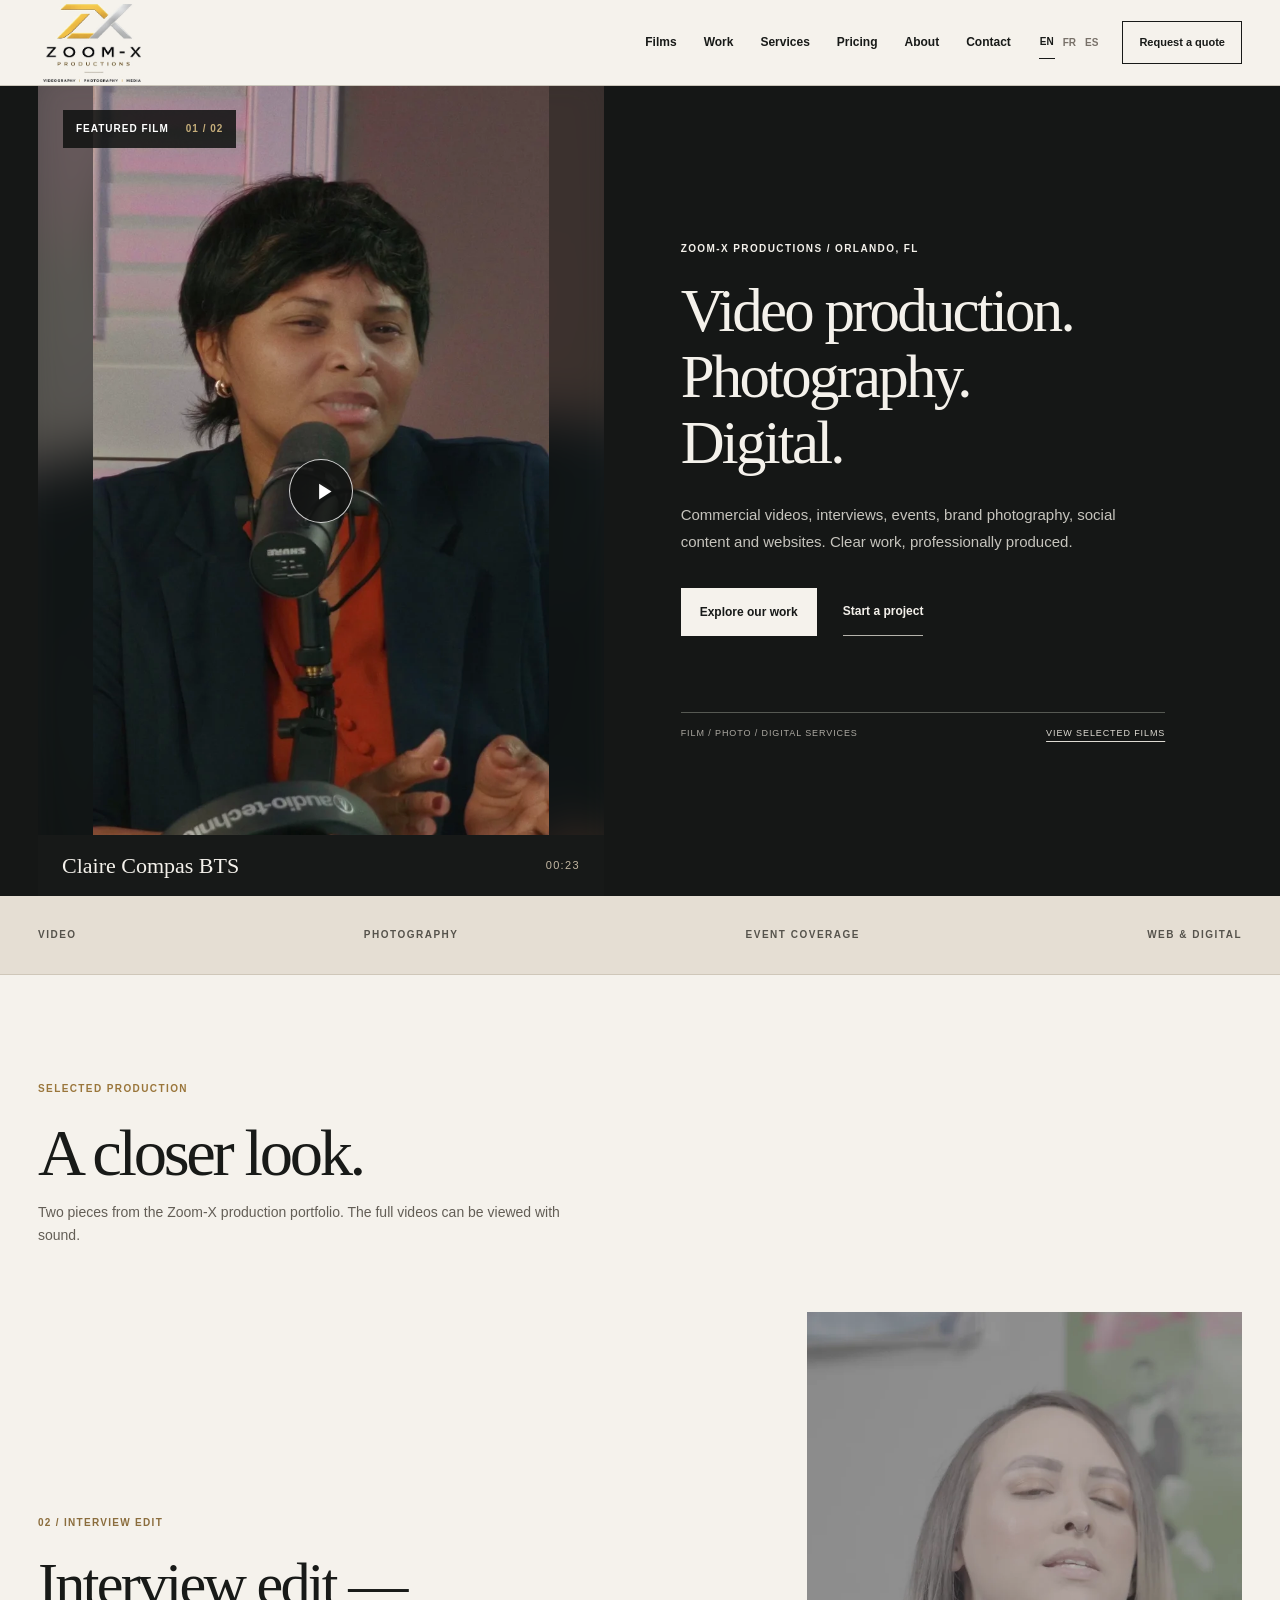
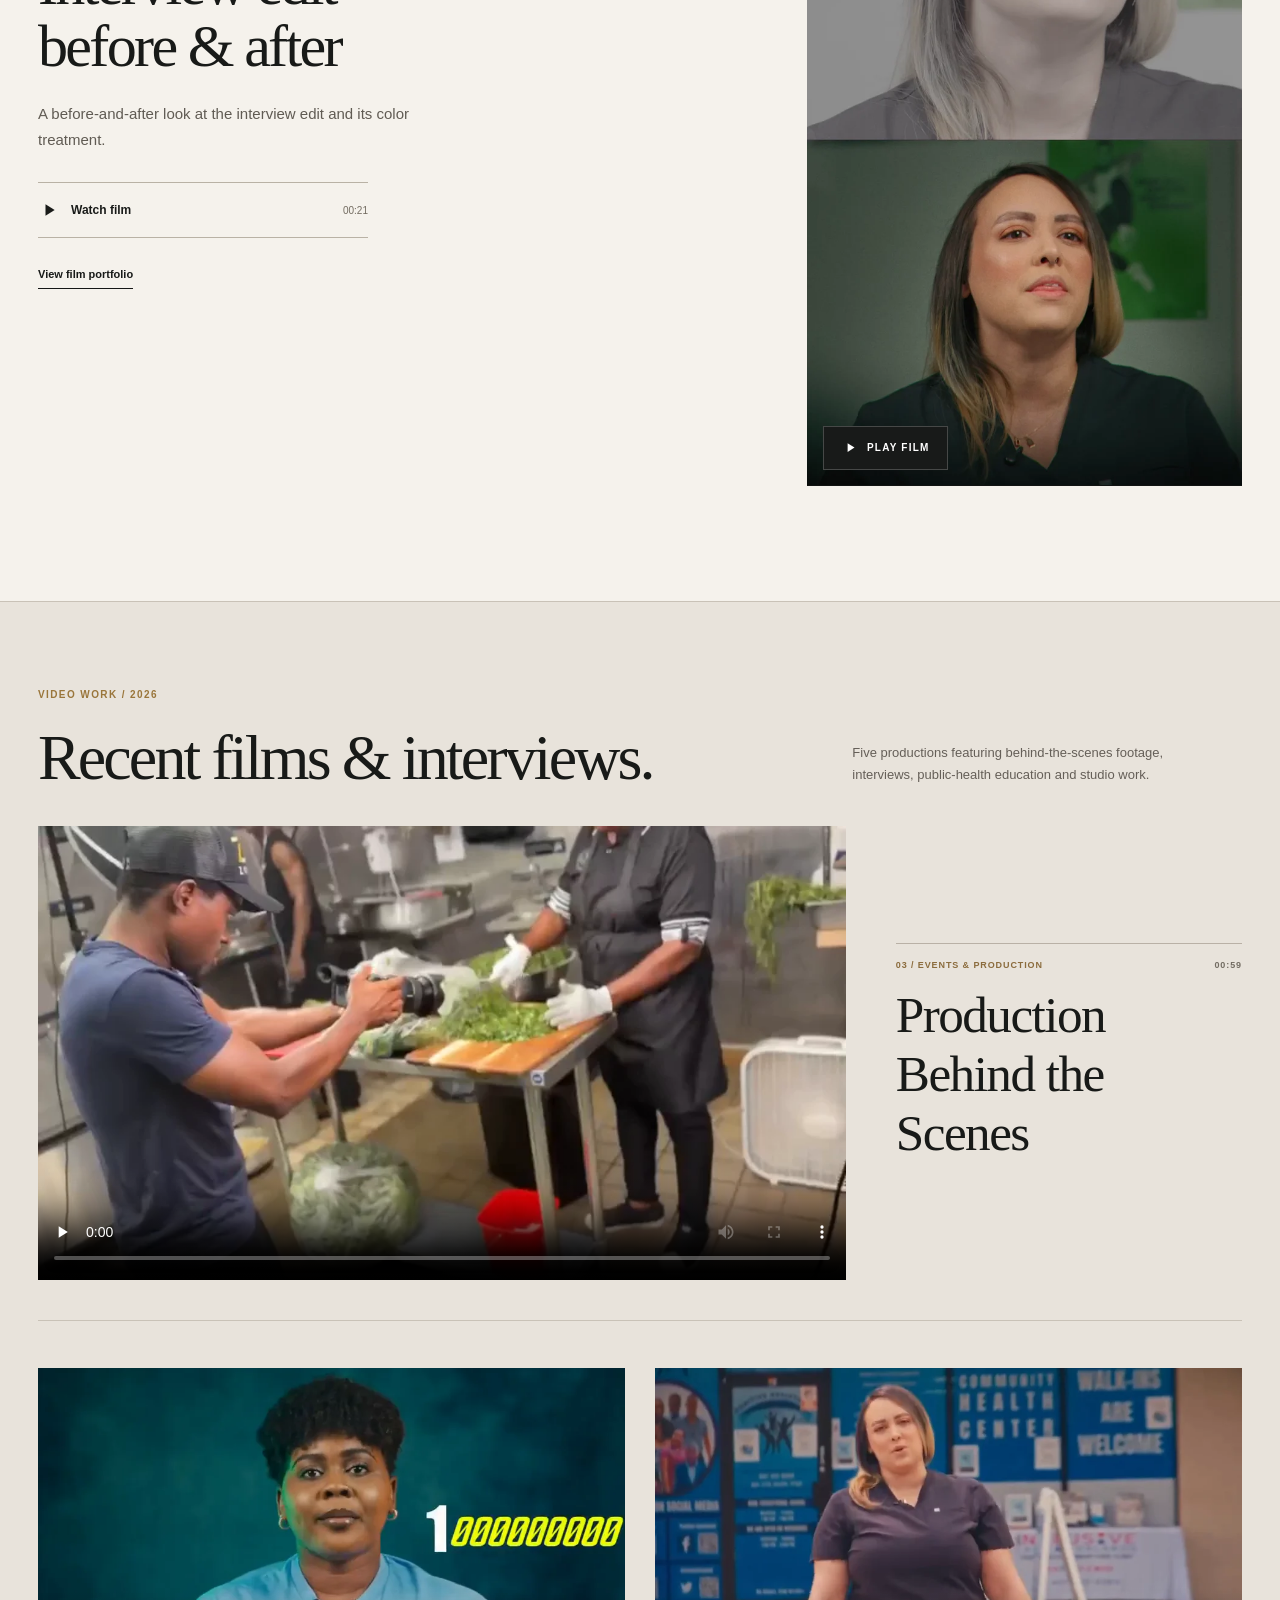
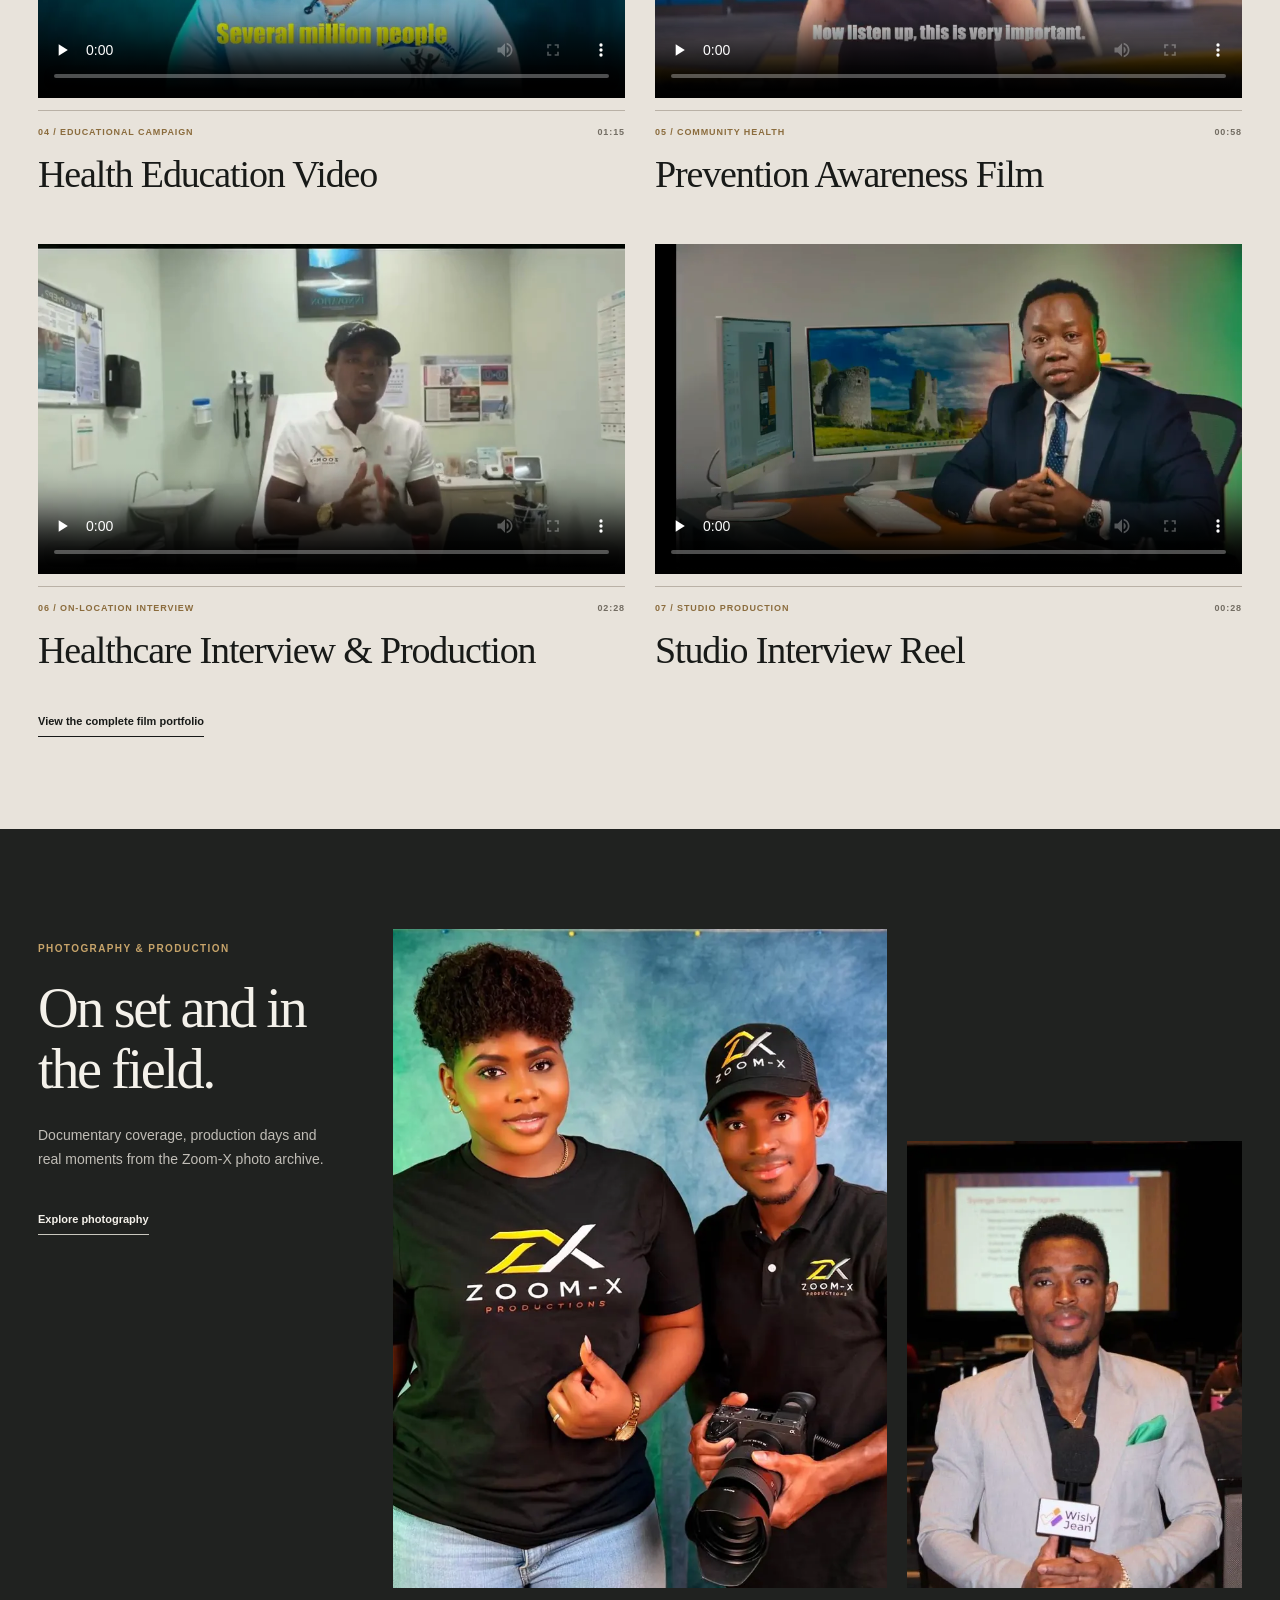
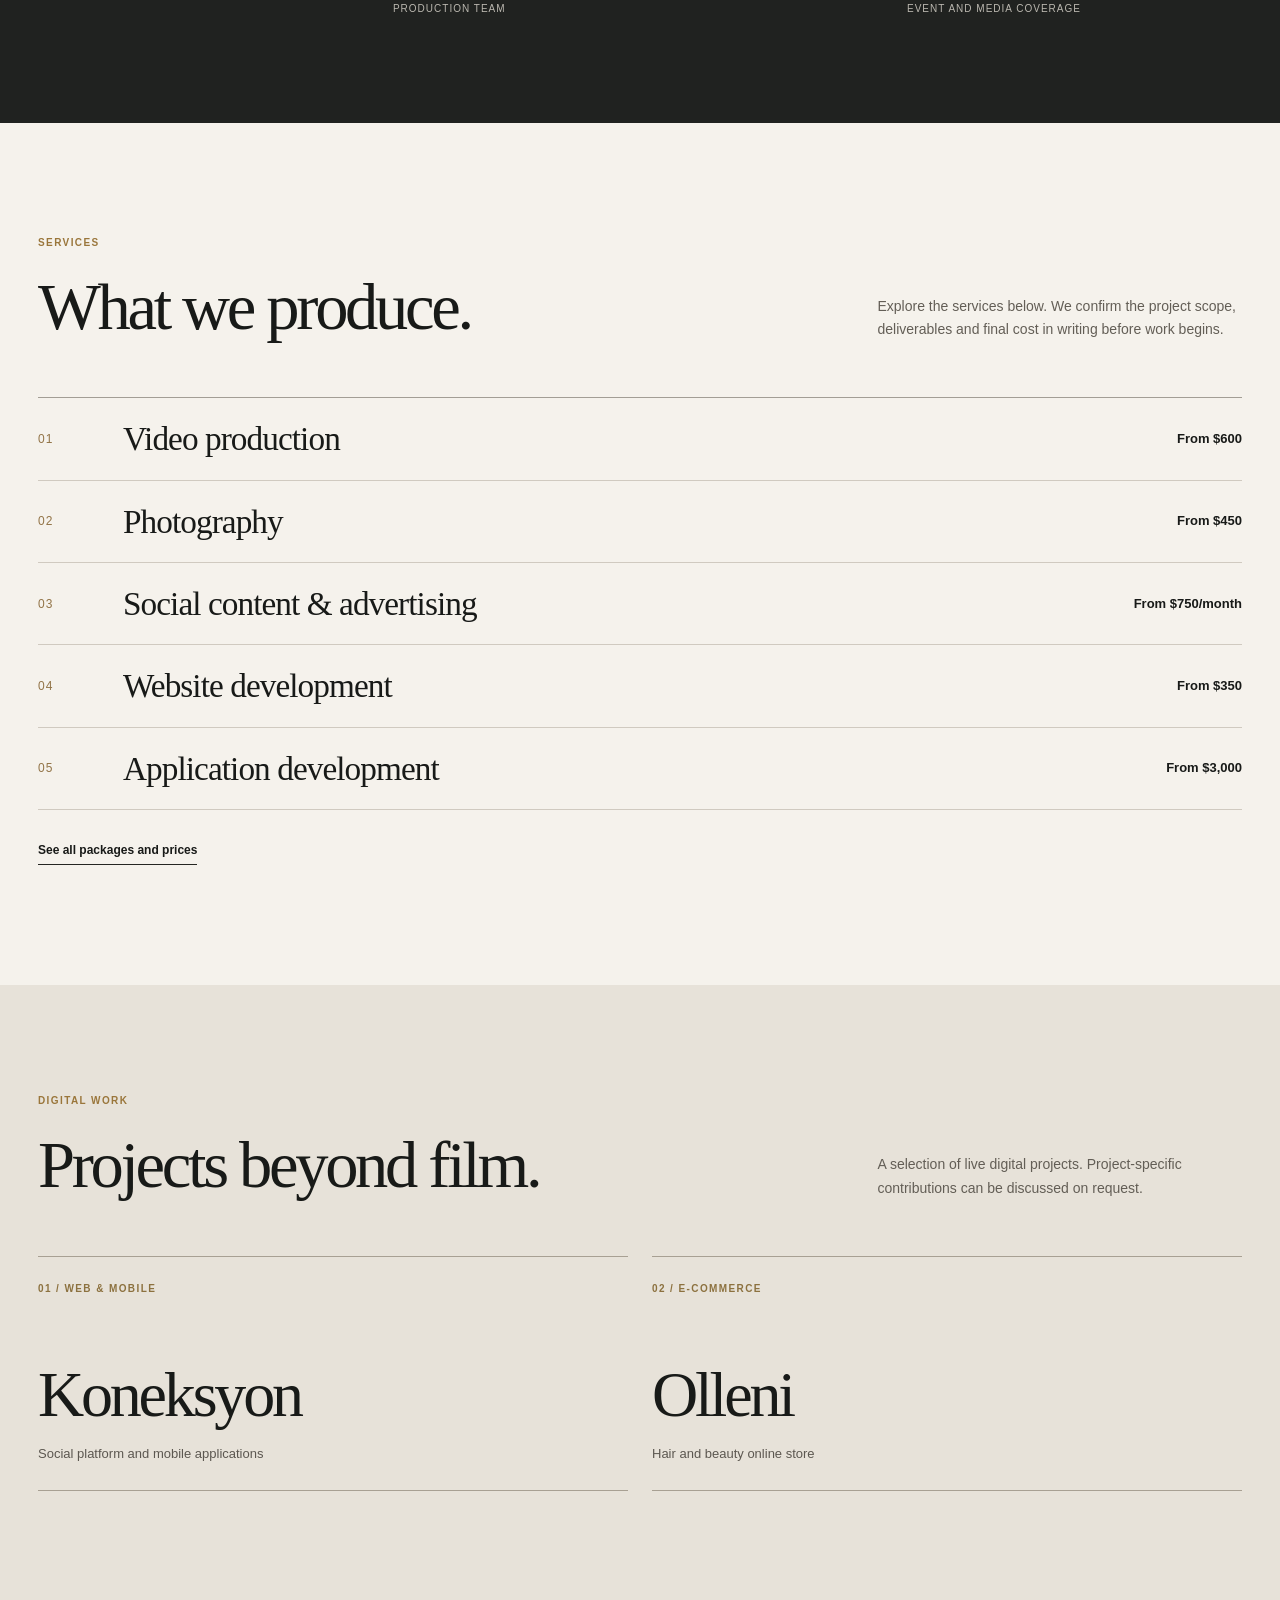
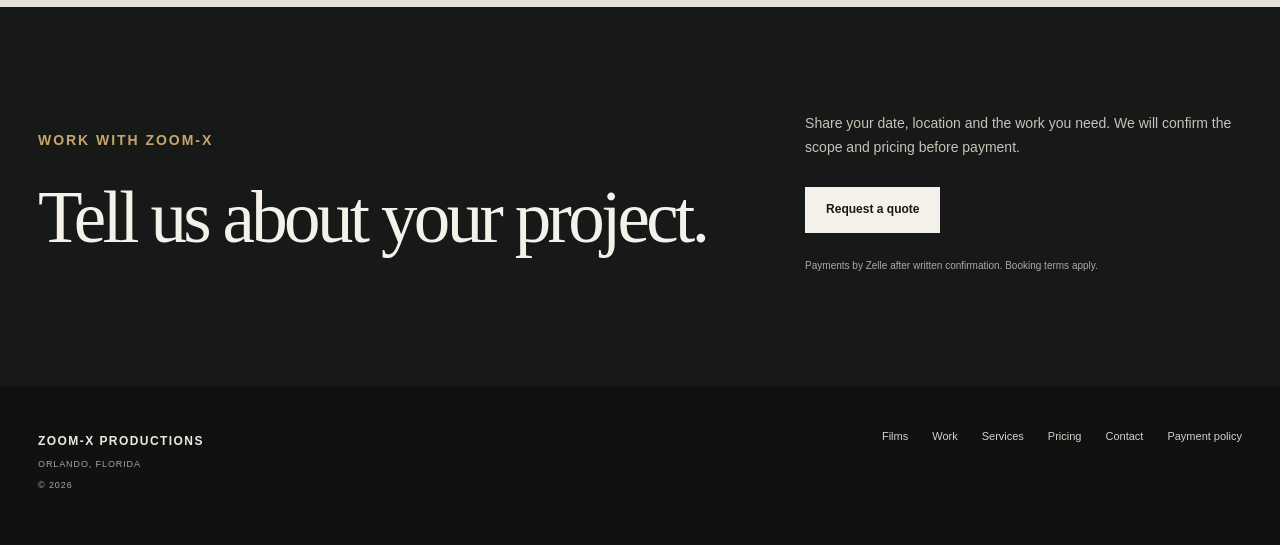
<file: index.html>
<!doctype html>
<html lang="en">
<head>
  <meta charset="utf-8">
  <meta name="viewport" content="width=device-width,initial-scale=1,viewport-fit=cover">
  <meta name="theme-color" content="#f4f1ea">
  <meta name="description" content="Zoom-X Productions: video production, photography, event coverage, websites and digital services. Explore our films and request a production quote.">
  <title>Zoom-X Productions | Film, Photography & Digital</title>
  <link rel="preload" href="assets/video-portfolio/Claire-Compas-BTS-poster.webp" as="image" type="image/webp">
  <style id="zoomx-studio-design">/* Zoom-X: restrained film-led homepage, v10 */
:root{--paper:#f5f2ec;--paper2:#eae6df;--ink:#181a18;--dark:#151716;--dark2:#1e211f;--line:#cbc6bb;--gold:#b18b48;--muted:#68645d;--sans:Arial,'Helvetica Neue',Helvetica,sans-serif;--serif:Georgia,'Times New Roman',serif}
*{box-sizing:border-box}
html{scroll-behavior:smooth}
body{margin:0;min-width:280px;background:var(--paper);color:var(--ink);font:15px/1.55 var(--sans);-webkit-font-smoothing:antialiased}
a{color:inherit;text-decoration:none}button{font:inherit}img{max-width:100%;display:block}svg{display:block}
.shell{width:min(1400px,calc(100% - 76px));margin-inline:auto}
.skip-link{position:absolute;left:-10000px;top:auto;z-index:500;background:white;padding:12px}.skip-link:focus{top:0;left:0}
:focus-visible{outline:2px solid var(--gold);outline-offset:3px}
.site-header{position:relative;z-index:50;background:var(--paper);border-bottom:1px solid var(--line)}
.header-inner{height:85px;display:flex;justify-content:space-between;align-items:center;gap:28px}
.brand{display:flex;align-items:center;flex:none;width:108px;height:77px;overflow:visible}
.brand img{width:108px;height:auto;max-height:78px;object-fit:contain}
.main-nav{display:flex;align-items:center;gap:27px;margin-left:auto}
.main-nav a{font-size:12px;line-height:1.2;font-weight:600;transition:color .15s}
.main-nav a:hover{color:#947038}
.header-controls{display:flex;align-items:center;gap:23px}
.locale-switch{display:flex;align-items:center;gap:7px}
.locale-switch button{border:none;background:none;color:#787169;padding:8px 1px;font-size:10px;font-weight:700;cursor:pointer}
.locale-switch button[aria-pressed="true"]{color:var(--ink);border-bottom:1px solid var(--ink)}
.header-inquiry{border:1px solid var(--ink);font-size:11px;line-height:1;padding:15px 16px;font-weight:700;white-space:nowrap;transition:background .18s,color .18s}
.header-inquiry:hover{background:var(--ink);color:var(--paper)}
.menu-button{display:none;background:none;border:none;color:var(--ink);font-size:11px;font-weight:700;cursor:pointer;align-items:center;gap:9px;padding:12px 0}
.menu-line{width:20px;height:1px;background:currentColor;position:relative}
.menu-line:after{content:"";width:20px;height:1px;position:absolute;left:0;top:6px;background:currentColor}
/* Film first: one featured film, no overlaying content panels */
.hero{background:var(--dark);color:#f4f1eb}
.hero-grid{display:grid;grid-template-columns:minmax(0,.94fr) minmax(0,1.06fr);align-items:stretch;gap:0}
.hero-media{position:relative;min-height:650px;height:min(810px,calc(100svh - 85px));background:#2a2b29;overflow:hidden;isolation:isolate}
.hero-media video{position:absolute;inset:0;width:100%;height:100%;display:block;object-fit:cover;object-position:center 50%;filter:contrast(1.03)}
.media-corner{position:absolute;z-index:2;left:25px;top:24px;display:flex;gap:17px;align-items:center;text-transform:uppercase;letter-spacing:.10em;font-size:10px;font-weight:700;color:#fff;background:rgba(14,16,15,.84);padding:11px 13px}
.media-corner span+span{color:#c5ad7a}
.media-caption{position:absolute;z-index:2;bottom:0;left:0;right:0;display:flex;justify-content:space-between;align-items:center;gap:15px;padding:18px 24px;background:#171918;color:#f4f1eb}
.media-caption strong{font:400 22px/1.15 var(--serif)}
.media-caption span{font-size:11px;letter-spacing:.12em;color:#c3b7a2}
.film-play{display:grid;place-items:center;width:64px;height:64px;background:rgba(18,19,18,.86);color:#fff;border:1px solid rgba(255,255,255,.8);border-radius:50%;cursor:pointer;transition:background .2s,transform .2s}
.film-play svg{width:27px;height:27px;margin-left:4px}
.film-play:hover{background:#a17b41;transform:scale(1.04)}
.hero-play{position:absolute;z-index:4;top:50%;left:50%;transform:translate(-50%,-50%)}
.hero-play:hover{transform:translate(-50%,-50%) scale(1.05)}
.hero-copy{min-width:0;display:flex;flex-direction:column;justify-content:center;padding:60px clamp(45px,6vw,110px);position:relative}
.eyebrow{font-size:10px;letter-spacing:.14em;font-weight:700;line-height:1.5;text-transform:uppercase;margin:0 0 22px}
.eyebrow.accent{color:#9a763b}.eyebrow.light{color:#c7a46a}
.hero h1{font:400 clamp(43px,4.75vw,75px)/1.09 var(--serif);letter-spacing:-.045em;margin:0 0 26px;max-width:630px}
.hero h1 span{display:block;overflow-wrap:normal}
.hero-text{font-size:15px;line-height:1.75;color:#c6c4bd;max-width:460px;margin:0}
.hero-actions{display:flex;gap:24px 26px;align-items:center;flex-wrap:wrap;margin-top:33px}
.main-action{display:inline-flex;justify-content:center;align-items:center;background:#f5f2ec;color:#171918;min-height:48px;padding:15px 19px;font-size:12px;font-weight:700;transition:background .15s}
.main-action:hover{background:#d9c59d}
.secondary-action{display:inline-flex;align-items:center;padding:8px 0;border-bottom:1px solid #b5b3ac;min-height:48px;font-size:12px;font-weight:700}
.hero-lower{margin-top:76px;padding-top:14px;border-top:1px solid #565953;display:flex;justify-content:space-between;align-items:center;gap:20px;font-size:9px;letter-spacing:.10em;color:#aca9a2}
.hero-lower a{color:#dedbd3;text-decoration:underline;text-underline-offset:5px}
.discipline-bar{background:#e5ded3;border-bottom:1px solid #cfc7b9}
.discipline-inner{min-height:78px;display:flex;align-items:center;justify-content:space-between;gap:18px}
.discipline-inner span{font-size:10px;font-weight:700;letter-spacing:.15em;color:#56534c}
/* Main selected film */
.film-section{padding:106px 0 115px;background:var(--paper)}
.section-intro{max-width:920px;margin-bottom:65px}
.section-intro h2{font:400 clamp(40px,5.2vw,80px)/1.04 var(--serif);letter-spacing:-.05em;margin:0 0 14px}
.section-intro p:last-child{color:#635e56;margin:0;font-size:14px;line-height:1.65;max-width:550px}
.feature-film{display:grid;grid-template-columns:minmax(0,.8fr) minmax(0,1.2fr);gap:clamp(50px,8vw,138px);align-items:center}
.feature-film-copy{max-width:520px}
.project-no{font-size:10px;letter-spacing:.13em;font-weight:700;color:#8b6d3d}
.feature-film-copy h3{font:400 clamp(39px,4.7vw,74px)/1.03 var(--serif);letter-spacing:-.045em;margin:21px 0 24px}
.feature-film-copy p{max-width:390px;margin:0 0 29px;font-size:15px;line-height:1.75;color:#605b53}
.watch-link{display:flex;align-items:center;gap:13px;width:min(100%,330px);text-align:left;background:none;color:#191b19;border:0;border-top:1px solid #b9b2a5;border-bottom:1px solid #b9b2a5;padding:17px 0;font-size:12px;font-weight:700;cursor:pointer}
.watch-link svg{width:20px;height:20px}
.watch-link .duration{margin-left:auto;font-size:10px;color:#736c61;font-weight:400}
.collection-link{display:inline-block;margin-top:28px;padding-bottom:5px;border-bottom:1px solid #151716;font-size:11px;font-weight:700}
.feature-film-image{position:relative;display:block;padding:0;border:0;background:#141715;cursor:pointer;aspect-ratio:1.2/1;overflow:hidden;width:100%}
.feature-film-image img{width:100%;height:100%;object-fit:cover;object-position:center 41%;transition:transform .55s}
.feature-film-image:hover img{transform:scale(1.025)}
.feature-film-image-label{position:absolute;bottom:22px;left:22px;background:#181a19;color:#fff;padding:13px 18px;font-size:10px;font-weight:700;letter-spacing:.12em}
/* Production photography: dark with image hierarchy */
.field-section{background:#202220;color:#f4f1ea;padding:100px 0 107px}
.field-grid{display:grid;grid-template-columns:minmax(0,.8fr) minmax(0,1.18fr) minmax(0,.8fr);gap:20px;align-items:end}
.field-intro{align-self:start;padding:12px 42px 0 0}
.field-intro h2{font:400 clamp(38px,4.4vw,67px)/1.09 var(--serif);letter-spacing:-.043em;margin:0 0 23px}
.field-intro p:not(.eyebrow){font-size:14px;line-height:1.7;color:#c0bdb6;margin:0 0 35px;max-width:390px}
.text-on-dark{display:inline-block;font-size:11px;font-weight:700;color:#f4f1ea;border-bottom:1px solid #c9c7be;padding-bottom:6px}
.field-figure{min-width:0;margin:0}
.field-figure img{height:auto;display:block;width:100%;object-fit:cover;background:#31322f}
.field-figure-primary img{aspect-ratio:3/4}
.field-figure-secondary img{aspect-ratio:3/4}
.field-figure figcaption{padding-top:13px;color:#bab7af;font-size:10px;letter-spacing:.10em;text-transform:uppercase}
/* Services and digital projects */
.services-section{padding:112px 0 120px;background:#f5f2ec}
.section-intro-split{max-width:none;display:grid;grid-template-columns:1fr minmax(220px,.48fr);gap:80px;align-items:end;margin-bottom:56px}
.section-intro-split h2{margin-bottom:0}
.section-intro-split>p{font-size:14px;line-height:1.75;color:#625c52;margin:0 0 5px}
.services-list{border-top:1px solid #a39e95}
.service-row{display:grid;grid-template-columns:55px minmax(0,1fr) 155px;align-items:center;gap:30px;border-bottom:1px solid #d0cac0;padding:21px 0;transition:padding-left .18s}
.service-row:hover{padding-left:10px}
.service-row span{font:12px/1 var(--sans);color:#927447;letter-spacing:.10em}
.service-row strong{font:400 clamp(24px,2.6vw,39px)/1.18 var(--serif);letter-spacing:-.028em}
.service-row em{font-size:13px;font-style:normal;text-align:right;font-weight:700}
.underlined-link{display:inline-block;margin-top:31px;padding-bottom:5px;border-bottom:1px solid #252622;font-size:12px;font-weight:700}
.digital-section{padding:108px 0 116px;background:#e7e2d9}
.digital-rows{display:grid;grid-template-columns:repeat(2,minmax(0,1fr));gap:24px}
.digital-rows a{display:flex;min-height:235px;flex-direction:column;align-items:flex-start;border-top:1px solid #a8a093;border-bottom:1px solid #a8a093;padding:24px 0 25px;transition:padding-left .15s}
.digital-rows a:hover{padding-left:12px}
.digital-rows span{font-size:10px;letter-spacing:.14em;color:#8c713f;font-weight:700}
.digital-rows strong{font:400 clamp(42px,5vw,72px)/1.05 var(--serif);letter-spacing:-.05em;margin:auto 0 16px}
.digital-rows small{font-size:13px;color:#5c5750}
/* Booking */
.contact-section{padding:104px 0 112px;background:#171918;color:#f4f1ea}
.contact-grid{display:grid;grid-template-columns:minmax(0,1fr) minmax(0,.65fr);gap:95px;align-items:center}
.contact-grid h2{font:400 clamp(46px,5.7vw,85px)/1.04 var(--serif);letter-spacing:-.05em;margin:0;max-width:700px}
.contact-grid p{font-size:14px;line-height:1.72;color:#c8c3b9;margin:0 0 28px;max-width:460px}
.contact-action{display:inline-flex;align-items:center;justify-content:center;min-height:46px;background:#f4f1ea;color:#171918;padding:13px 21px;font-size:12px;font-weight:700}
.contact-grid p.payment-note{font-size:10px;color:#aca9a2;max-width:360px;margin-top:24px;margin-bottom:0}
.footer{background:#101211;color:#eee9df;padding:42px 0 52px}
.footer-inner{display:flex;justify-content:space-between;gap:36px}
.footer-name{font-size:12px;font-weight:700;letter-spacing:.12em}
.footer-inner small{display:block;font-size:9px;color:#a9a69e;letter-spacing:.1em;margin-top:7px}
.footer-inner nav{display:flex;flex-wrap:wrap;align-content:flex-start;justify-content:flex-end;gap:12px 24px;max-width:650px}
.footer-inner nav a{font-size:11px;color:#d4d0c7}
.fade-in{opacity:1;transform:none}
.has-motion .fade-in{opacity:0;transform:translateY(13px);transition:opacity .55s ease-out,transform .55s ease-out}
.has-motion .fade-in.visible{opacity:1;transform:none}
@media(max-width:1120px){
  .main-nav{gap:18px}.header-controls{gap:14px}.header-inquiry{display:none}
  .hero-copy{padding-inline:clamp(30px,4vw,70px)}
  .hero h1{font-size:clamp(36px,4.4vw,62px)}
  .field-grid{grid-template-columns:.8fr 1fr .65fr}
}
@media(max-width:830px){
  .shell{width:min(100% - 44px,1400px)}
  .header-inner{height:77px}
  .brand{width:94px;height:70px}.brand img{width:94px;max-height:70px}
  .menu-button{display:flex}.main-nav{display:none;position:absolute;top:77px;left:0;right:0;margin:0;padding:22px 23px 29px;background:var(--paper);border-top:1px solid var(--line);border-bottom:1px solid var(--line);flex-direction:column;align-items:flex-start;gap:0;box-shadow:0 12px 22px rgba(0,0,0,.11)}
  .main-nav.open{display:flex}
  .main-nav a{width:100%;padding:12px 2px;border-bottom:1px solid #d1cbc0;font-size:17px;font-weight:500}
  .hero-grid{grid-template-columns:minmax(0,.95fr) minmax(0,1.05fr)}
  .hero-media{height:600px;min-height:0}
  .hero-copy{padding:48px 32px}
  .hero h1{font-size:clamp(33px,4.6vw,52px)}
  .hero-lower{display:none}
  .discipline-inner{min-height:65px}
  .discipline-inner span{font-size:9px}
  .field-grid{grid-template-columns:1fr 1fr;gap:17px}
  .field-intro{grid-column:1/-1;padding:0;max-width:550px;margin-bottom:18px}
  .field-figure-primary img,.field-figure-secondary img{aspect-ratio:4/5}
  .section-intro-split{gap:30px}
  .feature-film{gap:45px}
  .contact-grid{gap:40px}
}
@media(max-width:620px){
  .shell{width:calc(100% - 36px)}
  .header-inner{height:73px;gap:10px}
  .brand{width:90px;height:67px}.brand img{width:90px;max-height:66px}
  .main-nav{top:73px}
  .header-controls{margin-left:auto;gap:21px}
  .locale-switch{gap:9px}.locale-switch button{font-size:10px}
  .menu-button{font-size:10px;gap:7px}.menu-line,.menu-line:after{width:16px}
  .hero-grid{display:flex;flex-direction:column}
  .hero-media{height:min(62svh,550px);min-height:370px;margin-left:-18px;margin-right:-18px;flex:none}
  .hero-media video{object-position:center 46%}
  .media-corner{top:14px;left:16px;padding:9px 11px;font-size:9px;gap:12px}
  .media-caption{padding:13px 17px}
  .media-caption strong{font-size:18px}
  .media-caption span{font-size:9px}
  .film-play{width:56px;height:56px}.film-play svg{width:24px;height:24px}
  .hero-copy{padding:30px 0 45px}
  .hero h1{font-size:clamp(34px,9.1vw,44px);line-height:1.09;letter-spacing:-.042em;margin:0 0 19px}
  .hero .eyebrow{margin-bottom:13px}
  .hero-text{font-size:13px;line-height:1.55;max-width:36ch}
  .hero-actions{margin-top:24px;gap:12px 23px}
  .main-action{min-height:44px;padding:12px 15px;font-size:11px}
  .secondary-action{min-height:44px;font-size:11px}
  .discipline-bar{display:none}
  .film-section{padding:58px 0 72px}
  .section-intro{margin-bottom:30px}
  .eyebrow{font-size:9px;margin-bottom:11px}
  .section-intro h2{font-size:clamp(37px,9.8vw,55px);margin-bottom:13px}
  .section-intro p:last-child{font-size:13px}
  .feature-film{grid-template-columns:1fr;gap:27px}
  .feature-film-image{order:0;aspect-ratio:4/4.4;max-height:520px}
  .feature-film-copy{order:1}
  .feature-film-copy h3{font-size:38px;margin:13px 0 10px}
  .feature-film-copy p{font-size:13px;margin-bottom:19px}
  .watch-link{padding:14px 0}
  .collection-link{margin-top:17px}
  .feature-film-image-label{left:15px;bottom:15px;padding:11px 14px}
  .field-section{padding:57px 0 70px}
  .field-grid{grid-template-columns:1fr 1fr;gap:13px}
  .field-intro{margin-bottom:8px}
  .field-intro h2{font-size:clamp(37px,10vw,54px)}
  .field-intro p:not(.eyebrow){font-size:13px;margin-bottom:19px}
  .field-figure-primary img,.field-figure-secondary img{aspect-ratio:3/4}
  .field-figure figcaption{font-size:9px;line-height:1.4}
  .services-section,.digital-section{padding:61px 0 71px}
  .section-intro-split{grid-template-columns:1fr;gap:12px;margin-bottom:27px}
  .section-intro-split h2{font-size:clamp(36px,9.5vw,53px)}
  .section-intro-split>p{font-size:13px}
  .service-row{grid-template-columns:27px minmax(0,1fr);gap:9px 14px;padding:17px 0}
  .service-row strong{font-size:24px;grid-column:2}
  .service-row em{grid-column:2;text-align:left;font-size:11px}
  .service-row span{grid-row:1/3;align-self:start;margin-top:6px}
  .service-row:hover{padding-left:0}
  .underlined-link{margin-top:24px}
  .digital-rows{grid-template-columns:1fr;gap:20px}
  .digital-rows a{min-height:150px;padding:18px 0}
  .digital-rows strong{font-size:45px;margin:15px 0 11px}
  .contact-section{padding:64px 0 70px}
  .contact-grid{grid-template-columns:1fr;gap:18px}
  .contact-grid h2{font-size:clamp(44px,10vw,58px)}
  .contact-grid p{font-size:13px;margin-bottom:22px}
  .footer-inner{flex-direction:column;gap:22px}
  .footer-inner nav{justify-content:flex-start;gap:12px 19px}
}
@media(max-width:350px){
  .shell{width:calc(100% - 30px)}
  .hero-media{margin-left:-15px;margin-right:-15px}
  .brand,.brand img{width:83px}
  .header-controls{gap:12px}.locale-switch{gap:5px}
  .hero h1{font-size:32px}
  .main-action,.secondary-action{font-size:10px}
}
@media(prefers-reduced-motion:reduce){html{scroll-behavior:auto}*,*::before,*::after{transition:none!important;animation:none!important}.has-motion .fade-in{opacity:1!important;transform:none!important}}

/* Inline film playback: no dialogs, no fullscreen takeover, no cropped portrait footage. */
[hidden]{display:none!important}
.hero-media::before{content:"";position:absolute;inset:-20px;z-index:0;background:linear-gradient(rgba(15,16,15,.4),rgba(15,16,15,.55)),url("assets/video-portfolio/Claire-Compas-BTS-poster.webp") center/cover no-repeat;filter:blur(26px);transform:scale(1.05);pointer-events:none}
.hero-media video{z-index:1;object-fit:contain;object-position:center;filter:none;background:transparent}
.hero-media.is-playing .media-corner,.hero-media.is-playing .media-caption,.hero-media.is-playing .hero-play{display:none!important}
.feature-film-image{width:min(100%,435px);max-height:none;aspect-ratio:9/16;display:flex;align-items:center;justify-content:center;margin-left:auto;margin-right:0;background:#121413;overflow:hidden;cursor:default}
.feature-film-image video{display:block;width:100%;height:100%;aspect-ratio:9/16;object-fit:contain;background:#121413}
.feature-film-image-label{display:flex;align-items:center;gap:10px;bottom:16px;left:16px;border:1px solid rgba(255,255,255,.2);cursor:pointer;z-index:2}
.feature-film-image-label svg{width:15px;height:15px}
.feature-film-image.is-playing .feature-film-image-label{display:none!important}
.hero-media video:focus-visible,.feature-film-image video:focus-visible{outline:2px solid #cbaa70;outline-offset:-3px}
@media(max-width:620px){.feature-film-image{width:min(100%,390px);max-height:none;aspect-ratio:9/16;margin-inline:auto}.hero-media::before{filter:blur(18px)}}

/* Additional verified Zoom-X videos: native in-frame playback */
.new-reels{background:#e8e3db;color:#181a18;padding:85px 0 92px;border-top:1px solid #c9c2b7}
.new-reels-header{display:grid;grid-template-columns:1.25fr .65fr;gap:65px;align-items:end;margin-bottom:35px}
.new-reels-header h2{font:400 clamp(38px,5vw,68px)/1.05 Georgia,'Times New Roman',serif;letter-spacing:-.045em;margin:0}
.new-reels-header>p{font-size:13px;line-height:1.7;color:#655f58;max-width:350px;margin:0 0 5px}
.new-reels-grid{display:grid;grid-template-columns:repeat(2,minmax(0,1fr));gap:47px 30px}
.new-reels-card{min-width:0}
.new-reels-player{background:#171918;overflow:hidden}
.new-reels-player video{display:block;width:100%;height:auto;aspect-ratio:16/9;object-fit:contain;background:#171918}
.new-reels-meta{padding:15px 0 0;border-top:1px solid #b9b1a6;margin-top:12px}
.new-reels-small{display:flex;align-items:baseline;justify-content:space-between;gap:10px;color:#8b6c3d;font-size:9px;font-weight:700;letter-spacing:.10em}
.new-reels-small>span:last-child{color:#736d63}
.new-reels-meta h3{margin:13px 0 0;font:400 clamp(25px,3vw,38px)/1.15 Georgia,'Times New Roman',serif;letter-spacing:-.03em}
.new-reels-card:first-child{grid-column:1/-1;display:grid;grid-template-columns:minmax(0,1.4fr) minmax(275px,.6fr);gap:50px;align-items:center;padding-bottom:40px;border-bottom:1px solid #c9c2b7}
.new-reels-card:first-child .new-reels-meta{margin:0}
.new-reels-card:first-child h3{font-size:clamp(34px,4vw,55px)}
.new-reels-link{display:inline-block;margin-top:40px;padding-bottom:6px;border-bottom:1px solid #171918;font-size:11px;font-weight:700}
@media(max-width:900px){
 .new-reels-header{grid-template-columns:1fr;gap:12px}
 .new-reels-card:first-child{grid-template-columns:1fr;gap:17px}
 .new-reels-card:first-child h3{font-size:36px}
}
@media(max-width:620px){
 .new-reels{padding:56px 0 66px}
 .new-reels-header h2{font-size:40px}
 .new-reels-header>p{font-size:12px}
 .new-reels-grid{grid-template-columns:1fr;gap:37px}
 .new-reels-card:first-child{grid-column:1;padding-bottom:27px}
 .new-reels-card:first-child h3,.new-reels-meta h3{font-size:29px}
 .new-reels-link{margin-top:30px}
}

</style>
  
</head>
<body>
  <a class="skip-link" href="#main">Skip to content</a>
  <header class="site-header">
    <div class="shell header-inner">
      <a class="brand" href="index.html" aria-label="Zoom-X Productions homepage"><img src="assets/zoomx-logo.png?v=20261030-png" width="110" height="82" alt="Zoom-X Productions"></a>
      <nav class="main-nav" id="main-nav" aria-label="Primary navigation">
        <a href="videos.html" data-i18n="navFilms">Films</a>
        <a href="work.html" data-i18n="navWork">Work</a>
        <a href="services.html" data-i18n="navServices">Services</a>
        <a href="pricing.html" data-i18n="navPricing">Pricing</a>
        <a href="about.html" data-i18n="navAbout">About</a>
        <a href="contact.html" data-i18n="navContact">Contact</a>
      </nav>
      <div class="header-controls">
        <div class="locale-switch" role="group" aria-label="Language">
          <button type="button" data-locale="en" aria-pressed="true">EN</button>
          <button type="button" data-locale="fr" aria-pressed="false">FR</button>
          <button type="button" data-locale="es" aria-pressed="false">ES</button>
        </div>
        <a class="header-inquiry" href="contact.html" data-i18n="headerQuote">Request a quote</a>
        <button type="button" class="menu-button" id="menu-button" aria-controls="main-nav" aria-expanded="false"><span data-i18n="menu">Menu</span><span class="menu-line" aria-hidden="true"></span></button>
      </div>
    </div>
  </header>

  <main id="main">
    <section class="hero" id="top" aria-labelledby="hero-heading">
      <div class="shell hero-grid">
        <div class="hero-media">
          <video id="hero-video" playsinline webkit-playsinline preload="none" poster="assets/video-portfolio/Claire-Compas-BTS-poster.webp" width="720" height="1280" aria-label="Claire Compas BTS, watch here with sound">
            <source src="assets/video-portfolio/Claire-Compas-BTS-web.mp4" type="video/mp4">
          </video>
          <div class="media-corner"><span data-i18n="featuredFilm">Featured film</span><span>01 / 02</span></div>
          <button class="film-play hero-play" type="button" data-play-film="claire" aria-label="Play Claire Compas BTS with sound">
            <svg viewBox="0 0 24 24" aria-hidden="true"><path d="m9 5 11 7-11 7z" fill="currentColor"/></svg>
          </button>
          <div class="media-caption"><strong>Claire Compas BTS</strong><span>00:23</span></div>
        </div>
        <div class="hero-copy">
          <p class="eyebrow" data-i18n="heroOverline">ZOOM-X PRODUCTIONS / ORLANDO, FL</p>
          <h1 id="hero-heading"><span data-i18n="heroLine1">Video production.</span><span data-i18n="heroLine2">Photography.</span><span data-i18n="heroLine3">Digital.</span></h1>
          <p class="hero-text" data-i18n="heroDescription">Commercial videos, interviews, events, brand photography, social content and websites. Clear work, professionally produced.</p>
          <div class="hero-actions">
            <a href="work.html" class="main-action"><span data-i18n="heroWork">Explore our work</span></a>
            <a href="contact.html" class="secondary-action"><span data-i18n="heroContact">Start a project</span></a>
          </div>
          <div class="hero-lower"><span data-i18n="heroAside">FILM / PHOTO / DIGITAL SERVICES</span><a href="#films" data-i18n="heroScroll">VIEW SELECTED FILMS</a></div>
        </div>
      </div>
    </section>

    <div class="discipline-bar" aria-label="Services overview"><div class="shell discipline-inner"><span data-i18n="barVideo">VIDEO</span><span data-i18n="barPhoto">PHOTOGRAPHY</span><span data-i18n="barEvent">EVENT COVERAGE</span><span data-i18n="barWeb">WEB & DIGITAL</span></div></div>

    <section class="film-section" id="films" aria-labelledby="films-heading">
      <div class="shell">
        <div class="section-intro fade-in"><p class="eyebrow accent" data-i18n="filmsEyebrow">SELECTED PRODUCTION</p><h2 id="films-heading" data-i18n="filmsHeading">A closer look.</h2><p data-i18n="filmsIntro">Two pieces from the Zoom-X production portfolio. The full videos can be viewed with sound.</p></div>
        <div class="feature-film">
          <div class="feature-film-copy fade-in"><span class="project-no">02 / <span data-i18n="filmType">INTERVIEW EDIT</span></span><h3 data-i18n="editFilmTitle">Interview edit — before &amp; after</h3><p data-i18n="claireDescription">A before-and-after look at the interview edit and its color treatment.</p><button class="watch-link" type="button" data-play-film="zoom"><svg viewBox="0 0 24 24" aria-hidden="true"><path d="m9 5 11 7-11 7z" fill="currentColor"/></svg><span data-i18n="watchFilm">Watch film</span><span class="duration">00:21</span></button><a href="videos.html" class="collection-link" data-i18n="allFilms">View film portfolio</a></div>
          <div class="feature-film-image fade-in" aria-label="Interview editing before and after video">
            <video id="edit-video" playsinline webkit-playsinline preload="none" poster="assets/video-portfolio/Zoom-and-Ang-poster.webp" width="720" height="1280" aria-label="Interview edit before and after, play here with sound">
              <source src="assets/video-portfolio/Zoom-and-Ang-web.mp4" type="video/mp4">
              Your browser does not support MP4 playback.
            </video>
            <button class="feature-film-image-label" type="button" data-play-film="zoom" aria-label="Play the interview edit in this frame"><svg viewBox="0 0 24 24" aria-hidden="true"><path d="m9 5 11 7-11 7z" fill="currentColor"/></svg><span data-i18n="openFilm">PLAY FILM</span></button>
          </div>
        </div>
      </div>
    </section>
    <section class="new-reels" id="recent-films" aria-labelledby="new-reels-heading">
      <div class="shell">
        <div class="new-reels-header">
          <div><p class="eyebrow accent" data-i18n="newReelsLabel">VIDEO WORK / 2026</p><h2 id="new-reels-heading" data-i18n="newReelsTitle">Recent films & interviews.</h2></div>
          <p data-i18n="newReelsIntro">Five productions featuring behind-the-scenes footage, interviews, public-health education and studio work.</p>
        </div>
        <div class="new-reels-grid"><article class="new-reels-card fade-in">
        <div class="new-reels-player"><video controls playsinline webkit-playsinline preload="none" poster="assets/video-portfolio/production-behind-scenes-poster.webp" width="960" height="540" aria-label="Production Behind the Scenes video, play here"><source src="assets/video-portfolio/production-behind-scenes.mp4" type="video/mp4">Your browser does not support this video.</video></div>
        <div class="new-reels-meta"><div class="new-reels-small"><span>03 / <span data-i18n="film3.category">EVENTS & PRODUCTION</span></span><span>00:59</span></div><h3 data-i18n="film3.title">Production Behind the Scenes</h3></div>
      </article>
      <article class="new-reels-card fade-in">
        <div class="new-reels-player"><video controls playsinline webkit-playsinline preload="none" poster="assets/video-portfolio/health-awareness-education-poster.webp" width="960" height="540" aria-label="Health Education Video video, play here"><source src="assets/video-portfolio/health-awareness-education.mp4" type="video/mp4">Your browser does not support this video.</video></div>
        <div class="new-reels-meta"><div class="new-reels-small"><span>04 / <span data-i18n="film4.category">EDUCATIONAL CAMPAIGN</span></span><span>01:15</span></div><h3 data-i18n="film4.title">Health Education Video</h3></div>
      </article>
      <article class="new-reels-card fade-in">
        <div class="new-reels-player"><video controls playsinline webkit-playsinline preload="none" poster="assets/video-portfolio/community-health-campaign-poster.webp" width="960" height="540" aria-label="Prevention Awareness Film video, play here"><source src="assets/video-portfolio/community-health-campaign.mp4" type="video/mp4">Your browser does not support this video.</video></div>
        <div class="new-reels-meta"><div class="new-reels-small"><span>05 / <span data-i18n="film5.category">COMMUNITY HEALTH</span></span><span>00:58</span></div><h3 data-i18n="film5.title">Prevention Awareness Film</h3></div>
      </article>
      <article class="new-reels-card fade-in">
        <div class="new-reels-player"><video controls playsinline webkit-playsinline preload="none" poster="assets/video-portfolio/healthcare-interview-poster.webp" width="960" height="540" aria-label="Healthcare Interview & Production video, play here"><source src="assets/video-portfolio/healthcare-interview.mp4" type="video/mp4">Your browser does not support this video.</video></div>
        <div class="new-reels-meta"><div class="new-reels-small"><span>06 / <span data-i18n="film6.category">ON-LOCATION INTERVIEW</span></span><span>02:28</span></div><h3 data-i18n="film6.title">Healthcare Interview & Production</h3></div>
      </article>
      <article class="new-reels-card fade-in">
        <div class="new-reels-player"><video controls playsinline webkit-playsinline preload="none" poster="assets/video-portfolio/studio-interview-reel-poster.webp" width="960" height="540" aria-label="Studio Interview Reel video, play here"><source src="assets/video-portfolio/studio-interview-reel.mp4" type="video/mp4">Your browser does not support this video.</video></div>
        <div class="new-reels-meta"><div class="new-reels-small"><span>07 / <span data-i18n="film7.category">STUDIO PRODUCTION</span></span><span>00:28</span></div><h3 data-i18n="film7.title">Studio Interview Reel</h3></div>
      </article>
        </div>
        <a href="videos.html#new-films" class="new-reels-link" data-i18n="newReelsLink">View the complete film portfolio</a>
      </div>
    </section>


    <section class="field-section" aria-labelledby="field-heading">
      <div class="shell field-grid">
        <div class="field-intro fade-in"><p class="eyebrow light" data-i18n="fieldEyebrow">PHOTOGRAPHY & PRODUCTION</p><h2 id="field-heading" data-i18n="fieldHeading">On set and in the field.</h2><p data-i18n="fieldDescription">Documentary coverage, production days and real moments from the Zoom-X photo archive.</p><a class="text-on-dark" href="gallery.html" data-i18n="fieldLink">Explore photography</a></div>
        <figure class="field-figure field-figure-primary fade-in"><img src="assets/gallery/zoomx-production-team.webp" alt="Zoom-X production team and equipment on location" width="900" height="900" loading="lazy"><figcaption data-i18n="fieldCaption1">Production team</figcaption></figure>
        <figure class="field-figure field-figure-secondary fade-in"><img src="assets/gallery/press-conference.webp" alt="Press reporting and event coverage" width="900" height="900" loading="lazy"><figcaption data-i18n="fieldCaption2">Event and media coverage</figcaption></figure>
      </div>
    </section>

    <section class="services-section" id="services" aria-labelledby="services-heading"><div class="shell"><div class="section-intro section-intro-split fade-in"><div><p class="eyebrow accent" data-i18n="servicesEyebrow">SERVICES</p><h2 id="services-heading" data-i18n="servicesHeading">What we produce.</h2></div><p data-i18n="servicesIntro">Explore the services below. We confirm the project scope, deliverables and final cost in writing before work begins.</p></div>
      <div class="services-list">
        <a class="service-row" href="service-video-photo.html"><span>01</span><strong data-i18n="serviceFilm">Video production</strong><em data-i18n="priceFilm">From $600</em></a>
        <a class="service-row" href="service-video-photo.html"><span>02</span><strong data-i18n="servicePhoto">Photography</strong><em data-i18n="pricePhoto">From $450</em></a>
        <a class="service-row" href="service-marketing.html"><span>03</span><strong data-i18n="serviceSocial">Social content & advertising</strong><em data-i18n="priceSocial">From $750/month</em></a>
        <a class="service-row" href="service-digital.html"><span>04</span><strong data-i18n="serviceWeb">Website development</strong><em data-i18n="priceWeb">From $350</em></a>
        <a class="service-row" href="service-digital.html"><span>05</span><strong data-i18n="serviceApps">Application development</strong><em data-i18n="priceApps">From $3,000</em></a>
      </div><a class="underlined-link" href="pricing.html" data-i18n="servicesViewAll">See all packages and prices</a>
    </div></section>

    <section class="digital-section" aria-labelledby="digital-heading"><div class="shell"><div class="section-intro section-intro-split fade-in"><div><p class="eyebrow accent" data-i18n="digitalEyebrow">DIGITAL WORK</p><h2 id="digital-heading" data-i18n="digitalHeading">Projects beyond film.</h2></div><p data-i18n="digitalIntro">A selection of live digital projects. Project-specific contributions can be discussed on request.</p></div><div class="digital-rows"><a href="https://koneksyondatingapp.com" target="_blank" rel="noopener noreferrer"><span>01 / WEB & MOBILE</span><strong>Koneksyon</strong><small data-i18n="digitalKoneksyon">Social platform and mobile applications</small></a><a href="https://olleniusa.com" target="_blank" rel="noopener noreferrer"><span>02 / E-COMMERCE</span><strong>Olleni</strong><small data-i18n="digitalOlleni">Hair and beauty online store</small></a></div></div></section>

    <section class="contact-section" aria-labelledby="contact-heading"><div class="shell contact-grid"><div><p class="eyebrow light" data-i18n="contactEyebrow">WORK WITH ZOOM-X</p><h2 id="contact-heading" data-i18n="contactHeading">Tell us about your project.</h2></div><div><p data-i18n="contactDescription">Share your date, location and the work you need. We will confirm the scope and pricing before payment.</p><a class="contact-action" href="contact.html" data-i18n="contactLink">Request a quote</a><p class="payment-note" data-i18n="paymentNote">Payments by Zelle after written confirmation. Booking terms apply.</p></div></div></section>
  </main>

  <footer class="footer"><div class="shell footer-inner"><div><a href="index.html" class="footer-name">ZOOM-X PRODUCTIONS</a><small>ORLANDO, FLORIDA</small><small>&copy; <span id="year">2026</span></small></div><nav aria-label="Footer navigation"><a href="videos.html" data-i18n="navFilms">Films</a><a href="work.html" data-i18n="navWork">Work</a><a href="services.html" data-i18n="navServices">Services</a><a href="pricing.html" data-i18n="navPricing">Pricing</a><a href="contact.html" data-i18n="navContact">Contact</a><a href="booking-terms.html" data-i18n="footerPolicy">Payment policy</a></nav></div></footer>

<script id="zoomx-studio-interactions">/* Zoom-X homepage: language, navigation, accessible video viewer and restrained motion. */
(()=>{
  'use strict';
  const strings={
    fr:{
      navFilms:'Films',navWork:'Projets',navServices:'Services',navPricing:'Tarifs',navAbout:'A propos',navContact:'Contact',headerQuote:'Demander un devis',menu:'Menu',close:'Fermer',footerPolicy:'Conditions de paiement',
      featuredFilm:'Film a la une',heroOverline:'ZOOM-X PRODUCTIONS / ORLANDO, FL',heroLine1:'Production vid\u00e9o.',heroLine2:'Photographie.',heroLine3:'Digital.',
      heroDescription:'Vides publicitaires, interviews, \u00e9v\u00e9nements, photographie de marque, contenu social et sites web. Une production professionnelle, du d\u00e9but \u00e0 la fin.'.replace('Vides','Vid\u00e9os'),
      heroWork:'Voir nos projets',heroContact:'D\u00e9marrer un projet',heroAside:'FILM / PHOTO / SERVICES DIGITAUX',heroScroll:'D\u00c9COUVRIR LES FILMS',
      barVideo:'VID\u00c9O',barPhoto:'PHOTOGRAPHIE',barEvent:'\u00c9V\u00c9NEMENTS',barWeb:'WEB ET DIGITAL',
      filmsEyebrow:'PRODUCTION S\u00c9LECTIONN\u00c9E',filmsHeading:'De plus pr\u00e8s.',filmsIntro:'Deux vid\u00e9os du portfolio Zoom-X. Vous pouvez regarder les versions compl\u00e8tes avec le son.',
      filmType:'MONTAGE D\u2019ENTRETIEN',editFilmTitle:'Montage d\u2019entretien \u2014 avant/apr\u00e8s',claireDescription:'D\u00e9couvrez l\u2019avant et l\u2019apr\u00e8s du montage et du traitement des couleurs.',watchFilm:'Voir le film',allFilms:'Voir le portfolio vid\u00e9o',openFilm:'VOIR LE FILM',
      fieldEyebrow:'PHOTOGRAPHIE ET PRODUCTION',fieldHeading:'Sur le terrain et en production.',fieldDescription:'Reportages, journ\u00e9es de tournage et moments r\u00e9els tir\u00e9s des archives photo de Zoom-X.',fieldLink:'D\u00e9couvrir les photos',fieldCaption1:'\u00c9quipe de production',fieldCaption2:'Couverture m\u00e9diatique',
      servicesEyebrow:'SERVICES',servicesHeading:'Ce que nous produisons.',servicesIntro:'D\u00e9couvrez nos services. Le p\u00e9rim\u00e8tre, les livrables et le prix final sont confirm\u00e9s par \u00e9crit avant le d\u00e9but du projet.',
      serviceFilm:'Production vid\u00e9o',priceFilm:'D\u00e8s 600 $',servicePhoto:'Photographie',pricePhoto:'D\u00e8s 450 $',serviceSocial:'Contenu social et publicit\u00e9',priceSocial:'D\u00e8s 750 $/mois',serviceWeb:'Cr\u00e9ation de sites web',priceWeb:'D\u00e8s 350 $',serviceApps:'D\u00e9veloppement d\u2019applications',priceApps:'D\u00e8s 3 000 $',servicesViewAll:'Voir tous les forfaits et tarifs',
      digitalEyebrow:'PROJETS DIGITAUX',digitalHeading:'Au-del\u00e0 de la vid\u00e9o.',digitalIntro:'Une s\u00e9lection de projets digitaux actifs. Contributions pr\u00e9cises disponibles sur demande.',digitalKoneksyon:'Plateforme sociale et applications mobiles',digitalOlleni:'Boutique en ligne de produits capillaires et de beaut\u00e9',
      contactEyebrow:'TRAVAILLER AVEC ZOOM-X',contactHeading:'Parlez-nous de votre projet.',contactDescription:'Indiquez la date, le lieu et les prestations souhait\u00e9es. Nous confirmerons le projet et son prix avant le paiement.',contactLink:'Demander un devis',paymentNote:'Paiement par Zelle apr\u00e8s confirmation \u00e9crite. Conditions de r\u00e9servation applicables.',modalFootnote:'Regardez avec le son. La vid\u00e9o s\u2019arr\u00eate \u00e0 la fermeture.'
    },
    es:{
      navFilms:'Pel\u00edculas',navWork:'Trabajos',navServices:'Servicios',navPricing:'Precios',navAbout:'Nosotros',navContact:'Contacto',headerQuote:'Pedir cotizaci\u00f3n',menu:'Men\u00fa',close:'Cerrar',footerPolicy:'Pol\u00edtica de pago',
      featuredFilm:'Video destacado',heroOverline:'ZOOM-X PRODUCTIONS / ORLANDO, FL',heroLine1:'Producci\u00f3n de video.',heroLine2:'Fotograf\u00eda.',heroLine3:'Digital.',
      heroDescription:'Videos comerciales, entrevistas, eventos, fotograf\u00eda de marca, contenido social y sitios web. Producci\u00f3n profesional de principio a fin.',heroWork:'Ver nuestros trabajos',heroContact:'Iniciar un proyecto',heroAside:'VIDEO / FOTO / SERVICIOS DIGITALES',heroScroll:'VER VIDEOS DESTACADOS',
      barVideo:'VIDEO',barPhoto:'FOTOGRAF\u00cdA',barEvent:'COBERTURA DE EVENTOS',barWeb:'WEB Y DIGITAL',
      filmsEyebrow:'PRODUCCI\u00d3N DESTACADA',filmsHeading:'Una mirada de cerca.',filmsIntro:'Dos piezas del portafolio de Zoom-X. Mira las versiones completas con sonido.',
      filmType:'EDICI\u00d3N DE ENTREVISTA',editFilmTitle:'Edici\u00f3n de entrevista: antes y despu\u00e9s',claireDescription:'Una comparaci\u00f3n del antes y despu\u00e9s de la edici\u00f3n y del color.',watchFilm:'Ver video',allFilms:'Ver portafolio de videos',openFilm:'VER VIDEO',
      fieldEyebrow:'FOTOGRAF\u00cdA Y PRODUCCI\u00d3N',fieldHeading:'En el set y en terreno.',fieldDescription:'Reportajes, d\u00edas de producci\u00f3n y momentos reales del archivo fotogr\u00e1fico de Zoom-X.',fieldLink:'Explorar fotograf\u00edas',fieldCaption1:'Equipo de producci\u00f3n',fieldCaption2:'Cobertura de eventos',
      servicesEyebrow:'SERVICIOS',servicesHeading:'Lo que producimos.',servicesIntro:'Explora los servicios. Confirmamos por escrito el alcance, los entregables y el costo final antes de comenzar.',
      serviceFilm:'Producci\u00f3n de video',priceFilm:'Desde $600',servicePhoto:'Fotograf\u00eda',pricePhoto:'Desde $450',serviceSocial:'Contenido social y publicidad',priceSocial:'Desde $750/mes',serviceWeb:'Desarrollo web',priceWeb:'Desde $350',serviceApps:'Desarrollo de aplicaciones',priceApps:'Desde $3,000',servicesViewAll:'Ver todos los paquetes y precios',
      digitalEyebrow:'TRABAJOS DIGITALES',digitalHeading:'M\u00e1s all\u00e1 del video.',digitalIntro:'Una selecci\u00f3n de proyectos digitales activos. Las contribuciones espec\u00edficas se pueden consultar.',digitalKoneksyon:'Plataforma social y aplicaciones m\u00f3viles',digitalOlleni:'Tienda en l\u00ednea de belleza y cuidado capilar',
      contactEyebrow:'TRABAJA CON ZOOM-X',contactHeading:'Cu\u00e9ntanos sobre tu proyecto.',contactDescription:'Comparte la fecha, la ubicaci\u00f3n y los servicios que necesitas. Confirmaremos el alcance y el precio antes del pago.',contactLink:'Pedir cotizaci\u00f3n',paymentNote:'Pagos por Zelle tras la confirmaci\u00f3n escrita. Se aplican condiciones de reserva.',modalFootnote:'Mira con sonido. El video se detiene al cerrar esta ventana.'
    }
  };
  Object.assign(strings.fr,{"newReelsLabel":"VIDÉOS / 2026","newReelsTitle":"Vidéos et entretiens récents.","newReelsIntro":"Cinq productions : coulisses, interviews, éducation à la santé et tournages en studio.","newReelsLink":"Voir toutes les vidéos","film3.category":"ÉVÉNEMENTS ET TOURNAGES","film3.title":"Coulisses de production","film4.category":"CAMPAGNE ÉDUCATIVE","film4.title":"Vidéo d’éducation à la santé","film5.category":"SANTÉ COMMUNAUTAIRE","film5.title":"Film de sensibilisation à la prévention","film6.category":"INTERVIEW SUR SITE","film6.title":"Entretien en milieu médical","film7.category":"PRODUCTION EN STUDIO","film7.title":"Interview en studio"});
  Object.assign(strings.es,{"newReelsLabel":"VIDEOS / 2026","newReelsTitle":"Videos y entrevistas recientes.","newReelsIntro":"Cinco producciones con detrás de cámaras, entrevistas, educación sobre salud y trabajo en estudio.","newReelsLink":"Ver todos los videos","film3.category":"EVENTOS Y PRODUCCIÓN","film3.title":"Detrás de cámaras de producción","film4.category":"CAMPAÑA EDUCATIVA","film4.title":"Video de educación sobre salud","film5.category":"SALUD COMUNITARIA","film5.title":"Video de prevención y concienciación","film6.category":"ENTREVISTA EN LOCACIÓN","film6.title":"Entrevista en entorno sanitario","film7.category":"PRODUCCIÓN EN ESTUDIO","film7.title":"Entrevista de estudio"});
  const originals=new Map([...document.querySelectorAll('[data-i18n]')].map(el=>[el,el.textContent]));
  const langButtons=[...document.querySelectorAll('[data-locale]')];
  let currentLanguage='en';
  const applyLanguage=(lang)=>{
    if(!['en','fr','es'].includes(lang))lang='en';
    currentLanguage=lang;
    document.documentElement.lang=lang;
    for(const [element,text] of originals){element.textContent=lang==='en'?text:(strings[lang]?.[element.dataset.i18n]??text)}
    for(const button of langButtons){const selected=button.dataset.locale===lang;button.setAttribute('aria-pressed',String(selected))}
    try{localStorage.setItem('zoomx-lang',lang)}catch(error){}
    updateMenuText();
  };
  const nav=document.querySelector('#main-nav');
  const menuButton=document.querySelector('#menu-button');
  const menuText=menuButton?.querySelector('[data-i18n="menu"]');
  function updateMenuText(){
    if(!menuText)return;
    if(menuButton.getAttribute('aria-expanded')==='true') menuText.textContent=currentLanguage==='fr'?'Fermer':currentLanguage==='es'?'Cerrar':'Close';
    else menuText.textContent=currentLanguage==='fr'?'Menu':currentLanguage==='es'?'Men\u00fa':'Menu';
  }
  const closeNav=()=>{nav?.classList.remove('open');menuButton?.setAttribute('aria-expanded','false');updateMenuText()};
  menuButton?.addEventListener('click',()=>{
    const opened=nav?.classList.toggle('open')||false;
    menuButton.setAttribute('aria-expanded',String(opened));
    updateMenuText();
  });
  nav?.querySelectorAll('a').forEach(link=>link.addEventListener('click',closeNav));
  langButtons.forEach(button=>button.addEventListener('click',()=>applyLanguage(button.dataset.locale)));
  let storedLanguage='en';
  try{storedLanguage=localStorage.getItem('zoomx-lang')||'en'}catch(error){}
  applyLanguage(storedLanguage);
  const year=document.querySelector('#year');if(year)year.textContent=String(new Date().getFullYear());

  // Direct, native HTML5 playback: films stay in the frames where they appear.
  const reducedMotion=window.matchMedia('(prefers-reduced-motion: reduce)').matches;
  const players={
    claire:document.querySelector('#hero-video'),
    zoom:document.querySelector('#edit-video')
  };
  const startFilmHere=(key)=>{
    const video=players[key];
    if(!video)return;
    Object.entries(players).forEach(([otherKey,otherVideo])=>{
      if(otherKey!==key)otherVideo?.pause();
    });
    // playsinline keeps Safari on iPhone inside this exact video frame.
    video.setAttribute('playsinline','');
    video.setAttribute('webkit-playsinline','');
    video.playsInline=true;
    video.controls=true;
    video.muted=false;
    video.loop=false;
    video.preload='auto';
    const frame=video.closest('.hero-media,.feature-film-image');
    frame?.classList.add('is-playing');
    frame?.querySelectorAll('[data-play-film]').forEach(button=>{button.hidden=true});
    if(key==='zoom' && frame){
      const box=frame.getBoundingClientRect();
      if(box.bottom<80||box.top>window.innerHeight-80)frame.scrollIntoView({behavior:reducedMotion?'auto':'smooth',block:'center'});
    }
    const play=video.play();
    if(play&&typeof play.catch==='function')play.catch(()=>{}); // Native controls remain usable if playback is blocked.
  };
  document.querySelectorAll('[data-play-film]').forEach(button=>button.addEventListener('click',()=>startFilmHere(button.dataset.playFilm)));
  document.addEventListener('visibilitychange',()=>{
    if(document.hidden)Object.values(players).forEach(video=>video?.pause());
  });
  document.addEventListener('keydown',event=>{if(event.key==='Escape')closeNav()});
  if('IntersectionObserver'in window&&!reducedMotion){
    document.documentElement.classList.add('has-motion');
    const observer=new IntersectionObserver(entries=>{
      for(const entry of entries){if(entry.isIntersecting){entry.target.classList.add('visible');observer.unobserve(entry.target)}}
    },{threshold:.08,rootMargin:'0px 0px -25px 0px'});
    document.querySelectorAll('.fade-in').forEach(el=>observer.observe(el));
  }
})();
</script></body>
</html>
</file>
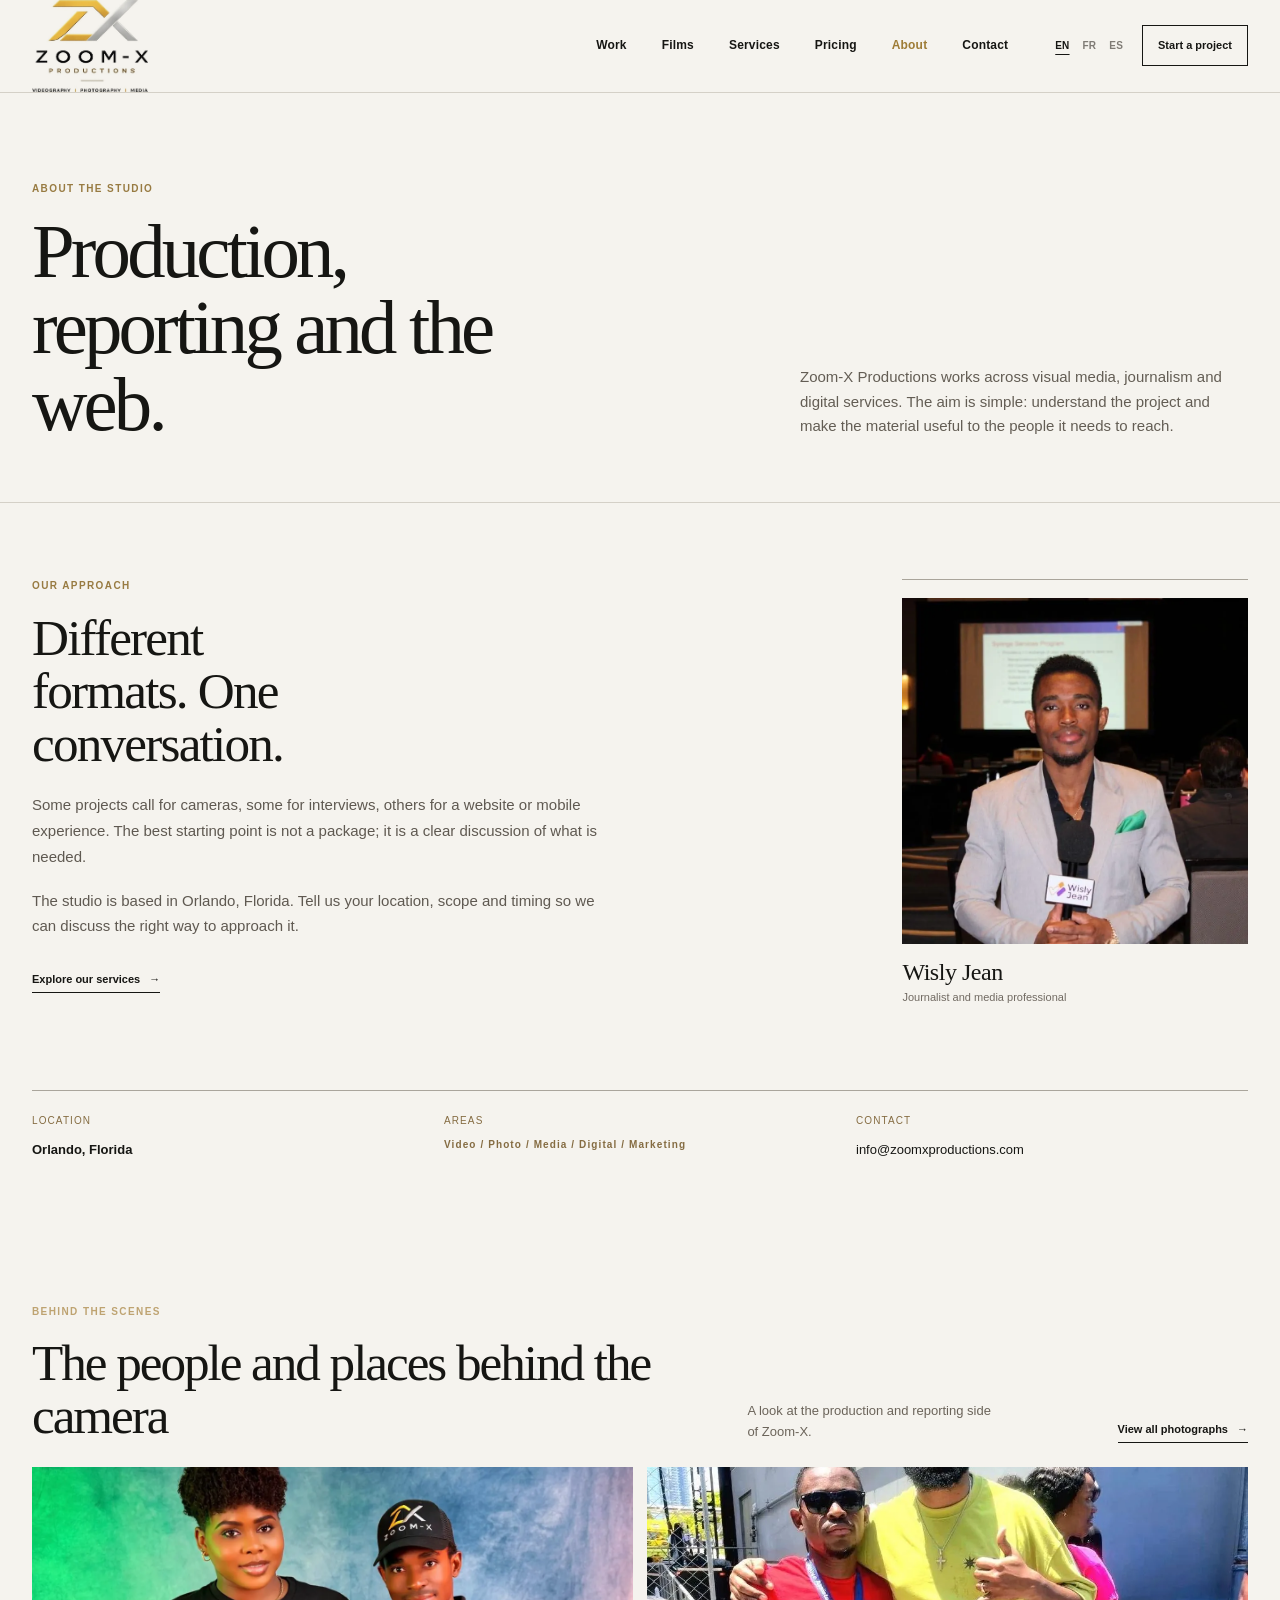
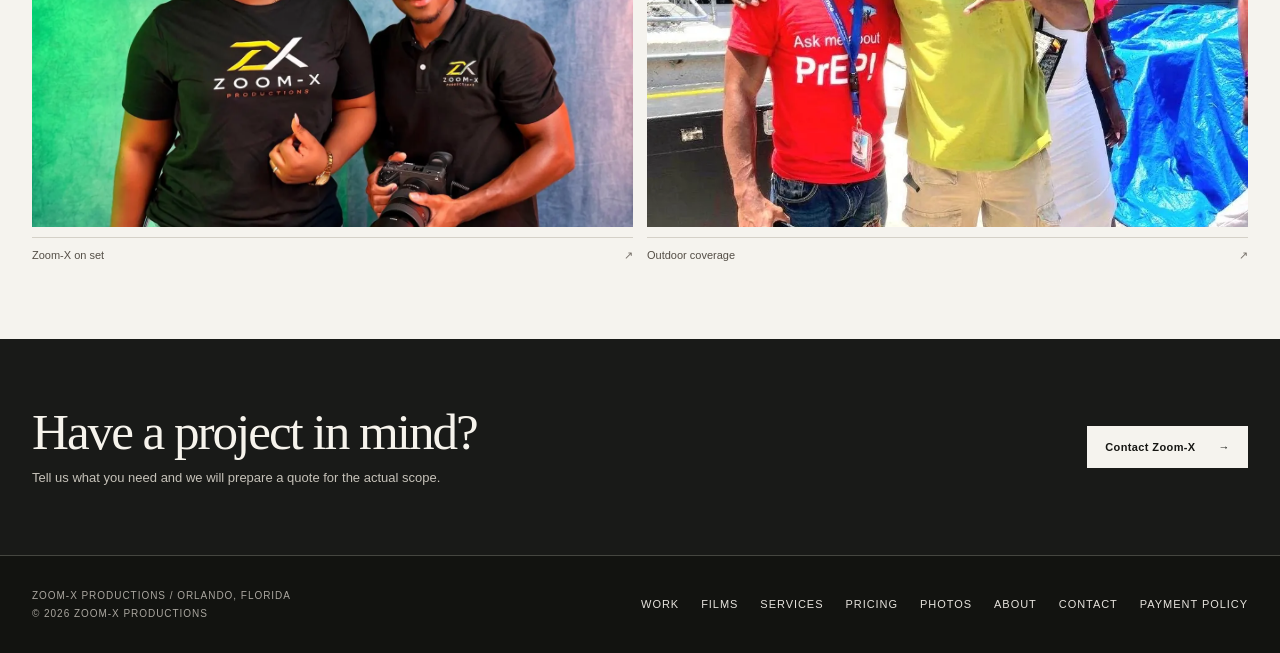
<file: about.html>
<!DOCTYPE html>
<html lang="en"><head><meta charset="utf-8"/><meta content="width=device-width,initial-scale=1" name="viewport"/><meta content="#f2f0ea" name="theme-color"/><meta content="Zoom-X Productions — video, photography, journalism, websites, apps and marketing." name="description"/><title>About | Zoom-X Productions</title><link href="assets/site.css?v=20261030-2" rel="stylesheet"/><link href="assets/site-v4.css?v=20261030-2" rel="stylesheet"/><link href="assets/studio-v7.css?v=20261030-8" rel="stylesheet"><link href="assets/studio-inner-v8.css?v=20261030-8" rel="stylesheet"></head><body class="studio-inner"><header class="site-head"><div class="container head-inner">
<a class="brand" href="index.html" aria-label="Zoom-X Productions home"><img src="assets/zoomx-logo.png?v=20261030-png" alt="Zoom-X Productions"></a>
<nav class="head-nav" id="primary-nav" aria-label="Primary navigation">
<a href="work.html" data-i18n="nav.work">Work</a><a href="videos.html" data-i18n="nav.films">Films</a><a href="services.html" data-i18n="nav.services">Services</a><a href="pricing.html" data-i18n="nav.pricing">Pricing</a><a href="about.html" data-i18n="nav.about">About</a><a href="contact.html" data-i18n="nav.contact">Contact</a>
</nav><div class="header-right"><div class="header-langs" role="group" aria-label="Select language"><button type="button" data-language="en">EN</button><button type="button" data-language="fr">FR</button><button type="button" data-language="es">ES</button></div><a class="header-cta" href="contact.html" data-i18n="nav.quote">Request a quote</a><button type="button" class="mobile-menu" aria-controls="primary-nav" aria-expanded="false">MENU</button></div></div></header><a class="skip" href="#main">Skip to content</a><main id="main"><section class="v4-page-header"><div class="shell v4-page-head-grid"><div><p class="v4-eyebrow"><span data-i18n="v4.about.label">ABOUT THE STUDIO</span></p><h1 data-i18n="v4.about.title">Production, reporting and the web.</h1></div><p><span data-i18n="v4.about.intro">Zoom-X Productions works across visual media, journalism and digital services. The aim is simple: understand the project and make the material useful to the people it needs to reach.</span></p></div></section><section class="v4-section v4-about"><div class="shell v4-about-grid"><article><p class="v4-eyebrow"><span data-i18n="v4.about.whatLabel">OUR APPROACH</span></p><h2 data-i18n="v4.about.heading">Different formats. One conversation.</h2><p><span data-i18n="v4.about.body1">Some projects call for cameras, some for interviews, others for a website or mobile experience. The best starting point is not a package; it is a clear discussion of what is needed.</span></p><p><span data-i18n="v4.about.body2">The studio is based in Orlando, Florida. Tell us your location, scope and timing so we can discuss the right way to approach it.</span></p><a class="v4-inline-link" href="services.html"><span data-i18n="v4.about.services">Explore our services</span> →</a></article><aside class="v4-person-panel"><img alt="Wisly Jean holding a microphone at a conference" height="853" loading="lazy" src="assets/gallery/press-conference.webp" width="853"/><div><strong>Wisly Jean</strong><span><span data-i18n="v4.about.personTitle">Journalist and media professional</span></span></div><p></p></aside></div><div class="shell v4-about-bottom"><div><span><span data-i18n="v4.about.where">LOCATION</span></span><strong>Orlando, Florida</strong></div><div><span><span data-i18n="v4.about.fields">AREAS</span></span><strong><span data-i18n="v4.about.fieldsValue">Video / Photo / Media / Digital / Marketing</span></strong></div><div><span><span data-i18n="v4.about.contact">CONTACT</span></span><a href="mailto:info@zoomxproductions.com">info@zoomxproductions.com</a></div></div></section><div class="shell zx-about-strip"><div class="zx-strip-heading"><div><p class="v4-eyebrow" data-i18n="zx.about.label">BEHIND THE SCENES</p><h2 data-i18n="zx.about.title">The people and places behind the camera</h2></div><p data-i18n="zx.about.intro">A look at the production and reporting side of Zoom-X.</p><a class="zx-strip-link" href="gallery.html"><span data-i18n="zx.about.link">View all photographs</span> →</a></div><div class="zx-photo-grid zx-two"><a aria-label="Open photo" class="zx-photo-tile" href="assets/gallery/zoomx-production-team.webp" rel="noopener noreferrer" target="_blank"><figure><img alt="Zoom-X Productions staff in branded clothing with a camera" decoding="async" height="1013" loading="lazy" src="assets/gallery/zoomx-production-team.webp" width="1350"/><figcaption><span data-i18n="zx.photo.team">Zoom-X on set</span><span aria-hidden="true">↗</span></figcaption></figure></a><a aria-label="Open photo" class="zx-photo-tile" href="assets/gallery/on-location-reporting.webp" rel="noopener noreferrer" target="_blank"><figure><img alt="Two people photographed at an outdoor event" decoding="async" height="1280" loading="lazy" src="assets/gallery/on-location-reporting.webp" width="960"/><figcaption><span data-i18n="zx.photo.location">Outdoor coverage</span><span aria-hidden="true">↗</span></figcaption></figure></a></div></div><section class="v4-contact-strip"><div class="shell v4-contact-inner"><div><h2 data-i18n="v4.strip.title">Have a project in mind?</h2><p data-i18n="v4.strip.copy">Tell us what you need and we will prepare a quote for the actual scope.</p></div><a class="v4-button" href="contact.html"><span data-i18n="v4.strip.button">Contact Zoom-X</span> <span>→</span></a></div></section></main><footer class="site-footer"><div class="container footer-grid"><div><small>ZOOM-X PRODUCTIONS / ORLANDO, FLORIDA<br>© <span id="year">2026</span> ZOOM-X PRODUCTIONS</small></div><div class="footer-links"><a href="work.html" data-i18n="nav.work">Work</a><a href="videos.html" data-i18n="nav.films">Films</a><a href="services.html" data-i18n="nav.services">Services</a><a href="pricing.html" data-i18n="nav.pricing">Pricing</a><a href="gallery.html" data-i18n="zx.nav.gallery">Photos</a><a href="about.html" data-i18n="nav.about">About</a><a href="contact.html" data-i18n="nav.contact">Contact</a><a href="booking-terms.html" data-i18n="nav.terms">Payment policy</a></div></div></footer><script src="assets/i18n-en.js?v=20261030-8"></script><script src="assets/i18n-fr.js?v=20261030-8"></script><script src="assets/i18n-es.js?v=20261030-8"></script><script src="assets/i18n-v4.js?v=20261030-films"></script><script src="assets/studio-inner-v8.js?v=20261030-8"></script></body></html>
</file>
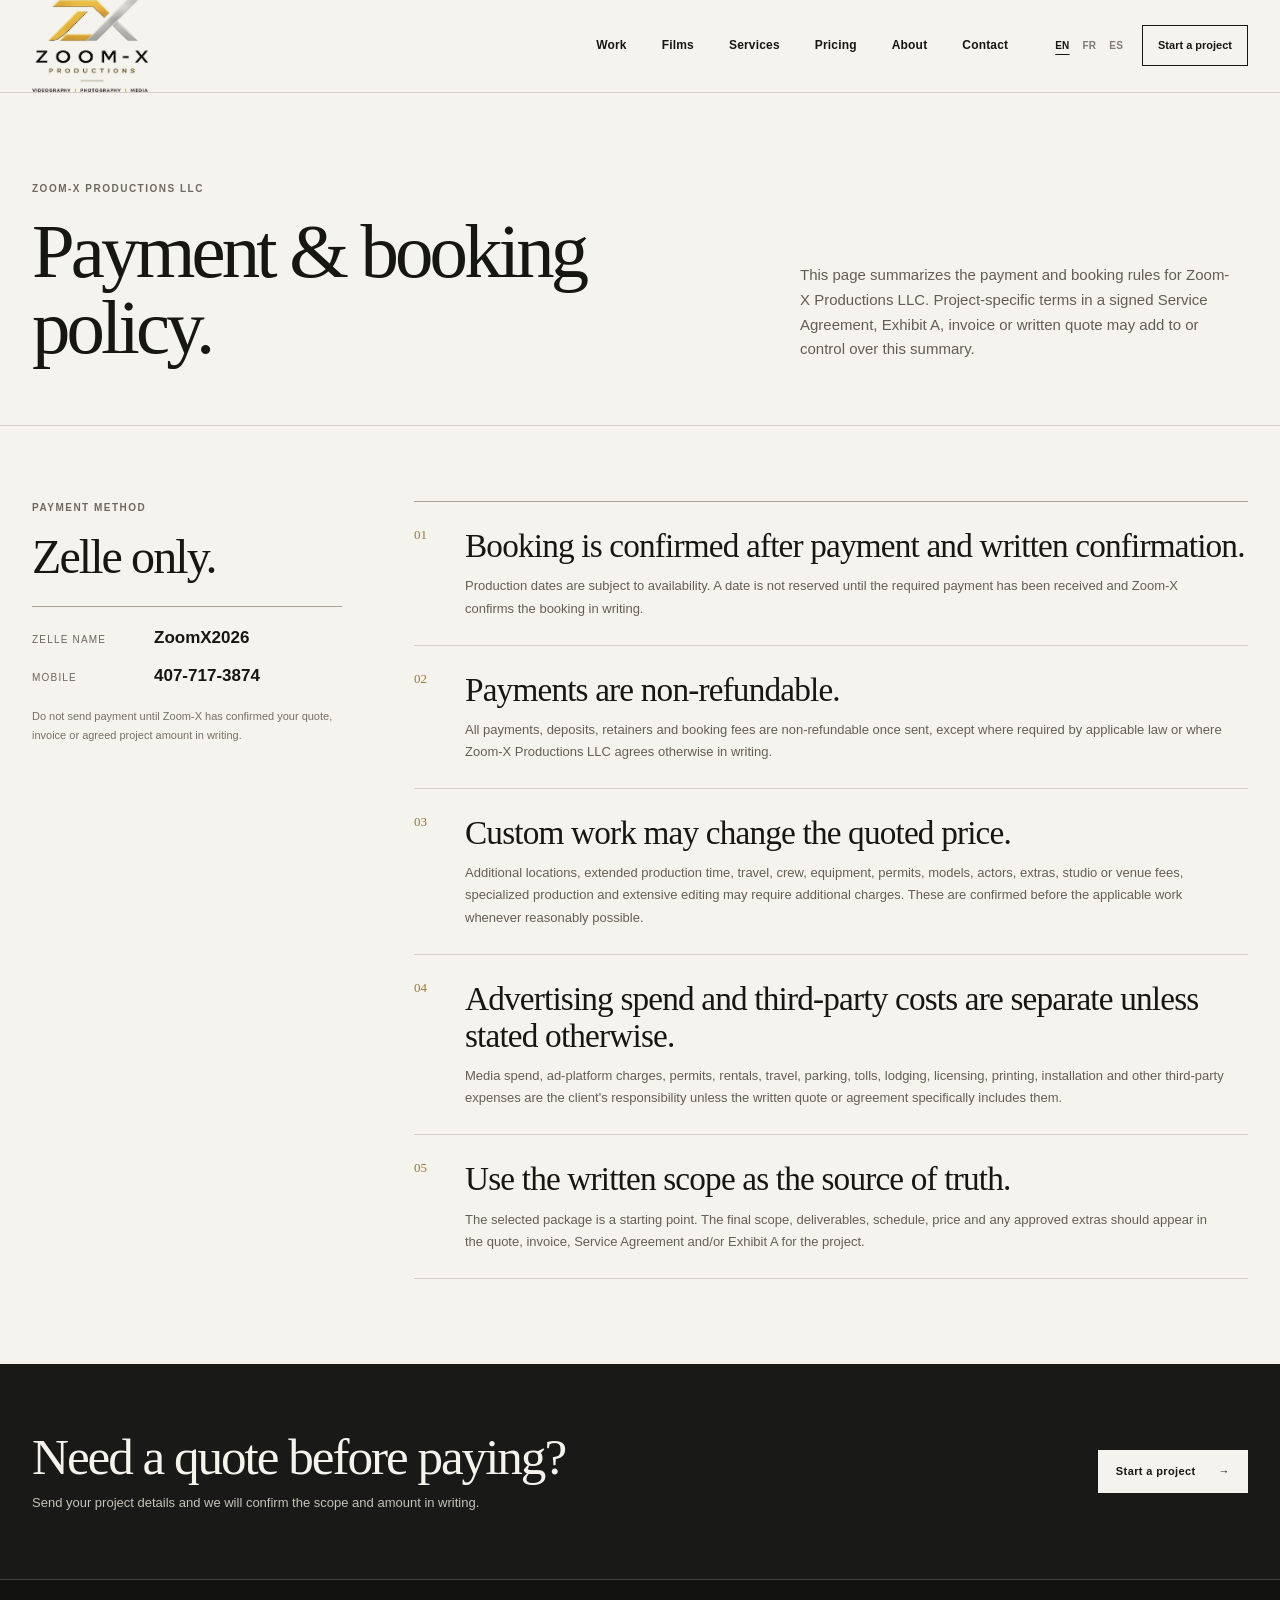
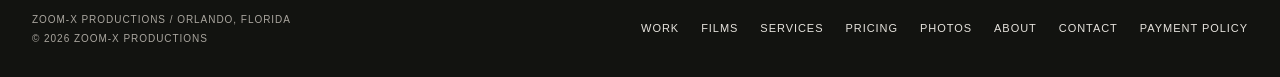
<file: booking-terms.html>
<!DOCTYPE html>
<html lang="en">
<head>
<meta charset="utf-8"/>
<meta content="width=device-width,initial-scale=1" name="viewport"/>
<meta content="#f7f6f2" name="theme-color"/>
<meta content="Zoom-X Productions payment, booking and no-refund policy." name="description"/>
<title>Payment & Booking Policy | Zoom-X Productions</title>
<link href="assets/site.css" rel="stylesheet"/>
<link href="assets/site-v4.css" rel="stylesheet"/>
<link href="assets/studio-v7.css?v=20261030-8" rel="stylesheet"><link href="assets/studio-inner-v8.css?v=20261030-8" rel="stylesheet"></head>
<body class="studio-inner">
<header class="site-head"><div class="container head-inner"><a class="brand" href="index.html" aria-label="Zoom-X Productions home"><img src="assets/zoomx-logo.png?v=20261030-png" alt="Zoom-X Productions"></a><nav class="head-nav" id="primary-nav" aria-label="Primary navigation"><a href="work.html" data-i18n="nav.work">Work</a><a href="videos.html" data-i18n="nav.films">Films</a><a href="services.html" data-i18n="nav.services">Services</a><a href="pricing.html" data-i18n="nav.pricing">Pricing</a><a href="about.html" data-i18n="nav.about">About</a><a href="contact.html" data-i18n="nav.contact">Contact</a></nav><div class="header-right"><div class="header-langs" role="group" aria-label="Select language"><button type="button" data-language="en">EN</button><button type="button" data-language="fr">FR</button><button type="button" data-language="es">ES</button></div><a class="header-cta" href="contact.html" data-i18n="nav.quote">Request a quote</a><button type="button" class="mobile-menu" aria-controls="primary-nav" aria-expanded="false">MENU</button></div></div></header>
<a class="skip" href="#main">Skip to content</a><main id="main">
<section class="z5-pricing-hero">
  <div class="shell z5-pricing-hero-grid">
    <div><p class="z5-kicker">ZOOM-X PRODUCTIONS LLC</p><h1>Payment & booking policy.</h1></div>
    <p>This page summarizes the payment and booking rules for Zoom-X Productions LLC. Project-specific terms in a signed Service Agreement, Exhibit A, invoice or written quote may add to or control over this summary.</p>
  </div>
</section>

<section class="z5-policy">
  <div class="shell z5-policy-grid">
    <aside>
      <p class="z5-kicker">PAYMENT METHOD</p>
      <h2>Zelle only.</h2>
      <div class="z5-policy-zelle"><span>Zelle name</span><strong>ZoomX2026</strong><span>Mobile</span><strong>407-717-3874</strong></div>
      <p class="z5-price-note">Do not send payment until Zoom-X has confirmed your quote, invoice or agreed project amount in writing.</p>
    </aside>
    <div class="z5-policy-list">
      <article><span>01</span><div><h3>Booking is confirmed after payment and written confirmation.</h3><p>Production dates are subject to availability. A date is not reserved until the required payment has been received and Zoom-X confirms the booking in writing.</p></div></article>
      <article><span>02</span><div><h3>Payments are non-refundable.</h3><p>All payments, deposits, retainers and booking fees are non-refundable once sent, except where required by applicable law or where Zoom-X Productions LLC agrees otherwise in writing.</p></div></article>
      <article><span>03</span><div><h3>Custom work may change the quoted price.</h3><p>Additional locations, extended production time, travel, crew, equipment, permits, models, actors, extras, studio or venue fees, specialized production and extensive editing may require additional charges. These are confirmed before the applicable work whenever reasonably possible.</p></div></article>
      <article><span>04</span><div><h3>Advertising spend and third-party costs are separate unless stated otherwise.</h3><p>Media spend, ad-platform charges, permits, rentals, travel, parking, tolls, lodging, licensing, printing, installation and other third-party expenses are the client's responsibility unless the written quote or agreement specifically includes them.</p></div></article>
      <article><span>05</span><div><h3>Use the written scope as the source of truth.</h3><p>The selected package is a starting point. The final scope, deliverables, schedule, price and any approved extras should appear in the quote, invoice, Service Agreement and/or Exhibit A for the project.</p></div></article>
    </div>
  </div>
</section>

<section class="v4-contact-strip">
  <div class="shell v4-contact-inner">
    <div><h2>Need a quote before paying?</h2><p>Send your project details and we will confirm the scope and amount in writing.</p></div>
    <a class="v4-button" href="contact.html">Start a project <span>→</span></a>
  </div>
</section>
</main>
<footer class="site-footer"><div class="container footer-grid"><div><small>ZOOM-X PRODUCTIONS / ORLANDO, FLORIDA<br>© <span id="year">2026</span> ZOOM-X PRODUCTIONS</small></div><div class="footer-links"><a href="work.html" data-i18n="nav.work">Work</a><a href="videos.html" data-i18n="nav.films">Films</a><a href="services.html" data-i18n="nav.services">Services</a><a href="pricing.html" data-i18n="nav.pricing">Pricing</a><a href="gallery.html" data-i18n="zx.nav.gallery">Photos</a><a href="about.html" data-i18n="nav.about">About</a><a href="contact.html" data-i18n="nav.contact">Contact</a><a href="booking-terms.html" data-i18n="nav.terms">Payment policy</a></div></div></footer>






<script src="assets/i18n-en.js?v=20261030-8"></script><script src="assets/i18n-fr.js?v=20261030-8"></script><script src="assets/i18n-es.js?v=20261030-8"></script><script src="assets/i18n-v4.js?v=20261030-films"></script><script src="assets/studio-inner-v8.js?v=20261030-8"></script></body>
</html>
</file>
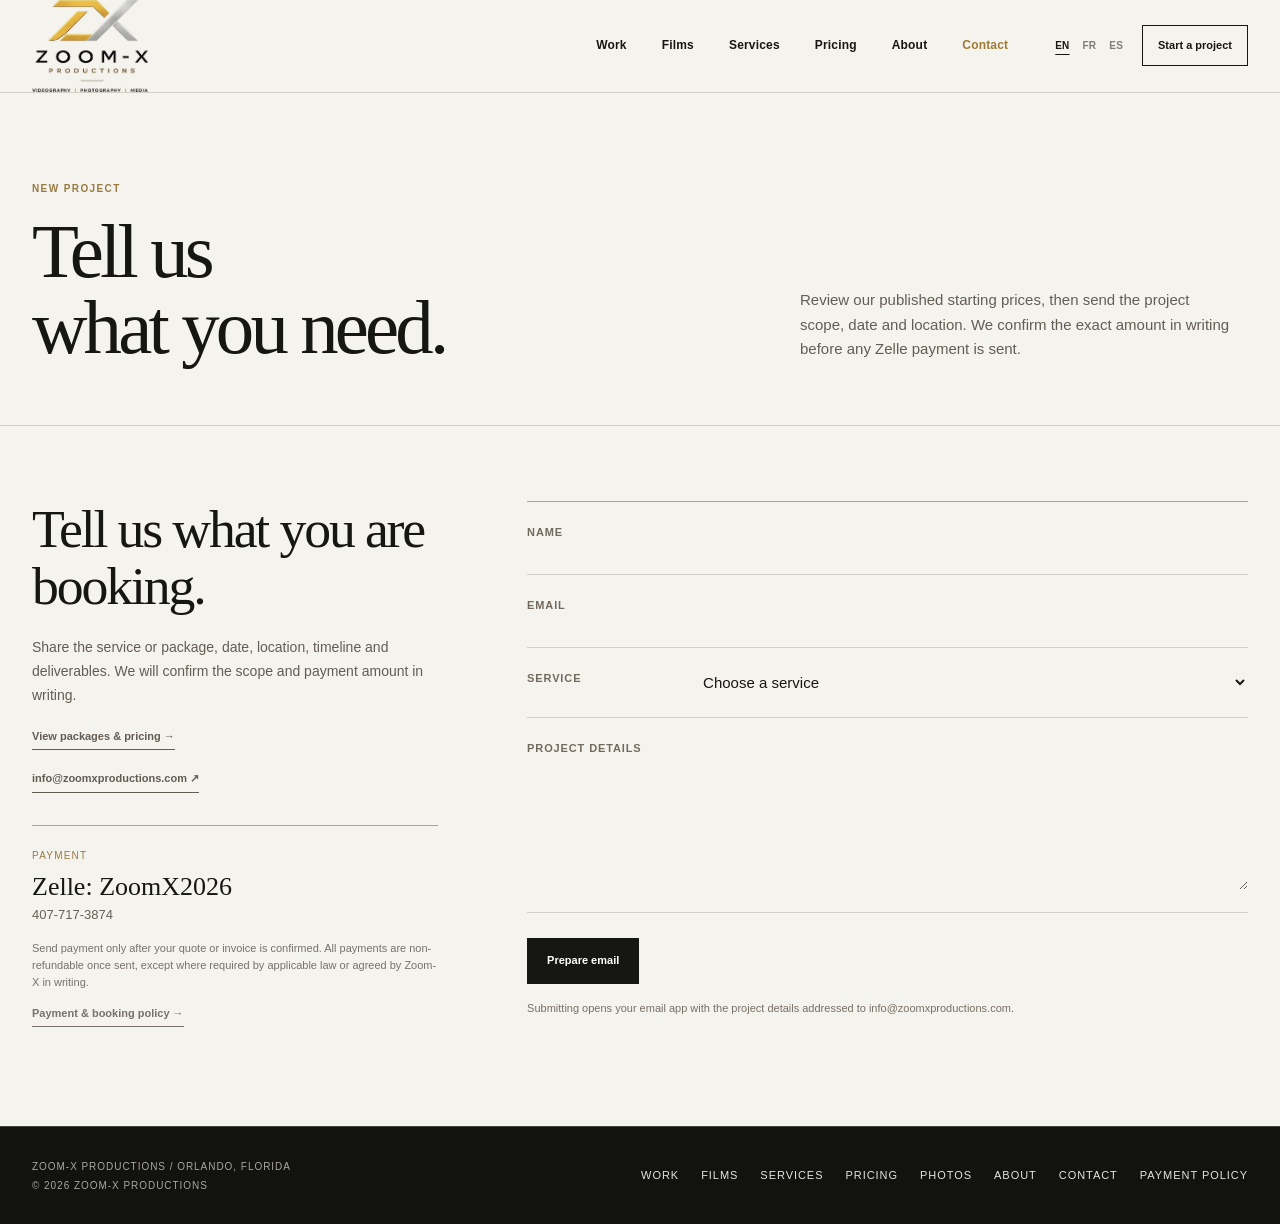
<file: contact.html>
<!DOCTYPE html>
<html lang="en"><head><meta charset="utf-8"/><meta content="width=device-width,initial-scale=1" name="viewport"/><meta content="#f2f0ea" name="theme-color"/><meta content="Zoom-X Productions — video, photography, journalism, websites, apps and marketing." name="description"/><title>Contact | Zoom-X Productions</title><link href="assets/site.css?v=20261030-2" rel="stylesheet"/><link href="assets/site-v4.css?v=20261030-2" rel="stylesheet"/><link href="assets/studio-v7.css?v=20261030-8" rel="stylesheet"><link href="assets/studio-inner-v8.css?v=20261030-8" rel="stylesheet"></head><body class="studio-inner"><header class="site-head"><div class="container head-inner">
<a class="brand" href="index.html" aria-label="Zoom-X Productions home"><img src="assets/zoomx-logo.png?v=20261030-png" alt="Zoom-X Productions"></a>
<nav class="head-nav" id="primary-nav" aria-label="Primary navigation">
<a href="work.html" data-i18n="nav.work">Work</a><a href="videos.html" data-i18n="nav.films">Films</a><a href="services.html" data-i18n="nav.services">Services</a><a href="pricing.html" data-i18n="nav.pricing">Pricing</a><a href="about.html" data-i18n="nav.about">About</a><a href="contact.html" data-i18n="nav.contact">Contact</a>
</nav><div class="header-right"><div class="header-langs" role="group" aria-label="Select language"><button type="button" data-language="en">EN</button><button type="button" data-language="fr">FR</button><button type="button" data-language="es">ES</button></div><a class="header-cta" href="contact.html" data-i18n="nav.quote">Request a quote</a><button type="button" class="mobile-menu" aria-controls="primary-nav" aria-expanded="false">MENU</button></div></div></header><a class="skip" href="#main">Skip to content</a><main id="main"><section class="page-hero"><div class="shell hero-grid"><div><p class="kicker" data-i18n="contact.kicker">New project</p><h1><span data-i18n="contact.hero1">Tell us</span><span data-i18n="contact.hero2">what you need.</span></h1></div><p class="lede" data-i18n="contact.lede">Review our published starting prices, then tell us the project type, date and location. We will confirm the exact quote in writing before payment.</p></div></section><section class="contact-wrap"><div class="shell contact-grid"><aside class="contact-aside"><h2 data-i18n="contact.title">What are you planning?</h2><p data-i18n="contact.copy">Share the service, deadline, location if relevant, and what success looks like.</p><p><a class="text-link" href="pricing.html">View packages & pricing →</a></p><p><a class="text-link" href="mailto:info@zoomxproductions.com">info@zoomxproductions.com ↗</a></p><div class="z5-contact-payment"><span>PAYMENT</span><strong>Zelle: ZoomX2026</strong><small>407-717-3874</small><p>Send payment only after your quote or invoice is confirmed. All payments are non-refundable once sent, except where required by applicable law or agreed by Zoom-X in writing.</p><p><a class="text-link" href="booking-terms.html">Payment & booking policy →</a></p></div></aside><form class="form" id="project-form"><div class="field"><label data-i18n="form.name" for="name">Name</label><input autocomplete="name" id="name" name="name" required=""/></div><div class="field"><label data-i18n="form.email" for="email">Email</label><input autocomplete="email" id="email" name="email" required="" type="email"/></div><div class="field"><label data-i18n="form.service" for="service">Service</label><select id="service" name="service" required=""><option data-i18n="form.select" value="">Choose a service</option><option data-i18n="form.film" value="film">Video + Photography</option><option data-i18n="form.journal" value="journalism">Journalism + Media</option><option data-i18n="form.digital" value="digital">Websites + Apps</option><option data-i18n="form.marketing" value="marketing">Marketing</option><option data-i18n="form.other" value="other">Other / mixed project</option></select></div><div class="field"><label data-i18n="form.details" for="details">Project details</label><textarea id="details" name="details" required=""></textarea></div><button data-i18n="form.send" type="submit">Prepare email</button><p class="notice" data-i18n="form.note">Submitting opens your email app with the project details addressed to info@zoomxproductions.com.</p></form></div></section></main><footer class="site-footer"><div class="container footer-grid"><div><small>ZOOM-X PRODUCTIONS / ORLANDO, FLORIDA<br>© <span id="year">2026</span> ZOOM-X PRODUCTIONS</small></div><div class="footer-links"><a href="work.html" data-i18n="nav.work">Work</a><a href="videos.html" data-i18n="nav.films">Films</a><a href="services.html" data-i18n="nav.services">Services</a><a href="pricing.html" data-i18n="nav.pricing">Pricing</a><a href="gallery.html" data-i18n="zx.nav.gallery">Photos</a><a href="about.html" data-i18n="nav.about">About</a><a href="contact.html" data-i18n="nav.contact">Contact</a><a href="booking-terms.html" data-i18n="nav.terms">Payment policy</a></div></div></footer><script src="assets/i18n-en.js?v=20261030-8"></script><script src="assets/i18n-fr.js?v=20261030-8"></script><script src="assets/i18n-es.js?v=20261030-8"></script><script src="assets/i18n-v4.js?v=20261030-films"></script><script src="assets/studio-inner-v8.js?v=20261030-8"></script></body></html>
</file>
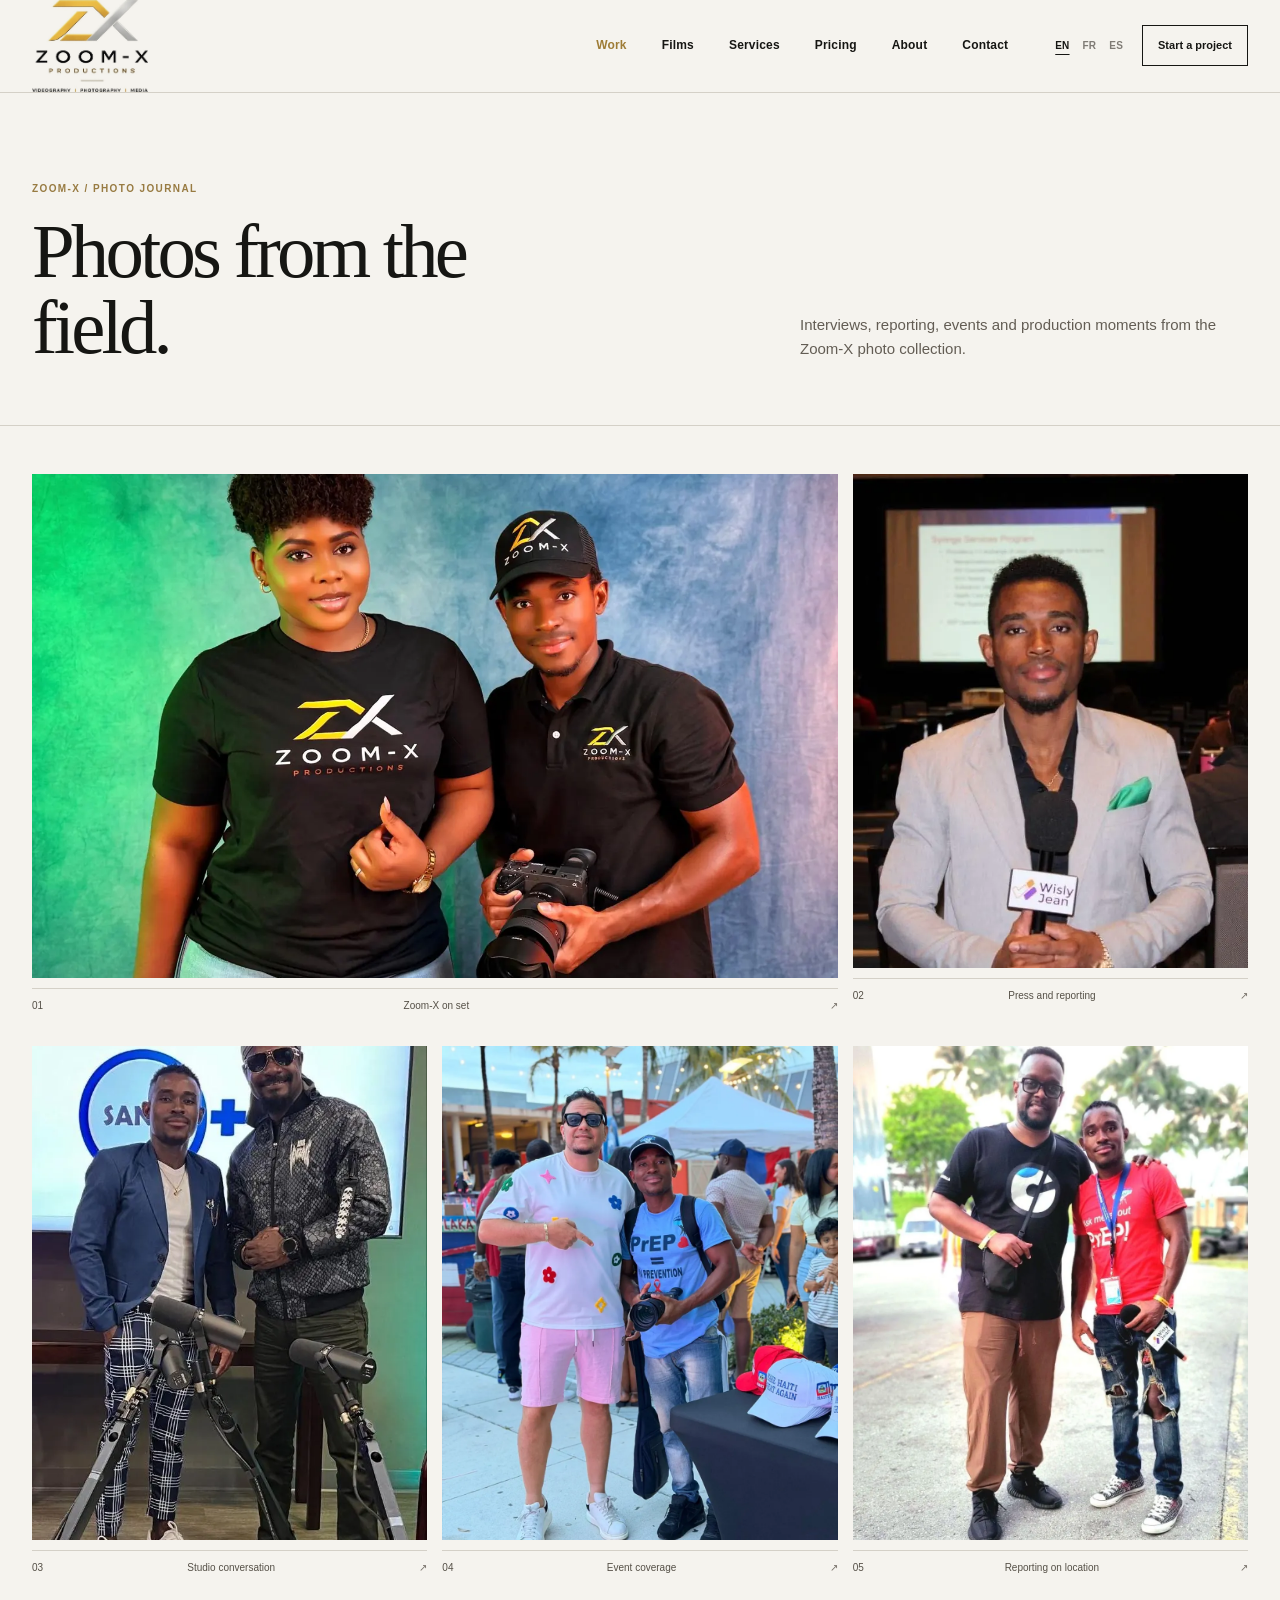
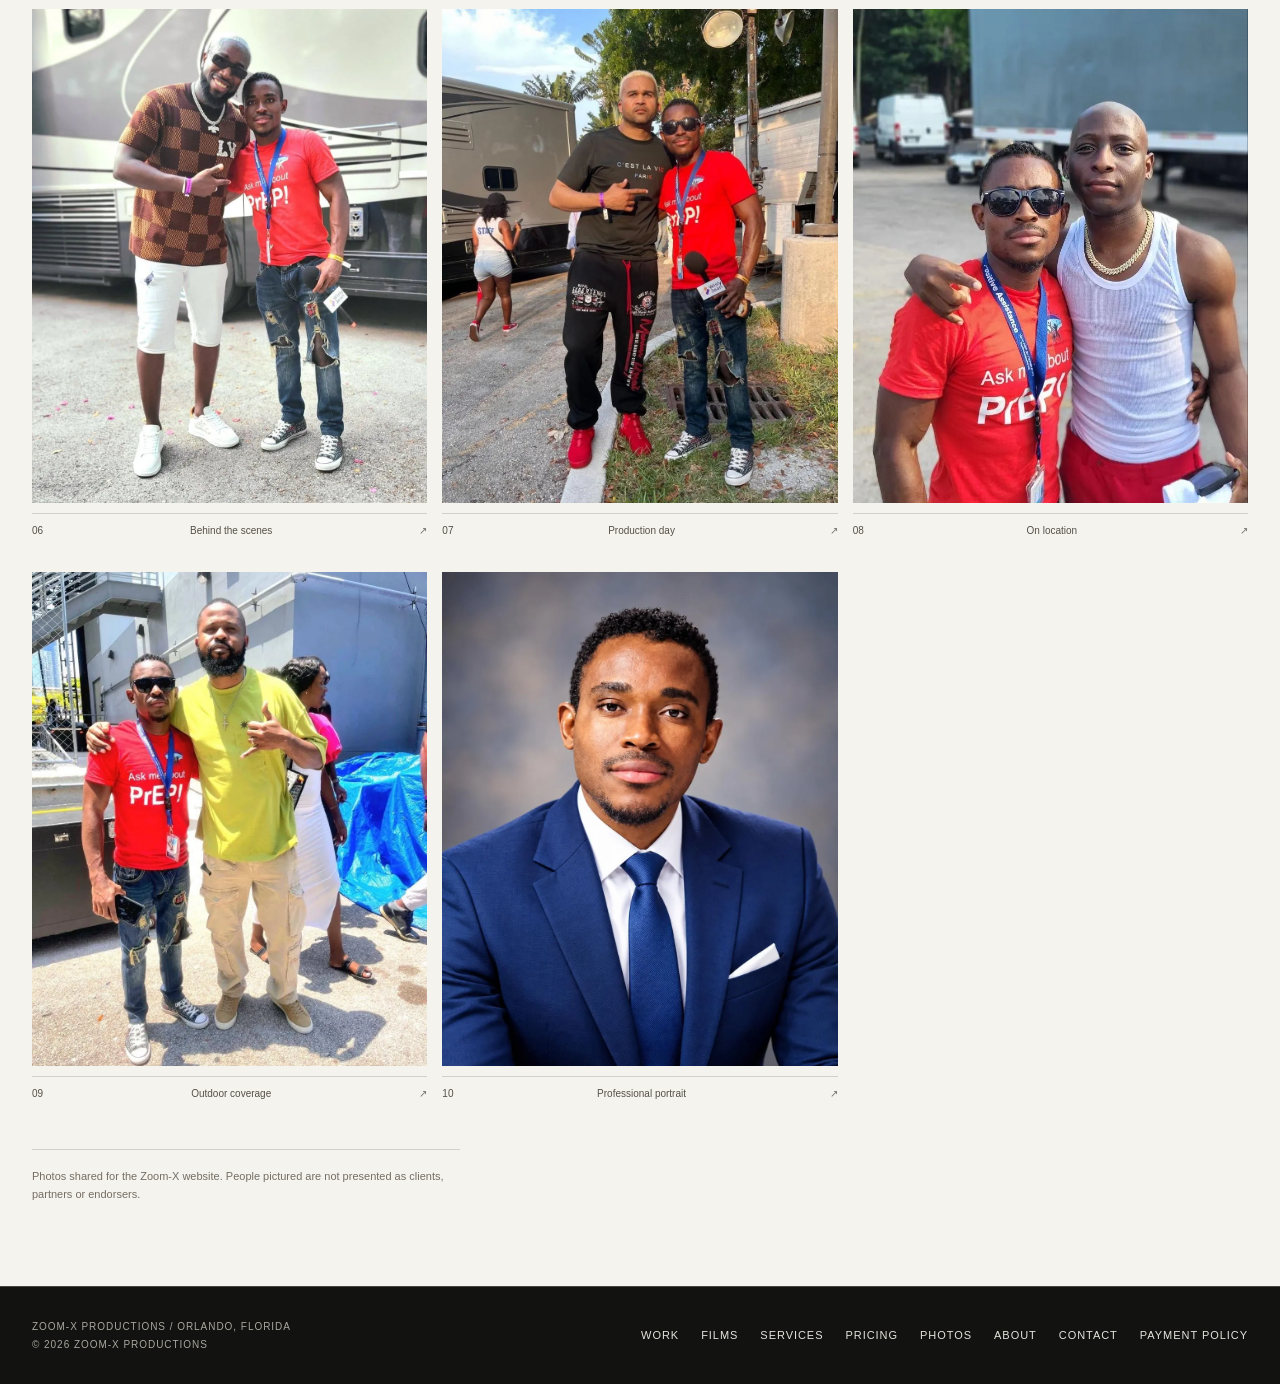
<file: gallery.html>
<!DOCTYPE html>

<html lang="en"><head><meta charset="utf-8"/><meta content="width=device-width,initial-scale=1" name="viewport"/><meta content="#f2f0ea" name="theme-color"/><meta content="Zoom-X Productions photo journal: journalism, interviews, events and behind-the-scenes production moments." name="description"/><title>Photo Journal | Zoom-X Productions</title><link href="assets/site.css" rel="stylesheet"/><link href="assets/site-v4.css" rel="stylesheet"/><link href="assets/studio-v7.css?v=20261030-8" rel="stylesheet"><link href="assets/studio-inner-v8.css?v=20261030-8" rel="stylesheet"></head><body class="studio-inner"><header class="site-head"><div class="container head-inner">
<a class="brand" href="index.html" aria-label="Zoom-X Productions home"><img src="assets/zoomx-logo.png?v=20261030-png" alt="Zoom-X Productions"></a>
<nav class="head-nav" id="primary-nav" aria-label="Primary navigation">
<a href="work.html" data-i18n="nav.work">Work</a><a href="videos.html" data-i18n="nav.films">Films</a><a href="services.html" data-i18n="nav.services">Services</a><a href="pricing.html" data-i18n="nav.pricing">Pricing</a><a href="about.html" data-i18n="nav.about">About</a><a href="contact.html" data-i18n="nav.contact">Contact</a>
</nav><div class="header-right"><div class="header-langs" role="group" aria-label="Select language"><button type="button" data-language="en">EN</button><button type="button" data-language="fr">FR</button><button type="button" data-language="es">ES</button></div><a class="header-cta" href="contact.html" data-i18n="nav.quote">Request a quote</a><button type="button" class="mobile-menu" aria-controls="primary-nav" aria-expanded="false">MENU</button></div></div></header><a class="skip" href="#main">Skip to content</a><main id="main"><section class="zx-gallery-intro"><div class="shell zx-gallery-intro-grid"><div><p class="v4-eyebrow" data-i18n="zx.gallery.kicker">ZOOM-X / PHOTO JOURNAL</p><h1 data-i18n="zx.gallery.title">Photos from the field.</h1></div><p data-i18n="zx.gallery.intro">Interviews, reporting, events and production moments from the Zoom-X photo collection.</p></div></section><section class="zx-gallery-collection"><div class="shell"><div class="zx-gallery-grid"><a aria-label="Open photo" class="zx-photo-tile" href="assets/gallery/zoomx-production-team.webp" rel="noopener noreferrer" target="_blank"><figure><img alt="Zoom-X Productions staff in branded clothing with a camera" decoding="async" height="1013" loading="lazy" src="assets/gallery/zoomx-production-team.webp" width="1350"/><figcaption><span>01</span><span data-i18n="zx.photo.team">Zoom-X on set</span><span aria-hidden="true">↗</span></figcaption></figure></a><a aria-label="Open photo" class="zx-photo-tile" href="assets/gallery/press-conference.webp" rel="noopener noreferrer" target="_blank"><figure><img alt="Journalist in a suit holding a microphone" decoding="async" height="853" loading="lazy" src="assets/gallery/press-conference.webp" width="853"/><figcaption><span>02</span><span data-i18n="zx.photo.press">Press and reporting</span><span aria-hidden="true">↗</span></figcaption></figure></a><a aria-label="Open photo" class="zx-photo-tile" href="assets/gallery/podcast-interview.webp" rel="noopener noreferrer" target="_blank"><figure><img alt="Two people beside microphones at an interview studio" decoding="async" height="1280" loading="lazy" src="assets/gallery/podcast-interview.webp" width="614"/><figcaption><span>03</span><span data-i18n="zx.photo.studio">Studio conversation</span><span aria-hidden="true">↗</span></figcaption></figure></a><a aria-label="Open photo" class="zx-photo-tile" href="assets/gallery/event-coverage.webp" rel="noopener noreferrer" target="_blank"><figure><img alt="Two people at an outdoor event, one holding a camera" decoding="async" height="1350" loading="lazy" src="assets/gallery/event-coverage.webp" width="1012"/><figcaption><span>04</span><span data-i18n="zx.photo.event">Event coverage</span><span aria-hidden="true">↗</span></figcaption></figure></a><a aria-label="Open photo" class="zx-photo-tile" href="assets/gallery/field-reporting.webp" rel="noopener noreferrer" target="_blank"><figure><img alt="Two people photographed while covering an outdoor event" decoding="async" height="1280" loading="lazy" src="assets/gallery/field-reporting.webp" width="946"/><figcaption><span>05</span><span data-i18n="zx.photo.field">Reporting on location</span><span aria-hidden="true">↗</span></figcaption></figure></a><a aria-label="Open photo" class="zx-photo-tile" href="assets/gallery/behind-the-scenes.webp" rel="noopener noreferrer" target="_blank"><figure><img alt="Two people photographed next to a production vehicle" decoding="async" height="1280" loading="lazy" src="assets/gallery/behind-the-scenes.webp" width="1040"/><figcaption><span>06</span><span data-i18n="zx.photo.backstage">Behind the scenes</span><span aria-hidden="true">↗</span></figcaption></figure></a><a aria-label="Open photo" class="zx-photo-tile" href="assets/gallery/backstage-interview.webp" rel="noopener noreferrer" target="_blank"><figure><img alt="Two people photographed behind the scenes at an event" decoding="async" height="1280" loading="lazy" src="assets/gallery/backstage-interview.webp" width="960"/><figcaption><span>07</span><span data-i18n="zx.photo.production">Production day</span><span aria-hidden="true">↗</span></figcaption></figure></a><a aria-label="Open photo" class="zx-photo-tile" href="assets/gallery/event-media-portrait.webp" rel="noopener noreferrer" target="_blank"><figure><img alt="Two people photographed on location at an event" decoding="async" height="1280" loading="lazy" src="assets/gallery/event-media-portrait.webp" width="721"/><figcaption><span>08</span><span data-i18n="zx.photo.portrait">On location</span><span aria-hidden="true">↗</span></figcaption></figure></a><a aria-label="Open photo" class="zx-photo-tile" href="assets/gallery/on-location-reporting.webp" rel="noopener noreferrer" target="_blank"><figure><img alt="Two people photographed at an outdoor event" decoding="async" height="1280" loading="lazy" src="assets/gallery/on-location-reporting.webp" width="960"/><figcaption><span>09</span><span data-i18n="zx.photo.location">Outdoor coverage</span><span aria-hidden="true">↗</span></figcaption></figure></a><a aria-label="Open photo" class="zx-photo-tile" href="assets/gallery/professional-portrait.webp" rel="noopener noreferrer" target="_blank"><figure><img alt="Professional portrait of a journalist wearing a blue suit" decoding="async" height="1350" loading="lazy" src="assets/gallery/professional-portrait.webp" width="1012"/><figcaption><span>10</span><span data-i18n="zx.photo.profile">Professional portrait</span><span aria-hidden="true">↗</span></figcaption></figure></a></div><p class="zx-gallery-note" data-i18n="zx.gallery.note">Photos shared for the Zoom-X website. People pictured are not presented as clients, partners or endorsers.</p></div></section></main><footer class="site-footer"><div class="container footer-grid"><div><small>ZOOM-X PRODUCTIONS / ORLANDO, FLORIDA<br>© <span id="year">2026</span> ZOOM-X PRODUCTIONS</small></div><div class="footer-links"><a href="work.html" data-i18n="nav.work">Work</a><a href="videos.html" data-i18n="nav.films">Films</a><a href="services.html" data-i18n="nav.services">Services</a><a href="pricing.html" data-i18n="nav.pricing">Pricing</a><a href="gallery.html" data-i18n="zx.nav.gallery">Photos</a><a href="about.html" data-i18n="nav.about">About</a><a href="contact.html" data-i18n="nav.contact">Contact</a><a href="booking-terms.html" data-i18n="nav.terms">Payment policy</a></div></div></footer><script src="assets/i18n-en.js?v=20261030-8"></script><script src="assets/i18n-fr.js?v=20261030-8"></script><script src="assets/i18n-es.js?v=20261030-8"></script><script src="assets/i18n-v4.js?v=20261030-films"></script><script src="assets/studio-inner-v8.js?v=20261030-8"></script></body></html>
</file>
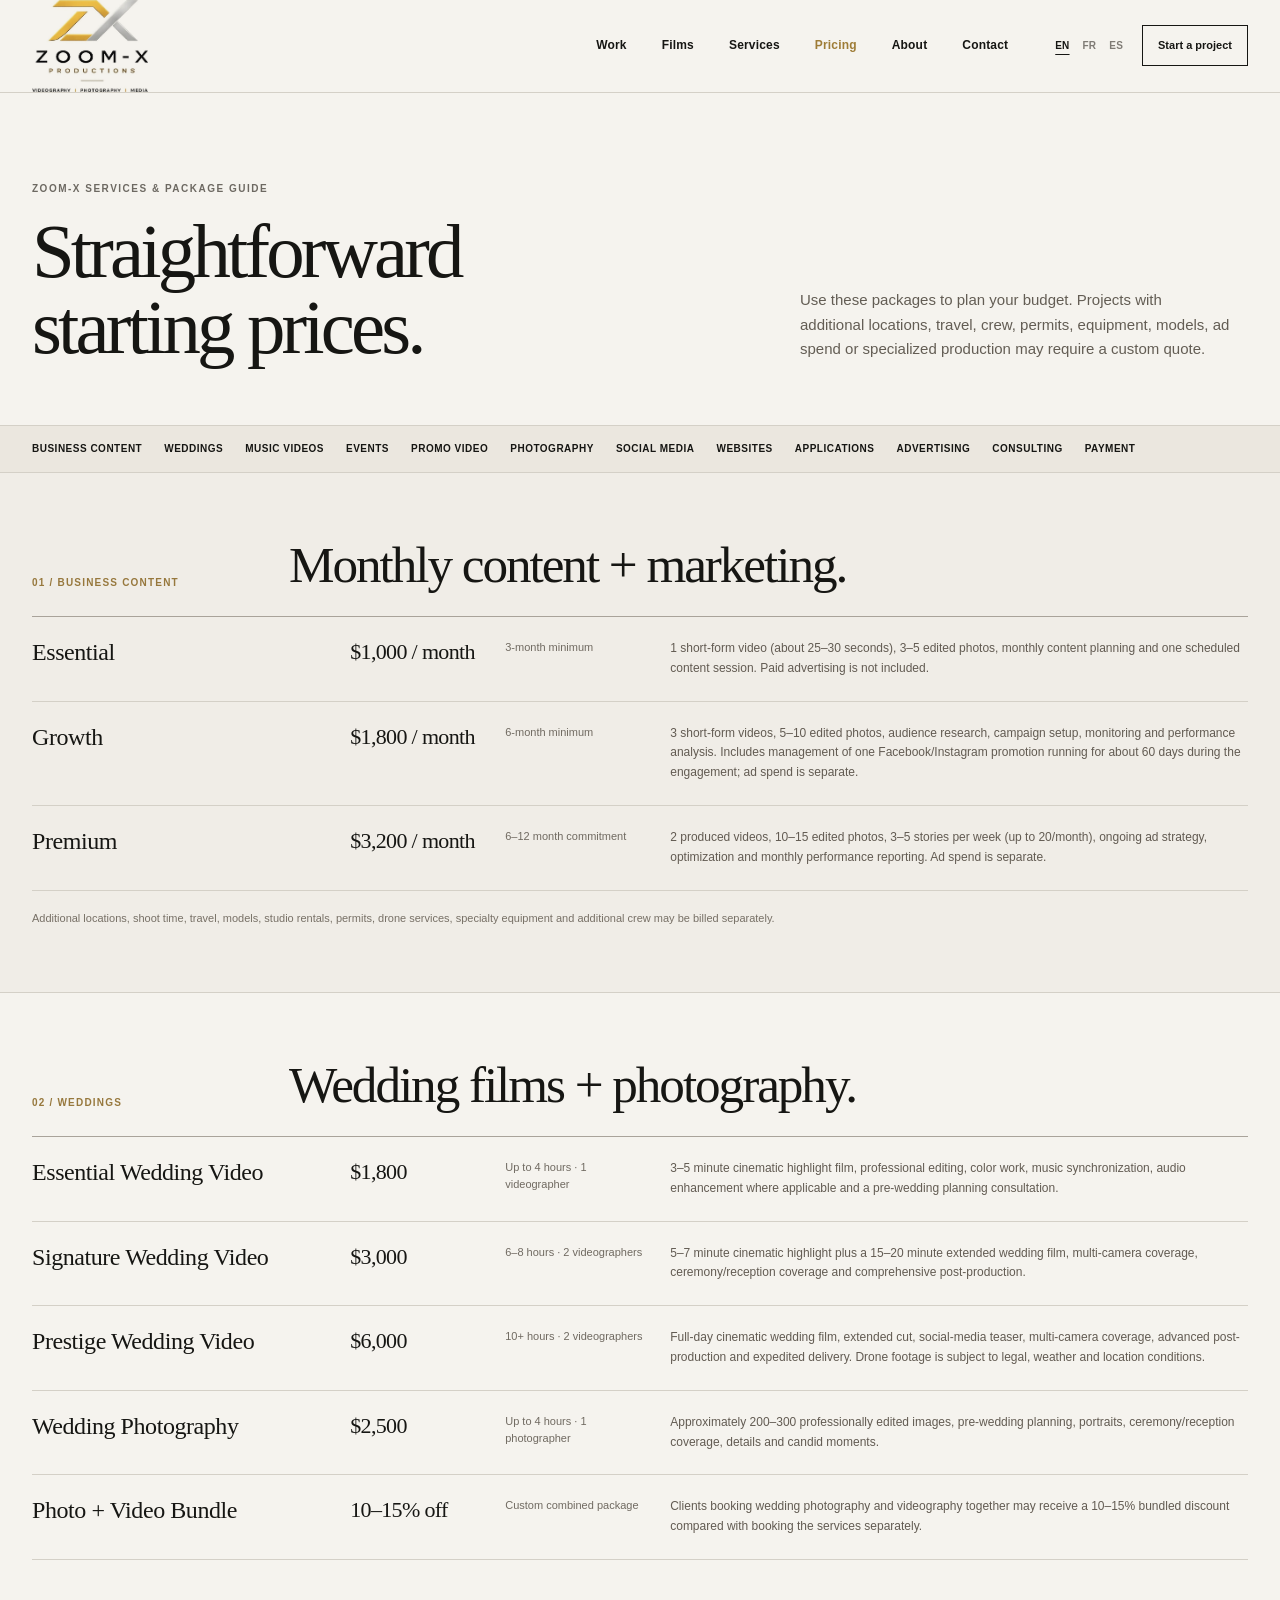
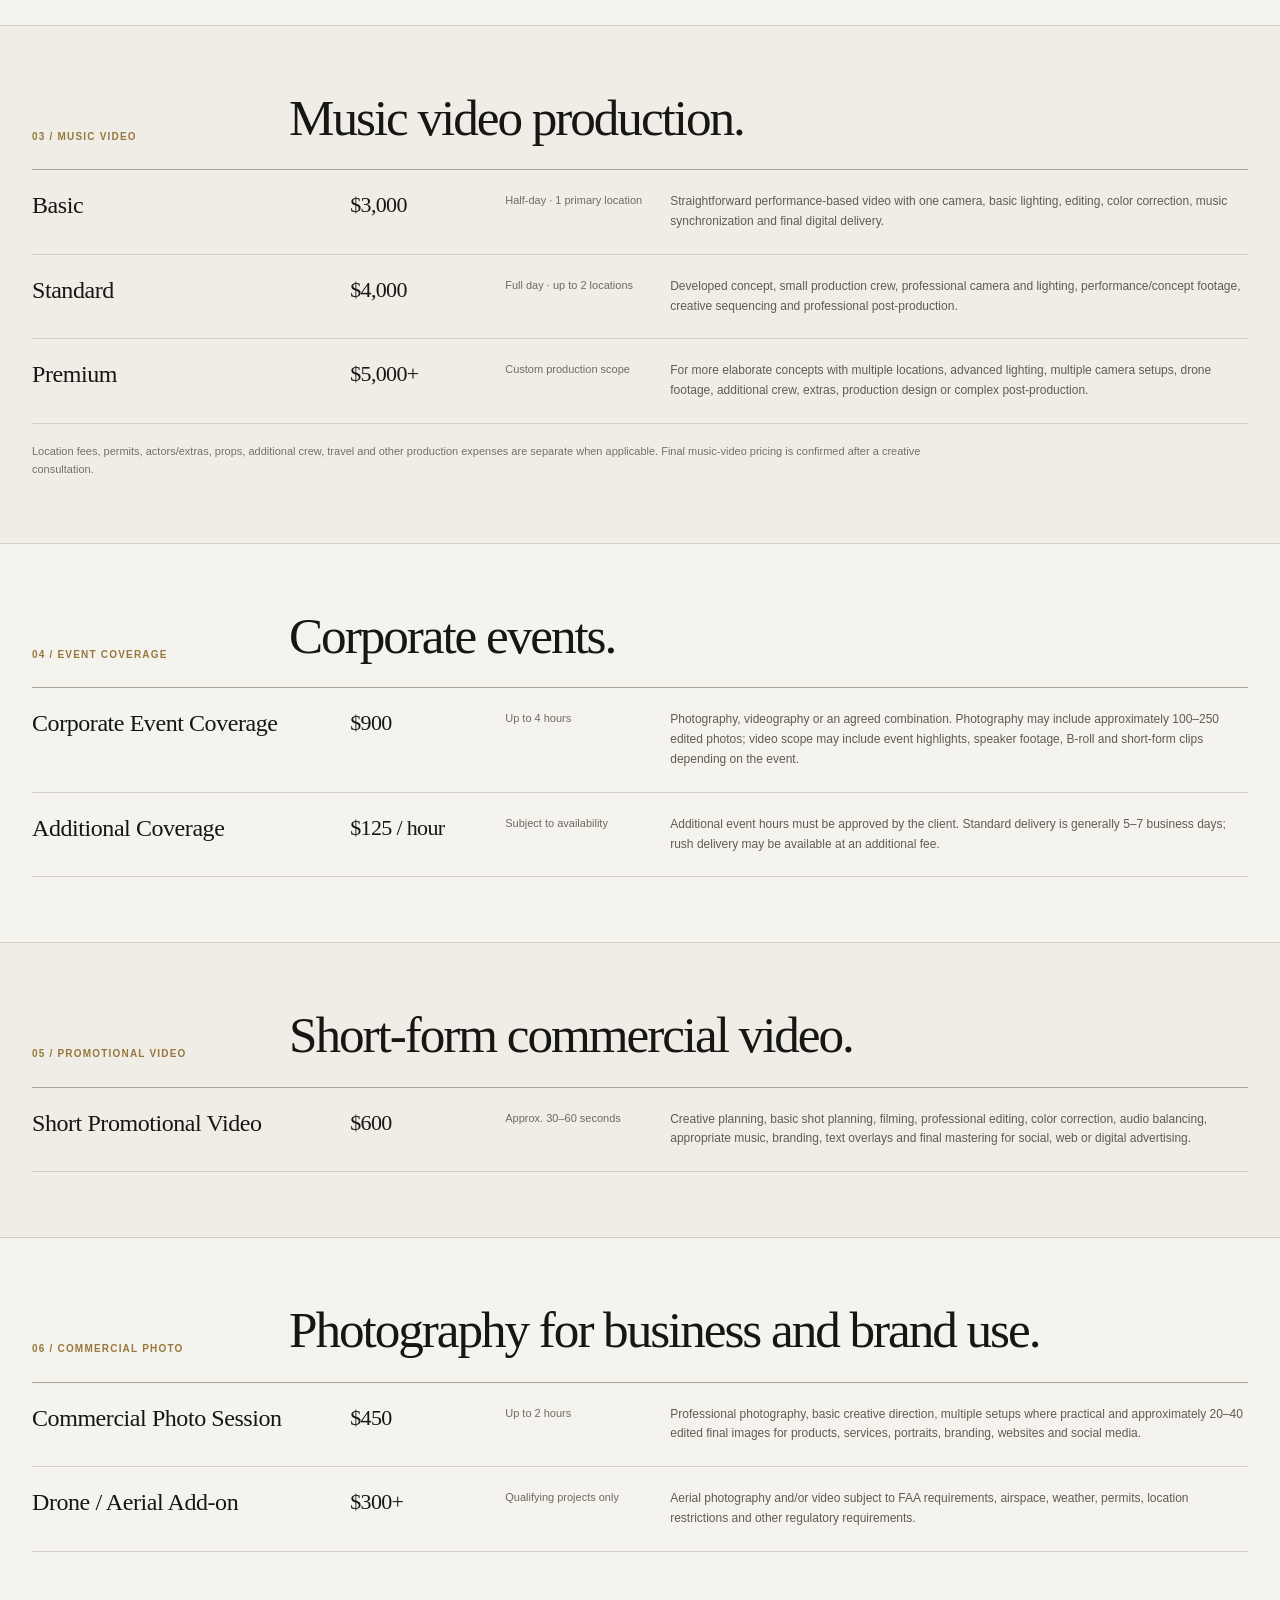
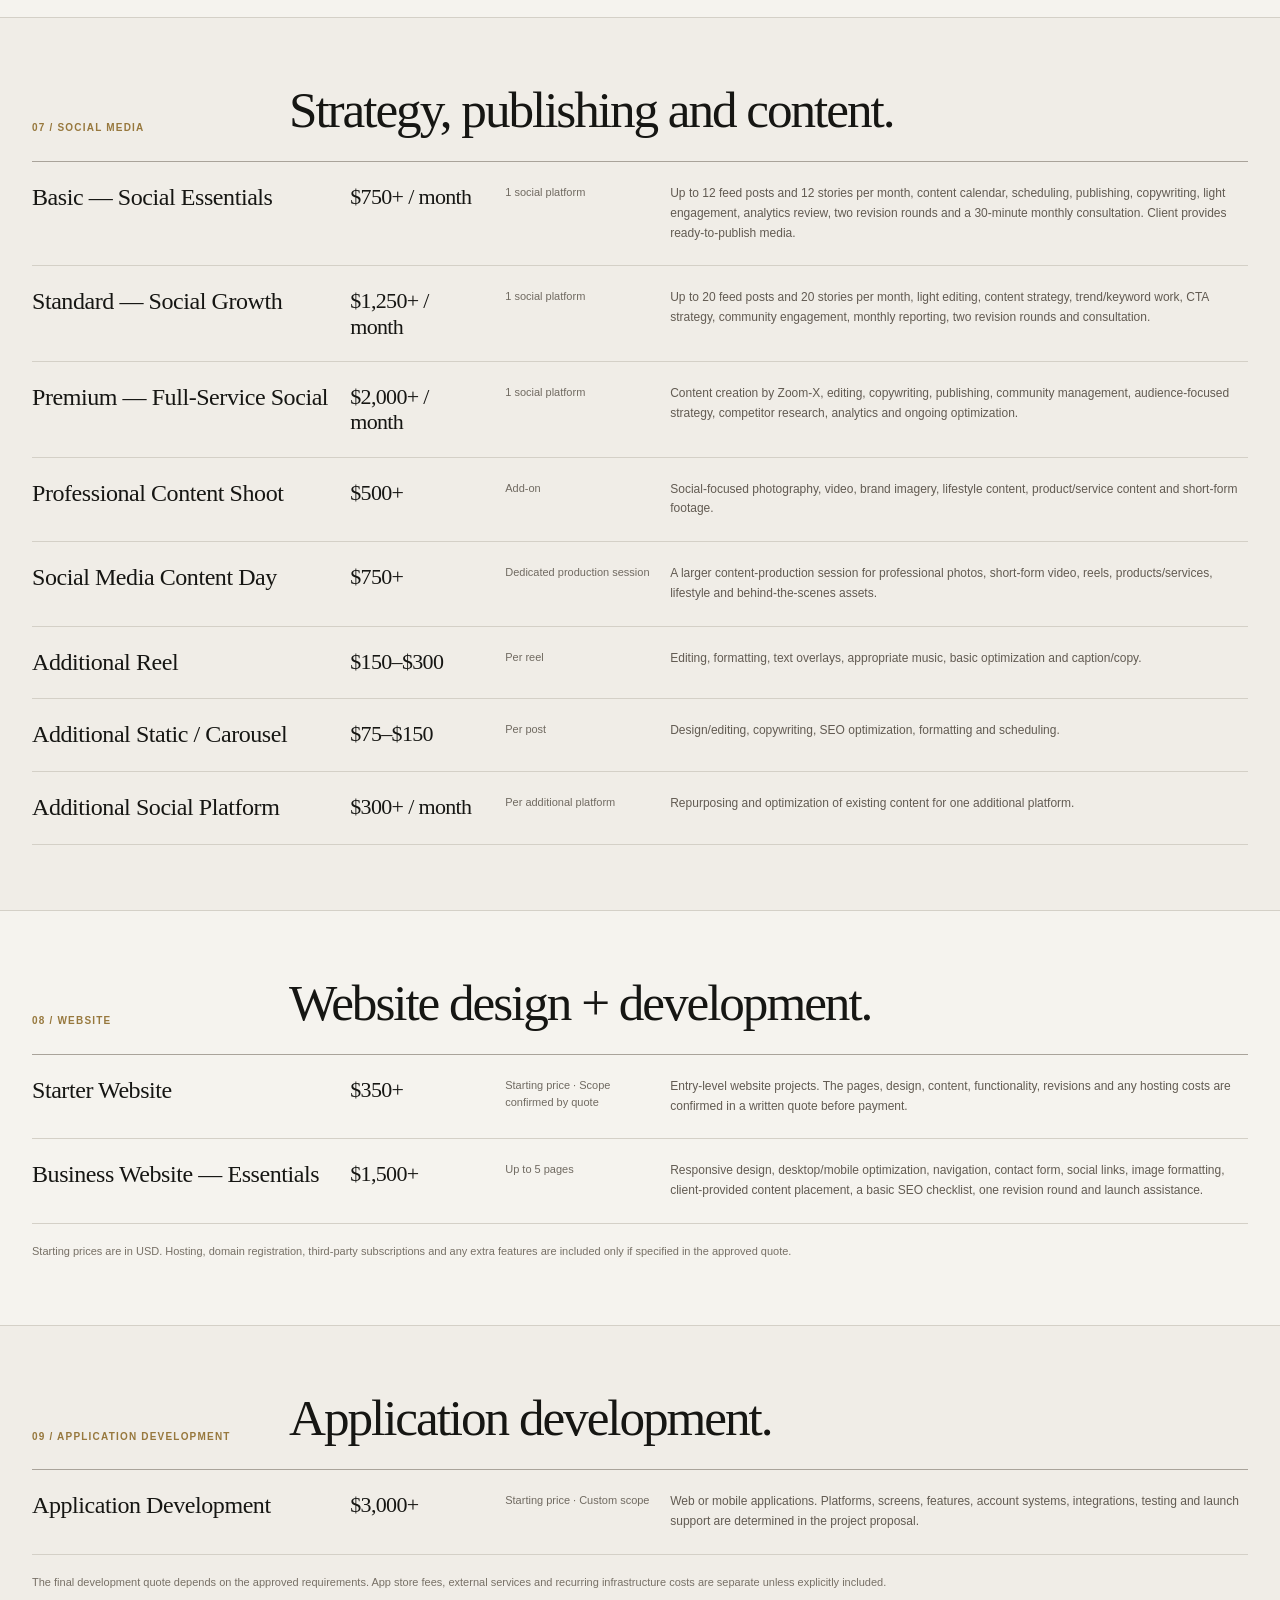
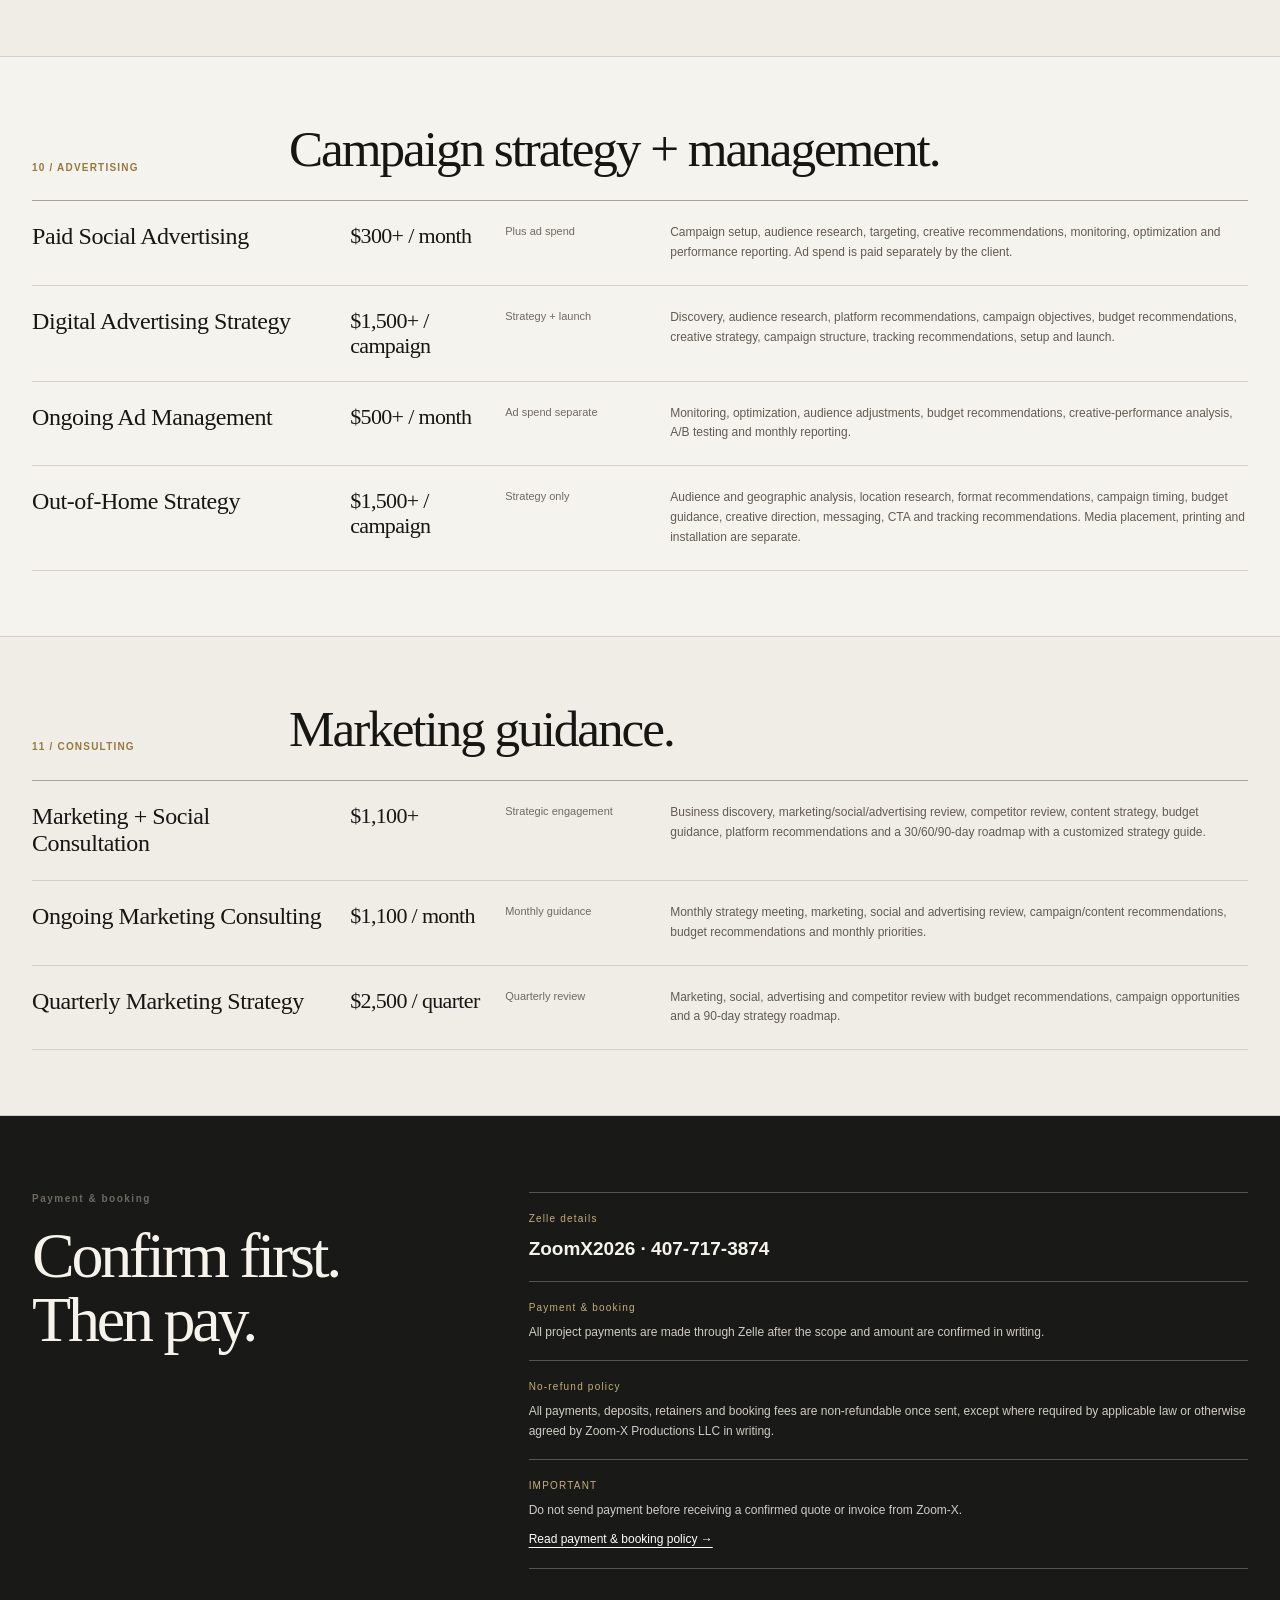
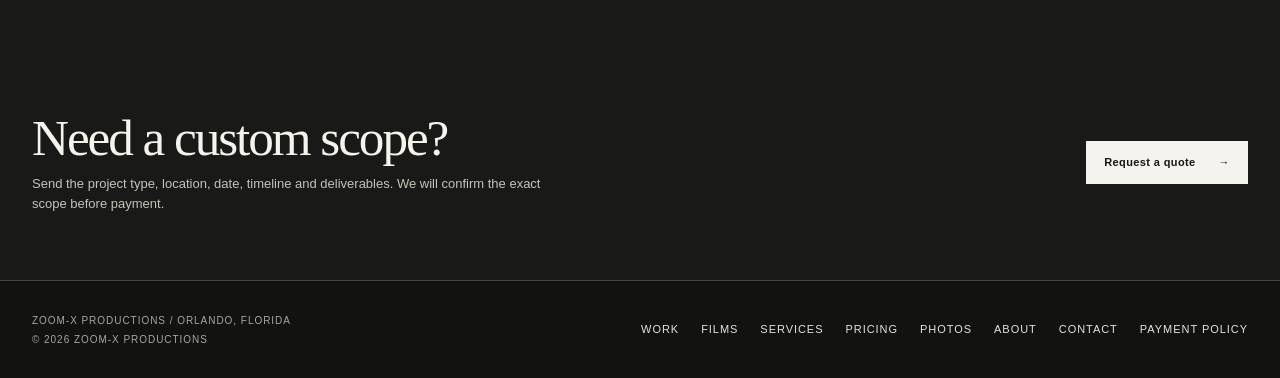
<file: pricing.html>
<!DOCTYPE html>
<html lang="en">
<head>
<meta charset="utf-8"/>
<meta content="width=device-width,initial-scale=1" name="viewport"/>
<meta content="#f7f6f2" name="theme-color"/>
<meta content="Zoom-X Productions service and package pricing for video, photography, weddings, music videos, social media, websites, advertising and consulting." name="description"/>
<title>Pricing | Zoom-X Productions</title>
<link href="assets/site.css?v=20261030-2" rel="stylesheet"/>
<link href="assets/site-v4.css?v=20261030-2" rel="stylesheet"/>
<link href="assets/studio-v7.css?v=20261030-8" rel="stylesheet"><link href="assets/studio-inner-v8.css?v=20261030-9" rel="stylesheet"></head>
<body class="studio-inner">
<header class="site-head"><div class="container head-inner"><a class="brand" href="index.html" aria-label="Zoom-X Productions home"><img src="assets/zoomx-logo.png?v=20261030-png" alt="Zoom-X Productions"></a><nav class="head-nav" id="primary-nav" aria-label="Primary navigation"><a href="work.html" data-i18n="nav.work">Work</a><a href="videos.html" data-i18n="nav.films">Films</a><a href="services.html" data-i18n="nav.services">Services</a><a href="pricing.html" data-i18n="nav.pricing">Pricing</a><a href="about.html" data-i18n="nav.about">About</a><a href="contact.html" data-i18n="nav.contact">Contact</a></nav><div class="header-right"><div class="header-langs" role="group" aria-label="Select language"><button type="button" data-language="en">EN</button><button type="button" data-language="fr">FR</button><button type="button" data-language="es">ES</button></div><a class="header-cta" href="contact.html" data-i18n="nav.quote">Request a quote</a><button type="button" class="mobile-menu" aria-controls="primary-nav" aria-expanded="false">MENU</button></div></div></header>

<a class="skip" href="#main">Skip to content</a><main id="main">
<section class="z5-pricing-hero">
  <div class="shell z5-pricing-hero-grid">
    <div>
      <p class="z5-kicker" data-i18n="z5.pricing.kicker">ZOOM-X SERVICES & PACKAGE GUIDE</p>
      <h1 data-i18n="z5.pricing.title">Straightforward starting prices.</h1>
    </div>
    <p data-i18n="z5.pricing.intro">Use these packages to plan your budget. Projects with additional locations, travel, crew, permits, equipment, models, ad spend or specialized production may require a custom quote.</p>
  </div>
</section>

<nav class="z5-pricing-nav" aria-label="Pricing sections">
  <div class="shell">
    <a href="#business" data-i18n="pricing.nav.business">Business content</a>
    <a href="#weddings" data-i18n="pricing.nav.weddings">Weddings</a>
    <a href="#music" data-i18n="pricing.nav.music">Music videos</a>
    <a href="#events" data-i18n="pricing.nav.events">Events</a>
    <a href="#promo" data-i18n="pricing.nav.promo">Promo video</a>
    <a href="#photo" data-i18n="pricing.nav.photo">Photography</a>
    <a href="#social" data-i18n="pricing.nav.social">Social media</a>
    <a href="#web" data-i18n="pricing.nav.web">Websites</a>
    <a href="#apps" data-i18n="pricing.nav.app">Applications</a>
    <a href="#advertising" data-i18n="pricing.nav.advertising">Advertising</a>
    <a href="#consulting" data-i18n="pricing.nav.consulting">Consulting</a>
    <a href="#payment" data-i18n="pricing.nav.payment">Payment</a>
  </div>
</nav>

<section class="z5-price-section" id="business">
  <div class="shell">
    <div class="z5-price-section-head"><span data-i18n="pricing.sec.business.label">01 / BUSINESS CONTENT</span><h2 data-i18n="pricing.sec.business.title">Monthly content + marketing.</h2></div>
    <div class="z5-price-table">
      <div class="z5-package"><h3>Essential</h3><div class="z5-package-price">$1,000 / month</div><div class="z5-package-term">3-month minimum</div><p>1 short-form video (about 25–30 seconds), 3–5 edited photos, monthly content planning and one scheduled content session. Paid advertising is not included.</p></div>
      <div class="z5-package"><h3>Growth</h3><div class="z5-package-price">$1,800 / month</div><div class="z5-package-term">6-month minimum</div><p>3 short-form videos, 5–10 edited photos, audience research, campaign setup, monitoring and performance analysis. Includes management of one Facebook/Instagram promotion running for about 60 days during the engagement; ad spend is separate.</p></div>
      <div class="z5-package"><h3>Premium</h3><div class="z5-package-price">$3,200 / month</div><div class="z5-package-term">6–12 month commitment</div><p>2 produced videos, 10–15 edited photos, 3–5 stories per week (up to 20/month), ongoing ad strategy, optimization and monthly performance reporting. Ad spend is separate.</p></div>
    </div>
    <p class="z5-price-note">Additional locations, shoot time, travel, models, studio rentals, permits, drone services, specialty equipment and additional crew may be billed separately.</p>
  </div>
</section>

<section class="z5-price-section" id="weddings">
  <div class="shell">
    <div class="z5-price-section-head"><span data-i18n="pricing.sec.weddings.label">02 / WEDDINGS</span><h2 data-i18n="pricing.sec.weddings.title">Wedding films + photography.</h2></div>
    <div class="z5-price-table">
      <div class="z5-package"><h3>Essential Wedding Video</h3><div class="z5-package-price">$1,800</div><div class="z5-package-term">Up to 4 hours · 1 videographer</div><p>3–5 minute cinematic highlight film, professional editing, color work, music synchronization, audio enhancement where applicable and a pre-wedding planning consultation.</p></div>
      <div class="z5-package"><h3>Signature Wedding Video</h3><div class="z5-package-price">$3,000</div><div class="z5-package-term">6–8 hours · 2 videographers</div><p>5–7 minute cinematic highlight plus a 15–20 minute extended wedding film, multi-camera coverage, ceremony/reception coverage and comprehensive post-production.</p></div>
      <div class="z5-package"><h3>Prestige Wedding Video</h3><div class="z5-package-price">$6,000</div><div class="z5-package-term">10+ hours · 2 videographers</div><p>Full-day cinematic wedding film, extended cut, social-media teaser, multi-camera coverage, advanced post-production and expedited delivery. Drone footage is subject to legal, weather and location conditions.</p></div>
      <div class="z5-package"><h3>Wedding Photography</h3><div class="z5-package-price">$2,500</div><div class="z5-package-term">Up to 4 hours · 1 photographer</div><p>Approximately 200–300 professionally edited images, pre-wedding planning, portraits, ceremony/reception coverage, details and candid moments.</p></div>
      <div class="z5-package"><h3>Photo + Video Bundle</h3><div class="z5-package-price">10–15% off</div><div class="z5-package-term">Custom combined package</div><p>Clients booking wedding photography and videography together may receive a 10–15% bundled discount compared with booking the services separately.</p></div>
    </div>
  </div>
</section>

<section class="z5-price-section" id="music">
  <div class="shell">
    <div class="z5-price-section-head"><span data-i18n="pricing.sec.music.label">03 / MUSIC VIDEO</span><h2 data-i18n="pricing.sec.music.title">Music video production.</h2></div>
    <div class="z5-price-table">
      <div class="z5-package"><h3>Basic</h3><div class="z5-package-price">$3,000</div><div class="z5-package-term">Half-day · 1 primary location</div><p>Straightforward performance-based video with one camera, basic lighting, editing, color correction, music synchronization and final digital delivery.</p></div>
      <div class="z5-package"><h3>Standard</h3><div class="z5-package-price">$4,000</div><div class="z5-package-term">Full day · up to 2 locations</div><p>Developed concept, small production crew, professional camera and lighting, performance/concept footage, creative sequencing and professional post-production.</p></div>
      <div class="z5-package"><h3>Premium</h3><div class="z5-package-price">$5,000+</div><div class="z5-package-term">Custom production scope</div><p>For more elaborate concepts with multiple locations, advanced lighting, multiple camera setups, drone footage, additional crew, extras, production design or complex post-production.</p></div>
    </div>
    <p class="z5-price-note">Location fees, permits, actors/extras, props, additional crew, travel and other production expenses are separate when applicable. Final music-video pricing is confirmed after a creative consultation.</p>
  </div>
</section>

<section class="z5-price-section" id="events">
  <div class="shell">
    <div class="z5-price-section-head"><span data-i18n="pricing.sec.events.label">04 / EVENT COVERAGE</span><h2 data-i18n="pricing.sec.events.title">Corporate events.</h2></div>
    <div class="z5-price-table">
      <div class="z5-package"><h3>Corporate Event Coverage</h3><div class="z5-package-price">$900</div><div class="z5-package-term">Up to 4 hours</div><p>Photography, videography or an agreed combination. Photography may include approximately 100–250 edited photos; video scope may include event highlights, speaker footage, B-roll and short-form clips depending on the event.</p></div>
      <div class="z5-package"><h3>Additional Coverage</h3><div class="z5-package-price">$125 / hour</div><div class="z5-package-term">Subject to availability</div><p>Additional event hours must be approved by the client. Standard delivery is generally 5–7 business days; rush delivery may be available at an additional fee.</p></div>
    </div>
  </div>
</section>

<section class="z5-price-section" id="promo">
  <div class="shell">
    <div class="z5-price-section-head"><span data-i18n="pricing.sec.promo.label">05 / PROMOTIONAL VIDEO</span><h2 data-i18n="pricing.sec.promo.title">Short-form commercial video.</h2></div>
    <div class="z5-price-table">
      <div class="z5-package"><h3>Short Promotional Video</h3><div class="z5-package-price">$600</div><div class="z5-package-term">Approx. 30–60 seconds</div><p>Creative planning, basic shot planning, filming, professional editing, color correction, audio balancing, appropriate music, branding, text overlays and final mastering for social, web or digital advertising.</p></div>
    </div>
  </div>
</section>

<section class="z5-price-section" id="photo">
  <div class="shell">
    <div class="z5-price-section-head"><span data-i18n="pricing.sec.photo.label">06 / COMMERCIAL PHOTO</span><h2 data-i18n="pricing.sec.photo.title">Photography for business and brand use.</h2></div>
    <div class="z5-price-table">
      <div class="z5-package"><h3>Commercial Photo Session</h3><div class="z5-package-price">$450</div><div class="z5-package-term">Up to 2 hours</div><p>Professional photography, basic creative direction, multiple setups where practical and approximately 20–40 edited final images for products, services, portraits, branding, websites and social media.</p></div>
      <div class="z5-package"><h3>Drone / Aerial Add-on</h3><div class="z5-package-price">$300+</div><div class="z5-package-term">Qualifying projects only</div><p>Aerial photography and/or video subject to FAA requirements, airspace, weather, permits, location restrictions and other regulatory requirements.</p></div>
    </div>
  </div>
</section>

<section class="z5-price-section" id="social">
  <div class="shell">
    <div class="z5-price-section-head"><span data-i18n="pricing.sec.social.label">07 / SOCIAL MEDIA</span><h2 data-i18n="pricing.sec.social.title">Strategy, publishing and content.</h2></div>
    <div class="z5-price-table">
      <div class="z5-package"><h3>Basic — Social Essentials</h3><div class="z5-package-price">$750+ / month</div><div class="z5-package-term">1 social platform</div><p>Up to 12 feed posts and 12 stories per month, content calendar, scheduling, publishing, copywriting, light engagement, analytics review, two revision rounds and a 30-minute monthly consultation. Client provides ready-to-publish media.</p></div>
      <div class="z5-package"><h3>Standard — Social Growth</h3><div class="z5-package-price">$1,250+ / month</div><div class="z5-package-term">1 social platform</div><p>Up to 20 feed posts and 20 stories per month, light editing, content strategy, trend/keyword work, CTA strategy, community engagement, monthly reporting, two revision rounds and consultation.</p></div>
      <div class="z5-package"><h3>Premium — Full-Service Social</h3><div class="z5-package-price">$2,000+ / month</div><div class="z5-package-term">1 social platform</div><p>Content creation by Zoom-X, editing, copywriting, publishing, community management, audience-focused strategy, competitor research, analytics and ongoing optimization.</p></div>
      <div class="z5-package"><h3>Professional Content Shoot</h3><div class="z5-package-price">$500+</div><div class="z5-package-term">Add-on</div><p>Social-focused photography, video, brand imagery, lifestyle content, product/service content and short-form footage.</p></div>
      <div class="z5-package"><h3>Social Media Content Day</h3><div class="z5-package-price">$750+</div><div class="z5-package-term">Dedicated production session</div><p>A larger content-production session for professional photos, short-form video, reels, products/services, lifestyle and behind-the-scenes assets.</p></div>
      <div class="z5-package"><h3>Additional Reel</h3><div class="z5-package-price">$150–$300</div><div class="z5-package-term">Per reel</div><p>Editing, formatting, text overlays, appropriate music, basic optimization and caption/copy.</p></div>
      <div class="z5-package"><h3>Additional Static / Carousel</h3><div class="z5-package-price">$75–$150</div><div class="z5-package-term">Per post</div><p>Design/editing, copywriting, SEO optimization, formatting and scheduling.</p></div>
      <div class="z5-package"><h3>Additional Social Platform</h3><div class="z5-package-price">$300+ / month</div><div class="z5-package-term">Per additional platform</div><p>Repurposing and optimization of existing content for one additional platform.</p></div>
    </div>
  </div>
</section>

<section class="z5-price-section" id="web">
  <div class="shell">
    <div class="z5-price-section-head"><span data-i18n="pricing.sec.web.label">08 / WEBSITE</span><h2 data-i18n="pricing.web.title">Website design + development.</h2></div>
    <div class="z5-price-table">
      <div class="z5-package">
        <h3 data-i18n="pricing.web.starter">Starter Website</h3>
        <div class="z5-package-price">$350+</div>
        <div class="z5-package-term" data-i18n="pricing.web.startTerm">Starting price · Scope confirmed by quote</div>
        <p data-i18n="pricing.web.startDesc">Entry-level website projects. The pages, design, content, functionality, revisions and any hosting costs are confirmed in a written quote before payment.</p>
      </div>
      <div class="z5-package">
        <h3 data-i18n="pricing.web.essentials">Business Website — Essentials</h3>
        <div class="z5-package-price">$1,500+</div>
        <div class="z5-package-term" data-i18n="pricing.web.essTerm">Up to 5 pages</div>
        <p data-i18n="pricing.web.essDesc">Responsive design, desktop/mobile optimization, navigation, contact form, social links, image formatting, client-provided content placement, a basic SEO checklist, one revision round and launch assistance.</p>
      </div>
    </div>
    <p class="z5-price-note" data-i18n="pricing.web.note">Starting prices are in USD. Hosting, domain registration, third-party subscriptions and any extra features are included only if specified in the approved quote.</p>
  </div>
</section>

<section class="z5-price-section" id="apps">
  <div class="shell">
    <div class="z5-price-section-head"><span data-i18n="pricing.sec.apps.label">09 / APPLICATION DEVELOPMENT</span><h2 data-i18n="pricing.app.title">Application development.</h2></div>
    <div class="z5-price-table">
      <div class="z5-package">
        <h3 data-i18n="pricing.app.starter">Application Development</h3>
        <div class="z5-package-price">$3,000+</div>
        <div class="z5-package-term" data-i18n="pricing.app.startTerm">Starting price · Custom scope</div>
        <p data-i18n="pricing.app.startDesc">Web or mobile applications. Platforms, screens, features, account systems, integrations, testing and launch support are determined in the project proposal.</p>
      </div>
    </div>
    <p class="z5-price-note" data-i18n="pricing.app.note">The final development quote depends on the approved requirements. App store fees, external services and recurring infrastructure costs are separate unless explicitly included.</p>
  </div>
</section>

<section class="z5-price-section" id="advertising">
  <div class="shell">
    <div class="z5-price-section-head"><span data-i18n="pricing.sec.advertising.label">10 / ADVERTISING</span><h2 data-i18n="pricing.sec.advertising.title">Campaign strategy + management.</h2></div>
    <div class="z5-price-table">
      <div class="z5-package"><h3>Paid Social Advertising</h3><div class="z5-package-price">$300+ / month</div><div class="z5-package-term">Plus ad spend</div><p>Campaign setup, audience research, targeting, creative recommendations, monitoring, optimization and performance reporting. Ad spend is paid separately by the client.</p></div>
      <div class="z5-package"><h3>Digital Advertising Strategy</h3><div class="z5-package-price">$1,500+ / campaign</div><div class="z5-package-term">Strategy + launch</div><p>Discovery, audience research, platform recommendations, campaign objectives, budget recommendations, creative strategy, campaign structure, tracking recommendations, setup and launch.</p></div>
      <div class="z5-package"><h3>Ongoing Ad Management</h3><div class="z5-package-price">$500+ / month</div><div class="z5-package-term">Ad spend separate</div><p>Monitoring, optimization, audience adjustments, budget recommendations, creative-performance analysis, A/B testing and monthly reporting.</p></div>
      <div class="z5-package"><h3>Out-of-Home Strategy</h3><div class="z5-package-price">$1,500+ / campaign</div><div class="z5-package-term">Strategy only</div><p>Audience and geographic analysis, location research, format recommendations, campaign timing, budget guidance, creative direction, messaging, CTA and tracking recommendations. Media placement, printing and installation are separate.</p></div>
    </div>
  </div>
</section>

<section class="z5-price-section" id="consulting">
  <div class="shell">
    <div class="z5-price-section-head"><span data-i18n="pricing.sec.consulting.label">11 / CONSULTING</span><h2 data-i18n="pricing.sec.consulting.title">Marketing guidance.</h2></div>
    <div class="z5-price-table">
      <div class="z5-package"><h3>Marketing + Social Consultation</h3><div class="z5-package-price">$1,100+</div><div class="z5-package-term">Strategic engagement</div><p>Business discovery, marketing/social/advertising review, competitor review, content strategy, budget guidance, platform recommendations and a 30/60/90-day roadmap with a customized strategy guide.</p></div>
      <div class="z5-package"><h3>Ongoing Marketing Consulting</h3><div class="z5-package-price">$1,100 / month</div><div class="z5-package-term">Monthly guidance</div><p>Monthly strategy meeting, marketing, social and advertising review, campaign/content recommendations, budget recommendations and monthly priorities.</p></div>
      <div class="z5-package"><h3>Quarterly Marketing Strategy</h3><div class="z5-package-price">$2,500 / quarter</div><div class="z5-package-term">Quarterly review</div><p>Marketing, social, advertising and competitor review with budget recommendations, campaign opportunities and a 90-day strategy roadmap.</p></div>
    </div>
  </div>
</section>

<section class="z5-booking" id="payment">
  <div class="shell z5-booking-grid">
    <div>
      <p class="z5-kicker" data-i18n="z5.pricing.payment">Payment & booking</p>
      <h2>Confirm first.<br/>Then pay.</h2>
    </div>
    <div class="z5-booking-copy">
      <div><span data-i18n="z5.pricing.zelle">Zelle details</span><strong>ZoomX2026 · 407-717-3874</strong></div>
      <div><span data-i18n="z5.pricing.payment">Payment & booking</span><p data-i18n="z5.pricing.paymentCopy">All project payments are made through Zelle after the scope and amount are confirmed in writing.</p></div>
      <div><span data-i18n="z5.pricing.refund">No-refund policy</span><p data-i18n="z5.pricing.refundCopy">All payments, deposits, retainers and booking fees are non-refundable once sent, except where required by applicable law or otherwise agreed by Zoom-X Productions LLC in writing.</p></div>
      <div><span>IMPORTANT</span><p data-i18n="z5.pricing.notice">Do not send payment before receiving a confirmed quote or invoice from Zoom-X.</p><p style="margin-top:9px"><a href="booking-terms.html" style="color:#fff;text-decoration:underline;text-underline-offset:4px">Read payment & booking policy →</a></p></div>
    </div>
  </div>
</section>

<section class="v4-contact-strip">
  <div class="shell v4-contact-inner">
    <div><h2 data-i18n="z5.pricing.custom">Need a custom scope?</h2><p data-i18n="z5.pricing.customCopy">Send the project type, location, date, timeline and deliverables. We will confirm the exact scope before payment.</p></div>
    <a class="v4-button" href="contact.html">Request a quote <span>→</span></a>
  </div>
</section>
</main>

<footer class="site-footer"><div class="container footer-grid"><div><small>ZOOM-X PRODUCTIONS / ORLANDO, FLORIDA<br>© <span id="year">2026</span> ZOOM-X PRODUCTIONS</small></div><div class="footer-links"><a href="work.html" data-i18n="nav.work">Work</a><a href="videos.html" data-i18n="nav.films">Films</a><a href="services.html" data-i18n="nav.services">Services</a><a href="pricing.html" data-i18n="nav.pricing">Pricing</a><a href="gallery.html" data-i18n="zx.nav.gallery">Photos</a><a href="about.html" data-i18n="nav.about">About</a><a href="contact.html" data-i18n="nav.contact">Contact</a><a href="booking-terms.html" data-i18n="nav.terms">Payment policy</a></div></div></footer>






<script src="assets/i18n-en.js?v=20261030-8"></script><script src="assets/i18n-fr.js?v=20261030-8"></script><script src="assets/i18n-es.js?v=20261030-8"></script><script src="assets/i18n-v4.js?v=20261030-films"></script><script src="assets/studio-inner-v8.js?v=20261030-8"></script></body>
</html>
</file>
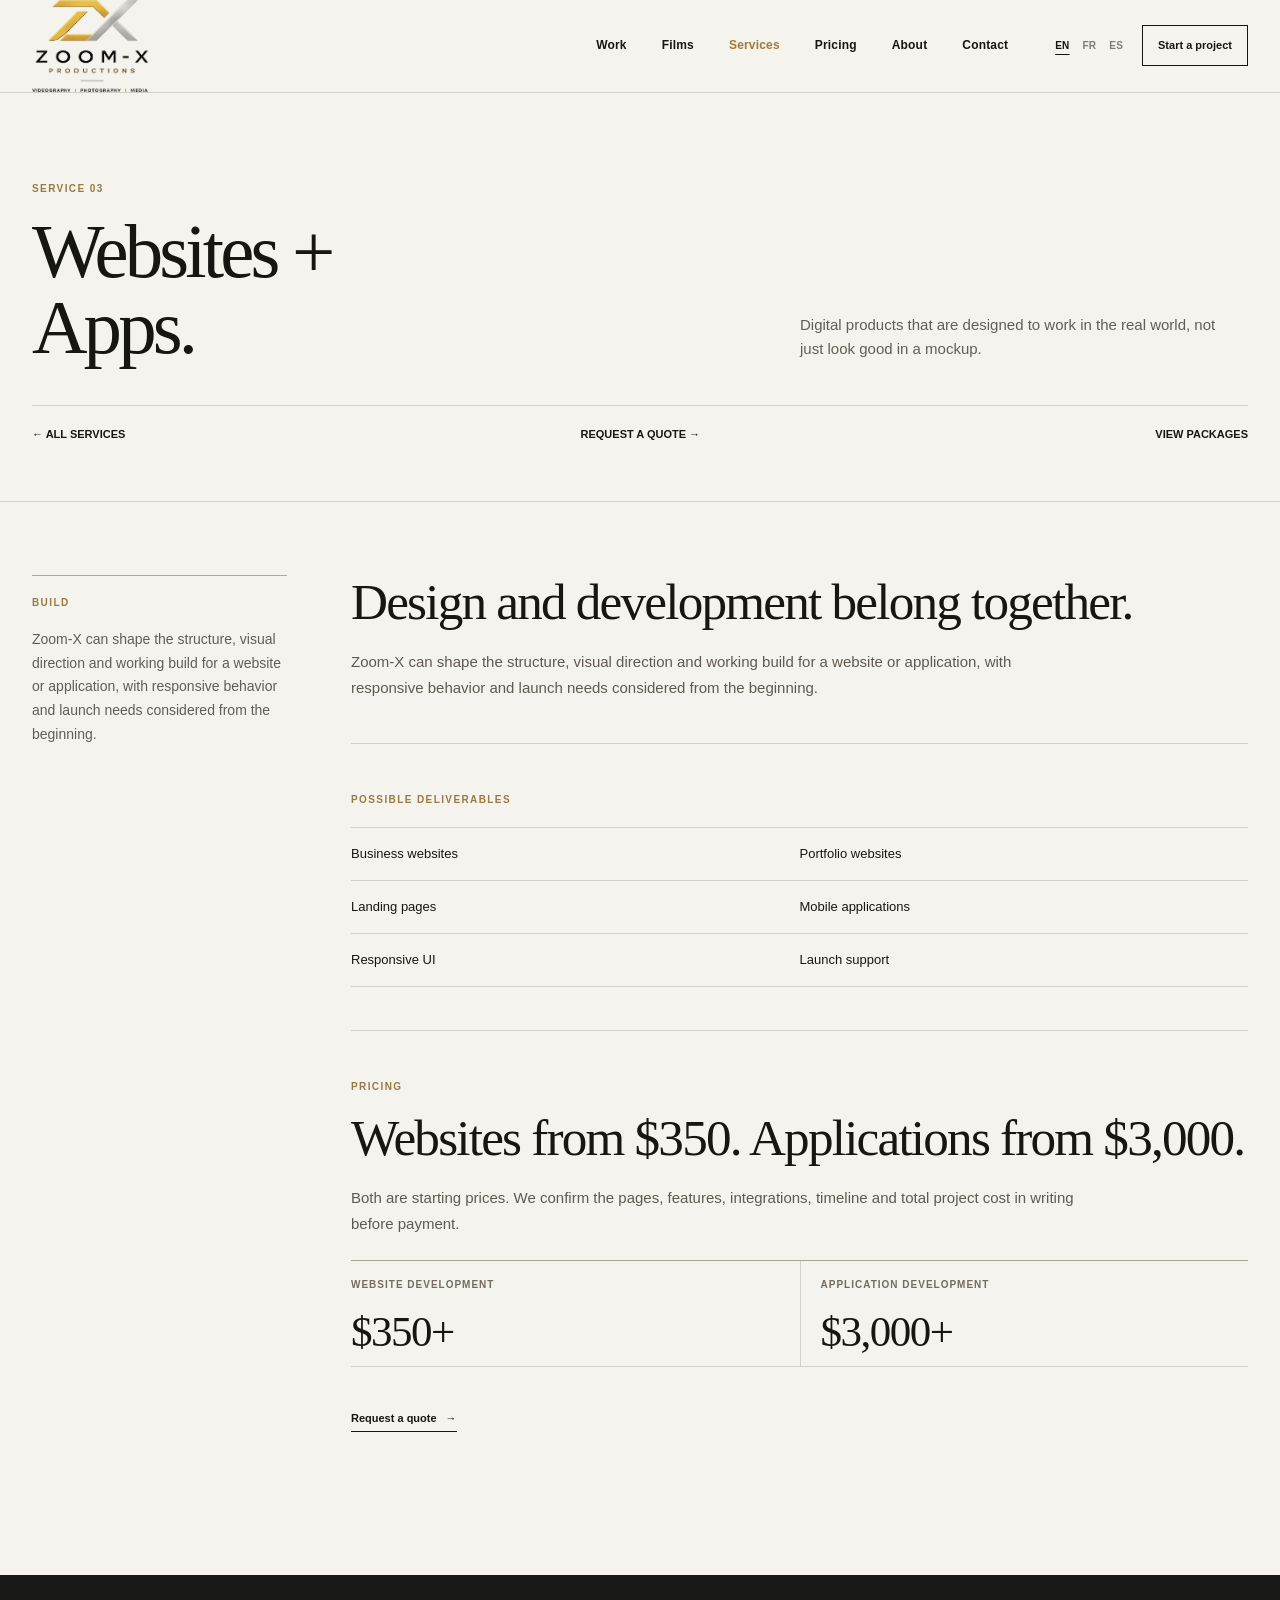
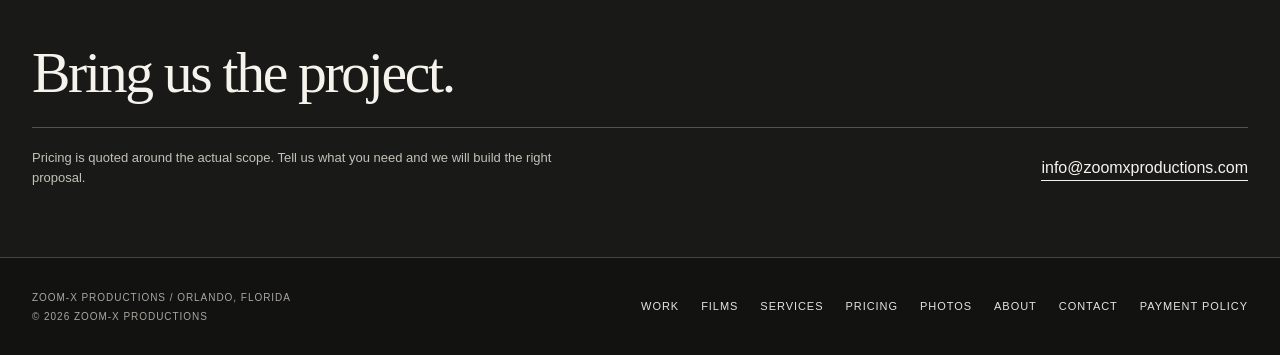
<file: service-digital.html>
<!DOCTYPE html>
<html lang="en"><head><meta charset="utf-8"/><meta content="width=device-width,initial-scale=1" name="viewport"/><meta content="#f2f0ea" name="theme-color"/><meta content="Zoom-X Productions — video, photography, journalism, websites, apps and marketing." name="description"/><title>Websites + Apps | Zoom-X Productions</title><link href="assets/site.css" rel="stylesheet"/><link href="assets/site-v4.css" rel="stylesheet"/><link href="assets/studio-v7.css?v=20261030-8" rel="stylesheet"><link href="assets/studio-inner-v8.css?v=20261030-9" rel="stylesheet"></head><body class="studio-inner"><header class="site-head"><div class="container head-inner"><a class="brand" href="index.html" aria-label="Zoom-X Productions home"><img src="assets/zoomx-logo.png?v=20261030-png" alt="Zoom-X Productions"></a><nav class="head-nav" id="primary-nav" aria-label="Primary navigation"><a href="work.html" data-i18n="nav.work">Work</a><a href="videos.html" data-i18n="nav.films">Films</a><a href="services.html" data-i18n="nav.services">Services</a><a href="pricing.html" data-i18n="nav.pricing">Pricing</a><a href="about.html" data-i18n="nav.about">About</a><a href="contact.html" data-i18n="nav.contact">Contact</a></nav><div class="header-right"><div class="header-langs" role="group" aria-label="Select language"><button type="button" data-language="en">EN</button><button type="button" data-language="fr">FR</button><button type="button" data-language="es">ES</button></div><a class="header-cta" href="contact.html" data-i18n="nav.quote">Request a quote</a><button type="button" class="mobile-menu" aria-controls="primary-nav" aria-expanded="false">MENU</button></div></div></header><a class="skip" href="#main">Skip to content</a><main id="main"><section class="page-hero"><div class="shell hero-grid"><div><p class="kicker" data-i18n="digital.kicker">Service 03</p><h1><span data-i18n="digital.hero1">Websites +</span><span data-i18n="digital.hero2">Apps.</span></h1></div><p class="lede" data-i18n="digital.lede">Digital products that are designed to work in the real world, not just look good in a mockup.</p></div><div class="shell subnav"><a href="services.html">← <span data-i18n="service.back">All services</span></a><a href="contact.html?service=digital"><span data-i18n="service.contact">Request a quote</span> →</a><a href="pricing.html">View packages</a></div></section><section class="service-page"><div class="shell service-layout"><aside class="service-sticky"><div class="label" data-i18n="digital.a">Build</div><p data-i18n="digital.aCopy">Zoom-X can shape the structure, visual direction and working build for a website or application, with responsive behavior and launch needs considered from the beginning.</p></aside><div><div class="service-block"><h2 data-i18n="digital.aTitle">Design and development belong together.</h2><p class="big-copy" data-i18n="digital.aCopy">Zoom-X can shape the structure, visual direction and working build for a website or application, with responsive behavior and launch needs considered from the beginning.</p></div><div class="service-block"><div class="kicker" data-i18n="digital.b">Possible deliverables</div><div class="deliverables"><div data-i18n="digital.d1">Business websites</div><div data-i18n="digital.d2">Portfolio websites</div><div data-i18n="digital.d3">Landing pages</div><div data-i18n="digital.d4">Mobile applications</div><div data-i18n="digital.d5">Responsive UI</div><div data-i18n="digital.d6">Launch support</div></div></div><div class="service-block"><div class="kicker" data-i18n="digital.c">Pricing</div><h2 data-i18n="digital.cTitle">Websites from $350. Applications from $3,000.</h2><p class="big-copy" data-i18n="digital.cCopy">Both are starting prices. We confirm the pages, features, integrations, timeline and total project cost in writing before payment.</p><div class="digital-price-pair"><a href="pricing.html#web"><span data-i18n="digital.price.web">WEBSITE DEVELOPMENT</span><strong>$350+</strong></a><a href="pricing.html#apps"><span data-i18n="digital.price.app">APPLICATION DEVELOPMENT</span><strong>$3,000+</strong></a></div><p style="margin-top:38px"><a class="text-link" href="contact.html?service=digital"><span data-i18n="service.contact">Request a quote</span><span>→</span></a></p></div></div></div></section><section class="cta"><div class="shell"><h2 data-i18n="home.cta">Bring us the project.</h2><div class="cta-bottom"><p data-i18n="home.ctaCopy">Pricing is quoted around the actual scope. Tell us what you need and we will build the right proposal.</p><a class="cta-email" data-i18n="home.email" href="mailto:info@zoomxproductions.com">info@zoomxproductions.com</a></div></div></section></main><footer class="site-footer"><div class="container footer-grid"><div><small>ZOOM-X PRODUCTIONS / ORLANDO, FLORIDA<br>© <span id="year">2026</span> ZOOM-X PRODUCTIONS</small></div><div class="footer-links"><a href="work.html" data-i18n="nav.work">Work</a><a href="videos.html" data-i18n="nav.films">Films</a><a href="services.html" data-i18n="nav.services">Services</a><a href="pricing.html" data-i18n="nav.pricing">Pricing</a><a href="gallery.html" data-i18n="zx.nav.gallery">Photos</a><a href="about.html" data-i18n="nav.about">About</a><a href="contact.html" data-i18n="nav.contact">Contact</a><a href="booking-terms.html" data-i18n="nav.terms">Payment policy</a></div></div></footer><script src="assets/i18n-en.js?v=20261030-8"></script><script src="assets/i18n-fr.js?v=20261030-8"></script><script src="assets/i18n-es.js?v=20261030-8"></script><script src="assets/i18n-v4.js?v=20261030-films"></script><script src="assets/studio-inner-v8.js?v=20261030-8"></script></body></html>
</file>
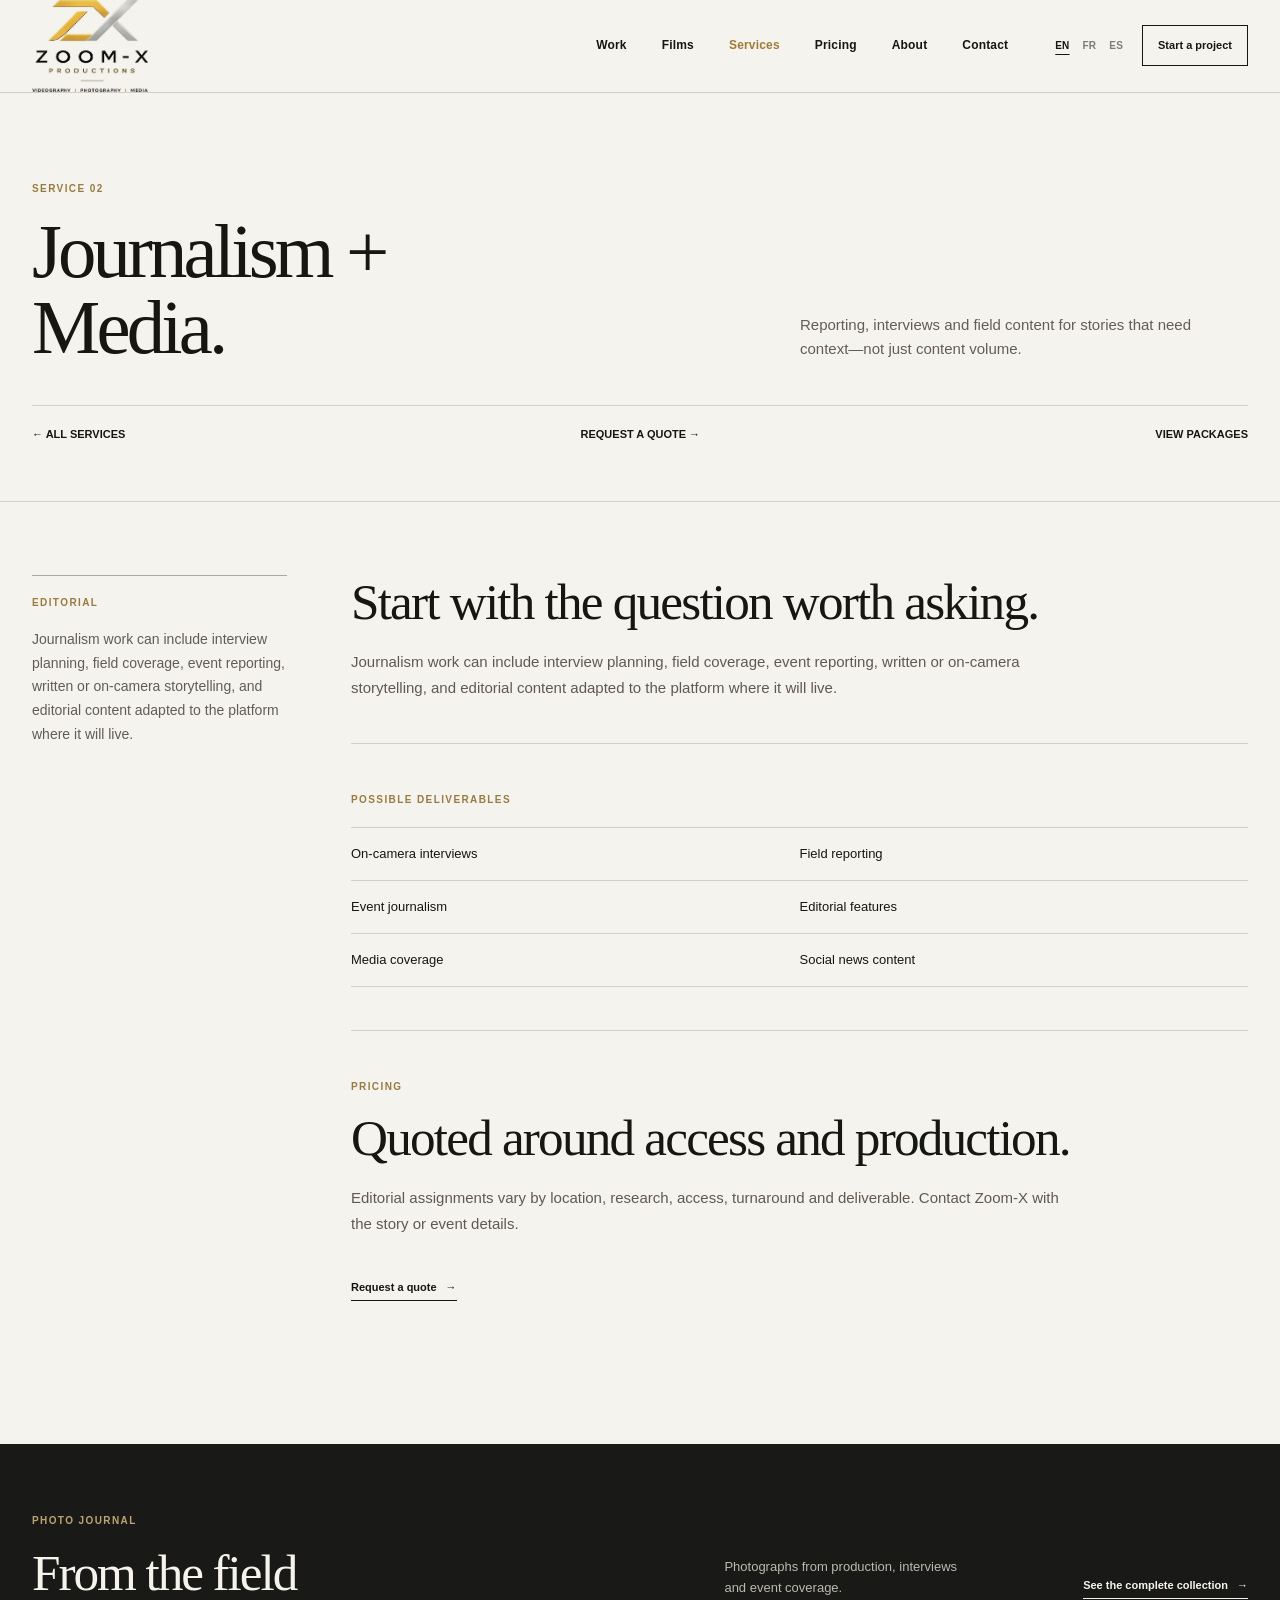
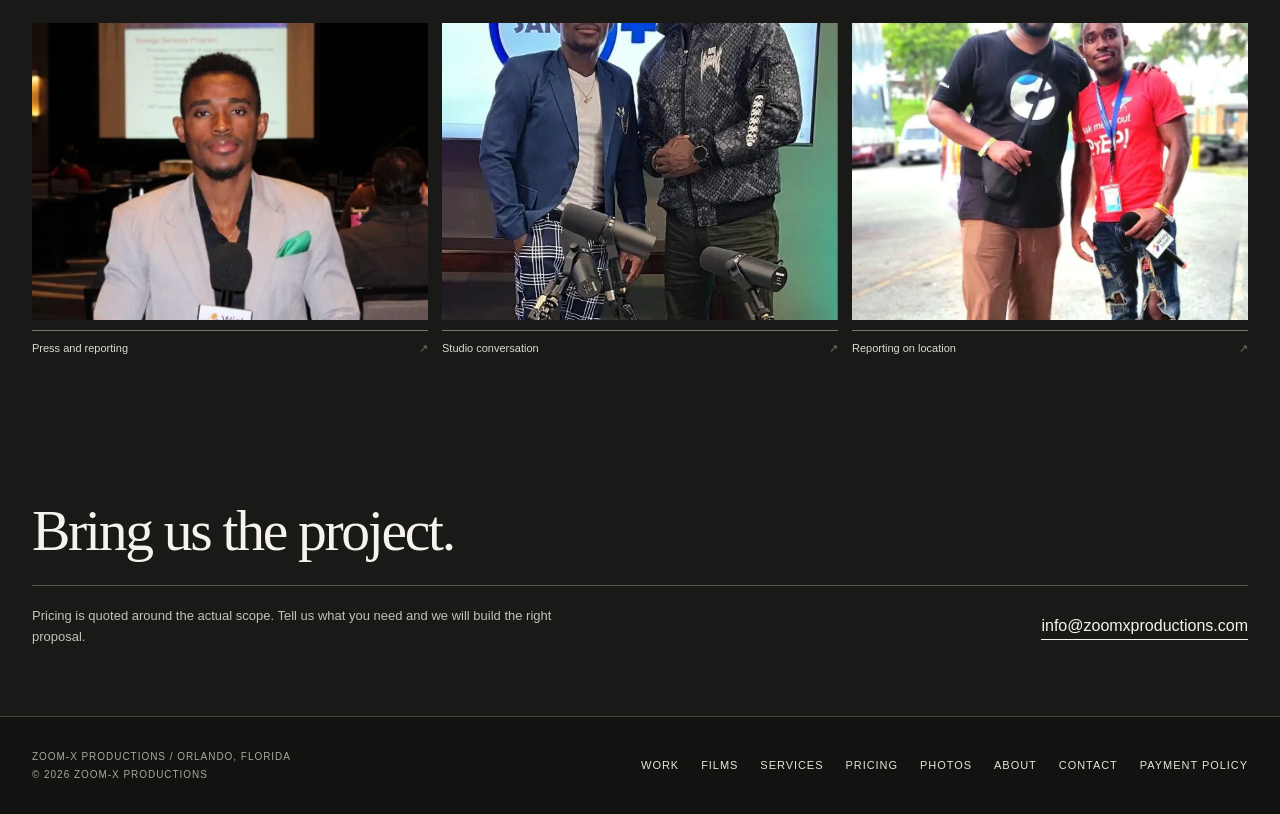
<file: service-journalism.html>
<!DOCTYPE html>
<html lang="en"><head><meta charset="utf-8"/><meta content="width=device-width,initial-scale=1" name="viewport"/><meta content="#f2f0ea" name="theme-color"/><meta content="Zoom-X Productions — video, photography, journalism, websites, apps and marketing." name="description"/><title>Journalism + Media | Zoom-X Productions</title><link href="assets/site.css" rel="stylesheet"/><link href="assets/site-v4.css" rel="stylesheet"/><link href="assets/studio-v7.css?v=20261030-8" rel="stylesheet"><link href="assets/studio-inner-v8.css?v=20261030-8" rel="stylesheet"></head><body class="studio-inner"><header class="site-head"><div class="container head-inner"><a class="brand" href="index.html" aria-label="Zoom-X Productions home"><img src="assets/zoomx-logo.png?v=20261030-png" alt="Zoom-X Productions"></a><nav class="head-nav" id="primary-nav" aria-label="Primary navigation"><a href="work.html" data-i18n="nav.work">Work</a><a href="videos.html" data-i18n="nav.films">Films</a><a href="services.html" data-i18n="nav.services">Services</a><a href="pricing.html" data-i18n="nav.pricing">Pricing</a><a href="about.html" data-i18n="nav.about">About</a><a href="contact.html" data-i18n="nav.contact">Contact</a></nav><div class="header-right"><div class="header-langs" role="group" aria-label="Select language"><button type="button" data-language="en">EN</button><button type="button" data-language="fr">FR</button><button type="button" data-language="es">ES</button></div><a class="header-cta" href="contact.html" data-i18n="nav.quote">Request a quote</a><button type="button" class="mobile-menu" aria-controls="primary-nav" aria-expanded="false">MENU</button></div></div></header><a class="skip" href="#main">Skip to content</a><main id="main"><section class="page-hero"><div class="shell hero-grid"><div><p class="kicker" data-i18n="journal.kicker">Service 02</p><h1><span data-i18n="journal.hero1">Journalism +</span><span data-i18n="journal.hero2">Media.</span></h1></div><p class="lede" data-i18n="journal.lede">Reporting, interviews and field content for stories that need context—not just content volume.</p></div><div class="shell subnav"><a href="services.html">← <span data-i18n="service.back">All services</span></a><a href="contact.html?service=journalism"><span data-i18n="service.contact">Request a quote</span> →</a><a href="pricing.html">View packages</a></div></section><section class="service-page"><div class="shell service-layout"><aside class="service-sticky"><div class="label" data-i18n="journal.a">Editorial</div><p data-i18n="journal.aCopy">Journalism work can include interview planning, field coverage, event reporting, written or on-camera storytelling, and editorial content adapted to the platform where it will live.</p></aside><div><div class="service-block"><h2 data-i18n="journal.aTitle">Start with the question worth asking.</h2><p class="big-copy" data-i18n="journal.aCopy">Journalism work can include interview planning, field coverage, event reporting, written or on-camera storytelling, and editorial content adapted to the platform where it will live.</p></div><div class="service-block"><div class="kicker" data-i18n="journal.b">Possible deliverables</div><div class="deliverables"><div data-i18n="journal.d1">On-camera interviews</div><div data-i18n="journal.d2">Field reporting</div><div data-i18n="journal.d3">Event journalism</div><div data-i18n="journal.d4">Editorial features</div><div data-i18n="journal.d5">Media coverage</div><div data-i18n="journal.d6">Social news content</div></div></div><div class="service-block"><div class="kicker" data-i18n="journal.c">Pricing</div><h2 data-i18n="journal.cTitle">Quoted around access and production.</h2><p class="big-copy" data-i18n="journal.cCopy">Editorial assignments vary by location, research, access, turnaround and deliverable. Contact Zoom-X with the story or event details.</p><p style="margin-top:38px"><a class="text-link" href="contact.html?service=journalism"><span data-i18n="service.contact">Request a quote</span><span>→</span></a></p></div></div></div></section><section class="zx-service-strip"><div class="shell"><div class="zx-strip-heading"><div><p class="v4-eyebrow" data-i18n="zx.service.label">PHOTO JOURNAL</p><h2 data-i18n="zx.service.title">From the field</h2></div><p data-i18n="zx.service.intro">Photographs from production, interviews and event coverage.</p><a class="zx-strip-link" href="gallery.html"><span data-i18n="zx.service.link">See the complete collection</span> →</a></div><div class="zx-photo-grid"><a aria-label="Open photo" class="zx-photo-tile" href="assets/gallery/press-conference.webp" rel="noopener noreferrer" target="_blank"><figure><img alt="Journalist in a suit holding a microphone" decoding="async" height="853" loading="lazy" src="assets/gallery/press-conference.webp" width="853"/><figcaption><span data-i18n="zx.photo.press">Press and reporting</span><span aria-hidden="true">↗</span></figcaption></figure></a><a aria-label="Open photo" class="zx-photo-tile" href="assets/gallery/podcast-interview.webp" rel="noopener noreferrer" target="_blank"><figure><img alt="Two people beside microphones at an interview studio" decoding="async" height="1280" loading="lazy" src="assets/gallery/podcast-interview.webp" width="614"/><figcaption><span data-i18n="zx.photo.studio">Studio conversation</span><span aria-hidden="true">↗</span></figcaption></figure></a><a aria-label="Open photo" class="zx-photo-tile" href="assets/gallery/field-reporting.webp" rel="noopener noreferrer" target="_blank"><figure><img alt="Two people photographed while covering an outdoor event" decoding="async" height="1280" loading="lazy" src="assets/gallery/field-reporting.webp" width="946"/><figcaption><span data-i18n="zx.photo.field">Reporting on location</span><span aria-hidden="true">↗</span></figcaption></figure></a></div></div></section><section class="cta"><div class="shell"><h2 data-i18n="home.cta">Bring us the project.</h2><div class="cta-bottom"><p data-i18n="home.ctaCopy">Pricing is quoted around the actual scope. Tell us what you need and we will build the right proposal.</p><a class="cta-email" data-i18n="home.email" href="mailto:info@zoomxproductions.com">info@zoomxproductions.com</a></div></div></section></main><footer class="site-footer"><div class="container footer-grid"><div><small>ZOOM-X PRODUCTIONS / ORLANDO, FLORIDA<br>© <span id="year">2026</span> ZOOM-X PRODUCTIONS</small></div><div class="footer-links"><a href="work.html" data-i18n="nav.work">Work</a><a href="videos.html" data-i18n="nav.films">Films</a><a href="services.html" data-i18n="nav.services">Services</a><a href="pricing.html" data-i18n="nav.pricing">Pricing</a><a href="gallery.html" data-i18n="zx.nav.gallery">Photos</a><a href="about.html" data-i18n="nav.about">About</a><a href="contact.html" data-i18n="nav.contact">Contact</a><a href="booking-terms.html" data-i18n="nav.terms">Payment policy</a></div></div></footer><script src="assets/i18n-en.js?v=20261030-8"></script><script src="assets/i18n-fr.js?v=20261030-8"></script><script src="assets/i18n-es.js?v=20261030-8"></script><script src="assets/i18n-v4.js?v=20261030-films"></script><script src="assets/studio-inner-v8.js?v=20261030-8"></script></body></html>
</file>
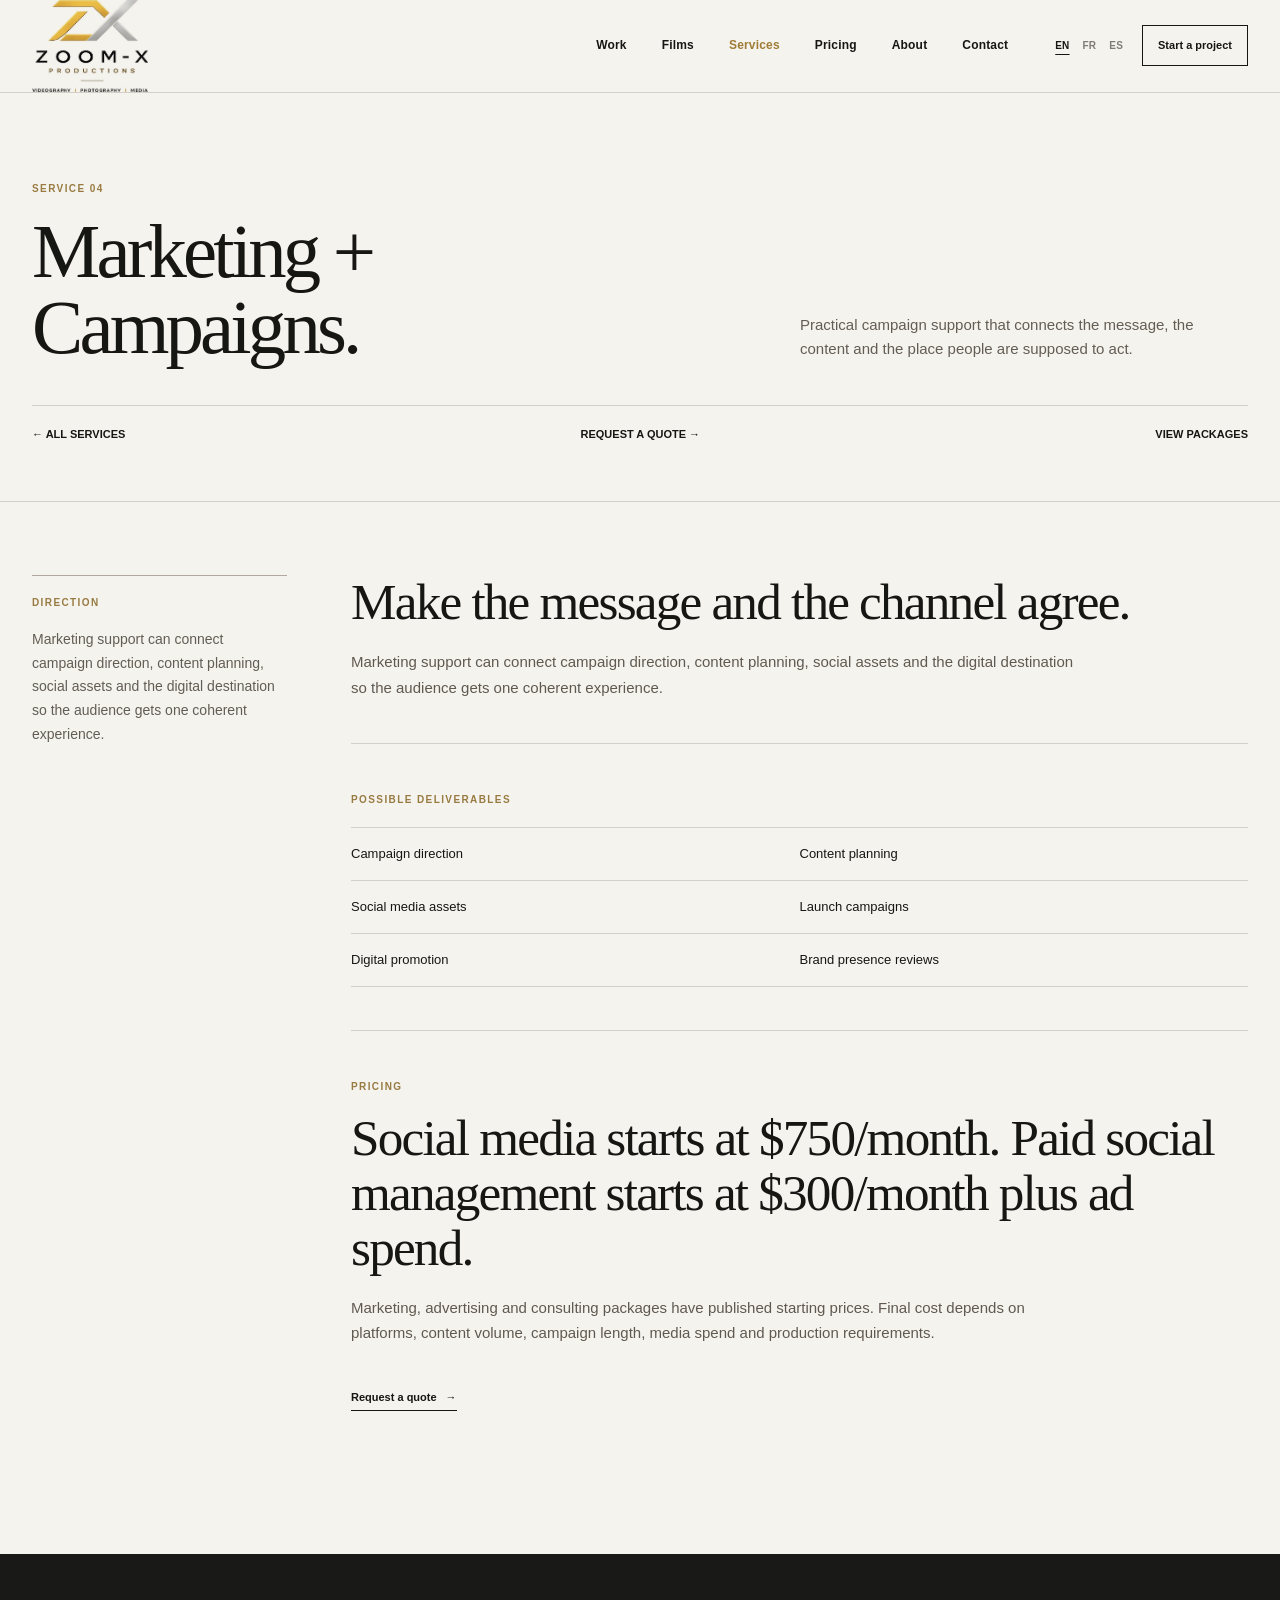
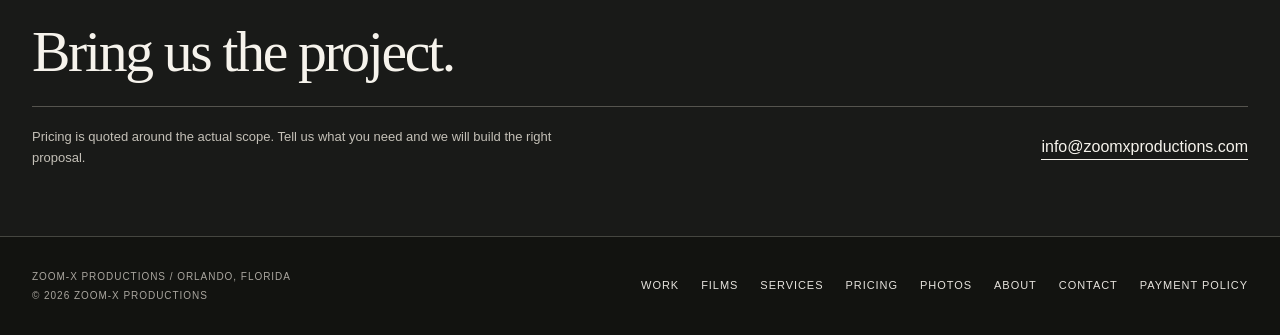
<file: service-marketing.html>
<!DOCTYPE html>
<html lang="en"><head><meta charset="utf-8"/><meta content="width=device-width,initial-scale=1" name="viewport"/><meta content="#f2f0ea" name="theme-color"/><meta content="Zoom-X Productions — video, photography, journalism, websites, apps and marketing." name="description"/><title>Marketing | Zoom-X Productions</title><link href="assets/site.css" rel="stylesheet"/><link href="assets/site-v4.css" rel="stylesheet"/><link href="assets/studio-v7.css?v=20261030-8" rel="stylesheet"><link href="assets/studio-inner-v8.css?v=20261030-8" rel="stylesheet"></head><body class="studio-inner"><header class="site-head"><div class="container head-inner"><a class="brand" href="index.html" aria-label="Zoom-X Productions home"><img src="assets/zoomx-logo.png?v=20261030-png" alt="Zoom-X Productions"></a><nav class="head-nav" id="primary-nav" aria-label="Primary navigation"><a href="work.html" data-i18n="nav.work">Work</a><a href="videos.html" data-i18n="nav.films">Films</a><a href="services.html" data-i18n="nav.services">Services</a><a href="pricing.html" data-i18n="nav.pricing">Pricing</a><a href="about.html" data-i18n="nav.about">About</a><a href="contact.html" data-i18n="nav.contact">Contact</a></nav><div class="header-right"><div class="header-langs" role="group" aria-label="Select language"><button type="button" data-language="en">EN</button><button type="button" data-language="fr">FR</button><button type="button" data-language="es">ES</button></div><a class="header-cta" href="contact.html" data-i18n="nav.quote">Request a quote</a><button type="button" class="mobile-menu" aria-controls="primary-nav" aria-expanded="false">MENU</button></div></div></header><a class="skip" href="#main">Skip to content</a><main id="main"><section class="page-hero"><div class="shell hero-grid"><div><p class="kicker" data-i18n="marketing.kicker">Service 04</p><h1><span data-i18n="marketing.hero1">Marketing +</span><span data-i18n="marketing.hero2">Campaigns.</span></h1></div><p class="lede" data-i18n="marketing.lede">Practical campaign support that connects the message, the content and the place people are supposed to act.</p></div><div class="shell subnav"><a href="services.html">← <span data-i18n="service.back">All services</span></a><a href="contact.html?service=marketing"><span data-i18n="service.contact">Request a quote</span> →</a><a href="pricing.html">View packages</a></div></section><section class="service-page"><div class="shell service-layout"><aside class="service-sticky"><div class="label" data-i18n="marketing.a">Direction</div><p data-i18n="marketing.aCopy">Marketing support can connect campaign direction, content planning, social assets and the digital destination so the audience gets one coherent experience.</p></aside><div><div class="service-block"><h2 data-i18n="marketing.aTitle">Make the message and the channel agree.</h2><p class="big-copy" data-i18n="marketing.aCopy">Marketing support can connect campaign direction, content planning, social assets and the digital destination so the audience gets one coherent experience.</p></div><div class="service-block"><div class="kicker" data-i18n="marketing.b">Possible deliverables</div><div class="deliverables"><div data-i18n="marketing.d1">Campaign direction</div><div data-i18n="marketing.d2">Content planning</div><div data-i18n="marketing.d3">Social media assets</div><div data-i18n="marketing.d4">Launch campaigns</div><div data-i18n="marketing.d5">Digital promotion</div><div data-i18n="marketing.d6">Brand presence reviews</div></div></div><div class="service-block"><div class="kicker" data-i18n="marketing.c">Pricing</div><h2 data-i18n="marketing.cTitle">Social media management starts at $750 per month.</h2><p class="big-copy" data-i18n="marketing.cCopy">Marketing work is scoped around channels, content volume, campaign length, production needs and whether ongoing support is required.</p><p style="margin-top:38px"><a class="text-link" href="contact.html?service=marketing"><span data-i18n="service.contact">Request a quote</span><span>→</span></a></p></div></div></div></section><section class="cta"><div class="shell"><h2 data-i18n="home.cta">Bring us the project.</h2><div class="cta-bottom"><p data-i18n="home.ctaCopy">Pricing is quoted around the actual scope. Tell us what you need and we will build the right proposal.</p><a class="cta-email" data-i18n="home.email" href="mailto:info@zoomxproductions.com">info@zoomxproductions.com</a></div></div></section></main><footer class="site-footer"><div class="container footer-grid"><div><small>ZOOM-X PRODUCTIONS / ORLANDO, FLORIDA<br>© <span id="year">2026</span> ZOOM-X PRODUCTIONS</small></div><div class="footer-links"><a href="work.html" data-i18n="nav.work">Work</a><a href="videos.html" data-i18n="nav.films">Films</a><a href="services.html" data-i18n="nav.services">Services</a><a href="pricing.html" data-i18n="nav.pricing">Pricing</a><a href="gallery.html" data-i18n="zx.nav.gallery">Photos</a><a href="about.html" data-i18n="nav.about">About</a><a href="contact.html" data-i18n="nav.contact">Contact</a><a href="booking-terms.html" data-i18n="nav.terms">Payment policy</a></div></div></footer><script src="assets/i18n-en.js?v=20261030-8"></script><script src="assets/i18n-fr.js?v=20261030-8"></script><script src="assets/i18n-es.js?v=20261030-8"></script><script src="assets/i18n-v4.js?v=20261030-films"></script><script src="assets/studio-inner-v8.js?v=20261030-8"></script></body></html>
</file>
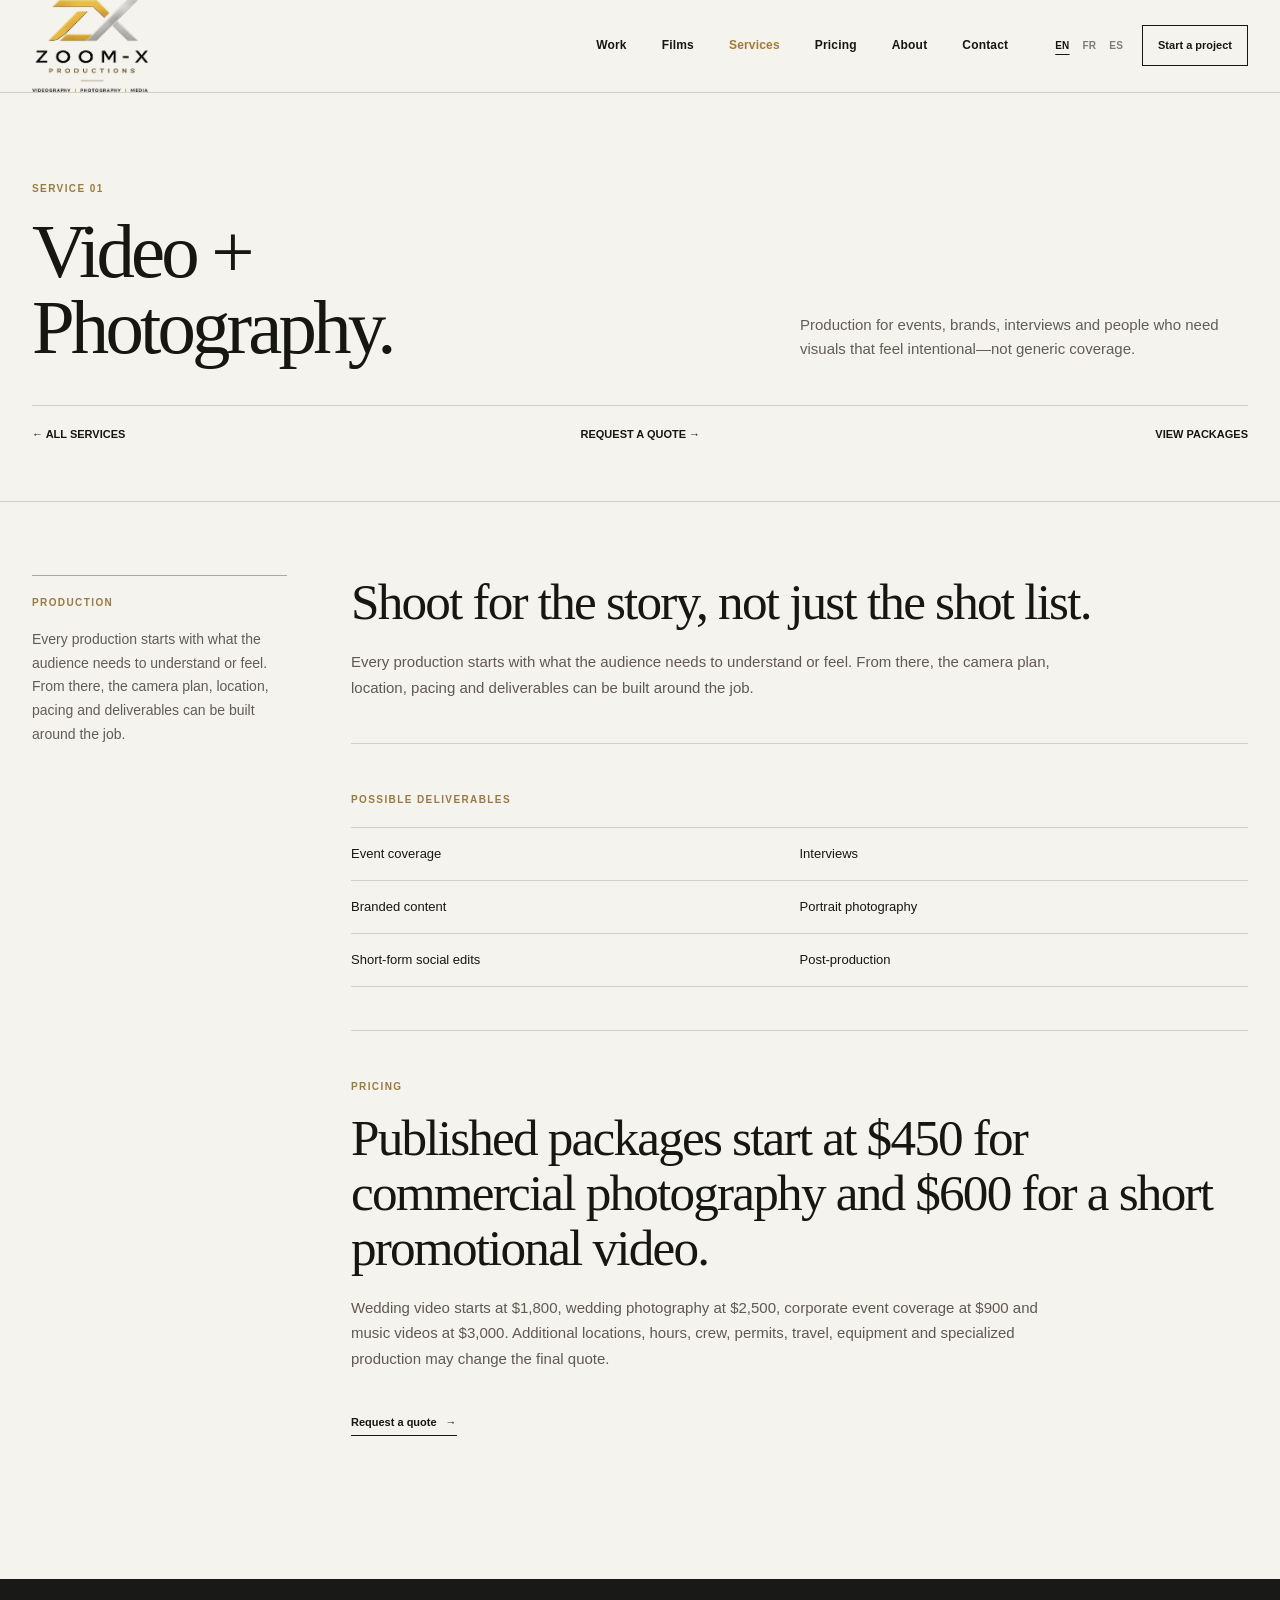
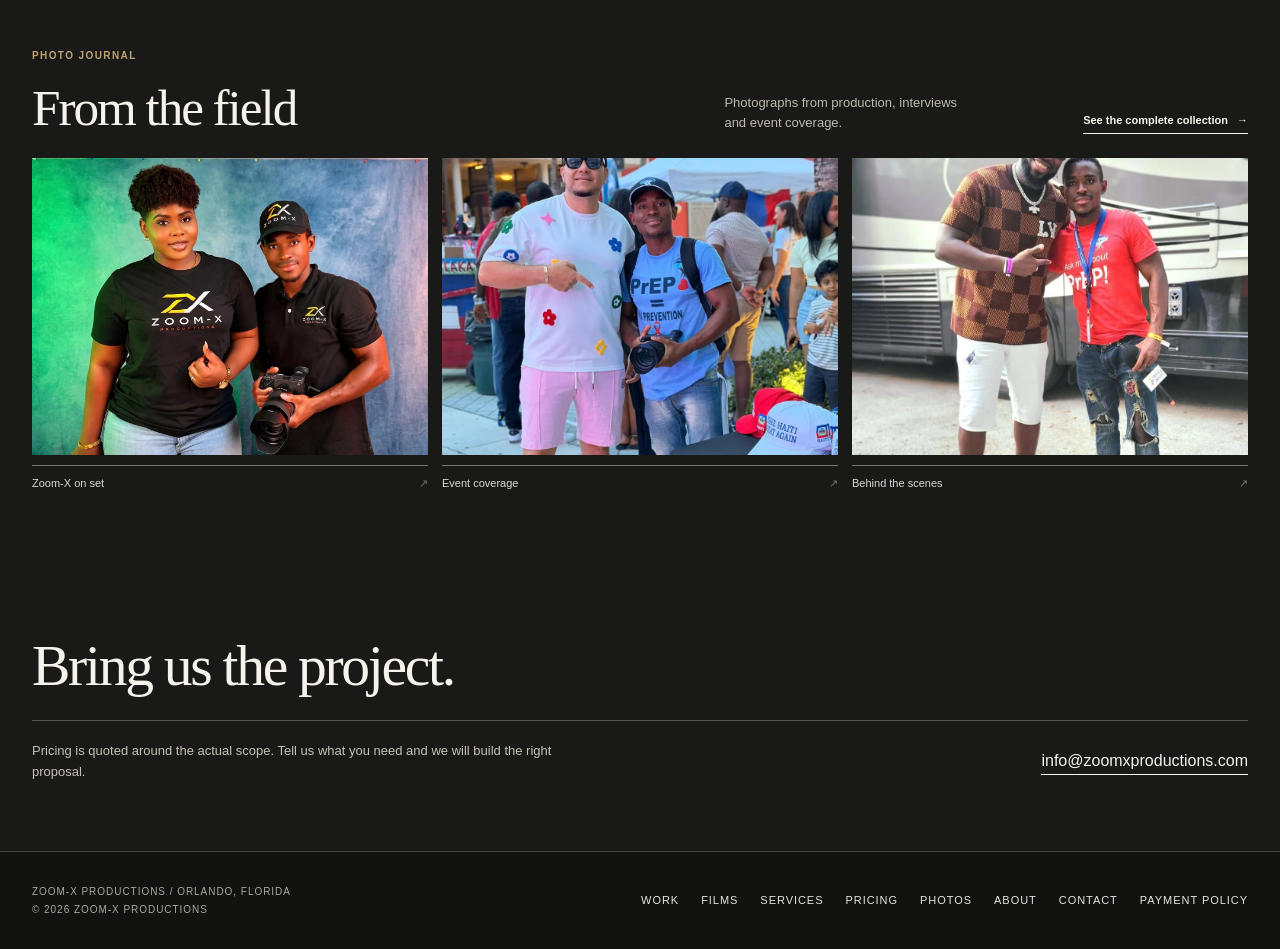
<file: service-video-photo.html>
<!DOCTYPE html>
<html lang="en"><head><meta charset="utf-8"/><meta content="width=device-width,initial-scale=1" name="viewport"/><meta content="#f2f0ea" name="theme-color"/><meta content="Zoom-X Productions — video, photography, journalism, websites, apps and marketing." name="description"/><title>Video + Photography | Zoom-X Productions</title><link href="assets/site.css" rel="stylesheet"/><link href="assets/site-v4.css" rel="stylesheet"/><link href="assets/studio-v7.css?v=20261030-8" rel="stylesheet"><link href="assets/studio-inner-v8.css?v=20261030-8" rel="stylesheet"></head><body class="studio-inner"><header class="site-head"><div class="container head-inner"><a class="brand" href="index.html" aria-label="Zoom-X Productions home"><img src="assets/zoomx-logo.png?v=20261030-png" alt="Zoom-X Productions"></a><nav class="head-nav" id="primary-nav" aria-label="Primary navigation"><a href="work.html" data-i18n="nav.work">Work</a><a href="videos.html" data-i18n="nav.films">Films</a><a href="services.html" data-i18n="nav.services">Services</a><a href="pricing.html" data-i18n="nav.pricing">Pricing</a><a href="about.html" data-i18n="nav.about">About</a><a href="contact.html" data-i18n="nav.contact">Contact</a></nav><div class="header-right"><div class="header-langs" role="group" aria-label="Select language"><button type="button" data-language="en">EN</button><button type="button" data-language="fr">FR</button><button type="button" data-language="es">ES</button></div><a class="header-cta" href="contact.html" data-i18n="nav.quote">Request a quote</a><button type="button" class="mobile-menu" aria-controls="primary-nav" aria-expanded="false">MENU</button></div></div></header><a class="skip" href="#main">Skip to content</a><main id="main"><section class="page-hero"><div class="shell hero-grid"><div><p class="kicker" data-i18n="film.kicker">Service 01</p><h1><span data-i18n="film.hero1">Video +</span><span data-i18n="film.hero2">Photography.</span></h1></div><p class="lede" data-i18n="film.lede">Production for events, brands, interviews and people who need visuals that feel intentional—not generic coverage.</p></div><div class="shell subnav"><a href="services.html">← <span data-i18n="service.back">All services</span></a><a href="contact.html?service=film"><span data-i18n="service.contact">Request a quote</span> →</a><a href="pricing.html">View packages</a></div></section><section class="service-page"><div class="shell service-layout"><aside class="service-sticky"><div class="label" data-i18n="film.a">Production</div><p data-i18n="film.aCopy">Every production starts with what the audience needs to understand or feel. From there, the camera plan, location, pacing and deliverables can be built around the job.</p></aside><div><div class="service-block"><h2 data-i18n="film.aTitle">Shoot for the story, not just the shot list.</h2><p class="big-copy" data-i18n="film.aCopy">Every production starts with what the audience needs to understand or feel. From there, the camera plan, location, pacing and deliverables can be built around the job.</p></div><div class="service-block"><div class="kicker" data-i18n="film.b">Possible deliverables</div><div class="deliverables"><div data-i18n="film.d1">Event coverage</div><div data-i18n="film.d2">Interviews</div><div data-i18n="film.d3">Branded content</div><div data-i18n="film.d4">Portrait photography</div><div data-i18n="film.d5">Short-form social edits</div><div data-i18n="film.d6">Post-production</div></div></div><div class="service-block"><div class="kicker" data-i18n="film.c">Pricing</div><h2 data-i18n="film.cTitle">Photography from $450. Short promo videos from $600.</h2><p class="big-copy" data-i18n="film.cCopy">Commercial photography starts at $450, short promotional videos at $600, wedding video at $1,800 and music videos at $3,000. A written quote confirms the full scope.</p><p style="margin-top:38px"><a class="text-link" href="contact.html?service=film"><span data-i18n="service.contact">Request a quote</span><span>→</span></a></p></div></div></div></section><section class="zx-service-strip"><div class="shell"><div class="zx-strip-heading"><div><p class="v4-eyebrow" data-i18n="zx.service.label">PHOTO JOURNAL</p><h2 data-i18n="zx.service.title">From the field</h2></div><p data-i18n="zx.service.intro">Photographs from production, interviews and event coverage.</p><a class="zx-strip-link" href="gallery.html"><span data-i18n="zx.service.link">See the complete collection</span> →</a></div><div class="zx-photo-grid"><a aria-label="Open photo" class="zx-photo-tile" href="assets/gallery/zoomx-production-team.webp" rel="noopener noreferrer" target="_blank"><figure><img alt="Zoom-X Productions staff in branded clothing with a camera" decoding="async" height="1013" loading="lazy" src="assets/gallery/zoomx-production-team.webp" width="1350"/><figcaption><span data-i18n="zx.photo.team">Zoom-X on set</span><span aria-hidden="true">↗</span></figcaption></figure></a><a aria-label="Open photo" class="zx-photo-tile" href="assets/gallery/event-coverage.webp" rel="noopener noreferrer" target="_blank"><figure><img alt="Two people at an outdoor event, one holding a camera" decoding="async" height="1350" loading="lazy" src="assets/gallery/event-coverage.webp" width="1012"/><figcaption><span data-i18n="zx.photo.event">Event coverage</span><span aria-hidden="true">↗</span></figcaption></figure></a><a aria-label="Open photo" class="zx-photo-tile" href="assets/gallery/behind-the-scenes.webp" rel="noopener noreferrer" target="_blank"><figure><img alt="Two people photographed next to a production vehicle" decoding="async" height="1280" loading="lazy" src="assets/gallery/behind-the-scenes.webp" width="1040"/><figcaption><span data-i18n="zx.photo.backstage">Behind the scenes</span><span aria-hidden="true">↗</span></figcaption></figure></a></div></div></section><section class="cta"><div class="shell"><h2 data-i18n="home.cta">Bring us the project.</h2><div class="cta-bottom"><p data-i18n="home.ctaCopy">Pricing is quoted around the actual scope. Tell us what you need and we will build the right proposal.</p><a class="cta-email" data-i18n="home.email" href="mailto:info@zoomxproductions.com">info@zoomxproductions.com</a></div></div></section></main><footer class="site-footer"><div class="container footer-grid"><div><small>ZOOM-X PRODUCTIONS / ORLANDO, FLORIDA<br>© <span id="year">2026</span> ZOOM-X PRODUCTIONS</small></div><div class="footer-links"><a href="work.html" data-i18n="nav.work">Work</a><a href="videos.html" data-i18n="nav.films">Films</a><a href="services.html" data-i18n="nav.services">Services</a><a href="pricing.html" data-i18n="nav.pricing">Pricing</a><a href="gallery.html" data-i18n="zx.nav.gallery">Photos</a><a href="about.html" data-i18n="nav.about">About</a><a href="contact.html" data-i18n="nav.contact">Contact</a><a href="booking-terms.html" data-i18n="nav.terms">Payment policy</a></div></div></footer><script src="assets/i18n-en.js?v=20261030-8"></script><script src="assets/i18n-fr.js?v=20261030-8"></script><script src="assets/i18n-es.js?v=20261030-8"></script><script src="assets/i18n-v4.js?v=20261030-films"></script><script src="assets/studio-inner-v8.js?v=20261030-8"></script></body></html>
</file>
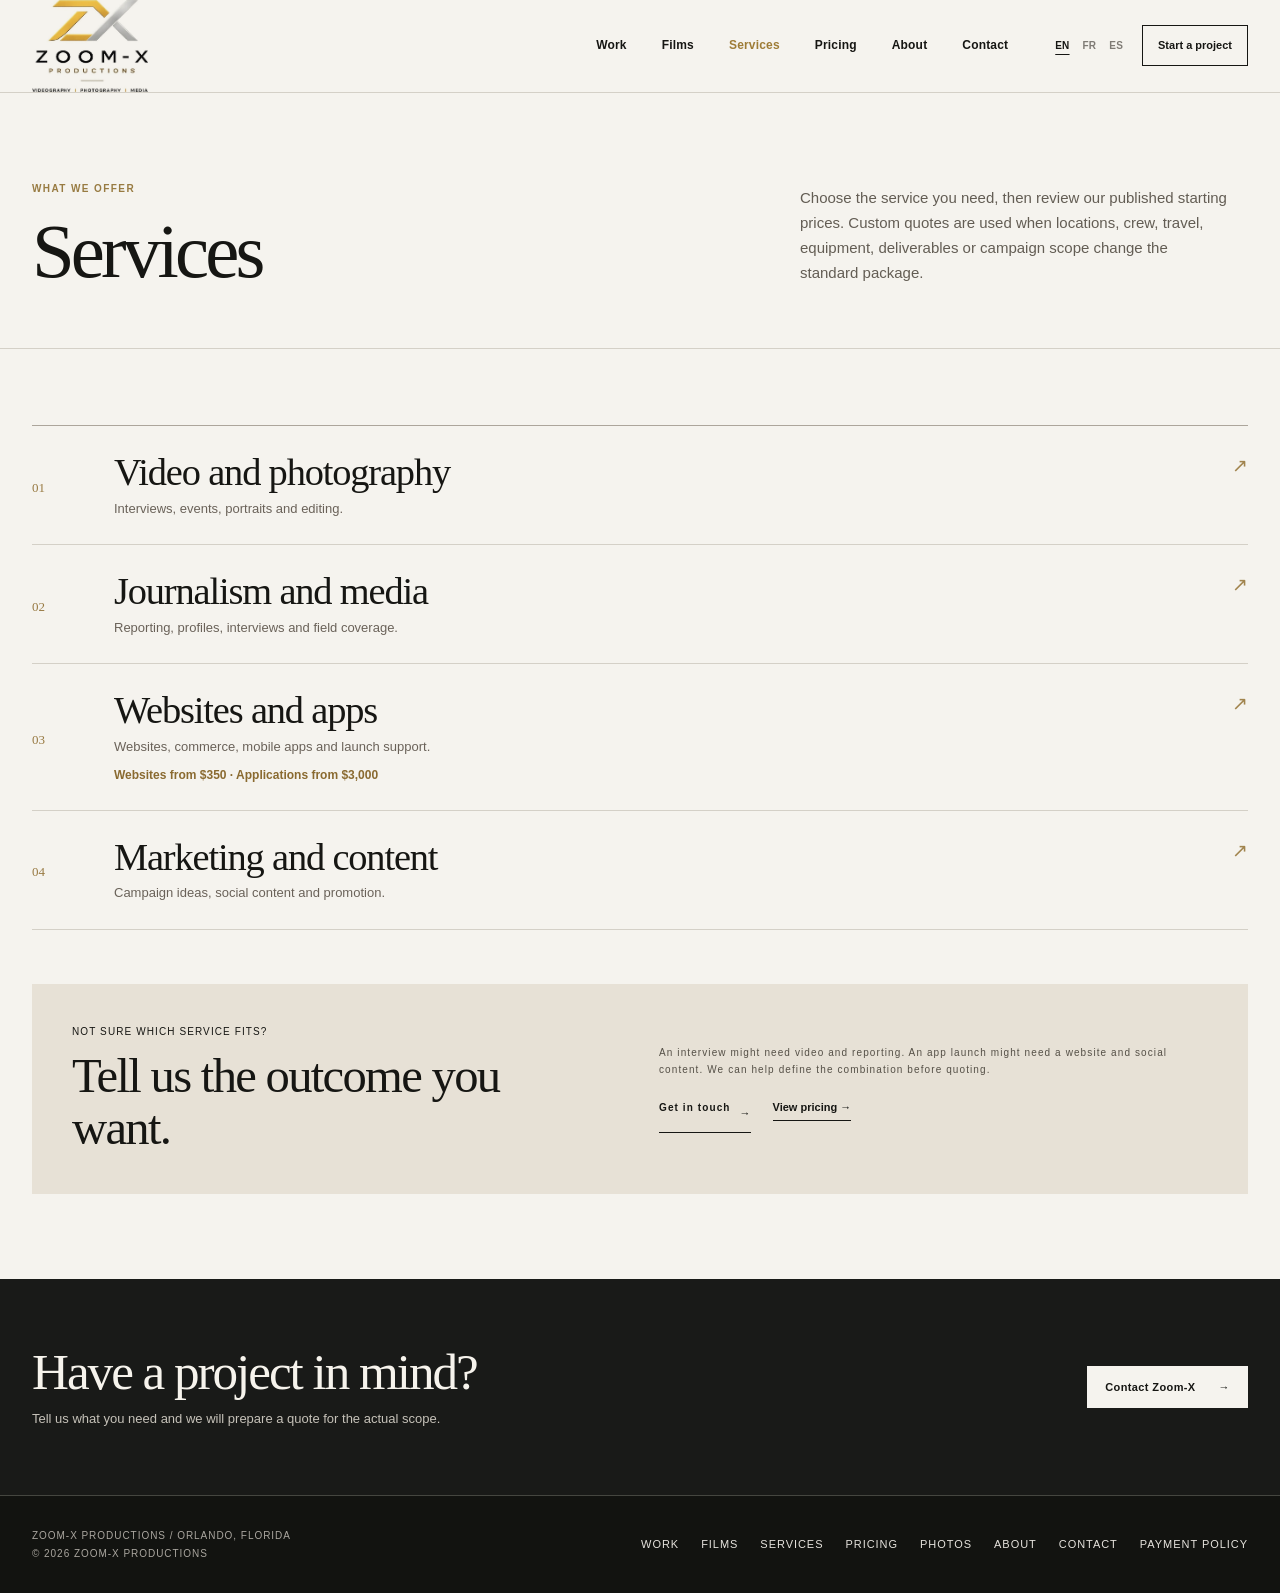
<file: services.html>
<!DOCTYPE html>
<html lang="en"><head><meta charset="utf-8"/><meta content="width=device-width,initial-scale=1" name="viewport"/><meta content="#f2f0ea" name="theme-color"/><meta content="Zoom-X Productions — video, photography, journalism, websites, apps and marketing." name="description"/><title>Services | Zoom-X Productions</title><link href="assets/site.css?v=20261030-2" rel="stylesheet"/><link href="assets/site-v4.css?v=20261030-2" rel="stylesheet"/><link href="assets/studio-v7.css?v=20261030-8" rel="stylesheet"><link href="assets/studio-inner-v8.css?v=20261030-9" rel="stylesheet"></head><body class="studio-inner"><header class="site-head"><div class="container head-inner">
<a class="brand" href="index.html" aria-label="Zoom-X Productions home"><img src="assets/zoomx-logo.png?v=20261030-png" alt="Zoom-X Productions"></a>
<nav class="head-nav" id="primary-nav" aria-label="Primary navigation">
<a href="work.html" data-i18n="nav.work">Work</a><a href="videos.html" data-i18n="nav.films">Films</a><a href="services.html" data-i18n="nav.services">Services</a><a href="pricing.html" data-i18n="nav.pricing">Pricing</a><a href="about.html" data-i18n="nav.about">About</a><a href="contact.html" data-i18n="nav.contact">Contact</a>
</nav><div class="header-right"><div class="header-langs" role="group" aria-label="Select language"><button type="button" data-language="en">EN</button><button type="button" data-language="fr">FR</button><button type="button" data-language="es">ES</button></div><a class="header-cta" href="contact.html" data-i18n="nav.quote">Request a quote</a><button type="button" class="mobile-menu" aria-controls="primary-nav" aria-expanded="false">MENU</button></div></div></header><a class="skip" href="#main">Skip to content</a><main id="main"><section class="v4-page-header"><div class="shell v4-page-head-grid"><div><p class="v4-eyebrow"><span data-i18n="v4.servicespage.label">WHAT WE OFFER</span></p><h1 data-i18n="v4.servicespage.title">Services</h1></div><p><span data-i18n="v4.servicespage.intro">From a single shoot to a digital product, start with the work you need. Every project is scoped individually; prices are quoted after we understand the requirements.</span></p></div></section><section class="v4-section"><div class="shell"><div class="v4-services-full"><a class="v4-service-line" href="service-video-photo.html"><span class="v4-count">01</span><div><h3><span data-i18n="v4.service.film">Video and photography</span></h3><p><span data-i18n="v4.servicecopy.film">Interviews, events, portraits and editing.</span></p></div><span aria-hidden="true" class="v4-line-arrow">↗</span></a><a class="v4-service-line" href="service-journalism.html"><span class="v4-count">02</span><div><h3><span data-i18n="v4.service.journal">Journalism and media</span></h3><p><span data-i18n="v4.servicecopy.journal">Reporting, profiles, interviews and field coverage.</span></p></div><span aria-hidden="true" class="v4-line-arrow">↗</span></a><a class="v4-service-line" href="service-digital.html"><span class="v4-count">03</span><div><h3><span data-i18n="v4.service.digital">Websites and apps</span></h3><p><span data-i18n="v4.servicecopy.digital">Websites, commerce, mobile apps and launch support.</span></p><p class="service-digital-prices" data-i18n="v4.service.digitalPrices">Websites from $350 · Applications from $3,000</p></div><span aria-hidden="true" class="v4-line-arrow">↗</span></a><a class="v4-service-line" href="service-marketing.html"><span class="v4-count">04</span><div><h3><span data-i18n="v4.service.marketing">Marketing and content</span></h3><p><span data-i18n="v4.servicecopy.marketing">Campaign ideas, social content and promotion.</span></p></div><span aria-hidden="true" class="v4-line-arrow">↗</span></a></div><div class="v4-service-baseline"><div><span><span data-i18n="v4.baseline.label">NOT SURE WHICH SERVICE FITS?</span></span><h2 data-i18n="v4.baseline.title">Tell us the outcome you want.</h2></div><div><p><span data-i18n="v4.baseline.copy">An interview might need video and reporting. An app launch might need a website and social content. We can help define the combination before quoting.</span></p><a class="v4-inline-link" href="contact.html"><span data-i18n="v4.baseline.link">Get in touch</span> →</a><a class="v4-inline-link" href="pricing.html" style="margin-left:22px">View pricing →</a></div></div></div></section><section class="v4-contact-strip"><div class="shell v4-contact-inner"><div><h2 data-i18n="v4.strip.title">Have a project in mind?</h2><p data-i18n="v4.strip.copy">Tell us what you need and we will prepare a quote for the actual scope.</p></div><a class="v4-button" href="contact.html"><span data-i18n="v4.strip.button">Contact Zoom-X</span> <span>→</span></a></div></section></main><footer class="site-footer"><div class="container footer-grid"><div><small>ZOOM-X PRODUCTIONS / ORLANDO, FLORIDA<br>© <span id="year">2026</span> ZOOM-X PRODUCTIONS</small></div><div class="footer-links"><a href="work.html" data-i18n="nav.work">Work</a><a href="videos.html" data-i18n="nav.films">Films</a><a href="services.html" data-i18n="nav.services">Services</a><a href="pricing.html" data-i18n="nav.pricing">Pricing</a><a href="gallery.html" data-i18n="zx.nav.gallery">Photos</a><a href="about.html" data-i18n="nav.about">About</a><a href="contact.html" data-i18n="nav.contact">Contact</a><a href="booking-terms.html" data-i18n="nav.terms">Payment policy</a></div></div></footer><script src="assets/i18n-en.js?v=20261030-8"></script><script src="assets/i18n-fr.js?v=20261030-8"></script><script src="assets/i18n-es.js?v=20261030-8"></script><script src="assets/i18n-v4.js?v=20261030-films"></script><script src="assets/studio-inner-v8.js?v=20261030-8"></script></body></html>
</file>
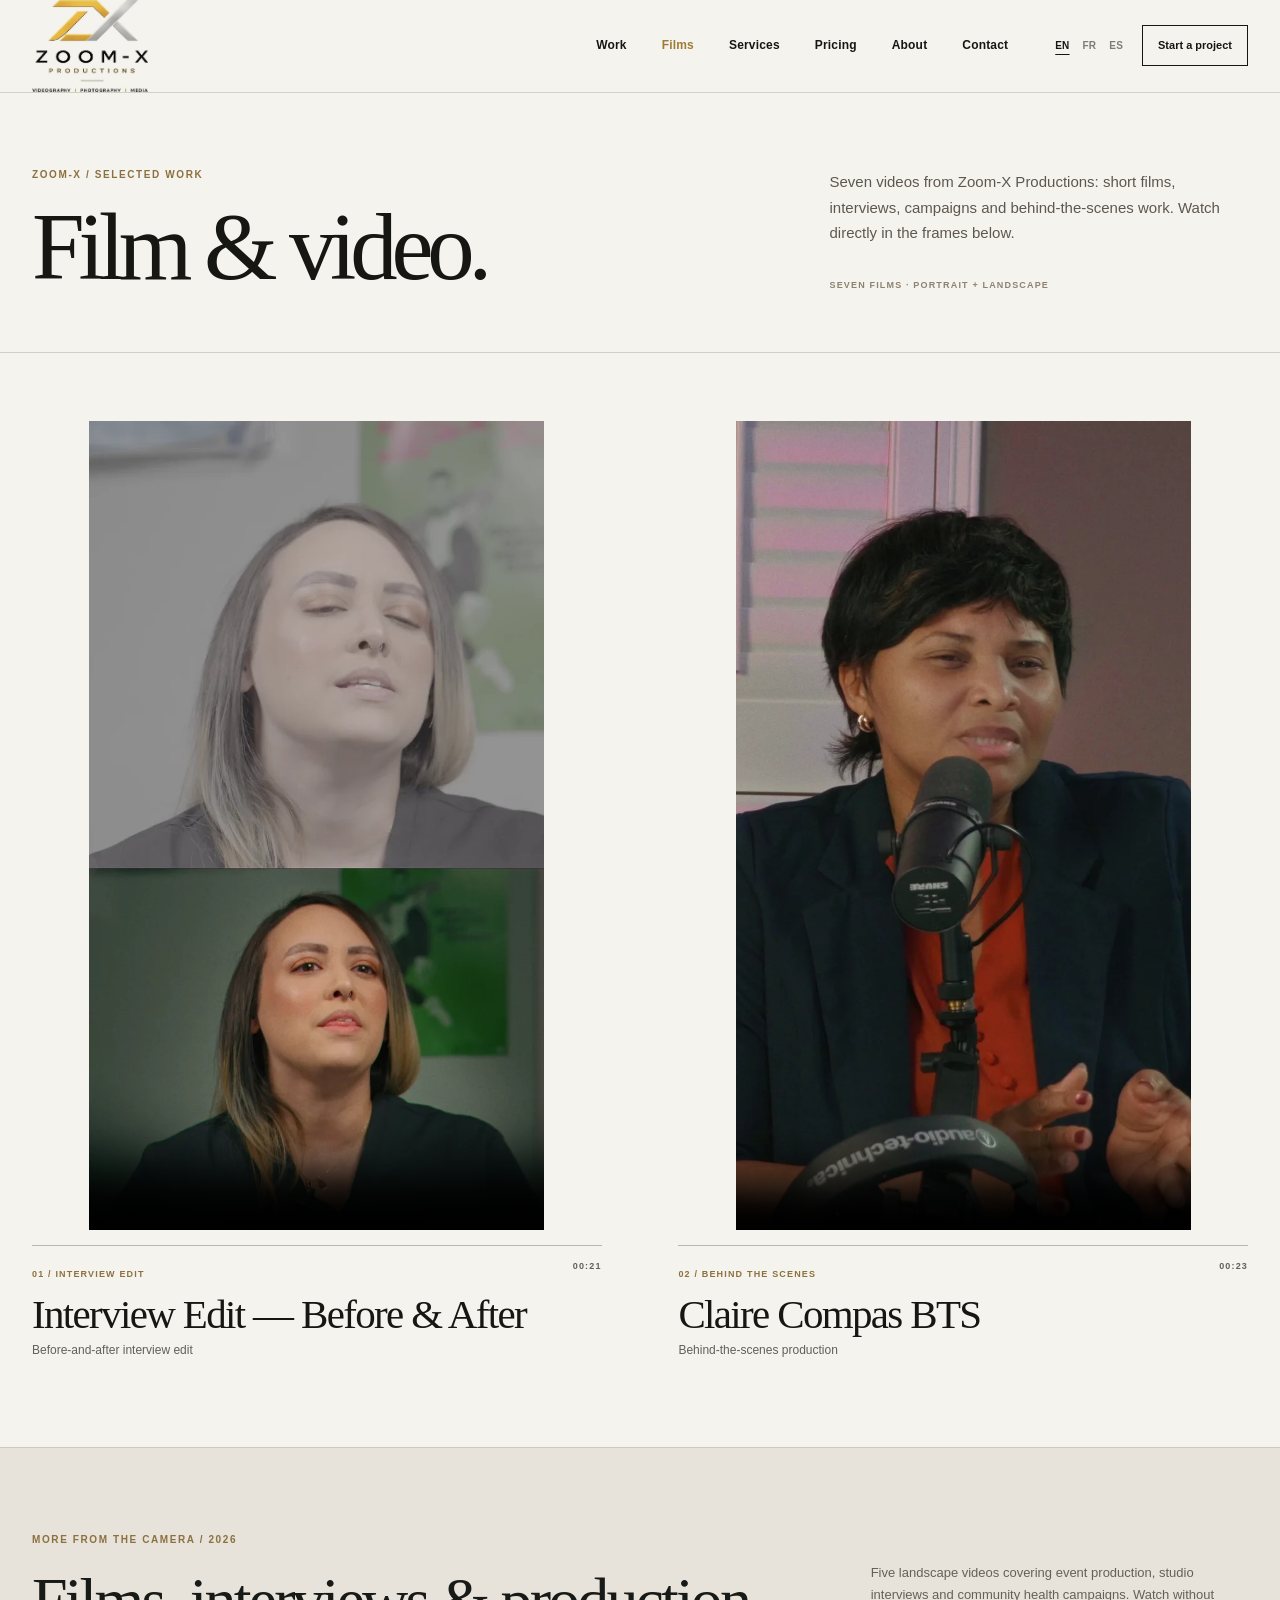
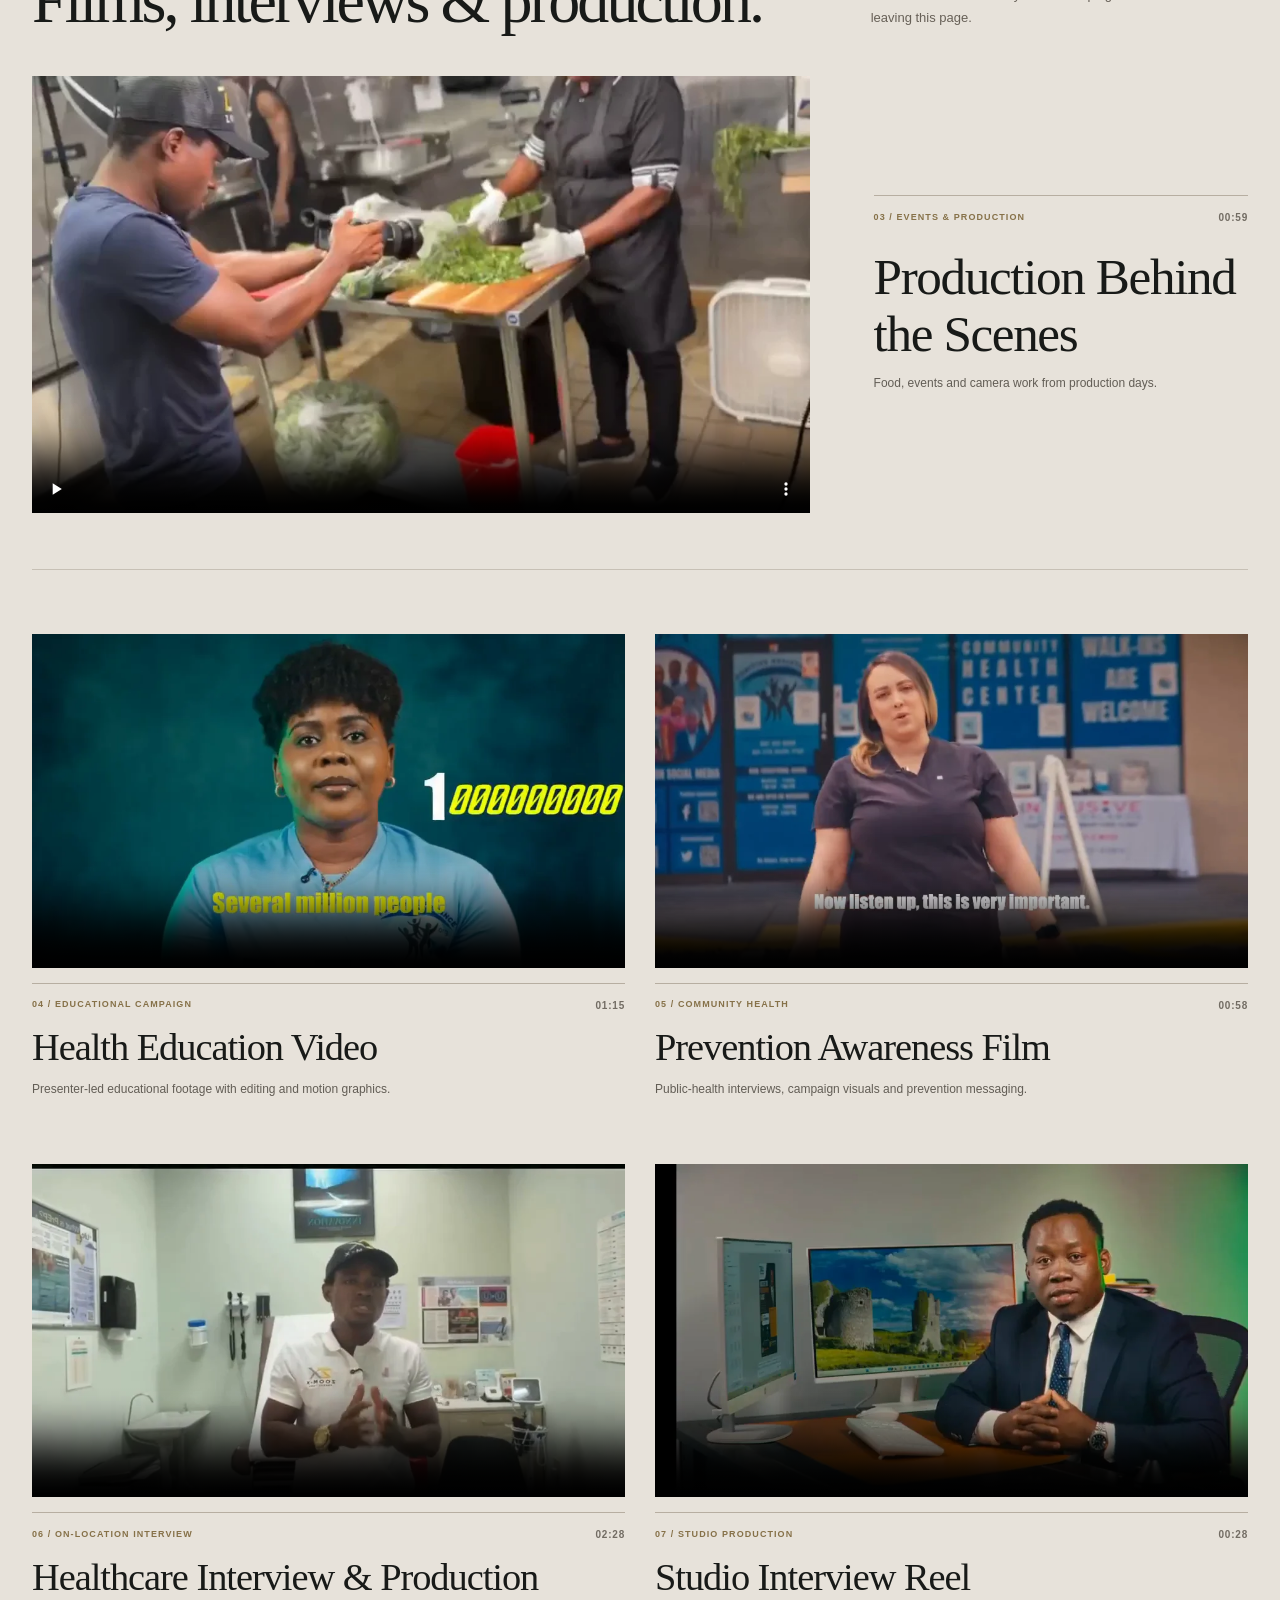
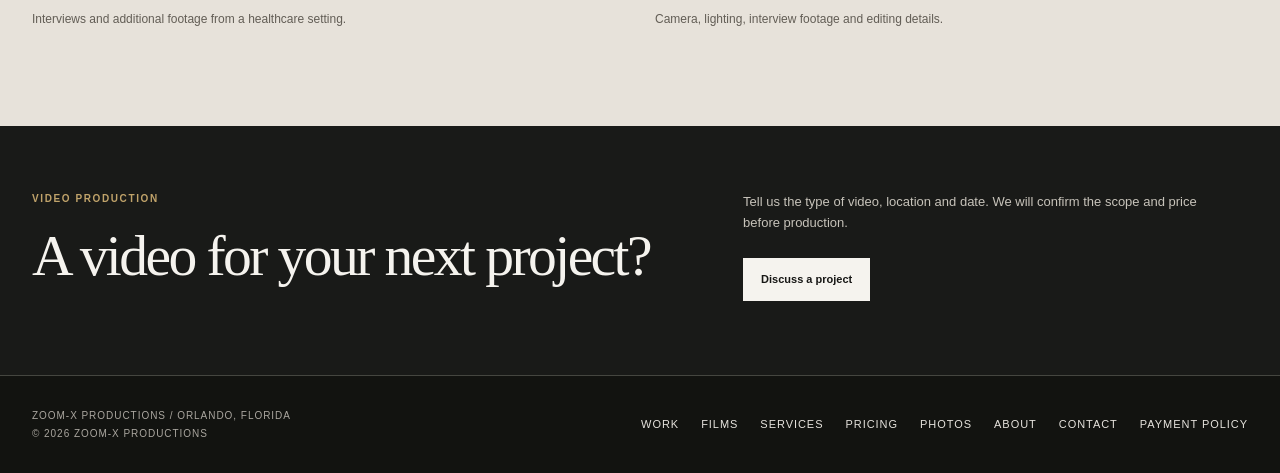
<file: videos.html>
<!DOCTYPE html>
<html lang="en">
<head>
<meta charset="utf-8">
<meta name="viewport" content="width=device-width, initial-scale=1">
<meta name="theme-color" content="#f5f3ee">
<meta name="description" content="Watch films and behind-the-scenes video work from Zoom-X Productions, including a before-and-after interview edit and Claire Compas BTS.">
<title>Film &amp; Video | Zoom-X Productions</title>
<link rel="stylesheet" href="assets/site.css">
<link rel="stylesheet" href="assets/site-v4.css">
<link rel="stylesheet" href="assets/studio-v7.css?v=20261030-8">
<link rel="stylesheet" href="assets/studio-inner-v8.css?v=20261030-9">
<link rel="stylesheet" href="assets/films.css?v=20261030-new5">
</head>
<body class="studio-inner zxfilm-page">
<a class="skip" href="#main">Skip to content</a>
<header class="site-head"><div class="container head-inner">
<a class="brand" href="index.html" aria-label="Zoom-X Productions home"><img src="assets/zoomx-logo.png?v=20261030-png" alt="Zoom-X Productions"></a>
<nav class="head-nav" id="primary-nav" aria-label="Primary navigation">
<a href="work.html" data-i18n="nav.work">Work</a><a href="videos.html" data-i18n="nav.films">Films</a><a href="services.html" data-i18n="nav.services">Services</a><a href="pricing.html" data-i18n="nav.pricing">Pricing</a><a href="about.html" data-i18n="nav.about">About</a><a href="contact.html" data-i18n="nav.contact">Contact</a>
</nav><div class="header-right"><div class="header-langs" role="group" aria-label="Select language"><button type="button" data-language="en">EN</button><button type="button" data-language="fr">FR</button><button type="button" data-language="es">ES</button></div><a class="header-cta" href="contact.html" data-i18n="nav.quote">Request a quote</a><button type="button" class="mobile-menu" aria-controls="primary-nav" aria-expanded="false">MENU</button></div></div></header>
<main id="main">
  <section class="zxfilm-intro">
    <div class="container zxfilm-intro-grid">
      <div><p class="zxfilm-eyebrow" data-i18n="films.kicker">ZOOM-X / SELECTED WORK</p><h1 data-i18n="films.title">Film &amp; video.</h1></div>
      <div class="zxfilm-intro-text">
        <p data-i18n="films.description">A selection of seven short films, interviews, campaign videos and behind-the-scenes work. Watch directly in the frames below.</p>
        <span data-i18n="films.format">SEVEN SELECTED FILMS · PORTRAIT + LANDSCAPE</span>
      </div>
    </div>
  </section>
  <section class="zxfilm-section" aria-label="Video portfolio">
    <div class="container zxfilm-grid">
      <article class="zxfilm-item">
        <div class="zxfilm-player">
          <video controls playsinline webkit-playsinline preload="none" poster="assets/video-portfolio/Zoom-and-Ang-poster.webp" width="720" height="1280" aria-label="Interview Edit — Before and After video">
            <source src="assets/video-portfolio/Zoom-and-Ang-web.mp4" type="video/mp4">
            <p>MP4 playback unavailable. <a href="assets/video-portfolio/Zoom-and-Ang-web.mp4">Open the interview edit.</a></p>
          </video>
        </div>
        <div class="zxfilm-details">
          <div><span>01 / <span data-i18n="films.type1">SHORT-FORM FILM</span></span><h2 data-i18n="films.editTitle">Interview Edit — Before &amp; After</h2><p data-i18n="films.caption1">Short-form video production</p></div>
          <span class="zxfilm-length">00:21</span>
        </div>
      </article>
      <article class="zxfilm-item">
        <div class="zxfilm-player">
          <video controls playsinline webkit-playsinline preload="none" poster="assets/video-portfolio/Claire-Compas-BTS-poster.webp" width="720" height="1280" aria-label="Claire Compas behind the scenes video">
            <source src="assets/video-portfolio/Claire-Compas-BTS-web.mp4" type="video/mp4">
            <p>MP4 playback unavailable. <a href="assets/video-portfolio/Claire-Compas-BTS-web.mp4">Open Claire Compas BTS.</a></p>
          </video>
        </div>
        <div class="zxfilm-details">
          <div><span>02 / <span data-i18n="films.type2">BEHIND THE SCENES</span></span><h2>Claire Compas BTS</h2><p data-i18n="films.caption2">Behind-the-scenes production</p></div>
          <span class="zxfilm-length">00:23</span>
        </div>
      </article>
    </div>
  </section>

  <section class="zxfilm-landscape" id="new-films" aria-labelledby="new-films-title">
    <div class="container">
      <div class="zxfilm-landscape-heading">
        <div><p class="zxfilm-eyebrow" data-i18n="films.landscapeKicker">MORE FROM THE CAMERA / 2026</p><h2 id="new-films-title" data-i18n="films.landscapeTitle">Films, interviews & production.</h2></div>
        <p data-i18n="films.landscapeIntro">Five landscape videos covering event production, studio interviews and community health campaigns. Press play to watch without leaving this page.</p>
      </div>
      <div class="zxfilm-wide-grid">
      <article class="zxfilm-wide-item">
        <div class="zxfilm-wide-frame">
          <video controls playsinline webkit-playsinline preload="none" poster="assets/video-portfolio/production-behind-scenes-poster.webp" width="960" height="540" aria-label="Production Behind the Scenes; play video here">
            <source src="assets/video-portfolio/production-behind-scenes.mp4" type="video/mp4">
            <p>Your browser cannot play this video. <a href="assets/video-portfolio/production-behind-scenes.mp4">Open MP4.</a></p>
          </video>
        </div>
        <div class="zxfilm-wide-meta">
          <div class="zxfilm-wide-top"><span>03 / <span data-i18n="film3.category">EVENTS & PRODUCTION</span></span><time>00:59</time></div>
          <h3 data-i18n="film3.title">Production Behind the Scenes</h3>
          <p data-i18n="film3.description">Food, events and camera work from production days.</p>
        </div>
      </article>

      <article class="zxfilm-wide-item">
        <div class="zxfilm-wide-frame">
          <video controls playsinline webkit-playsinline preload="none" poster="assets/video-portfolio/health-awareness-education-poster.webp" width="960" height="540" aria-label="Health Education Video; play video here">
            <source src="assets/video-portfolio/health-awareness-education.mp4" type="video/mp4">
            <p>Your browser cannot play this video. <a href="assets/video-portfolio/health-awareness-education.mp4">Open MP4.</a></p>
          </video>
        </div>
        <div class="zxfilm-wide-meta">
          <div class="zxfilm-wide-top"><span>04 / <span data-i18n="film4.category">EDUCATIONAL CAMPAIGN</span></span><time>01:15</time></div>
          <h3 data-i18n="film4.title">Health Education Video</h3>
          <p data-i18n="film4.description">Presenter-led educational footage with editing and motion graphics.</p>
        </div>
      </article>

      <article class="zxfilm-wide-item">
        <div class="zxfilm-wide-frame">
          <video controls playsinline webkit-playsinline preload="none" poster="assets/video-portfolio/community-health-campaign-poster.webp" width="960" height="540" aria-label="Prevention Awareness Film; play video here">
            <source src="assets/video-portfolio/community-health-campaign.mp4" type="video/mp4">
            <p>Your browser cannot play this video. <a href="assets/video-portfolio/community-health-campaign.mp4">Open MP4.</a></p>
          </video>
        </div>
        <div class="zxfilm-wide-meta">
          <div class="zxfilm-wide-top"><span>05 / <span data-i18n="film5.category">COMMUNITY HEALTH</span></span><time>00:58</time></div>
          <h3 data-i18n="film5.title">Prevention Awareness Film</h3>
          <p data-i18n="film5.description">Public-health interviews, campaign visuals and prevention messaging.</p>
        </div>
      </article>

      <article class="zxfilm-wide-item">
        <div class="zxfilm-wide-frame">
          <video controls playsinline webkit-playsinline preload="none" poster="assets/video-portfolio/healthcare-interview-poster.webp" width="960" height="540" aria-label="Healthcare Interview & Production; play video here">
            <source src="assets/video-portfolio/healthcare-interview.mp4" type="video/mp4">
            <p>Your browser cannot play this video. <a href="assets/video-portfolio/healthcare-interview.mp4">Open MP4.</a></p>
          </video>
        </div>
        <div class="zxfilm-wide-meta">
          <div class="zxfilm-wide-top"><span>06 / <span data-i18n="film6.category">ON-LOCATION INTERVIEW</span></span><time>02:28</time></div>
          <h3 data-i18n="film6.title">Healthcare Interview & Production</h3>
          <p data-i18n="film6.description">Interviews and additional footage from a healthcare setting.</p>
        </div>
      </article>

      <article class="zxfilm-wide-item">
        <div class="zxfilm-wide-frame">
          <video controls playsinline webkit-playsinline preload="none" poster="assets/video-portfolio/studio-interview-reel-poster.webp" width="960" height="540" aria-label="Studio Interview Reel; play video here">
            <source src="assets/video-portfolio/studio-interview-reel.mp4" type="video/mp4">
            <p>Your browser cannot play this video. <a href="assets/video-portfolio/studio-interview-reel.mp4">Open MP4.</a></p>
          </video>
        </div>
        <div class="zxfilm-wide-meta">
          <div class="zxfilm-wide-top"><span>07 / <span data-i18n="film7.category">STUDIO PRODUCTION</span></span><time>00:28</time></div>
          <h3 data-i18n="film7.title">Studio Interview Reel</h3>
          <p data-i18n="film7.description">Camera, lighting, interview footage and editing details.</p>
        </div>
      </article>
      </div>
    </div>
  </section>

  <section class="zxfilm-end">
    <div class="container zxfilm-end-grid">
      <div><p class="zxfilm-eyebrow" data-i18n="films.contactLabel">VIDEO PRODUCTION</p><h2 data-i18n="films.contactTitle">A video for your next project?</h2></div>
      <div><p data-i18n="films.contactBody">Tell us the type of video, your location and the date. We will confirm the scope and price in writing before production.</p>
      <a href="contact.html?service=film" data-i18n="films.contactAction">Discuss a project</a></div>
    </div>
  </section>
</main>
<footer class="site-footer"><div class="container footer-grid"><div><small>ZOOM-X PRODUCTIONS / ORLANDO, FLORIDA<br>© <span id="year">2026</span> ZOOM-X PRODUCTIONS</small></div><div class="footer-links"><a href="work.html" data-i18n="nav.work">Work</a><a href="videos.html" data-i18n="nav.films">Films</a><a href="services.html" data-i18n="nav.services">Services</a><a href="pricing.html" data-i18n="nav.pricing">Pricing</a><a href="gallery.html" data-i18n="zx.nav.gallery">Photos</a><a href="about.html" data-i18n="nav.about">About</a><a href="contact.html" data-i18n="nav.contact">Contact</a><a href="booking-terms.html" data-i18n="nav.terms">Payment policy</a></div></div></footer>
<script src="assets/i18n-en.js?v=20261030-8"></script>
<script src="assets/i18n-fr.js?v=20261030-8"></script>
<script src="assets/i18n-es.js?v=20261030-8"></script>
<script src="assets/i18n-v4.js?v=20261030-new5"></script>
<script src="assets/studio-inner-v8.js?v=20261030-8"></script>
</body>
</html>
</file>
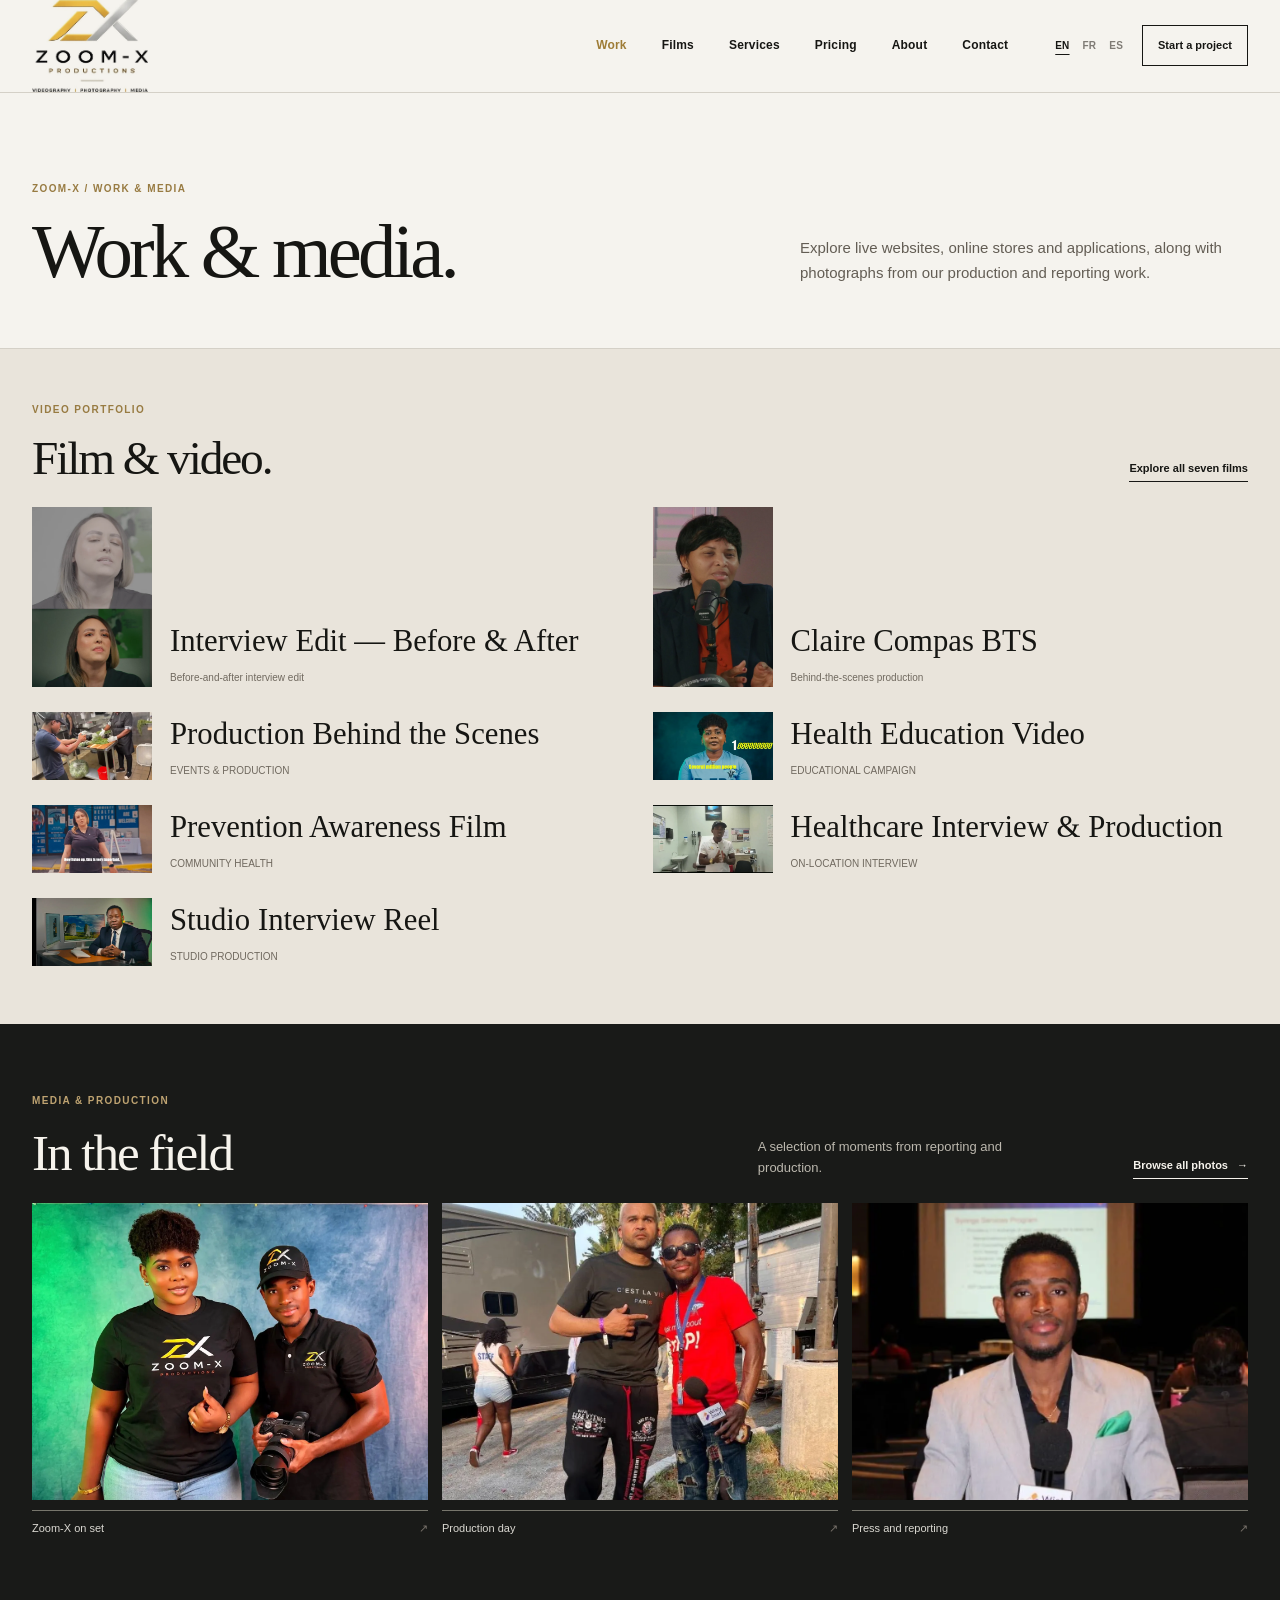
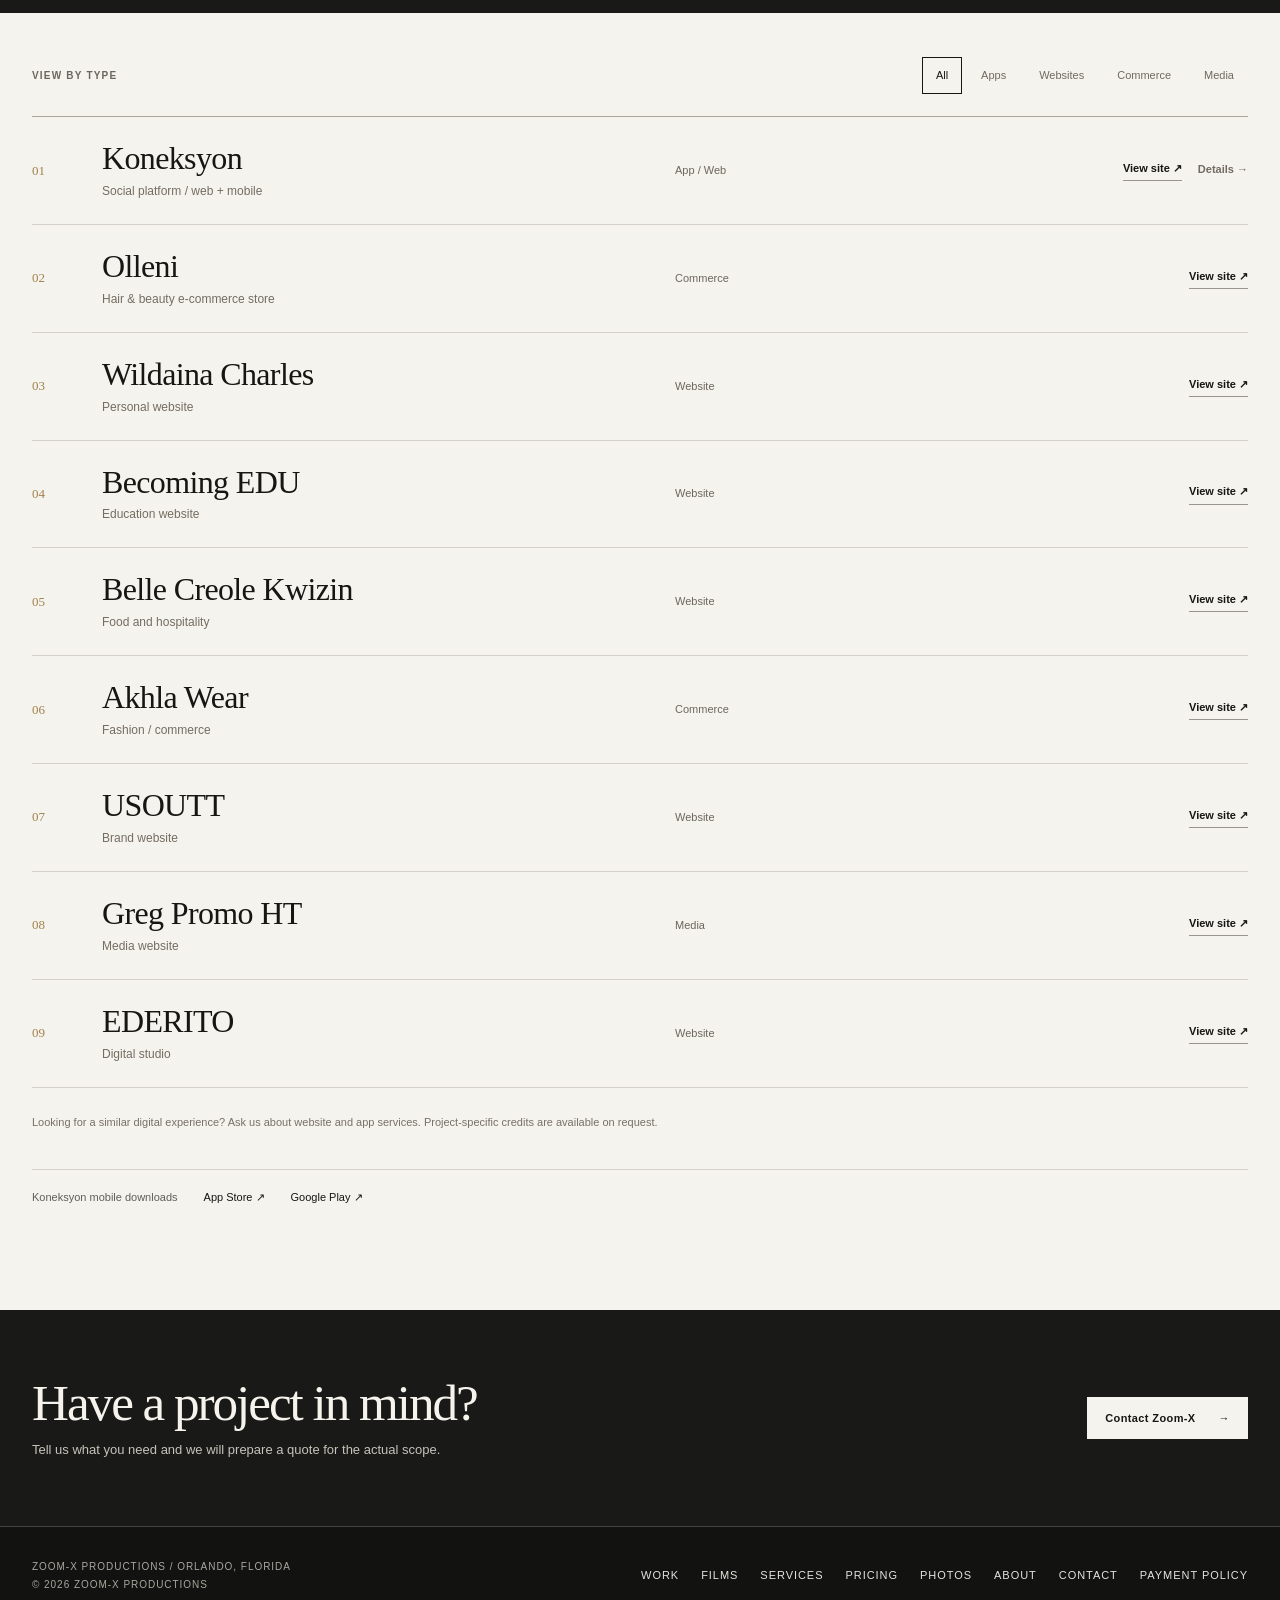
<file: work.html>
<!DOCTYPE html>
<html lang="en"><head><meta charset="utf-8"/><meta content="width=device-width,initial-scale=1" name="viewport"/><meta content="#f2f0ea" name="theme-color"/><meta content="Zoom-X Productions — video, photography, journalism, websites, apps and marketing." name="description"/><title>Work | Zoom-X Productions</title><link href="assets/site.css" rel="stylesheet"/><link href="assets/site-v4.css" rel="stylesheet"/><link href="assets/studio-v7.css?v=20261030-8" rel="stylesheet"><link href="assets/studio-inner-v8.css?v=20261030-8" rel="stylesheet"><link rel="stylesheet" href="assets/films.css?v=20261030-new5"></head><body class="studio-inner"><header class="site-head"><div class="container head-inner">
<a class="brand" href="index.html" aria-label="Zoom-X Productions home"><img src="assets/zoomx-logo.png?v=20261030-png" alt="Zoom-X Productions"></a>
<nav class="head-nav" id="primary-nav" aria-label="Primary navigation">
<a href="work.html" data-i18n="nav.work">Work</a><a href="videos.html" data-i18n="nav.films">Films</a><a href="services.html" data-i18n="nav.services">Services</a><a href="pricing.html" data-i18n="nav.pricing">Pricing</a><a href="about.html" data-i18n="nav.about">About</a><a href="contact.html" data-i18n="nav.contact">Contact</a>
</nav><div class="header-right"><div class="header-langs" role="group" aria-label="Select language"><button type="button" data-language="en">EN</button><button type="button" data-language="fr">FR</button><button type="button" data-language="es">ES</button></div><a class="header-cta" href="contact.html" data-i18n="nav.quote">Request a quote</a><button type="button" class="mobile-menu" aria-controls="primary-nav" aria-expanded="false">MENU</button></div></div></header><a class="skip" href="#main">Skip to content</a><main id="main"><section class="v4-page-header"><div class="shell v4-page-head-grid"><div><p class="v4-eyebrow"><span data-i18n="v4.workpage.label">ZOOM-X / DIGITAL REFERENCES</span></p><h1 data-i18n="v4.workpage.title">Work &amp; media.</h1></div><p><span data-i18n="v4.workpage.intro">Live websites and apps you can open yourself. Presented in a simple directory so you can find what is relevant quickly.</span></p></div></section><section class="zxfilm-work-panel" aria-labelledby="work-film-heading"><div class="shell"><div class="zxfilm-work-head"><div><p class="v4-eyebrow" data-i18n="films.work.kicker">VIDEO PORTFOLIO</p><h2 id="work-film-heading" data-i18n="films.work.heading">Film &amp; video.</h2></div><a href="videos.html" data-i18n="films.work.all">Explore all seven films</a></div><div class="zxfilm-work-items"><a href="videos.html"><img src="assets/video-portfolio/Zoom-and-Ang-poster.webp" alt="Before-and-after interview editing video thumbnail" loading="lazy" width="225" height="400"><div><strong data-i18n="films.editTitle">Interview Edit — Before &amp; After</strong><small data-i18n="films.caption1">Short-form video production</small></div></a><a href="videos.html"><img src="assets/video-portfolio/Claire-Compas-BTS-poster.webp" alt="Claire Compas BTS thumbnail" loading="lazy" width="225" height="400"><div><strong>Claire Compas BTS</strong><small data-i18n="films.caption2">Behind-the-scenes production</small></div></a><a class="zxfilm-work-item-wide" href="videos.html#new-films"><img src="assets/video-portfolio/production-behind-scenes-poster.webp" alt="Production Behind the Scenes thumbnail" width="160" height="90" loading="lazy"><div><strong data-i18n="film3.title">Production Behind the Scenes</strong><small data-i18n="film3.category">EVENTS & PRODUCTION</small></div></a><a class="zxfilm-work-item-wide" href="videos.html#new-films"><img src="assets/video-portfolio/health-awareness-education-poster.webp" alt="Health Education Video thumbnail" width="160" height="90" loading="lazy"><div><strong data-i18n="film4.title">Health Education Video</strong><small data-i18n="film4.category">EDUCATIONAL CAMPAIGN</small></div></a><a class="zxfilm-work-item-wide" href="videos.html#new-films"><img src="assets/video-portfolio/community-health-campaign-poster.webp" alt="Prevention Awareness Film thumbnail" width="160" height="90" loading="lazy"><div><strong data-i18n="film5.title">Prevention Awareness Film</strong><small data-i18n="film5.category">COMMUNITY HEALTH</small></div></a><a class="zxfilm-work-item-wide" href="videos.html#new-films"><img src="assets/video-portfolio/healthcare-interview-poster.webp" alt="Healthcare Interview & Production thumbnail" width="160" height="90" loading="lazy"><div><strong data-i18n="film6.title">Healthcare Interview & Production</strong><small data-i18n="film6.category">ON-LOCATION INTERVIEW</small></div></a><a class="zxfilm-work-item-wide" href="videos.html#new-films"><img src="assets/video-portfolio/studio-interview-reel-poster.webp" alt="Studio Interview Reel thumbnail" width="160" height="90" loading="lazy"><div><strong data-i18n="film7.title">Studio Interview Reel</strong><small data-i18n="film7.category">STUDIO PRODUCTION</small></div></a></div></div></section><section class="zx-work-strip"><div class="shell"><div class="zx-strip-heading"><div><p class="v4-eyebrow" data-i18n="zx.work.label">MEDIA &amp; PRODUCTION</p><h2 data-i18n="zx.work.title">In the field</h2></div><p data-i18n="zx.work.intro">A selection of moments from reporting and production.</p><a class="zx-strip-link" href="gallery.html"><span data-i18n="zx.work.link">Browse all photos</span> →</a></div><div class="zx-photo-grid"><a aria-label="Open photo" class="zx-photo-tile" href="assets/gallery/zoomx-production-team.webp" rel="noopener noreferrer" target="_blank"><figure><img alt="Zoom-X Productions staff in branded clothing with a camera" decoding="async" height="1013" loading="lazy" src="assets/gallery/zoomx-production-team.webp" width="1350"/><figcaption><span data-i18n="zx.photo.team">Zoom-X on set</span><span aria-hidden="true">↗</span></figcaption></figure></a><a aria-label="Open photo" class="zx-photo-tile" href="assets/gallery/backstage-interview.webp" rel="noopener noreferrer" target="_blank"><figure><img alt="Two people photographed behind the scenes at an event" decoding="async" height="1280" loading="lazy" src="assets/gallery/backstage-interview.webp" width="960"/><figcaption><span data-i18n="zx.photo.production">Production day</span><span aria-hidden="true">↗</span></figcaption></figure></a><a aria-label="Open photo" class="zx-photo-tile" href="assets/gallery/press-conference.webp" rel="noopener noreferrer" target="_blank"><figure><img alt="Journalist in a suit holding a microphone" decoding="async" height="853" loading="lazy" src="assets/gallery/press-conference.webp" width="853"/><figcaption><span data-i18n="zx.photo.press">Press and reporting</span><span aria-hidden="true">↗</span></figcaption></figure></a></div></div></section><section class="v4-section v4-workpage"><div class="shell"><div class="v4-work-toolbar"><span><span data-i18n="v4.filter.label">VIEW BY TYPE</span></span><div class="v4-filters"><button aria-pressed="true" class="active" data-v4-filter="all" type="button"><span data-i18n="v4.filter.all">All</span></button><button aria-pressed="false" data-v4-filter="apps" type="button"><span data-i18n="v4.filter.apps">Apps</span></button><button aria-pressed="false" data-v4-filter="web" type="button"><span data-i18n="v4.filter.web">Websites</span></button><button aria-pressed="false" data-v4-filter="commerce" type="button"><span data-i18n="v4.filter.commerce">Commerce</span></button><button aria-pressed="false" data-v4-filter="media" type="button"><span data-i18n="v4.filter.media">Media</span></button></div></div><div class="v4-project-table"><div class="v4-project" data-category="apps"><span class="v4-project-index">01</span><div class="v4-project-name"><strong>Koneksyon</strong><small><span data-i18n="v4.project.koneksyon">Social platform / web + mobile</span></small></div><span class="v4-project-type"><span data-i18n="v4.category.apps">App / Web</span></span><div class="v4-project-links"><a class="v4-visit" href="https://koneksyondatingapp.com" rel="noopener noreferrer" target="_blank"><span data-i18n="v4.visit">View site</span> <span aria-hidden="true">↗</span></a><a class="v4-visit subdued" href="work-koneksyon.html"><span data-i18n="v4.details">Details</span> <span aria-hidden="true">→</span></a></div></div><div class="v4-project" data-category="commerce"><span class="v4-project-index">02</span><div class="v4-project-name"><strong>Olleni</strong><small><span data-i18n="v4.project.olleni">Hair &amp; beauty e-commerce store</span></small></div><span class="v4-project-type"><span data-i18n="v4.category.commerce">Commerce</span></span><div class="v4-project-links"><a class="v4-visit" href="https://olleniusa.com" rel="noopener noreferrer" target="_blank"><span data-i18n="v4.visit">View site</span> <span aria-hidden="true">↗</span></a></div></div><div class="v4-project" data-category="web"><span class="v4-project-index">03</span><div class="v4-project-name"><strong>Wildaina Charles</strong><small><span data-i18n="v4.project.wildaina">Personal website</span></small></div><span class="v4-project-type"><span data-i18n="v4.category.web">Website</span></span><div class="v4-project-links"><a class="v4-visit" href="https://wildainacharles.com" rel="noopener noreferrer" target="_blank"><span data-i18n="v4.visit">View site</span> <span aria-hidden="true">↗</span></a></div></div><div class="v4-project" data-category="web"><span class="v4-project-index">04</span><div class="v4-project-name"><strong>Becoming EDU</strong><small><span data-i18n="v4.project.becoming">Education website</span></small></div><span class="v4-project-type"><span data-i18n="v4.category.web">Website</span></span><div class="v4-project-links"><a class="v4-visit" href="https://www.becomingedu.com/en/" rel="noopener noreferrer" target="_blank"><span data-i18n="v4.visit">View site</span> <span aria-hidden="true">↗</span></a></div></div><div class="v4-project" data-category="web"><span class="v4-project-index">05</span><div class="v4-project-name"><strong>Belle Creole Kwizin</strong><small><span data-i18n="v4.project.belle">Food and hospitality</span></small></div><span class="v4-project-type"><span data-i18n="v4.category.web">Website</span></span><div class="v4-project-links"><a class="v4-visit" href="https://bellecreolekwizin.ca" rel="noopener noreferrer" target="_blank"><span data-i18n="v4.visit">View site</span> <span aria-hidden="true">↗</span></a></div></div><div class="v4-project" data-category="commerce"><span class="v4-project-index">06</span><div class="v4-project-name"><strong>Akhla Wear</strong><small><span data-i18n="v4.project.akhla">Fashion / commerce</span></small></div><span class="v4-project-type"><span data-i18n="v4.category.commerce">Commerce</span></span><div class="v4-project-links"><a class="v4-visit" href="https://akhlawear.com" rel="noopener noreferrer" target="_blank"><span data-i18n="v4.visit">View site</span> <span aria-hidden="true">↗</span></a></div></div><div class="v4-project" data-category="web"><span class="v4-project-index">07</span><div class="v4-project-name"><strong>USOUTT</strong><small><span data-i18n="v4.project.usoutt">Brand website</span></small></div><span class="v4-project-type"><span data-i18n="v4.category.web">Website</span></span><div class="v4-project-links"><a class="v4-visit" href="https://usoutt.com" rel="noopener noreferrer" target="_blank"><span data-i18n="v4.visit">View site</span> <span aria-hidden="true">↗</span></a></div></div><div class="v4-project" data-category="media"><span class="v4-project-index">08</span><div class="v4-project-name"><strong>Greg Promo HT</strong><small><span data-i18n="v4.project.greg">Media website</span></small></div><span class="v4-project-type"><span data-i18n="v4.category.media">Media</span></span><div class="v4-project-links"><a class="v4-visit" href="https://gregpromoht.com" rel="noopener noreferrer" target="_blank"><span data-i18n="v4.visit">View site</span> <span aria-hidden="true">↗</span></a></div></div><div class="v4-project" data-category="web"><span class="v4-project-index">09</span><div class="v4-project-name"><strong>EDERITO</strong><small><span data-i18n="v4.project.ederito">Digital studio</span></small></div><span class="v4-project-type"><span data-i18n="v4.category.web">Website</span></span><div class="v4-project-links"><a class="v4-visit" href="https://ederito.com" rel="noopener noreferrer" target="_blank"><span data-i18n="v4.visit">View site</span> <span aria-hidden="true">↗</span></a></div></div></div><p class="v4-disclaimer"><span data-i18n="v4.work.disclaimer">Looking for a similar digital experience? Ask us about website and app services. Project-specific credits are available on request.</span></p><div class="v4-related-links"><span><span data-i18n="v4.work.download">Koneksyon mobile downloads</span></span><a href="https://apps.apple.com/us/app/koneksyon-konnect-grow/id6776052442" rel="noopener noreferrer" target="_blank">App Store ↗</a><a href="https://play.google.com/store/apps/details?id=com.koneksyondatingapp.app" rel="noopener noreferrer" target="_blank">Google Play ↗</a></div></div></section><section class="v4-contact-strip"><div class="shell v4-contact-inner"><div><h2 data-i18n="v4.strip.title">Have a project in mind?</h2><p data-i18n="v4.strip.copy">Tell us what you need and we will prepare a quote for the actual scope.</p></div><a class="v4-button" href="contact.html"><span data-i18n="v4.strip.button">Contact Zoom-X</span> <span>→</span></a></div></section></main><footer class="site-footer"><div class="container footer-grid"><div><small>ZOOM-X PRODUCTIONS / ORLANDO, FLORIDA<br>© <span id="year">2026</span> ZOOM-X PRODUCTIONS</small></div><div class="footer-links"><a href="work.html" data-i18n="nav.work">Work</a><a href="videos.html">Films</a><a href="services.html" data-i18n="nav.services">Services</a><a href="pricing.html" data-i18n="nav.pricing">Pricing</a><a href="gallery.html" data-i18n="zx.nav.gallery">Photos</a><a href="about.html" data-i18n="nav.about">About</a><a href="contact.html" data-i18n="nav.contact">Contact</a><a href="booking-terms.html" data-i18n="nav.terms">Payment policy</a></div></div></footer><script src="assets/i18n-en.js?v=20261030-8"></script><script src="assets/i18n-fr.js?v=20261030-8"></script><script src="assets/i18n-es.js?v=20261030-8"></script><script src="assets/i18n-v4.js?v=20261030-new5"></script><script src="assets/studio-inner-v8.js?v=20261030-8"></script></body></html>
</file>
<file: assets/site.css>
:root{
  --paper:#f2f0ea;--paper-2:#e8e4dc;--ink:#0b0b0b;--muted:#68655f;--gold:#b78622;--silver:#c8c8c4;--white:#fff;--line:rgba(11,11,11,.16);--max:1480px;--pad:clamp(20px,3vw,48px);--display:-apple-system,BlinkMacSystemFont,"Helvetica Neue",Arial,sans-serif;--serif:Georgia,"Times New Roman",serif
}
*{box-sizing:border-box}html{scroll-behavior:smooth;background:var(--paper)}body{margin:0;background:var(--paper);color:var(--ink);font-family:var(--display);font-size:16px;line-height:1.45;-webkit-font-smoothing:antialiased}a{color:inherit;text-decoration:none}img{display:block;max-width:100%}button,input,textarea,select{font:inherit}::selection{background:var(--gold);color:#fff}
.shell{width:min(100%,var(--max));margin:auto;padding-inline:var(--pad)}.topbar{position:sticky;top:0;z-index:50;background:rgba(242,240,234,.94);backdrop-filter:blur(16px);border-bottom:1px solid var(--line)}.nav{height:86px;display:grid;grid-template-columns:180px 1fr auto;align-items:center;gap:28px}.brand{display:flex;align-items:center;gap:10px;width:max-content}.brand img{width:108px;height:auto;mix-blend-mode:multiply}.navlinks{display:flex;justify-content:center;gap:32px;font-size:13px;letter-spacing:.08em;text-transform:uppercase}.navlinks a{position:relative}.navlinks a:after{content:"";position:absolute;left:0;bottom:-5px;width:100%;height:1px;background:var(--ink);transform:scaleX(0);transform-origin:left;transition:.2s}.navlinks a:hover:after,.navlinks a.active:after{transform:scaleX(1)}.navright{display:flex;align-items:center;gap:16px}.lang{display:flex;border:1px solid var(--line)}.lang button{border:0;background:transparent;padding:9px 10px;font-size:11px;letter-spacing:.08em;cursor:pointer}.lang button.active{background:var(--ink);color:var(--white)}.quote-link{border:1px solid var(--ink);padding:10px 15px;font-size:12px;letter-spacing:.08em;text-transform:uppercase;transition:.2s}.quote-link:hover{background:var(--ink);color:#fff}.menu-btn{display:none;border:0;background:none;font-size:24px;padding:8px}
.hero{min-height:calc(100vh - 87px);display:flex;align-items:flex-end;padding-block:70px 42px}.hero-grid{width:100%;display:grid;grid-template-columns:minmax(0,1fr) 330px;gap:70px;align-items:end}.kicker{font-size:12px;letter-spacing:.14em;text-transform:uppercase;color:var(--muted);margin:0 0 24px}.hero h1,.page-hero h1{font-size:clamp(66px,11vw,168px);font-weight:500;line-height:.84;letter-spacing:-.07em;margin:0;text-transform:uppercase}.hero h1 span,.page-hero h1 span{display:block}.hero-side{border-top:1px solid var(--ink);padding-top:18px}.hero-side p{font-size:17px;margin:0 0 30px;max-width:28ch}.text-link{display:inline-flex;align-items:center;gap:12px;border-bottom:1px solid var(--ink);padding-bottom:5px;font-size:13px;text-transform:uppercase;letter-spacing:.08em}.text-link .arrow{transition:.2s}.text-link:hover .arrow{transform:translateX(5px)}.discipline-strip{border-top:1px solid var(--ink);border-bottom:1px solid var(--ink);padding:15px var(--pad);font-size:12px;letter-spacing:.14em;text-transform:uppercase;display:flex;justify-content:space-between;gap:20px;overflow:hidden;white-space:nowrap}
.section{padding:clamp(80px,10vw,150px) 0}.section-head{display:grid;grid-template-columns:140px 1fr;gap:40px;margin-bottom:60px;align-items:start}.section-no{font-size:12px;letter-spacing:.13em;color:var(--muted)}.section-title{font-size:clamp(42px,6vw,88px);line-height:.94;letter-spacing:-.05em;font-weight:500;margin:0;max-width:14ch}.section-intro{font-family:var(--serif);font-size:clamp(22px,2.4vw,38px);line-height:1.18;max-width:31ch;margin:28px 0 0}
.work-feature{display:grid;grid-template-columns:1.1fr .9fr;border-top:1px solid var(--line);border-bottom:1px solid var(--line);min-height:680px}.work-copy{padding:54px var(--pad) 54px max(var(--pad),calc((100vw - var(--max))/2 + var(--pad)));display:flex;flex-direction:column;justify-content:space-between}.work-copy .meta{font-size:12px;text-transform:uppercase;letter-spacing:.12em;color:var(--muted)}.work-copy h3{font-size:clamp(58px,7vw,110px);line-height:.88;letter-spacing:-.06em;margin:18px 0 25px;font-weight:500}.work-copy p{max-width:42ch;font-size:18px}.work-links{display:flex;gap:18px;flex-wrap:wrap;margin-top:35px}.work-visual{background:#101010;min-height:680px;position:relative;overflow:hidden;padding:50px;display:grid;place-items:center}.phones{display:flex;gap:26px;align-items:flex-end;transform:rotate(-3deg)}.phone{width:min(32vw,250px);border-radius:32px;box-shadow:0 30px 80px rgba(0,0,0,.35)}.phone:nth-child(2){transform:translateY(55px)}.word-poster{background:var(--white);color:var(--ink);width:100%;height:100%;min-height:680px;padding:52px;display:flex;flex-direction:column;justify-content:space-between}.word-poster strong{font-size:clamp(52px,7vw,112px);line-height:.86;letter-spacing:-.06em;font-weight:500;max-width:8ch}.word-poster small{font-size:12px;text-transform:uppercase;letter-spacing:.12em}.word-poster em{font-family:var(--serif);font-size:clamp(28px,3vw,46px);font-weight:400;max-width:13ch}
.work-list{border-top:1px solid var(--line)}.work-row{display:grid;grid-template-columns:100px 1fr 260px 50px;gap:24px;align-items:center;padding:26px 0;border-bottom:1px solid var(--line);transition:.2s}.work-row:hover{padding-left:12px}.work-row .n{font-size:12px;color:var(--muted)}.work-row .name{font-size:clamp(24px,3vw,44px);letter-spacing:-.03em}.work-row .type{font-size:13px;color:var(--muted);text-transform:uppercase;letter-spacing:.08em}.work-row .go{text-align:right;font-size:24px}
.capability-list{border-top:1px solid var(--ink)}.capability{display:grid;grid-template-columns:110px 1fr 360px 40px;gap:26px;padding:34px 0;border-bottom:1px solid var(--line);align-items:start}.capability .cap-no{font-size:12px;color:var(--muted)}.capability h3{font-size:clamp(32px,4vw,58px);font-weight:500;letter-spacing:-.045em;line-height:.95;margin:0}.capability p{margin:4px 0 0;font-size:16px;color:#44413c}.capability .go{font-size:26px;text-align:right}
.black{background:#0d0d0d;color:#f5f2eb}.black .section-no,.black .meta,.black .muted{color:#aaa69c}.black .section-head,.black .work-list,.black .work-row{border-color:rgba(255,255,255,.2)}.black .text-link{border-color:#fff}
.cta{padding:110px 0 42px;background:var(--gold);color:#0a0a0a}.cta h2{font-size:clamp(64px,10vw,150px);letter-spacing:-.07em;line-height:.82;font-weight:500;margin:0 0 50px;max-width:8ch}.cta-bottom{border-top:1px solid rgba(0,0,0,.4);padding-top:24px;display:flex;justify-content:space-between;gap:24px;align-items:end}.cta-bottom p{font-family:var(--serif);font-size:24px;max-width:32ch;margin:0}.cta-email{font-size:clamp(18px,2vw,28px);border-bottom:1px solid currentColor}
.footer{padding:28px 0 40px;background:#0d0d0d;color:#f5f2eb}.footer-grid{display:grid;grid-template-columns:1fr auto;gap:20px;font-size:12px;text-transform:uppercase;letter-spacing:.08em}.footer-links{display:flex;gap:20px;flex-wrap:wrap}.footer small{color:#aaa69c}
.page-hero{padding:95px 0 70px;border-bottom:1px solid var(--line)}.page-hero .hero-grid{grid-template-columns:minmax(0,1fr) 360px}.page-hero p.lede{font-family:var(--serif);font-size:clamp(24px,2.4vw,38px);line-height:1.18;margin:0;max-width:28ch}.subnav{display:flex;gap:26px;flex-wrap:wrap;padding-top:22px;font-size:12px;letter-spacing:.1em;text-transform:uppercase}
.project-grid{display:grid;grid-template-columns:1fr 1fr;border-top:1px solid var(--line)}.project-card{min-height:520px;padding:34px;border-right:1px solid var(--line);border-bottom:1px solid var(--line);display:flex;flex-direction:column;justify-content:space-between;transition:.2s;background:var(--paper)}.project-card:nth-child(even){border-right:0}.project-card:hover{background:#fff}.project-card .project-top{display:flex;justify-content:space-between;gap:20px;font-size:12px;letter-spacing:.1em;text-transform:uppercase;color:var(--muted)}.project-card h2{font-size:clamp(42px,5vw,76px);line-height:.9;letter-spacing:-.055em;font-weight:500;margin:0;max-width:9ch}.project-card p{max-width:38ch;margin:18px 0 0;color:#4b4944}.project-card.featured{background:#111;color:#fff}.project-card.featured p,.project-card.featured .project-top{color:#bdb9b0}
.service-page{padding:80px 0 130px}.service-layout{display:grid;grid-template-columns:300px 1fr;gap:80px}.service-sticky{position:sticky;top:120px;align-self:start}.service-sticky .label{font-size:12px;letter-spacing:.12em;text-transform:uppercase;color:var(--muted);margin-bottom:18px}.service-sticky p{font-family:var(--serif);font-size:22px;line-height:1.28}.service-block{padding:0 0 70px;margin-bottom:70px;border-bottom:1px solid var(--line)}.service-block:last-child{border-bottom:0;margin-bottom:0}.service-block h2{font-size:clamp(42px,6vw,90px);line-height:.92;letter-spacing:-.055em;font-weight:500;margin:0 0 30px}.service-block .big-copy{font-family:var(--serif);font-size:clamp(24px,2.3vw,36px);line-height:1.2;max-width:27ch}.deliverables{margin-top:48px;display:grid;grid-template-columns:1fr 1fr;border-top:1px solid var(--line)}.deliverables div{padding:18px 0;border-bottom:1px solid var(--line);font-size:14px}.deliverables div:nth-child(odd){padding-right:20px}
.case-hero{padding:60px 0 80px}.case-meta{display:grid;grid-template-columns:1fr 1fr;gap:30px;margin-bottom:70px}.case-meta h1{font-size:clamp(72px,12vw,170px);line-height:.8;letter-spacing:-.075em;font-weight:500;margin:0}.case-meta .right{align-self:end;max-width:34ch;font-size:18px}.case-media{background:#111;padding:clamp(30px,6vw,80px);min-height:650px;display:flex;justify-content:center;gap:36px;align-items:center;overflow:hidden}.case-media img{width:min(26vw,320px);border-radius:36px;box-shadow:0 28px 70px rgba(0,0,0,.35)}.case-copy{display:grid;grid-template-columns:280px 1fr;gap:70px;padding:90px 0}.case-copy h2{font-size:12px;text-transform:uppercase;letter-spacing:.12em;margin:0}.case-copy p{font-family:var(--serif);font-size:clamp(25px,3vw,42px);line-height:1.18;margin:0;max-width:27ch}
.about-grid{display:grid;grid-template-columns:1fr 1fr;border-top:1px solid var(--line)}.about-panel{padding:70px var(--pad);min-height:500px;border-right:1px solid var(--line);border-bottom:1px solid var(--line)}.about-panel:nth-child(even){border-right:0}.about-panel .eyebrow{font-size:12px;text-transform:uppercase;letter-spacing:.12em;color:var(--muted)}.about-panel h2{font-size:clamp(40px,5vw,70px);line-height:.95;letter-spacing:-.05em;font-weight:500;margin:80px 0 22px}.about-panel p{max-width:42ch;font-size:17px;color:#47443f}.about-panel.statement{background:#111;color:#fff}.about-panel.statement p{color:#c8c3b9}
.contact-wrap{padding:80px 0 130px}.contact-grid{display:grid;grid-template-columns:.8fr 1.2fr;gap:100px}.contact-aside h2{font-size:clamp(46px,5vw,78px);line-height:.92;letter-spacing:-.05em;font-weight:500;margin:0 0 28px}.contact-aside p{font-family:var(--serif);font-size:22px;max-width:27ch}.form{border-top:1px solid var(--ink)}.field{display:grid;grid-template-columns:170px 1fr;gap:24px;padding:24px 0;border-bottom:1px solid var(--line)}.field label{font-size:11px;text-transform:uppercase;letter-spacing:.12em;color:var(--muted)}.field input,.field textarea,.field select{width:100%;border:0;background:transparent;color:var(--ink);outline:0;font-size:20px;padding:0}.field textarea{min-height:150px;resize:vertical}.form button{margin-top:30px;background:var(--ink);color:#fff;border:0;padding:16px 22px;text-transform:uppercase;letter-spacing:.1em;font-size:12px;cursor:pointer}.form button:hover{background:var(--gold);color:#111}.notice{font-size:12px;color:var(--muted);margin-top:16px}
@media(max-width:980px){.nav{grid-template-columns:1fr auto;height:74px}.brand img{width:92px}.navlinks,.quote-link{display:none}.menu-btn{display:block}.navright{gap:8px}.topbar.open .nav{height:auto;padding-block:14px;align-items:start}.topbar.open .navlinks{display:flex;grid-column:1/-1;order:3;flex-direction:column;gap:18px;padding:18px 0}.hero{min-height:auto;padding-top:100px}.hero-grid,.page-hero .hero-grid{grid-template-columns:1fr;gap:50px}.hero-side{max-width:520px}.section-head{grid-template-columns:1fr;gap:18px}.work-feature{grid-template-columns:1fr}.work-copy{padding:52px var(--pad)}.work-visual,.word-poster{min-height:560px}.capability{grid-template-columns:70px 1fr 50px}.capability p{grid-column:2/4}.work-row{grid-template-columns:70px 1fr 45px}.work-row .type{grid-column:2}.work-row .go{grid-column:3;grid-row:1/3}.service-layout{grid-template-columns:1fr;gap:50px}.service-sticky{position:static}.case-meta{grid-template-columns:1fr}.case-media{min-height:520px}.case-copy{grid-template-columns:1fr;gap:25px}.contact-grid{grid-template-columns:1fr;gap:60px}}
@media(max-width:720px){.hero h1,.page-hero h1{font-size:clamp(58px,20vw,100px)}.discipline-strip{justify-content:flex-start}.section{padding:78px 0}.section-title{font-size:50px}.work-visual{padding:30px;min-height:480px}.phone{width:43vw;border-radius:24px}.phones{gap:12px}.project-grid,.about-grid{grid-template-columns:1fr}.project-card{border-right:0;min-height:430px}.about-panel{border-right:0}.capability{grid-template-columns:50px 1fr 34px;gap:16px}.deliverables{grid-template-columns:1fr}.field{grid-template-columns:1fr;gap:10px}.cta-bottom{flex-direction:column;align-items:flex-start}.footer-grid{grid-template-columns:1fr}.case-media{gap:12px;padding:35px 18px}.case-media img{width:40vw;border-radius:20px}.work-row{grid-template-columns:45px 1fr 32px;gap:12px}.work-row .name{font-size:28px}}
/* Narrow-screen and reduced-motion refinements */
.page-hero h1{overflow-wrap:normal;word-break:normal}
@media(max-width:720px){
.page-hero h1{font-size:clamp(40px,11.5vw,65px);letter-spacing:-.06em;line-height:.94}
.page-hero .hero-grid{gap:34px}
.page-hero{padding:64px 0 50px}
.hero{padding-top:70px}
.navright{gap:6px}
.lang button{padding:8px}
.page-hero h1 span{overflow-wrap:normal}
.work-copy h3{font-size:clamp(48px,14vw,76px)}
.word-poster{min-height:470px;padding:28px}
.word-poster strong{font-size:clamp(50px,12vw,75px)}
}
@media(max-width:375px){.page-hero h1{font-size:43px}.hero h1{font-size:20vw}}
@media(prefers-reduced-motion:reduce){html{scroll-behavior:auto}*,*:before,*:after{transition:none!important}}

/* Preserve project identity when off-site app screenshots are unavailable. */
.work-visual::before,.case-media::before{content:"KONEKSYON";position:absolute;top:50%;left:50%;transform:translate(-50%,-50%);font-size:clamp(44px,10vw,165px);font-weight:600;letter-spacing:-.07em;color:#fff;opacity:.11;white-space:nowrap;pointer-events:none}
.phones,.case-media img{position:relative;z-index:1}
.case-media{position:relative}
</file>
<file: assets/site-v4.css>
/* Zoom-X v4: informative editorial design, compact work and practical services */
:root{--paper:#faf9f6;--paper-2:#efeee9;--ink:#171717;--muted:#68645e;--gold:#b18a31;--line:#d8d5cc;--display:Arial,'Helvetica Neue',sans-serif}
html,body{background:var(--paper);color:var(--ink)}
body{font-size:15px;line-height:1.55}
.shell{max-width:1310px;padding-inline:clamp(20px,4.3vw,62px)}
.topbar{background:rgba(250,249,246,.96)}
.nav{max-width:1310px;height:83px;grid-template-columns:160px 1fr auto;gap:20px}
.brand img{width:105px}
.navlinks{gap:34px;font-size:12px;letter-spacing:.06em}
.quote-link{border-color:var(--ink);font-size:11px;padding:10px 13px}
.lang button{font-size:11px}
.v4-eyebrow{margin:0 0 19px;font-size:10px;font-weight:600;letter-spacing:.14em;color:var(--muted);text-transform:uppercase}
.v4-hero{border-bottom:1px solid var(--line)}
.v4-hero-grid{display:grid;grid-template-columns:minmax(0,1.4fr) minmax(280px,.6fr);gap:clamp(38px,6vw,92px);padding-top:90px;padding-bottom:77px}
.v4-hero-main h1{max-width:765px;margin:0;font-size:clamp(44px,5.05vw,74px);font-weight:550;line-height:1.035;letter-spacing:-.058em}
.v4-hero-description{max-width:620px;margin:27px 0 29px;font-size:17px;line-height:1.62;color:#4b4945}
.v4-hero-buttons{display:flex;align-items:center;gap:29px;flex-wrap:wrap}
.v4-button{display:inline-flex;align-items:center;gap:27px;justify-content:space-between;padding:12px 17px;background:var(--ink);color:#fff;font-size:12px;letter-spacing:.035em;line-height:1.5;transition:background .15s}
.v4-button:hover{background:#4a3d28}
.v4-text-action,.v4-inline-link{display:inline-flex;gap:9px;align-items:center;border-bottom:1px solid var(--ink);font-size:12px;font-weight:600;padding-bottom:3px}
.v4-hero-aside{border-top:1px solid #88857f;border-bottom:1px solid var(--line);padding:16px 0 23px;align-self:center}
.v4-aside-head{display:flex;justify-content:space-between;font-size:10px;letter-spacing:.12em;color:var(--muted)}
.v4-hero-aside>p{font-family:Georgia,'Times New Roman',serif;font-size:24px;line-height:1.25;letter-spacing:-.015em;margin:32px 0 25px;max-width:26ch}
.v4-aside-rows{border-top:1px solid var(--line);display:grid;grid-template-columns:1fr 1fr;gap:11px 10px;padding-top:17px;font-size:11px;color:#4f4b45}
.v4-section{padding:72px 0 80px}
.v4-section-heading{display:grid;grid-template-columns:1.5fr 1fr;gap:52px;align-items:end;margin-bottom:33px}
.v4-section-heading h2{font-size:clamp(32px,3.2vw,47px);line-height:1.09;letter-spacing:-.044em;font-weight:550;margin:0}
.v4-section-heading>p{max-width:390px;margin:0 0 4px;color:#56534e;font-size:14px;line-height:1.65}
.v4-service-grid{display:grid;grid-template-columns:1fr 1fr;gap:0 24px;border-bottom:1px solid var(--line)}
.v4-service-line{display:grid;grid-template-columns:42px minmax(0,1fr) 22px;gap:20px;padding:23px 5px 23px 0;border-top:1px solid var(--line);align-items:start;transition:padding-left .15s}
.v4-service-line:hover{padding-left:7px}
.v4-service-line .v4-count{font-size:11px;font-weight:600;color:var(--gold);padding-top:5px}
.v4-service-line h3{margin:0 0 7px;font-weight:550;font-size:24px;line-height:1.2;letter-spacing:-.035em}
.v4-service-line p{margin:0;font-size:13px;color:var(--muted);line-height:1.55}
.v4-line-arrow{align-self:start;justify-self:end;font-size:17px}
.v4-selected{background:#f0eee8;border-block:1px solid #e2dfd6}
.v4-project-table{border-top:1px solid #c7c3b9}
.v4-project{display:grid;grid-template-columns:54px minmax(0,1.3fr) minmax(135px,.6fr) minmax(145px,.75fr);gap:22px;align-items:center;padding:21px 4px 21px 0;border-bottom:1px solid #cecac0;min-height:89px}
.v4-project-index{font-size:11px;color:#928d84;font-weight:600}
.v4-project-name strong{display:block;font-size:20px;letter-spacing:-.027em;line-height:1.25;font-weight:600}
.v4-project-name small{display:block;margin-top:5px;font-size:12px;line-height:1.35;color:#6a665f}
.v4-project-type{font-size:11px;color:#69655e}
.v4-project-links{display:flex;gap:17px;align-items:center;justify-content:flex-end;flex-wrap:wrap}
.v4-visit{white-space:nowrap;border-bottom:1px solid #99958e;padding-bottom:3px;font-size:11px;font-weight:600}
.v4-visit.subdued{border:0;color:#716b62}
.v4-project-extra{display:flex;align-items:center;gap:22px;flex-wrap:wrap;padding-top:21px;font-size:11px}
.v4-project-extra>a{color:#676159}
.v4-project-extra .v4-more{font-weight:700;color:var(--ink);margin-left:auto}
.v4-how-grid{display:grid;grid-template-columns:1fr 1.1fr;gap:95px}
.v4-how-grid h2{font-size:clamp(32px,3.5vw,48px);line-height:1.12;letter-spacing:-.05em;margin:0 0 15px;font-weight:550}
.v4-how-grid>div:first-child>p:not(.v4-eyebrow){font-size:15px;color:var(--muted);max-width:390px;line-height:1.7;margin:0 0 22px}
.v4-how-points{border-top:1px solid var(--line)}
.v4-how-points>div{display:grid;grid-template-columns:45px 1fr;gap:17px;padding:16px 0;border-bottom:1px solid var(--line)}
.v4-how-points>div>span{font-size:11px;font-weight:600;color:var(--gold)}
.v4-how-points strong{font-size:17px;font-weight:600;letter-spacing:-.015em}
.v4-how-points p{max-width:460px;margin:7px 0 0;color:var(--muted);font-size:13px}
.v4-page-header{border-bottom:1px solid var(--line);padding:71px 0 66px}
.v4-page-head-grid{display:grid;grid-template-columns:1.45fr .85fr;gap:75px;align-items:end}
.v4-page-head-grid h1{font-weight:550;font-size:clamp(38px,4.6vw,65px);line-height:1.06;letter-spacing:-.05em;max-width:770px;margin:0}
.v4-page-head-grid>p{font-size:16px;line-height:1.63;color:#51504b;margin:0 0 3px;max-width:370px}
.v4-workpage{padding-top:37px}
.v4-work-toolbar{display:flex;align-items:center;justify-content:space-between;gap:15px;flex-wrap:wrap;margin-bottom:19px}
.v4-work-toolbar>span{font-size:10px;letter-spacing:.11em;font-weight:600;color:#6b665f}
.v4-filters{display:flex;flex-wrap:wrap;gap:4px}
.v4-filters button{border:0;background:transparent;cursor:pointer;padding:8px 13px;color:#645f57;font-size:12px}
.v4-filters button.active,.v4-filters button:hover{background:#e8e5dc;color:#181818}
.v4-workpage .v4-project{min-height:89px;padding-block:20px}
.v4-disclaimer{margin:25px 0 0;max-width:710px;color:#77736b;font-size:11px;line-height:1.7}
.v4-related-links{margin-top:38px;padding:19px 0;display:flex;gap:26px;border-top:1px solid var(--line);align-items:center;flex-wrap:wrap;font-size:12px}
.v4-related-links span{font-size:11px;color:var(--muted)}
.v4-services-full{display:grid;grid-template-columns:1fr 1fr;column-gap:30px;border-bottom:1px solid var(--line)}
.v4-service-baseline{display:grid;grid-template-columns:1fr 1fr;gap:80px;align-items:center;background:#ece9e1;padding:35px;margin-top:55px}
.v4-service-baseline span{display:block;font-size:10px;letter-spacing:.11em;margin-bottom:12px}
.v4-service-baseline h2{font-size:clamp(23px,2.3vw,33px);letter-spacing:-.035em;font-weight:550;max-width:390px;margin:0}
.v4-service-baseline p{font-size:14px;line-height:1.6;margin:0 0 16px;color:#555047}
.v4-about-grid{display:grid;grid-template-columns:minmax(0,1fr) 300px;gap:90px}
.v4-about article h2{font-size:clamp(30px,3.2vw,46px);letter-spacing:-.05em;line-height:1.13;font-weight:550;max-width:520px;margin:0 0 23px}
.v4-about article p:not(.v4-eyebrow){max-width:630px;margin:0 0 18px;font-size:16px;line-height:1.7;color:#514d46}
.v4-about article .v4-inline-link{margin-top:14px}
.v4-person-panel{background:#edeae2;padding:27px;align-self:start}
.v4-person-panel img{width:135px;height:135px;border-radius:50%;object-fit:cover;object-position:center;display:block;margin-bottom:19px}
.v4-person-panel div strong{display:block;font-size:20px;letter-spacing:-.02em}
.v4-person-panel div span{display:block;font-size:13px;color:#666159;margin-top:3px}
.v4-person-panel p{font-size:10px;color:#77716a;line-height:1.45;margin:18px 0 0}
.v4-about-bottom{display:grid;grid-template-columns:1fr 1fr 1fr;gap:20px;margin-top:55px;border-top:1px solid var(--line);padding-top:21px}
.v4-about-bottom>div span{display:block;font-size:10px;letter-spacing:.11em;color:#898277;margin-bottom:9px}
.v4-about-bottom>div strong,.v4-about-bottom>div a{font-size:13px;overflow-wrap:anywhere}
.v4-case-grid{display:grid;grid-template-columns:1.25fr .75fr;gap:60px;align-items:center}
.v4-case-grid h2{font-size:clamp(28px,3.1vw,44px);line-height:1.12;letter-spacing:-.045em;font-weight:550;margin:0 0 20px}
.v4-case-grid p:not(.v4-eyebrow){font-size:15px;color:#58534c;line-height:1.72;max-width:620px}
.v4-case-links{display:flex;flex-wrap:wrap;gap:18px;margin-top:26px}
.v4-case-links a{font-size:12px;border-bottom:1px solid #8b867e;padding-bottom:4px}
.v4-case-visual{background:#eae8e3;min-height:280px;display:flex;align-items:center;justify-content:center;gap:16px;padding:25px}
.v4-case-visual img{height:250px;width:auto;min-width:0;max-width:42%;object-fit:contain}
.v4-case-back{margin-top:35px}
/* Existing detail pages and form: remove poster-sized whitespace and theatrical CTA */
.page-hero{padding:62px 0 36px}
.page-hero h1{font-size:clamp(41px,5.1vw,68px);letter-spacing:-.06em;line-height:1.07}
.page-hero h1 span{display:block}
.page-hero .hero-grid{grid-template-columns:minmax(0,1fr) minmax(260px,.55fr);gap:50px;align-items:end}
.page-hero p.lede{font-family:Arial,'Helvetica Neue',sans-serif;font-size:16px;line-height:1.65;max-width:34ch;color:#58534d}
.page-hero .kicker{margin-bottom:18px;font-size:11px}
.subnav{padding-top:26px;padding-bottom:7px}
.service-page{padding:52px 0 78px}
.service-layout{grid-template-columns:220px minmax(0,1fr);gap:68px}
.service-sticky p{font-family:Arial,'Helvetica Neue',sans-serif;font-size:15px;line-height:1.7}
.service-block{padding-bottom:45px;margin-bottom:42px}
.service-block h2{font-size:clamp(27px,3.1vw,44px);letter-spacing:-.048em;line-height:1.12}
.service-block .big-copy{font-family:Arial,'Helvetica Neue',sans-serif;font-size:17px;line-height:1.65;color:#514c46;max-width:660px}
.deliverables{margin-top:24px}
.deliverables div{padding:13px 0}
.cta{padding:54px 0 48px;background:#232320;color:#fff}
.cta h2{font-size:clamp(30px,3.5vw,49px);line-height:1.1;letter-spacing:-.047em;max-width:none;margin-bottom:31px}
.cta-bottom{padding-top:20px;border-color:#52514d;align-items:center}
.cta-bottom p{font-family:Arial,'Helvetica Neue',sans-serif;font-size:13px;line-height:1.6;max-width:610px;color:#bdbcb5}
.cta-email{font-size:clamp(14px,1.45vw,19px);white-space:nowrap}
.footer{padding:22px 0 26px;background:#151515}
.contact-wrap{padding:55px 0 80px}
.contact-grid{grid-template-columns:minmax(230px,.7fr) minmax(0,1.3fr);gap:70px}
.contact-aside h2{font-size:clamp(32px,3vw,46px)}
.contact-aside p{font-family:Arial,'Helvetica Neue',sans-serif;font-size:16px;line-height:1.55}
.field input,.field textarea,.field select{font-size:16px}
.field{padding:19px 0}
/* accessible focus states */
a:focus-visible,button:focus-visible,input:focus-visible,textarea:focus-visible,select:focus-visible{outline:2px solid #a67d22;outline-offset:3px}
[hidden]{display:none!important}
@media(max-width:950px){
 .nav{grid-template-columns:1fr auto;height:74px}
 .v4-hero-grid,.v4-page-head-grid{grid-template-columns:1fr;gap:28px}
 .v4-hero-grid{padding-top:61px;padding-bottom:56px}
 .v4-hero-aside{max-width:660px}
 .v4-hero-aside>p{margin:20px 0;font-size:21px}
 .v4-section-heading{gap:25px}
 .v4-how-grid{gap:40px}
 .v4-about-grid{gap:36px}
 .page-hero .hero-grid{grid-template-columns:1fr}
 .service-layout{grid-template-columns:1fr;gap:26px}
 .service-sticky{max-width:650px;position:static}
 .contact-grid{grid-template-columns:1fr;gap:36px}
}
@media(max-width:650px){
 .v4-hero-grid{padding-top:47px;padding-bottom:44px;gap:38px}
 .v4-hero-main h1{font-size:clamp(38px,10vw,57px);letter-spacing:-.05em}
 .v4-hero-description{font-size:15px;margin:22px 0 27px}
 .v4-hero-buttons{gap:20px}
 .v4-aside-rows{font-size:10px}
 .v4-section{padding:48px 0 57px}
 .v4-section-heading,.v4-how-grid,.v4-service-baseline,.v4-about-grid,.v4-case-grid{grid-template-columns:1fr;gap:17px}
 .v4-section-heading h2{font-size:34px}
 .v4-section-heading>p{font-size:13px}
 .v4-service-grid,.v4-services-full{grid-template-columns:1fr}
 .v4-service-line{padding-block:20px;grid-template-columns:30px 1fr 16px;gap:13px}
 .v4-service-line h3{font-size:21px}
 .v4-service-line p{font-size:12px}
 .v4-project{grid-template-columns:29px 1fr auto;gap:12px;padding:18px 0}
 .v4-project-index{grid-column:1;grid-row:1/3}
 .v4-project-name{grid-column:2;grid-row:1}
 .v4-project-name strong{font-size:18px}
 .v4-project-type{display:none}
 .v4-project-links{grid-column:2/4;grid-row:2;justify-content:flex-start;gap:15px}
 .v4-visit{font-size:11px}
 .v4-project-extra{gap:12px}
 .v4-project-extra .v4-more{margin-left:0;width:100%;padding-top:8px}
 .v4-how-grid h2{font-size:34px}
 .v4-page-header{padding:50px 0 39px}
 .v4-page-head-grid h1{font-size:clamp(35px,9vw,49px)}
 .v4-page-head-grid>p{font-size:14px}
 .v4-work-toolbar{align-items:flex-start;flex-direction:column}
 .v4-filters{gap:1px}
 .v4-filters button{padding:8px 10px}
 .v4-service-baseline{padding:25px;margin-top:30px}
 .v4-about article h2{font-size:34px}
 .v4-about article p:not(.v4-eyebrow){font-size:14px}
 .v4-person-panel{display:flex;align-items:center;gap:20px;flex-wrap:wrap}
 .v4-person-panel img{width:98px;height:98px;margin:0}
 .v4-person-panel p{width:100%;margin-top:0}
 .v4-about-bottom{grid-template-columns:1fr;gap:14px;margin-top:30px}
 .v4-case-visual{min-height:240px}
 .v4-case-visual img{height:210px}
 .page-hero{padding:44px 0 27px}
 .page-hero h1{font-size:clamp(34px,9.2vw,50px)}
 .page-hero p.lede{font-size:14px}
 .service-page{padding:37px 0 55px}
 .service-block h2{font-size:29px}
 .service-block .big-copy{font-size:15px}
 .cta{padding:41px 0}
 .cta h2{font-size:32px}
 .cta-bottom{flex-direction:column;align-items:flex-start}
 .cta-email{white-space:normal}
 .footer-grid{font-size:10px}
}
@media(prefers-reduced-motion:reduce){*{scroll-behavior:auto!important;transition:none!important}}
/* Real media profile, used sparingly rather than filling the page with fake visuals. */
.v4-person-aside{align-self:center}
.v4-person-aside .v4-profile-in-hero{display:flex;align-items:center;gap:16px;padding:24px 0 17px;border-bottom:1px solid var(--line)}
.v4-profile-in-hero img{height:80px;width:80px;object-fit:cover;border-radius:50%;flex:none}
.v4-profile-in-hero strong{display:block;font-size:19px;letter-spacing:-.025em}
.v4-profile-in-hero small{display:block;margin-top:4px;font-size:12px;color:#5d5851;max-width:160px;line-height:1.35}
.v4-person-aside .v4-profile-note{font-family:Arial,'Helvetica Neue',sans-serif;font-size:13px;color:#615b53;line-height:1.6;margin:18px 0 16px;max-width:310px}
.v4-person-aside .v4-inline-link{font-size:11px}
.v4-contact-strip{border-top:1px solid #d7d3ca;background:#e9e6df;padding:31px 0}
.v4-contact-inner{display:flex;align-items:center;justify-content:space-between;gap:30px}
.v4-contact-inner h2{font-size:clamp(21px,2.4vw,32px);font-weight:600;line-height:1.15;letter-spacing:-.035em;margin:0 0 7px}
.v4-contact-inner p{font-size:13px;color:#59554f;margin:0;max-width:550px}
.v4-contact-inner .v4-button{flex:none}
@media(max-width:650px){
 .v4-person-aside .v4-profile-in-hero{padding-top:19px}
 .v4-person-aside .v4-profile-note{margin:13px 0 16px}
 .v4-contact-inner{flex-direction:column;align-items:flex-start;gap:18px}
}

/* Real Zoom-X photography: restrained editorial treatments */
.zx-hero-photo{margin:15px 0 0}
.zx-hero-photo a{display:block;overflow:hidden;background:#d4d0c8}
.zx-hero-photo img{display:block;width:100%;aspect-ratio:16/10;object-fit:cover;object-position:center 41%;transition:transform .25s ease}
.zx-hero-photo a:hover img{transform:scale(1.025)}
.zx-hero-photo figcaption{display:flex;align-items:center;justify-content:space-between;gap:12px;margin-top:10px;font-size:10px;letter-spacing:.07em;text-transform:uppercase;color:#514c46}
.zx-hero-photo figcaption a{color:#141414;text-decoration:underline;text-underline-offset:4px;background:transparent}
.zx-hero-person{display:grid;grid-template-columns:auto 1fr;align-items:baseline;gap:12px;padding:18px 0 6px;border-top:1px solid var(--line);margin-top:17px}
.zx-hero-person strong{font-size:15px}
.zx-hero-person small{font-size:11px;color:#625e58}
.zx-home-strip,.zx-work-strip,.zx-about-strip,.zx-service-strip{border-top:1px solid var(--line);padding:42px 0}
.zx-strip-heading{display:flex;align-items:end;justify-content:space-between;gap:22px;margin-bottom:18px}
.zx-strip-heading h2{font-size:clamp(26px,3vw,42px);line-height:1.08;letter-spacing:-.035em;font-weight:600;margin:3px 0 0}
.zx-strip-heading p{font-size:13px;color:#5d5951;margin:0;max-width:34ch}
.zx-photo-grid{display:grid;gap:14px;grid-template-columns:repeat(3,minmax(0,1fr))}
.zx-photo-grid.zx-two{grid-template-columns:repeat(2,minmax(0,1fr))}
.zx-photo-tile{display:block;min-width:0;color:inherit}
.zx-photo-tile figure{margin:0}
.zx-photo-tile img{display:block;width:100%;height:clamp(180px,19vw,280px);object-fit:cover;object-position:center 38%;background:#dfdcd5;transition:filter .2s ease}
.zx-photo-tile:hover img{filter:brightness(.93)}
.zx-photo-tile figcaption{display:flex;justify-content:space-between;align-items:baseline;gap:12px;padding-top:9px;font-size:11px;letter-spacing:.02em}
.zx-photo-tile figcaption span:last-child{color:#77716a}
.zx-gallery-intro{padding:58px 0 36px;border-bottom:1px solid var(--line)}
.zx-gallery-intro-grid{display:grid;grid-template-columns:1.4fr .6fr;align-items:end;gap:36px}
.zx-gallery-intro h1{margin:9px 0 0;font-size:clamp(44px,5.4vw,79px);letter-spacing:-.052em;line-height:.98;font-weight:600;max-width:15ch}
.zx-gallery-intro-grid>p{font-size:15px;line-height:1.6;color:#57534d;margin:0;max-width:44ch}
.zx-gallery-collection{padding:43px 0 78px}
.zx-gallery-grid{display:grid;grid-template-columns:repeat(4,minmax(0,1fr));gap:26px 14px}
.zx-gallery-grid .zx-photo-tile img{height:auto;aspect-ratio:4/5;object-position:center 28%}
.zx-gallery-grid .zx-photo-tile:first-child img{object-position:center center}
.zx-gallery-grid .zx-photo-tile figcaption{font-size:11px}
.zx-gallery-note{font-size:11px;line-height:1.6;color:#79736a;border-top:1px solid var(--line);padding-top:16px;margin:37px 0 0;max-width:70ch}
.zx-strip-link{display:inline-flex;gap:8px;align-items:center;text-transform:uppercase;letter-spacing:.09em;font-size:11px;border-bottom:1px solid #111;padding-bottom:4px;white-space:nowrap}
.zx-about-strip{border-top:0;padding-top:14px;padding-bottom:50px}
.zx-about-strip .zx-photo-tile img{height:300px}
.zx-service-strip{padding-block:38px 45px;background:#ece9e2}
.zx-service-strip .zx-photo-tile img{height:250px}
@media(max-width:1024px){.zx-gallery-grid{grid-template-columns:repeat(3,minmax(0,1fr))}.zx-gallery-intro-grid{grid-template-columns:1fr 1fr}}
@media(max-width:700px){
 .zx-hero-photo img{aspect-ratio:16/9}
 .zx-hero-person{grid-template-columns:1fr;gap:2px}
 .zx-home-strip,.zx-work-strip,.zx-about-strip,.zx-service-strip{padding:25px 0 32px}
 .zx-strip-heading{align-items:start;flex-direction:column;gap:10px}
 .zx-strip-heading h2{font-size:28px}
 .zx-photo-grid{grid-template-columns:repeat(2,minmax(0,1fr));gap:10px}
 .zx-photo-grid.zx-two{grid-template-columns:repeat(2,minmax(0,1fr))}
 .zx-photo-tile img{height:180px}
 .zx-about-strip .zx-photo-tile img,.zx-service-strip .zx-photo-tile img{height:170px}
 .zx-gallery-intro{padding:34px 0}
 .zx-gallery-intro-grid{grid-template-columns:1fr;gap:15px}
 .zx-gallery-intro h1{font-size:42px}
 .zx-gallery-collection{padding:27px 0 60px}
 .zx-gallery-grid{grid-template-columns:repeat(2,minmax(0,1fr));gap:22px 11px}
 .zx-gallery-grid .zx-photo-tile figcaption{font-size:10px}
 .zx-gallery-note{margin-top:28px}
}
@media(max-width:350px){.zx-gallery-grid{grid-template-columns:1fr}.zx-photo-grid{grid-template-columns:1fr}}
@media(prefers-reduced-motion:reduce){.zx-hero-photo img,.zx-photo-tile img{transition:none}}
/* Limit the brand photograph in the homepage sidebar. */
.zx-hero-photo img{height:235px;max-height:235px;aspect-ratio:auto;object-fit:cover;object-position:center 39%}
@media(max-width:700px){.zx-hero-photo img{height:225px;max-height:225px}}


/* Zoom-X v5 — direct, editorial sales site. No gradients, rounded cards, shadows or faux-AI effects. */
.z5-hero{border-bottom:1px solid var(--line);background:#f7f6f2}
.z5-hero-grid{display:grid;grid-template-columns:minmax(0,.92fr) minmax(380px,1.08fr);gap:clamp(42px,6vw,92px);padding-top:clamp(56px,7vw,94px);padding-bottom:42px;align-items:center}
.z5-kicker{margin:0 0 18px;font-size:10px;line-height:1.35;letter-spacing:.15em;font-weight:700;color:#6d6962}
.z5-hero-copy h1{margin:0;max-width:750px;font-size:clamp(48px,6vw,88px);font-weight:600;line-height:.94;letter-spacing:-.067em}
.z5-lede{max-width:620px;margin:28px 0 30px;font-size:17px;line-height:1.62;color:#4d4943}
.z5-actions{display:flex;gap:20px;align-items:center;flex-wrap:wrap}
.z5-primary{display:inline-flex;align-items:center;justify-content:space-between;gap:34px;background:#111;color:#fff;padding:14px 17px;font-size:12px;font-weight:700;letter-spacing:.03em}
.z5-secondary{display:inline-flex;gap:10px;align-items:center;border-bottom:1px solid #111;padding-bottom:4px;font-size:12px;font-weight:700}
.z5-hero-media{margin:0}
.z5-hero-media img{display:block;width:100%;height:min(57vw,650px);max-height:650px;min-height:470px;object-fit:cover;object-position:center 38%;background:#ddd9d1}
.z5-hero-media figcaption{display:flex;justify-content:space-between;gap:15px;margin-top:9px;font-size:10px;letter-spacing:.1em;color:#5f5a53}
.z5-hero-media figcaption a{color:#111;text-decoration:underline;text-underline-offset:4px}
.z5-price-ribbon{border-top:1px solid var(--line);padding-top:18px;padding-bottom:22px}
.z5-price-ribbon>p{margin:0 0 13px;font-size:9px;letter-spacing:.15em;font-weight:700;color:#77716a}
.z5-price-list{display:grid;grid-template-columns:repeat(6,1fr);border-top:1px solid var(--line);border-left:1px solid var(--line)}
.z5-price-list a{display:flex;min-height:82px;flex-direction:column;justify-content:space-between;padding:13px 14px;border-right:1px solid var(--line);border-bottom:1px solid var(--line);transition:background .15s}
.z5-price-list a:hover{background:#eeece6}
.z5-price-list span{font-size:10px;line-height:1.3;color:#5c5750;text-transform:uppercase;letter-spacing:.06em}
.z5-price-list strong{font-size:19px;letter-spacing:-.03em}
.z5-section{padding:80px 0}
.z5-section-head{display:grid;grid-template-columns:minmax(0,.42fr) minmax(0,1.1fr) minmax(250px,.7fr);gap:35px;align-items:end;margin-bottom:34px}
.z5-section-head .z5-kicker{margin-bottom:6px}
.z5-section-head h2{margin:0;font-size:clamp(34px,4vw,58px);line-height:1;letter-spacing:-.055em;font-weight:600}
.z5-section-head>p:last-child{margin:0;max-width:420px;font-size:14px;line-height:1.65;color:#5d5851}
.z5-service-index{border-top:1px solid #aaa59c}
.z5-service-row{display:grid;grid-template-columns:44px minmax(0,1fr) 145px 25px;gap:24px;align-items:center;padding:24px 4px 24px 0;border-bottom:1px solid var(--line)}
.z5-service-row:hover h3{text-decoration:underline;text-underline-offset:5px}
.z5-service-row .z5-no{font-size:10px;font-weight:700;color:#a7812d}
.z5-service-row h3{margin:0 0 6px;font-size:26px;line-height:1.1;letter-spacing:-.035em;font-weight:600}
.z5-service-row p{margin:0;max-width:690px;font-size:13px;line-height:1.5;color:#69635c}
.z5-service-row>strong{text-align:right;font-size:14px;font-weight:700}
.z5-arrow{font-size:18px;text-align:right}
.z5-under-index{display:flex;justify-content:flex-end;padding-top:20px}
.z5-under-index a{font-size:11px;letter-spacing:.09em;font-weight:700;border-bottom:1px solid #111;padding-bottom:4px}
.z5-work{padding:76px 0 82px;background:#171717;color:#f7f5ef}
.z5-work .z5-kicker,.z5-work .z5-section-head>p:last-child{color:#aaa69f}
.z5-work-head{grid-template-columns:1fr .55fr}
.z5-work-head>div:first-child{grid-column:1}
.z5-work-head>p{grid-column:2}
.z5-media-grid{display:grid;grid-template-columns:1fr 1fr 1fr;gap:14px}
.z5-media-grid a{display:block;color:#fff}
.z5-media-grid img{display:block;width:100%;height:390px;object-fit:cover;filter:saturate(.9)}
.z5-media-grid span{display:flex;justify-content:space-between;padding-top:10px;font-size:10px;letter-spacing:.1em;color:#c8c4bd}
.z5-process{padding:80px 0;border-bottom:1px solid var(--line)}
.z5-steps{display:grid;grid-template-columns:repeat(4,1fr);border-top:1px solid var(--line);border-left:1px solid var(--line)}
.z5-steps>div{min-height:220px;padding:18px;border-right:1px solid var(--line);border-bottom:1px solid var(--line)}
.z5-steps span{display:block;margin-bottom:54px;font-size:10px;color:#9a771f;font-weight:700}
.z5-steps h3{margin:0 0 10px;font-size:18px;line-height:1.2;letter-spacing:-.025em}
.z5-steps p{margin:0;font-size:12px;line-height:1.55;color:#69635c}
.z5-payment{background:#101010;color:#fff;padding:62px 0}
.z5-payment-grid{display:grid;grid-template-columns:1.05fr .95fr;gap:60px;align-items:start}
.z5-payment .z5-kicker{color:#aaa}
.z5-payment h2{font-size:clamp(42px,5vw,72px);line-height:.95;letter-spacing:-.06em;margin:0 0 15px}
.z5-payment p{color:#c0bdb7;max-width:520px}
.z5-zelle{border-top:1px solid #4a4a47}
.z5-zelle>div{display:grid;grid-template-columns:145px 1fr;gap:20px;padding:18px 0;border-bottom:1px solid #4a4a47;align-items:center}
.z5-zelle span{font-size:9px;letter-spacing:.13em;color:#aaa}
.z5-zelle strong{font-size:22px;letter-spacing:-.02em;overflow-wrap:anywhere}
.z5-refund{grid-column:1/-1;margin:4px 0 0;padding-top:20px;border-top:1px solid #4a4a47;font-size:11px!important;line-height:1.6!important;color:#aaa!important}
.z5-pricing-hero{padding:70px 0 52px;border-bottom:1px solid var(--line)}
.z5-pricing-hero-grid{display:grid;grid-template-columns:1.3fr .7fr;gap:70px;align-items:end}
.z5-pricing-hero h1{font-size:clamp(48px,6vw,86px);line-height:.95;letter-spacing:-.065em;margin:0;font-weight:600}
.z5-pricing-hero p:last-child{font-size:15px;line-height:1.65;color:#55514b;margin:0 0 5px}
.z5-pricing-nav{position:sticky;top:83px;z-index:5;background:rgba(247,246,242,.97);border-bottom:1px solid var(--line)}
.z5-pricing-nav .shell{display:flex;gap:22px;overflow:auto;padding-top:13px;padding-bottom:13px;white-space:nowrap}
.z5-pricing-nav a{font-size:10px;letter-spacing:.08em;text-transform:uppercase}
.z5-price-section{padding:60px 0;border-bottom:1px solid var(--line);scroll-margin-top:135px}
.z5-price-section-head{display:grid;grid-template-columns:230px 1fr;gap:45px;margin-bottom:25px}
.z5-price-section-head span{font-size:10px;letter-spacing:.12em;color:#7c766d;font-weight:700}
.z5-price-section-head h2{font-size:clamp(32px,4vw,52px);line-height:1;letter-spacing:-.05em;margin:0}
.z5-price-table{border-top:1px solid #aaa59c}
.z5-package{display:grid;grid-template-columns:minmax(190px,.7fr) 150px 150px minmax(0,1.5fr);gap:28px;align-items:start;padding:22px 0;border-bottom:1px solid var(--line)}
.z5-package h3{margin:0;font-size:21px;letter-spacing:-.025em}
.z5-package .z5-package-price{font-size:20px;font-weight:700;letter-spacing:-.03em}
.z5-package .z5-package-term{font-size:11px;color:#726d66;line-height:1.45}
.z5-package p{margin:0;font-size:12px;line-height:1.55;color:#5e5952}
.z5-price-note{margin:18px 0 0;font-size:11px;line-height:1.65;color:#777168;max-width:900px}
.z5-booking{background:#111;color:#fff;padding:66px 0}
.z5-booking-grid{display:grid;grid-template-columns:.8fr 1.2fr;gap:65px}
.z5-booking h2{font-size:clamp(38px,5vw,66px);margin:0;line-height:.95;letter-spacing:-.055em}
.z5-booking-copy{border-top:1px solid #4a4a47}
.z5-booking-copy>div{padding:18px 0;border-bottom:1px solid #4a4a47}
.z5-booking-copy span{display:block;font-size:9px;letter-spacing:.12em;color:#aaa;margin-bottom:7px}
.z5-booking-copy strong{font-size:20px}
.z5-booking-copy p{font-size:12px;line-height:1.6;color:#c2bfb8;margin:0}
@media(max-width:1000px){
 .z5-hero-grid{grid-template-columns:1fr 1fr;gap:35px}
 .z5-price-list{grid-template-columns:repeat(3,1fr)}
 .z5-section-head{grid-template-columns:1fr 1fr}.z5-section-head .z5-kicker{grid-column:1/-1}.z5-section-head>p:last-child{justify-self:end}
 .z5-media-grid img{height:300px}
 .z5-steps{grid-template-columns:1fr 1fr}
 .z5-pricing-hero-grid,.z5-booking-grid{grid-template-columns:1fr;gap:28px}
}
@media(max-width:700px){
 .z5-hero-grid{grid-template-columns:1fr;padding-top:42px}
 .z5-hero-copy h1{font-size:clamp(46px,13vw,66px)}
 .z5-lede{font-size:15px}
 .z5-hero-media img{height:70vw;min-height:330px}
 .z5-price-list{grid-template-columns:1fr 1fr}
 .z5-section{padding:54px 0}
 .z5-section-head,.z5-work-head{grid-template-columns:1fr;gap:14px}
 .z5-section-head .z5-kicker,.z5-work-head>div:first-child,.z5-work-head>p{grid-column:1}
 .z5-section-head>p:last-child{justify-self:start}
 .z5-service-row{grid-template-columns:28px 1fr 18px;gap:12px}
 .z5-service-row>strong{grid-column:2;text-align:left;font-size:12px}
 .z5-service-row .z5-arrow{grid-column:3;grid-row:1/3}
 .z5-service-row h3{font-size:22px}
 .z5-media-grid{grid-template-columns:1fr 1fr}
 .z5-media-grid a:last-child{grid-column:1/-1}
 .z5-media-grid img{height:260px}
 .z5-steps{grid-template-columns:1fr}
 .z5-steps>div{min-height:170px}.z5-steps span{margin-bottom:30px}
 .z5-payment-grid{grid-template-columns:1fr;gap:28px}
 .z5-zelle>div{grid-template-columns:100px 1fr}
 .z5-pricing-hero{padding:45px 0 38px}
 .z5-pricing-hero-grid{grid-template-columns:1fr}
 .z5-pricing-nav{top:74px}
 .z5-price-section{padding:45px 0;scroll-margin-top:120px}
 .z5-price-section-head{grid-template-columns:1fr;gap:8px}
 .z5-package{grid-template-columns:1fr 1fr;gap:10px 18px}
 .z5-package h3{grid-column:1/-1}
 .z5-package p{grid-column:1/-1}
 .z5-package .z5-package-price{font-size:18px}
 .z5-booking{padding:50px 0}
}

.z5-contact-payment{margin-top:30px;padding-top:18px;border-top:1px solid var(--line)}
.z5-contact-payment>span{display:block;font-size:9px;letter-spacing:.13em;color:#77716a;margin-bottom:8px}
.z5-contact-payment>strong{display:block;font-size:17px}
.z5-contact-payment>small{display:block;margin-top:3px;font-size:13px;color:#5f5a53}
.z5-contact-payment>p{font-size:11px!important;line-height:1.55!important;color:#77716a!important;margin:14px 0 0!important}

.z5-policy{padding:68px 0 80px}
.z5-policy-grid{display:grid;grid-template-columns:330px minmax(0,1fr);gap:80px;align-items:start}
.z5-policy-grid aside{position:sticky;top:115px}
.z5-policy-grid aside h2{font-size:42px;line-height:1;letter-spacing:-.05em;margin:0 0 24px}
.z5-policy-zelle{border-top:1px solid var(--line);padding-top:14px;display:grid;grid-template-columns:92px 1fr;gap:10px 16px;align-items:baseline}
.z5-policy-zelle span{font-size:9px;letter-spacing:.12em;color:#77716a;text-transform:uppercase}
.z5-policy-zelle strong{font-size:18px}
.z5-policy-list{border-top:1px solid #aaa59c}
.z5-policy-list article{display:grid;grid-template-columns:42px 1fr;gap:22px;padding:24px 0;border-bottom:1px solid var(--line)}
.z5-policy-list article>span{font-size:10px;font-weight:700;color:#9a771f}
.z5-policy-list h3{font-size:24px;letter-spacing:-.03em;line-height:1.15;margin:0 0 9px}
.z5-policy-list p{font-size:13px;line-height:1.65;color:#625d56;margin:0;max-width:760px}
@media(max-width:800px){.z5-policy-grid{grid-template-columns:1fr;gap:40px}.z5-policy-grid aside{position:static}}


/* Zoom-X v5.1 mobile repair — cache-safe, restrained, iPhone-first */
@media(max-width:700px){
  html,body{overflow-x:hidden}
  .shell{padding-inline:20px}
  .topbar{background:#faf9f6;backdrop-filter:none}
  .nav{height:68px!important;grid-template-columns:1fr auto!important;gap:10px!important;padding-block:0!important}
  .brand img{width:80px!important}
  .navright{gap:7px!important}
  .lang{height:36px}
  .lang button{padding:7px 9px!important;font-size:10px!important;color:#171717!important;-webkit-appearance:none;appearance:none}
  .lang button.active{color:#fff!important}
  .menu-btn{display:block!important;color:#171717!important;font-size:22px!important;line-height:1!important;padding:5px!important;-webkit-appearance:none;appearance:none}
  .quote-link{display:none!important}

  .z5-hero-grid{grid-template-columns:1fr!important;gap:26px!important;padding-top:30px!important;padding-bottom:26px!important}
  .z5-kicker{font-size:8px!important;letter-spacing:.13em!important;line-height:1.35!important;margin-bottom:12px!important}
  .z5-hero-copy h1{font-size:40px!important;line-height:1.01!important;letter-spacing:-.052em!important;max-width:11.5ch!important}
  .z5-lede{font-size:15px!important;line-height:1.52!important;margin:20px 0 24px!important;max-width:36ch}
  .z5-actions{display:flex!important;gap:12px!important;align-items:center!important;flex-wrap:wrap!important}
  .z5-primary{display:inline-flex!important;min-height:44px!important;padding:12px 15px!important;background:#171717!important;color:#fff!important;font-size:11px!important;letter-spacing:.02em!important}
  .z5-secondary{display:inline-flex!important;min-height:44px!important;align-items:center!important;border-bottom:1px solid #171717!important;padding:10px 0 7px!important;font-size:11px!important;color:#171717!important}

  .z5-hero-media{margin:0!important}
  .z5-hero-media img{width:100%!important;height:auto!important;min-height:0!important;max-height:none!important;aspect-ratio:4/3!important;object-fit:cover!important;object-position:center 38%!important}
  .z5-hero-media figcaption{display:flex!important;justify-content:space-between!important;align-items:center!important;gap:12px!important;margin-top:8px!important;font-size:8px!important;line-height:1.3!important;letter-spacing:.08em!important}
  .z5-hero-media figcaption a{white-space:nowrap!important}

  .z5-price-ribbon{padding-top:24px!important;padding-bottom:26px!important}
  .z5-price-ribbon>p{font-size:8px!important;margin-bottom:10px!important}
  .z5-price-list{display:grid!important;grid-template-columns:1fr 1fr!important;border-top:1px solid var(--line)!important;border-left:1px solid var(--line)!important}
  .z5-price-list a{display:flex!important;min-width:0!important;min-height:76px!important;padding:11px 12px!important;border-right:1px solid var(--line)!important;border-bottom:1px solid var(--line)!important}
  .z5-price-list span{font-size:8px!important;line-height:1.3!important}
  .z5-price-list strong{font-size:18px!important;line-height:1!important;margin-top:10px!important}

  .z5-section,.z5-process{padding:50px 0!important}
  .z5-section-head,.z5-work-head{display:grid!important;grid-template-columns:1fr!important;gap:12px!important;margin-bottom:24px!important}
  .z5-section-head .z5-kicker,.z5-work-head>div:first-child,.z5-work-head>p{grid-column:1!important}
  .z5-section-head h2{font-size:34px!important;line-height:1!important}
  .z5-section-head>p:last-child{font-size:13px!important;line-height:1.55!important;justify-self:start!important}

  .z5-service-row{grid-template-columns:24px minmax(0,1fr) 18px!important;gap:10px!important;padding:18px 0!important}
  .z5-service-row h3{font-size:20px!important;margin-bottom:5px!important}
  .z5-service-row p{font-size:11px!important;line-height:1.45!important}
  .z5-service-row>strong{grid-column:2!important;text-align:left!important;font-size:11px!important}
  .z5-service-row .z5-arrow{grid-column:3!important;grid-row:1/3!important;font-size:16px!important}

  .z5-work{padding:50px 0 55px!important}
  .z5-media-grid{display:grid!important;grid-template-columns:1fr!important;gap:22px!important}
  .z5-media-grid a:last-child{grid-column:auto!important}
  .z5-media-grid img{height:auto!important;aspect-ratio:4/3!important;object-fit:cover!important}
  .z5-media-grid span{font-size:8px!important;padding-top:7px!important}

  .z5-steps{grid-template-columns:1fr!important;border-left:0!important}
  .z5-steps>div{min-height:0!important;padding:17px 0!important;border-right:0!important}
  .z5-steps span{margin-bottom:18px!important}
  .z5-steps h3{font-size:17px!important}
  .z5-steps p{font-size:11px!important}

  .z5-payment{padding:48px 0!important}
  .z5-payment-grid{grid-template-columns:1fr!important;gap:26px!important}
  .z5-payment h2{font-size:46px!important}
  .z5-zelle>div{grid-template-columns:90px 1fr!important;gap:14px!important}
  .z5-zelle strong{font-size:19px!important}

  .v4-contact-strip{padding:25px 0!important}
  .v4-contact-inner{flex-direction:column!important;align-items:flex-start!important;gap:16px!important}
  .v4-contact-inner h2{font-size:26px!important}
  .v4-contact-inner p{font-size:12px!important}

  .footer{padding:24px 0 30px!important}
  .footer-grid{grid-template-columns:1fr!important;gap:18px!important}
  .footer-links{gap:13px 16px!important;font-size:9px!important}
}
@media(max-width:380px){
  .shell{padding-inline:17px}
  .brand img{width:74px!important}
  .lang button{padding-inline:7px!important}
  .z5-hero-copy h1{font-size:36px!important}
  .z5-price-list{grid-template-columns:1fr!important}
}


/* Zoom-X v6 restrained studio homepage */
.z6-home{background:#f8f7f3}
.z6-topbar{background:#f8f7f3;border-bottom:1px solid #d9d5cc;backdrop-filter:none}
.z6-topbar .nav{height:78px}
.z6-topbar .brand img{width:96px}
.z6-topbar .navlinks{gap:28px;font-size:11px;letter-spacing:.05em;text-transform:none}
.z6-topbar .quote-link{text-transform:none;letter-spacing:0;font-size:11px;padding:9px 12px}
.z6-topbar .menu-btn{font-size:12px;letter-spacing:.02em}

.z6-hero{padding:54px 0 62px;border-bottom:1px solid #d9d5cc}
.z6-hero-grid{display:grid;grid-template-columns:minmax(0,.9fr) minmax(460px,1.1fr);gap:56px;align-items:center}
.z6-copy{max-width:690px}
.z6-kicker{margin:0 0 15px;font-size:9px;line-height:1.4;letter-spacing:.12em;font-weight:600;color:#706b64}
.z6-copy h1{margin:0;font-size:clamp(42px,5.1vw,70px);line-height:1.01;letter-spacing:-.048em;font-weight:560;text-transform:none;max-width:12ch}
.z6-lede{margin:24px 0 28px;max-width:580px;font-size:16px;line-height:1.62;color:#514d47}
.z6-actions{display:flex;gap:10px;flex-wrap:wrap}
.z6-btn{display:inline-flex;align-items:center;justify-content:center;min-height:42px;padding:11px 15px;border:1px solid #171717;font-size:11px;font-weight:600;letter-spacing:0}
.z6-btn.dark{background:#171717;color:#fff}
.z6-btn.light{background:transparent;color:#171717}
.z6-hero-photo{margin:0}
.z6-hero-photo img{width:100%;height:auto;aspect-ratio:16/11;object-fit:cover;object-position:center 40%;background:#e2dfd8}
.z6-hero-photo figcaption{display:flex;justify-content:space-between;gap:16px;margin-top:8px;font-size:9px;line-height:1.35;color:#69645d}

.z6-services{padding:66px 0 70px;border-bottom:1px solid #d9d5cc}
.z6-section-head{display:grid;grid-template-columns:1fr minmax(260px,.45fr);gap:60px;align-items:end;margin-bottom:28px}
.z6-section-head>div h2{font-size:clamp(31px,3.4vw,46px);line-height:1.06;letter-spacing:-.04em;font-weight:560;margin:0}
.z6-section-head>p{margin:0;color:#605b55;font-size:13px;line-height:1.6;max-width:420px}
.z6-service-table{border-top:1px solid #aaa59d}
.z6-service-table>a{display:grid;grid-template-columns:minmax(0,1fr) 140px 70px;gap:24px;align-items:center;padding:18px 0;border-bottom:1px solid #d9d5cc}
.z6-service-table>a:hover strong{text-decoration:underline;text-underline-offset:4px}
.z6-service-table div{min-width:0}
.z6-service-table strong{display:block;font-size:18px;line-height:1.2;letter-spacing:-.02em;font-weight:600}
.z6-service-table span{display:block;margin-top:4px;font-size:12px;line-height:1.45;color:#6b655e}
.z6-service-table b{font-size:12px;font-weight:600;text-align:right;white-space:nowrap}
.z6-service-table em{font-size:10px;font-style:normal;text-align:right;color:#706b64}
.z6-text-link{display:inline-block;margin-top:18px;font-size:11px;border-bottom:1px solid #171717;padding-bottom:3px}

.z6-work{padding:66px 0 72px;background:#1a1a18;color:#f4f2ec}
.z6-work .z6-kicker,.z6-work .z6-section-head>p{color:#aaa69f}
.z6-gallery{display:grid;grid-template-columns:1fr 1fr 1fr;gap:12px}
.z6-gallery a{color:#f4f2ec}
.z6-gallery img{width:100%;height:auto;aspect-ratio:4/3;object-fit:cover;filter:none}
.z6-gallery span{display:block;margin-top:7px;font-size:9px;letter-spacing:.04em;color:#c6c2ba}

.z6-contact{padding:66px 0 72px}
.z6-contact-grid{display:grid;grid-template-columns:.8fr 1.2fr;gap:70px;align-items:start}
.z6-contact h2{font-size:clamp(34px,4vw,54px);line-height:1;letter-spacing:-.045em;font-weight:560;margin:0}
.z6-contact-grid>div:last-child>p{font-size:14px;line-height:1.65;color:#58534d;max-width:540px;margin:0 0 22px}
.z6-contact small{display:block;margin-top:18px;max-width:560px;font-size:10px;line-height:1.5;color:#7b756d}

@media(max-width:980px){
  .z6-hero-grid{grid-template-columns:1fr 1fr;gap:34px}
}
@media(max-width:700px){
  .z6-topbar .nav{height:66px!important}
  .z6-topbar .brand img{width:78px!important}
  .z6-topbar .menu-btn{font-size:10px!important;padding:6px!important}
  .z6-topbar .lang button{font-size:9px!important;padding:7px 8px!important}
  .z6-hero{padding:30px 0 42px}
  .z6-hero-grid{grid-template-columns:1fr;gap:26px}
  .z6-copy h1{font-size:38px;line-height:1.02;max-width:11ch;letter-spacing:-.045em}
  .z6-lede{font-size:14px;line-height:1.55;margin:18px 0 22px}
  .z6-btn{min-height:40px;padding:10px 13px;font-size:10px}
  .z6-hero-photo img{aspect-ratio:4/3}
  .z6-hero-photo figcaption{font-size:8px}
  .z6-services,.z6-work,.z6-contact{padding:46px 0 50px}
  .z6-section-head{grid-template-columns:1fr;gap:12px;margin-bottom:22px}
  .z6-section-head>div h2{font-size:30px}
  .z6-section-head>p{font-size:12px}
  .z6-service-table>a{grid-template-columns:1fr auto;gap:9px 14px;padding:16px 0}
  .z6-service-table strong{font-size:17px}
  .z6-service-table span{font-size:11px}
  .z6-service-table b{font-size:11px;grid-column:2;grid-row:1;text-align:right}
  .z6-service-table em{grid-column:2;grid-row:2;text-align:right;font-size:9px}
  .z6-gallery{grid-template-columns:1fr;gap:22px}
  .z6-gallery span{font-size:8px}
  .z6-contact-grid{grid-template-columns:1fr;gap:20px}
  .z6-contact h2{font-size:34px}
  .z6-contact-grid>div:last-child>p{font-size:13px}
}
</file>
<file: assets/studio-v7.css>
:root{--paper:#f5f3ee;--ink:#161613;--muted:#5f5e59;--rule:#d4d0c7;--accent:#9e7c36;--dark:#191a19;--white:#fff;--serif:Georgia,'Times New Roman',serif;--sans:Arial,'Helvetica Neue',sans-serif}
*{box-sizing:border-box}
html{scroll-behavior:smooth}
body{margin:0;color:var(--ink);background:var(--paper);font:15px/1.5 var(--sans);-webkit-font-smoothing:antialiased}
a{color:inherit;text-decoration:none}img{display:block;max-width:100%}button{font:inherit}
.container{width:min(100% - 64px,1392px);margin:auto}
.skip{position:absolute;left:-9999px;top:0;padding:10px;background:white;z-index:200}.skip:focus{left:10px}
.site-head{position:relative;z-index:20;background:var(--paper);border-bottom:1px solid var(--rule)}
.head-inner{display:flex;align-items:center;justify-content:space-between;min-height:90px;gap:24px}
.brand{width:116px;flex:none}.brand img{width:100%;height:auto}
.head-nav{display:flex;align-items:center;gap:35px;margin-left:auto}.head-nav a{font-size:12px;font-weight:600;letter-spacing:.015em;transition:color .2s}.head-nav a:hover,.head-nav a[aria-current=page]{color:var(--accent)}
.header-right{display:flex;align-items:center;gap:16px;margin-left:20px}.header-langs{display:flex;gap:7px;align-items:center}.header-langs button{border:0;background:none;padding:5px 3px;color:#7f7b75;cursor:pointer;font-size:10px;font-weight:600;letter-spacing:.02em}.header-langs button.active{color:var(--ink);text-decoration:underline;text-underline-offset:5px}
.header-cta{padding:11px 15px;border:1px solid var(--ink);font-size:11px;font-weight:700;white-space:nowrap}.header-cta:hover{color:var(--paper);background:var(--ink)}
.mobile-menu{display:none;border:1px solid var(--ink);background:transparent;padding:8px 12px;font-size:11px;font-weight:700;cursor:pointer}
.masthead{display:flex;justify-content:space-between;align-items:center;gap:18px;padding-top:22px;padding-bottom:18px;border-bottom:1px solid var(--rule)}
.masthead span{font-size:10px;letter-spacing:.16em;font-weight:700}.masthead span:last-child{color:#88857e;font-size:9px}
.hero{padding:26px 0 70px}
.hero-grid{display:grid;grid-template-columns:minmax(0,.82fr) minmax(0,1.18fr);min-height:680px;gap:0}
.hero-copy{display:flex;flex-direction:column;align-items:flex-start;justify-content:space-between;padding:55px 56px 34px 0}
.hero-category{color:var(--accent);font-size:11px;letter-spacing:.13em;font-weight:700;text-transform:uppercase}
.hero h1{margin:23px 0 24px;font:400 clamp(51px,5.15vw,83px)/.98 var(--serif);letter-spacing:-.05em;max-width:680px}
.hero h1 em{font-weight:400}
.hero-intro{color:#484640;max-width:520px;font-size:15px;line-height:1.7;margin:0 0 28px}
.hero-buttons{display:flex;flex-wrap:wrap;gap:10px}
.action-primary,.action-secondary{display:inline-flex;min-height:46px;align-items:center;justify-content:center;padding:13px 18px;font-size:11px;font-weight:700;letter-spacing:.02em;white-space:nowrap}
.action-primary{background:var(--ink);color:white}.action-primary:hover{background:#45413b}.action-secondary{border:1px solid var(--ink)}.action-secondary:hover{background:#e4e1d9}
.hero-credit{padding-top:32px;margin-top:40px;border-top:1px solid var(--rule);width:100%;display:flex;justify-content:space-between;gap:14px;color:#79756e;font-size:10px;letter-spacing:.07em;text-transform:uppercase}
.hero-media{position:relative;margin:0;background:#d5d5cf;min-height:680px;overflow:hidden}
.hero-media>img{height:100%;width:100%;position:absolute;inset:0;object-fit:cover;object-position:center 34%}
.hero-image-label{position:absolute;left:0;bottom:0;right:0;display:flex;justify-content:space-between;align-items:end;gap:20px;padding:18px 22px;background:rgba(22,22,19,.88);color:#fff;font-size:10px;letter-spacing:.08em}
.hero-image-label strong{font-size:11px;font-weight:700;text-transform:uppercase}
.below-hero{border-top:1px solid var(--rule);border-bottom:1px solid var(--rule);padding:17px 0;display:flex;align-items:center;justify-content:space-between;gap:24px}
.below-hero strong{font-size:10px;letter-spacing:.12em;color:#716c65}.below-hero p{margin:0;font-size:12px}.below-hero a{font-size:11px;border-bottom:1px solid var(--ink);white-space:nowrap}
.section{padding:96px 0}.section-label{font-size:10px;letter-spacing:.17em;color:var(--accent);font-weight:700;text-transform:uppercase;margin:0 0 19px}
.section-title{font:400 clamp(37px,4.4vw,64px)/1.05 var(--serif);letter-spacing:-.045em;margin:0}
.section-head{display:grid;grid-template-columns:minmax(0,.72fr) minmax(0,.28fr);align-items:end;gap:35px;margin-bottom:35px}
.section-head>p{font-size:13px;line-height:1.6;color:#625d55;max-width:310px;margin:0}
.collection{background:#171816;color:#f7f4ed}
.collection .section-label{color:#bca571}.collection .section-head>p{color:#bab8b1}
.editorial-grid{display:grid;grid-template-columns:1.2fr .82fr .82fr;gap:14px}
.editorial-card{display:block;min-width:0}.editorial-card figure{margin:0}.editorial-card img{width:100%;height:350px;object-fit:cover;object-position:center 28%;background:#30302c}
.editorial-card:first-child img{height:510px}.editorial-card:first-child{grid-row:span 1}
.editorial-card:nth-child(2),.editorial-card:nth-child(3){padding-top:90px}
.editorial-card figcaption{display:flex;justify-content:space-between;gap:14px;padding:12px 0 0;border-top:1px solid #464642;margin-top:14px;font-size:11px;color:#ddd9d0}
.editorial-card small{display:block;color:#9b9992;font-size:10px;margin-top:4px}
.editorial-footer{display:flex;justify-content:flex-end;margin-top:30px}.editorial-footer a{font-size:11px;border-bottom:1px solid #ddd9d0;padding-bottom:4px}
.services{background:var(--paper)}
.service-intro{display:grid;grid-template-columns:.4fr .6fr;gap:70px;margin-bottom:42px}.service-intro>p{font-size:15px;color:#5e5952;max-width:570px;line-height:1.65;margin:0;align-self:end}
.service-list{border-top:1px solid #aaa49b}.service-row{display:grid;grid-template-columns:80px minmax(0,1fr) 170px 22px;gap:26px;align-items:center;padding:25px 0;border-bottom:1px solid var(--rule)}
.service-row .num{font:400 12px var(--serif);color:#917d54}.service-row h3{margin:0 0 6px;font:400 clamp(25px,2.3vw,34px)/1.12 var(--serif);letter-spacing:-.028em}.service-row p{margin:0;color:#716b62;font-size:12px}.service-row .price{text-align:right;font-size:12px;font-weight:700}.service-row .arrow{text-align:right;color:#8e887f;font-size:17px}.service-row:hover h3{text-decoration:underline;text-decoration-thickness:1px;text-underline-offset:5px}
.service-action{margin-top:22px;text-align:right}.service-action a{font-size:11px;border-bottom:1px solid var(--ink);padding-bottom:3px}
.note{padding:25px 0;background:#dedad1;border-block:1px solid #d0cbc0}.note .container{display:grid;grid-template-columns:1fr auto;align-items:center;gap:20px}.note p{margin:0;font-size:12px;line-height:1.6;color:#58534c}.note a{font-size:11px;font-weight:700;white-space:nowrap}
.references{background:#eae6dd}.references-grid{display:grid;grid-template-columns:1fr .9fr;gap:60px;align-items:center}.reference-visual{min-height:345px;padding:38px;background:#c2ae7e;display:flex;flex-direction:column;justify-content:space-between}.reference-visual .issue{font-size:11px;letter-spacing:.1em}.reference-visual h3{font:400 clamp(42px,6vw,90px)/.95 var(--serif);letter-spacing:-.05em;margin:0}.reference-visual p{font-size:10px;letter-spacing:.12em;text-transform:uppercase;margin:0}.reference-copy p:not(.section-label){max-width:500px;color:#5c564e;font-size:14px;line-height:1.7}.reference-links{display:flex;flex-wrap:wrap;gap:20px;margin-top:30px}.reference-links a{font-size:11px;border-bottom:1px solid var(--ink);padding-bottom:4px}
.price-banner{border-top:1px solid var(--rule);padding:80px 0}.price-head{display:grid;grid-template-columns:1fr 1fr;align-items:end;gap:35px;margin-bottom:35px}.price-head p{color:#68635c;font-size:13px;line-height:1.65;max-width:430px;margin:0}.price-items{display:grid;grid-template-columns:repeat(3,1fr);border-top:1px solid #aba69d}.price-items a{padding:24px 18px 20px 0;display:flex;flex-direction:column;border-bottom:1px solid var(--rule)}.price-items a+a{padding-left:28px;border-left:1px solid var(--rule)}.price-items span{font-size:11px;color:#777169;margin-bottom:17px}.price-items strong{font:400 clamp(31px,3.8vw,56px)/1 var(--serif);letter-spacing:-.04em}
.bottom-cta{background:#191a18;color:#fff;padding:90px 0 70px}.bottom-grid{display:grid;grid-template-columns:1fr 1fr;gap:70px}.bottom-cta .section-label{color:#b9a26c}.bottom-cta h2{font:400 clamp(43px,5vw,74px)/1.02 var(--serif);letter-spacing:-.045em;margin:0}.bottom-right p{margin:0 0 23px;max-width:550px;color:#c3c1bb;font-size:14px;line-height:1.7}.bottom-right .action-primary{background:var(--paper);color:var(--ink)}.bottom-right .action-secondary{border-color:#a6a39e;color:white}
.site-footer{padding:30px 0;background:#121310;color:#e6e3dd;border-top:1px solid #454640}.footer-grid{display:grid;grid-template-columns:1fr auto;gap:30px;align-items:center}.footer-grid small{color:#aaa69f;font-size:10px}.footer-links{display:flex;flex-wrap:wrap;gap:22px}.footer-links a{font-size:11px}.footer-links a:hover{color:#cbb178}
@media(max-width:1100px){.container{width:min(100% - 44px,1392px)}.head-nav{gap:22px}.hero-grid{grid-template-columns:.86fr 1.14fr}.hero-copy{padding-right:30px}.hero h1{font-size:clamp(45px,5.6vw,69px)}.hero-media{min-height:610px}.hero-grid{min-height:610px}.editorial-grid{grid-template-columns:1fr 1fr}.editorial-card:first-child{grid-column:1/-1}.editorial-card:first-child img{height:380px}.editorial-card:nth-child(2),.editorial-card:nth-child(3){padding-top:0}.editorial-card img{height:300px}}
@media(max-width:800px){.head-inner{min-height:74px}.brand{width:88px}.head-nav{display:none;position:absolute;top:74px;left:0;right:0;background:var(--paper);padding:22px;flex-direction:column;align-items:stretch;border-bottom:1px solid var(--rule);box-shadow:0 12px 20px #17171714}.head-nav.open{display:flex}.head-nav a{font-size:15px;padding:9px}.header-cta{display:none}.mobile-menu{display:block}.header-right{margin-left:auto}.masthead{padding:14px 0}.hero{padding:16px 0 45px}.hero-grid{grid-template-columns:1fr;min-height:0}.hero-copy{padding:18px 0 29px}.hero h1{max-width:570px;font-size:clamp(42px,7.8vw,64px);margin:18px 0}.hero-intro{margin-bottom:22px}.hero-credit{display:none}.hero-media{min-height:0;aspect-ratio:16/10}.below-hero{align-items:flex-start}.below-hero p{display:none}.section{padding:66px 0}.section-head{grid-template-columns:1fr;gap:14px}.section-head>p{max-width:550px}.editorial-grid{grid-template-columns:1fr 1fr}.service-intro{grid-template-columns:1fr;gap:13px}.references-grid{grid-template-columns:1fr;gap:30px}.bottom-grid{grid-template-columns:1fr;gap:24px}}
@media(max-width:540px){.container{width:min(100% - 36px,1392px)}.head-inner{min-height:68px}.brand{width:78px}.head-nav{top:68px}.header-langs{gap:4px}.header-langs button{font-size:9px;padding:4px}.mobile-menu{padding:7px 10px;font-size:10px}.masthead span{font-size:8px}.masthead span:last-child{font-size:8px}.hero{padding:11px 0 34px}.hero-copy{padding:14px 0 23px}.hero-category{font-size:9px}.hero h1{font-size:clamp(37px,10vw,51px);line-height:1.015;letter-spacing:-.048em;max-width:13ch;margin:16px 0 17px}.hero-intro{font-size:13px;line-height:1.55;margin-bottom:20px;max-width:42ch}.action-primary,.action-secondary{min-height:42px;padding:11px 14px;font-size:10px}.hero-media{aspect-ratio:4/3}.hero-image-label{padding:12px;font-size:8px}.hero-image-label strong{font-size:9px}.below-hero{padding:13px 0}.below-hero strong,.below-hero a{font-size:9px}.section{padding:52px 0}.section-title{font-size:38px}.section-label{font-size:9px}.section-head{margin-bottom:22px}.editorial-grid{display:grid;grid-template-columns:1fr 1fr;gap:10px}.editorial-card:first-child{grid-column:1/-1}.editorial-card:first-child img{height:280px}.editorial-card img{height:190px}.editorial-card figcaption{font-size:9px;margin-top:8px;padding-top:8px}.editorial-card small{font-size:8px}.services{padding:54px 0}.service-intro{margin-bottom:22px}.service-intro>p{font-size:12px}.service-row{grid-template-columns:25px minmax(0,1fr) 85px;gap:10px;padding:17px 0}.service-row h3{font-size:22px}.service-row p{font-size:10px}.service-row .price{font-size:10px;white-space:nowrap}.service-row .arrow{display:none}.note .container{grid-template-columns:1fr}.note a{font-size:10px}.reference-visual{min-height:260px;padding:24px}.references-grid{gap:26px}.reference-copy p:not(.section-label){font-size:12px}.price-head{grid-template-columns:1fr;gap:15px}.price-items{grid-template-columns:1fr}.price-items a+a{border-left:0;padding-left:0}.price-items a{padding:16px 0}.price-items span{margin-bottom:6px}.price-items strong{font-size:40px}.bottom-cta{padding:58px 0}.bottom-cta h2{font-size:45px}.bottom-right p{font-size:13px}.footer-grid{grid-template-columns:1fr}.footer-links{gap:13px}.footer-links a{font-size:10px}}
@media(max-width:540px){.hero-intro{font-size:14px}.service-row p{font-size:11px}.hero-image-label{font-size:9px}.hero-image-label strong{font-size:10px}}
@media(prefers-reduced-motion:reduce){html{scroll-behavior:auto}}

/* Zoom-X digital starting prices: website $350 / applications $3,000 */
.price-items{grid-template-columns:repeat(4,minmax(0,1fr))}
@media(min-width:541px) and (max-width:900px){.price-items{grid-template-columns:repeat(2,minmax(0,1fr))}.price-items a:nth-child(odd){border-left:0;padding-left:0}}
@media(max-width:540px){.price-items{grid-template-columns:1fr}}
</file>
<file: assets/studio-inner-v8.css>
/* Zoom-X Editorial Studio — inner pages | 2026-10-30 */
body.studio-inner{background:#f5f3ee;color:#161613;font:15px/1.55 Arial,'Helvetica Neue',sans-serif}
.studio-inner .shell{width:min(100% - 64px,1392px);max-width:none;padding:0;margin:auto}
.studio-inner main{min-height:55vh}
.studio-inner .v4-eyebrow,.studio-inner .kicker,.studio-inner .label{margin:0 0 17px;color:#987b42;font-size:10px;font-weight:700;letter-spacing:.14em;text-transform:uppercase;line-height:1.45}
.studio-inner .v4-page-header,.studio-inner .page-hero,.studio-inner .zx-gallery-intro,.studio-inner .z5-pricing-hero{padding:clamp(56px,7vw,98px) 0 58px;border-bottom:1px solid #d4d0c7;background:#f5f3ee}
.studio-inner .v4-page-head-grid,.studio-inner .page-hero .hero-grid,.studio-inner .zx-gallery-intro-grid,.studio-inner .z5-pricing-hero-grid{display:grid;grid-template-columns:minmax(0,1.1fr) minmax(260px,.7fr);gap:clamp(30px,5vw,92px);align-items:end;min-height:0}
.studio-inner .v4-page-head-grid h1,.studio-inner .page-hero h1,.studio-inner .zx-gallery-intro h1,.studio-inner .z5-pricing-hero h1{margin:0;max-width:15ch;font:400 clamp(50px,6vw,86px)/1 Georgia,'Times New Roman',serif;letter-spacing:-.05em;text-transform:none;overflow-wrap:normal;word-break:normal}
.studio-inner .page-hero h1 span{display:block}
.studio-inner .v4-page-head-grid>p,.studio-inner .page-hero p.lede,.studio-inner .zx-gallery-intro-grid>p,.studio-inner .z5-pricing-hero-grid>p{font:15px/1.65 Arial,sans-serif;color:#635d54;max-width:430px;margin:0 0 5px}
.studio-inner .v4-section{padding:76px 0 85px}
.studio-inner .v4-section-heading h2,.studio-inner .v4-service-baseline h2,.studio-inner .v4-how-grid h2{font:400 clamp(32px,3.8vw,50px)/1.06 Georgia,serif;letter-spacing:-.035em}
.studio-inner .v4-inline-link,.studio-inner .text-link,.studio-inner .zx-strip-link{display:inline-flex;align-items:center;gap:9px;border-bottom:1px solid currentColor;padding-bottom:4px;font-size:11px;font-weight:700;letter-spacing:0;text-transform:none}
/* Services */
.studio-inner .v4-services-full{display:grid;grid-template-columns:1fr;border-top:1px solid #aca59b;border-bottom:0}
.studio-inner .v4-service-line{display:grid;grid-template-columns:60px minmax(0,1fr) 25px;gap:22px;align-items:center;padding:25px 0;border-top:0;border-bottom:1px solid #d4d0c7}
.studio-inner .v4-service-line:hover{padding-left:0}
.studio-inner .v4-service-line h3{font:400 clamp(28px,3vw,44px)/1.1 Georgia,serif;letter-spacing:-.03em;margin:0 0 5px}
.studio-inner .v4-service-line p{font-size:13px;line-height:1.6;color:#6a6259;margin:0}
.studio-inner .v4-count{font:13px Georgia,serif;color:#987a43}
.studio-inner .v4-line-arrow{color:#a1844e;font-size:19px}
.studio-inner .v4-service-baseline{display:grid;grid-template-columns:1fr 1fr;gap:38px;margin-top:54px;padding:40px;background:#e7e1d6}
.studio-inner .v4-service-baseline h2{max-width:470px}
.studio-inner .v4-service-baseline p{font-size:14px;line-height:1.65}
.studio-inner .v4-service-baseline span{font-size:10px}
/* Work, photography and gallery */
.studio-inner .zx-work-strip,.studio-inner .zx-service-strip{padding:70px 0 76px;background:#191a18;color:#f6f3ec;border:0}
.studio-inner .zx-strip-heading{display:grid;grid-template-columns:1fr minmax(210px,.5fr) auto;gap:25px;align-items:end;margin-bottom:24px}
.studio-inner .zx-strip-heading h2{font:400 clamp(34px,4vw,57px)/1.04 Georgia,serif;letter-spacing:-.04em;margin:0}
.studio-inner .zx-strip-heading>p{font:13px/1.6 Arial,sans-serif;color:#bcb8ae;margin:0}
.studio-inner .zx-strip-heading .v4-eyebrow{color:#bea371}
.studio-inner .zx-strip-link{white-space:nowrap}
.studio-inner .zx-photo-grid{display:grid;grid-template-columns:repeat(3,minmax(0,1fr));gap:14px}
.studio-inner .zx-photo-grid.zx-two{grid-template-columns:1fr 1fr}
.studio-inner .zx-photo-tile{display:block;color:inherit;min-width:0}
.studio-inner .zx-photo-tile figure{margin:0}
.studio-inner .zx-photo-tile img{display:block;width:100%;height:auto;aspect-ratio:4/3;object-fit:cover;object-position:center 35%;background:#ded9d0}
.studio-inner .zx-photo-tile figcaption{display:flex;justify-content:space-between;align-items:baseline;gap:10px;margin-top:10px;padding-top:9px;border-top:1px solid #77766c;color:#dbd9d2;font-size:11px;letter-spacing:0}
.studio-inner .zx-about-strip{padding:58px 0 75px}
.studio-inner .zx-about-strip .zx-strip-heading h2{color:#161613}
.studio-inner .zx-about-strip .zx-strip-heading>p{color:#6b645a}
.studio-inner .zx-about-strip .zx-photo-tile img{aspect-ratio:5/3}
.studio-inner .zx-about-strip .zx-photo-tile figcaption{color:#544e46;border-color:#d4d0c7}
.studio-inner .zx-gallery-collection{padding:48px 0 82px}
.studio-inner .zx-gallery-grid{display:grid;grid-template-columns:repeat(3,minmax(0,1fr));gap:33px 15px}
.studio-inner .zx-gallery-grid .zx-photo-tile:first-child{grid-column:span 2}
.studio-inner .zx-gallery-grid .zx-photo-tile img{width:100%;height:auto;aspect-ratio:4/5;object-fit:cover;object-position:center 35%}
.studio-inner .zx-gallery-grid .zx-photo-tile:first-child img{aspect-ratio:8/5;object-position:center}
.studio-inner .zx-gallery-grid .zx-photo-tile figcaption{color:#555047;border-color:#d4d0c7;font-size:10px}
.studio-inner .zx-gallery-note{border-top:1px solid #d4d0c7;margin-top:48px;padding-top:17px;font-size:11px;line-height:1.65;color:#746d63}
.studio-inner .v4-workpage{padding-top:44px}
.studio-inner .v4-work-toolbar{display:flex;align-items:center;justify-content:space-between;flex-wrap:wrap;gap:15px;margin-bottom:22px}
.studio-inner .v4-work-toolbar>span{font-size:10px;letter-spacing:.12em}
.studio-inner .v4-filters{display:flex;gap:5px;flex-wrap:wrap}
.studio-inner .v4-filters button{padding:9px 13px;border:1px solid transparent;background:transparent;cursor:pointer;font-size:11px;color:#71695f}
.studio-inner .v4-filters button.active,.studio-inner .v4-filters button:hover{border-color:#161613;color:#161613;background:transparent}
.studio-inner .v4-project-table{border-top:1px solid #aaa49a}
.studio-inner .v4-project{display:grid;grid-template-columns:48px minmax(0,1.2fr) minmax(105px,.55fr) minmax(130px,.65fr);gap:22px;align-items:center;padding:24px 0;border-bottom:1px solid #d4d0c7;min-height:84px}
.studio-inner .v4-project-index{font:13px Georgia,serif;color:#a1824d}
.studio-inner .v4-project-name strong{font:400 clamp(21px,2.6vw,32px)/1.12 Georgia,serif;letter-spacing:-.02em}
.studio-inner .v4-project-name small{display:block;font-size:12px;line-height:1.5;color:#746d62;margin-top:5px}
.studio-inner .v4-project-type{font-size:11px;color:#6c665d}
.studio-inner .v4-project-links{justify-content:flex-end;gap:16px}
.studio-inner .v4-visit{font-size:11px}
.studio-inner .v4-disclaimer{font-size:11px;color:#777067}
.studio-inner .v4-related-links{border-top:1px solid #d4d0c7;font-size:11px}
/* About */
.studio-inner .v4-about-grid{display:grid;grid-template-columns:minmax(0,1.13fr) minmax(250px,.5fr);gap:clamp(40px,7vw,105px);align-items:start}
.studio-inner .v4-about article h2{font:400 clamp(35px,4vw,56px)/1.04 Georgia,serif;letter-spacing:-.035em;margin:0 0 22px;max-width:13ch}
.studio-inner .v4-about article p:not(.v4-eyebrow){font:15px/1.72 Arial,sans-serif;color:#5f5951;max-width:580px;margin:0 0 18px}
.studio-inner .v4-person-panel{padding:0;background:transparent;border-top:1px solid #a9a49a;padding-top:18px}
.studio-inner .v4-person-panel img{width:100%;height:auto;aspect-ratio:1;object-fit:cover;border-radius:0;margin:0 0 15px}
.studio-inner .v4-person-panel strong{font:400 24px Georgia,serif;letter-spacing:-.02em}
.studio-inner .v4-person-panel span{font-size:11px;color:#716a62}
.studio-inner .v4-about-bottom{border-top:1px solid #aaa59c;margin-top:66px;padding-top:22px}
.studio-inner .v4-about-bottom>div span{font-size:10px;color:#856c42}
/* Service detail pages */
.studio-inner .page-hero .subnav{display:flex;justify-content:space-between;gap:20px;flex-wrap:wrap;margin-top:38px;padding-top:20px;padding-bottom:0;border-top:1px solid #d4d0c7}
.studio-inner .page-hero .subnav a{font-size:11px;letter-spacing:0;font-weight:700}
.studio-inner .service-page{padding:73px 0 85px}
.studio-inner .service-layout{display:grid;grid-template-columns:255px minmax(0,1fr);gap:clamp(38px,5vw,92px)}
.studio-inner .service-sticky{position:sticky;top:30px;align-self:start;border-top:1px solid #b0a89f;padding-top:20px}
.studio-inner .service-sticky p{font:14px/1.7 Arial,sans-serif;color:#625d54;margin:0}
.studio-inner .service-block{padding:0 0 43px;margin:0 0 49px;border-bottom:1px solid #d4d0c7}
.studio-inner .service-block:last-child{margin-bottom:0;border:0}
.studio-inner .service-block h2{font:400 clamp(32px,4vw,54px)/1.07 Georgia,serif;letter-spacing:-.035em;margin:0 0 19px}
.studio-inner .service-block .big-copy{font:15px/1.7 Arial,sans-serif;color:#605950;max-width:730px;margin:0}
.studio-inner .deliverables{display:grid;grid-template-columns:1fr 1fr;margin-top:19px;border-top:1px solid #d4d0c7}
.studio-inner .deliverables div{padding:16px 12px 16px 0;border-bottom:1px solid #d4d0c7;font-size:13px}
.studio-inner .cta{background:#191a18;color:#f6f3ec;padding:68px 0}
.studio-inner .cta h2{font:400 clamp(38px,4.5vw,63px)/1.04 Georgia,serif;letter-spacing:-.04em;margin:0 0 24px}
.studio-inner .cta-bottom{border-top:1px solid #55544e;align-items:center;padding-top:20px}
.studio-inner .cta-bottom p{font:13px/1.6 Arial,sans-serif;color:#c4c0b7;max-width:550px}
.studio-inner .cta-email{font-size:16px}
/* Pricing and policy */
.studio-inner .z5-pricing-nav{position:sticky;top:0;z-index:12;background:#ebe7df;border-bottom:1px solid #d4d0c7}
.studio-inner .z5-pricing-nav .shell{display:flex;gap:22px;overflow:auto;white-space:nowrap;padding-top:15px;padding-bottom:15px;scrollbar-width:thin}
.studio-inner .z5-pricing-nav a{font-size:10px;letter-spacing:.05em;font-weight:700;text-transform:uppercase}
.studio-inner .z5-price-section{padding:65px 0;border-bottom:1px solid #d4d0c7;scroll-margin-top:60px}
.studio-inner .z5-price-section:nth-of-type(2n){background:#f0ede7}
.studio-inner .z5-price-section-head{display:grid;grid-template-columns:215px minmax(0,1fr);gap:42px;align-items:end;margin:0 0 25px}
.studio-inner .z5-price-section-head span{font-size:10px;color:#97783d;letter-spacing:.12em;font-weight:700}
.studio-inner .z5-price-section-head h2{font:400 clamp(34px,4vw,58px)/1.04 Georgia,serif;letter-spacing:-.04em;margin:0}
.studio-inner .z5-price-table{border-top:1px solid #a9a39a}
.studio-inner .z5-package{display:grid;grid-template-columns:minmax(155px,.8fr) 135px 145px minmax(210px,1.55fr);gap:20px;align-items:start;padding:22px 0;border-bottom:1px solid #d4d0c7}
.studio-inner .z5-package h3{margin:0;font:400 24px/1.15 Georgia,serif;letter-spacing:-.018em}
.studio-inner .z5-package .z5-package-price{font:400 22px/1.15 Georgia,serif;white-space:normal}
.studio-inner .z5-package .z5-package-term{font-size:11px;line-height:1.55;color:#706a61}
.studio-inner .z5-package p{margin:0;color:#625b52;font-size:12px;line-height:1.65}
.studio-inner .z5-price-note{margin-top:18px;font-size:11px;line-height:1.65;color:#777066;max-width:900px}
.studio-inner .z5-booking{padding:76px 0;background:#191a18;color:#f6f3ec}
.studio-inner .z5-booking-grid{display:grid;grid-template-columns:.75fr 1.25fr;gap:65px}
.studio-inner .z5-booking h2{margin:0;font:400 clamp(44px,5vw,73px)/1 Georgia,serif;letter-spacing:-.05em}
.studio-inner .z5-booking-copy{border-top:1px solid #55544e}
.studio-inner .z5-booking-copy>div{padding:18px 0;border-bottom:1px solid #55544e}
.studio-inner .z5-booking-copy span{color:#c5ae7a;font-size:10px}
.studio-inner .z5-booking-copy strong{font-size:19px}
.studio-inner .z5-booking-copy p{font-size:12px;line-height:1.65;color:#d0ccc4}
.studio-inner .z5-policy{padding:75px 0 85px}
.studio-inner .z5-policy-grid{display:grid;grid-template-columns:310px minmax(0,1fr);gap:72px}
.studio-inner .z5-policy-grid aside{position:sticky;top:32px;align-self:start}
.studio-inner .z5-policy-grid aside h2{font:400 48px/1 Georgia,serif;letter-spacing:-.04em;margin:0 0 25px}
.studio-inner .z5-policy-zelle{display:grid;grid-template-columns:110px 1fr;gap:12px;border-top:1px solid #aaa39a;padding-top:18px}
.studio-inner .z5-policy-zelle span{font-size:10px;text-transform:uppercase;color:#6d665d}
.studio-inner .z5-policy-zelle strong{font-size:17px}
.studio-inner .z5-policy-list{border-top:1px solid #aaa39a}
.studio-inner .z5-policy-list article{display:grid;grid-template-columns:30px 1fr;gap:21px;padding:25px 0;border-bottom:1px solid #d4d0c7}
.studio-inner .z5-policy-list article>span{font:13px Georgia,serif;color:#957846}
.studio-inner .z5-policy-list h3{font:400 clamp(24px,2.6vw,36px)/1.12 Georgia,serif;letter-spacing:-.025em;margin:0 0 11px}
.studio-inner .z5-policy-list p{font-size:13px;line-height:1.7;color:#665e54}
/* Contact inquiry */
.studio-inner .contact-wrap{padding:75px 0 98px}
.studio-inner .contact-grid{display:grid;grid-template-columns:minmax(250px,.72fr) minmax(0,1.28fr);gap:clamp(45px,7vw,118px)}
.studio-inner .contact-aside h2{font:400 clamp(35px,4.2vw,56px)/1.05 Georgia,serif;letter-spacing:-.04em;margin:0 0 22px}
.studio-inner .contact-aside p{font:14px/1.7 Arial,sans-serif;color:#635c53;max-width:435px;margin:0 0 16px}
.studio-inner .z5-contact-payment{margin-top:32px;padding-top:22px;border-top:1px solid #aaa39a}
.studio-inner .z5-contact-payment>span{display:block;color:#987b42;font-size:10px;letter-spacing:.12em}
.studio-inner .z5-contact-payment strong{display:block;font:400 26px Georgia,serif;margin:9px 0 3px}
.studio-inner .z5-contact-payment>small{display:block;color:#665f56;font-size:13px}
.studio-inner .z5-contact-payment p{font-size:11px;line-height:1.7;margin-top:13px}
.studio-inner .form{border-top:1px solid #a9a39a}
.studio-inner .field{display:grid;grid-template-columns:150px minmax(0,1fr);gap:22px;padding:22px 0;border-bottom:1px solid #d4d0c7}
.studio-inner .field label{font-size:11px;font-weight:700;color:#736a5e;letter-spacing:.08em;text-transform:uppercase}
.studio-inner .field input,.studio-inner .field select,.studio-inner .field textarea{width:100%;border:0;background:transparent;color:#161613;padding:3px 0;font:15px/1.45 Arial,sans-serif;outline:0}
.studio-inner .field textarea{min-height:150px;resize:vertical}
.studio-inner .form button{margin-top:25px;min-height:46px;background:#161613;color:#fff;border:0;padding:13px 20px;font-size:11px;font-weight:700;letter-spacing:0;text-transform:none;cursor:pointer}
.studio-inner .notice{font-size:11px;color:#776f64;line-height:1.6}
/* Close and accessibility */
.studio-inner .v4-contact-strip{padding:66px 0;background:#191a18;color:#f6f3ec;border:0}
.studio-inner .v4-contact-inner{display:flex;align-items:center;justify-content:space-between;gap:35px}
.studio-inner .v4-contact-inner h2{margin:0 0 10px;font:400 clamp(35px,4vw,58px)/1.04 Georgia,serif;letter-spacing:-.04em}
.studio-inner .v4-contact-inner p{margin:0;color:#c6c2b9;font-size:13px;max-width:530px}
.studio-inner .v4-button{display:inline-flex;align-items:center;gap:23px;padding:13px 18px;background:#f5f3ee;color:#161613;font-size:11px;font-weight:700;white-space:nowrap}
.studio-inner [hidden]{display:none!important}
.studio-inner a:focus-visible,.studio-inner button:focus-visible,.studio-inner input:focus-visible,.studio-inner select:focus-visible,.studio-inner textarea:focus-visible{outline:2px solid #987b42;outline-offset:4px}
@media(max-width:980px){
.studio-inner .v4-page-head-grid,.studio-inner .page-hero .hero-grid,.studio-inner .zx-gallery-intro-grid,.studio-inner .z5-pricing-hero-grid{grid-template-columns:1fr;gap:23px}
.studio-inner .zx-strip-heading{grid-template-columns:1fr 1fr}.studio-inner .zx-strip-heading>a{grid-column:1/-1;justify-self:start}
.studio-inner .v4-about-grid,.studio-inner .contact-grid,.studio-inner .service-layout,.studio-inner .z5-booking-grid,.studio-inner .z5-policy-grid{grid-template-columns:1fr;gap:38px}
.studio-inner .service-sticky,.studio-inner .z5-policy-grid aside{position:static}
.studio-inner .z5-package{grid-template-columns:minmax(130px,.8fr) 125px 115px minmax(180px,1.35fr);gap:14px}
.studio-inner .v4-person-panel{max-width:460px}
}
@media(max-width:700px){
.studio-inner .shell{width:min(100% - 36px,1392px)}
.studio-inner .v4-page-header,.studio-inner .page-hero,.studio-inner .zx-gallery-intro,.studio-inner .z5-pricing-hero{padding:41px 0 35px}
.studio-inner .v4-page-head-grid h1,.studio-inner .page-hero h1,.studio-inner .zx-gallery-intro h1,.studio-inner .z5-pricing-hero h1{font-size:clamp(39px,11vw,57px);letter-spacing:-.045em}
.studio-inner .v4-page-head-grid>p,.studio-inner .page-hero p.lede,.studio-inner .zx-gallery-intro-grid>p,.studio-inner .z5-pricing-hero-grid>p{font-size:13px}
.studio-inner .v4-section{padding:48px 0 55px}
.studio-inner .v4-service-line{grid-template-columns:25px minmax(0,1fr) 17px;gap:12px;padding:20px 0}
.studio-inner .v4-service-line h3{font-size:25px}.studio-inner .v4-service-line p{font-size:12px}
.studio-inner .v4-service-baseline{grid-template-columns:1fr;padding:24px;gap:13px;margin-top:40px}
.studio-inner .zx-work-strip,.studio-inner .zx-service-strip{padding:47px 0 54px}
.studio-inner .zx-strip-heading{grid-template-columns:1fr;gap:11px}.studio-inner .zx-strip-heading>a{grid-column:1}.studio-inner .zx-strip-heading h2{font-size:36px}
.studio-inner .zx-photo-grid{grid-template-columns:1fr 1fr;gap:12px}.studio-inner .zx-photo-tile img{aspect-ratio:4/5}.studio-inner .zx-photo-tile figcaption{font-size:9px}
.studio-inner .zx-gallery-collection{padding:29px 0 60px}
.studio-inner .zx-gallery-grid{grid-template-columns:1fr 1fr;gap:25px 12px}
.studio-inner .zx-gallery-grid .zx-photo-tile:first-child{grid-column:1/-1}
.studio-inner .zx-gallery-grid .zx-photo-tile:first-child img{aspect-ratio:16/10}
.studio-inner .zx-gallery-grid .zx-photo-tile figcaption{font-size:9px;gap:6px}
.studio-inner .v4-work-toolbar{flex-direction:column;align-items:flex-start;gap:10px}
.studio-inner .v4-project{grid-template-columns:25px minmax(0,1fr);gap:11px;padding:18px 0}
.studio-inner .v4-project-index{grid-column:1;grid-row:1/3}
.studio-inner .v4-project-name{grid-column:2}.studio-inner .v4-project-name strong{font-size:24px}
.studio-inner .v4-project-type{display:none}
.studio-inner .v4-project-links{grid-column:2;justify-content:flex-start}
.studio-inner .v4-about-grid{gap:32px}.studio-inner .v4-about article h2{font-size:38px}.studio-inner .v4-about article p:not(.v4-eyebrow){font-size:14px}
.studio-inner .v4-about-bottom{margin-top:38px;grid-template-columns:1fr;gap:18px}
.studio-inner .service-page{padding:48px 0}.studio-inner .service-layout{gap:30px}
.studio-inner .service-block{margin-bottom:30px;padding-bottom:30px}
.studio-inner .service-block h2{font-size:34px}.studio-inner .service-block .big-copy{font-size:14px}
.studio-inner .deliverables{grid-template-columns:1fr 1fr}.studio-inner .deliverables div{font-size:12px}
.studio-inner .z5-pricing-nav .shell{gap:19px;padding-top:14px;padding-bottom:14px}
.studio-inner .z5-price-section{padding:48px 0}
.studio-inner .z5-price-section-head{grid-template-columns:1fr;gap:10px;margin-bottom:22px}.studio-inner .z5-price-section-head h2{font-size:37px}
.studio-inner .z5-package{grid-template-columns:1fr 1fr;gap:9px 16px;padding:22px 0}
.studio-inner .z5-package h3{grid-column:1/-1;font-size:25px}.studio-inner .z5-package p{grid-column:1/-1;font-size:12px}.studio-inner .z5-package .z5-package-price{font-size:21px}
.studio-inner .z5-booking{padding:54px 0}.studio-inner .z5-booking h2{font-size:48px}
.studio-inner .z5-policy{padding:49px 0}.studio-inner .z5-policy-grid aside h2{font-size:39px}.studio-inner .z5-policy-list h3{font-size:25px}
.studio-inner .contact-wrap{padding:49px 0 62px}.studio-inner .contact-aside h2{font-size:38px}
.studio-inner .field{grid-template-columns:1fr;gap:8px;padding:17px 0}
.studio-inner .v4-contact-strip{padding:51px 0}.studio-inner .v4-contact-inner{flex-direction:column;align-items:flex-start;gap:18px}.studio-inner .v4-contact-inner h2{font-size:39px}
.studio-inner .cta{padding:52px 0}.studio-inner .cta h2{font-size:40px}.studio-inner .cta-bottom{flex-direction:column;align-items:flex-start;gap:18px}
}
@media(max-width:390px){.studio-inner .v4-page-head-grid h1,.studio-inner .page-hero h1,.studio-inner .zx-gallery-intro h1,.studio-inner .z5-pricing-hero h1{font-size:37px}.studio-inner .zx-photo-grid{grid-template-columns:1fr}}
@media(prefers-reduced-motion:reduce){.studio-inner *{transition:none!important;scroll-behavior:auto!important}}

/* Zoom-X digital starting prices: website $350 / applications $3,000 */
.studio-inner .v4-service-line .service-digital-prices{font-size:12px;font-weight:700;letter-spacing:0;margin-top:8px;color:#8a6a30}
.studio-inner .digital-price-pair{display:grid;grid-template-columns:repeat(2,minmax(0,1fr));border-top:1px solid #aaa39a;margin-top:24px}
.studio-inner .digital-price-pair a{display:flex;flex-direction:column;justify-content:space-between;gap:17px;padding:16px 18px 13px 0;border-bottom:1px solid #d4d0c7;min-width:0}
.studio-inner .digital-price-pair a+a{padding-left:20px;border-left:1px solid #d4d0c7}
.studio-inner .digital-price-pair span{font-size:10px;letter-spacing:.1em;font-weight:700;color:#756b5e}
.studio-inner .digital-price-pair strong{font:400 clamp(27px,3.4vw,43px)/1 Georgia,serif;letter-spacing:-.035em}
@media(max-width:440px){.studio-inner .digital-price-pair span{font-size:9px}.studio-inner .digital-price-pair strong{font-size:28px}}
</file>
<file: assets/films.css>
/* Zoom-X film and video portfolio — editorial layout, October 2026 */
.zxfilm-page .zxfilm-intro{padding:74px 0 58px;border-bottom:1px solid #d3cdc3;background:#f5f3ee}
.zxfilm-intro-grid{display:grid;grid-template-columns:minmax(0,1.2fr) minmax(280px,.7fr);gap:80px;align-items:end}
.zxfilm-eyebrow{font-size:10px;font-weight:700;letter-spacing:.16em;color:#8b713f;margin:0 0 20px;text-transform:uppercase}
.zxfilm-intro h1{margin:0;font:400 clamp(60px,7.4vw,112px)/.97 Georgia,serif;letter-spacing:-.065em}
.zxfilm-intro-text p{font-size:15px;line-height:1.7;color:#5e574e;max-width:440px;margin:0 0 25px}
.zxfilm-intro-text span{font-size:9px;font-weight:700;letter-spacing:.13em;color:#8d8272}
.zxfilm-section{padding:68px 0 88px}
.zxfilm-grid{display:grid;grid-template-columns:repeat(2,minmax(0,1fr));gap:clamp(26px,6vw,92px);align-items:start}
.zxfilm-item{min-width:0}
.zxfilm-player{width:100%;max-width:455px;margin:0 auto;background:#151515}
.zxfilm-player video{display:block;width:100%;height:auto;aspect-ratio:9/16;object-fit:contain;background:#151515}
.zxfilm-details{display:flex;justify-content:space-between;align-items:flex-start;gap:22px;margin-top:15px;padding-top:14px;border-top:1px solid #bcb5ab}
.zxfilm-details>div>span,.zxfilm-length{font-size:9px;letter-spacing:.13em;color:#8d713f;font-weight:700;white-space:nowrap}
.zxfilm-details h2{margin:9px 0 5px;font:400 clamp(25px,3.2vw,44px)/1.08 Georgia,serif;letter-spacing:-.04em}
.zxfilm-details p{margin:0;font-size:12px;line-height:1.5;color:#645f57}
.zxfilm-length{color:#656058}
.zxfilm-end{padding:65px 0 74px;color:#f5f3ee;background:#191a18}
.zxfilm-end-grid{display:grid;grid-template-columns:1fr .8fr;gap:80px}
.zxfilm-end .zxfilm-eyebrow{color:#c0a36a}
.zxfilm-end h2{font:400 clamp(36px,4.5vw,60px)/1.05 Georgia,serif;letter-spacing:-.045em;max-width:650px;margin:0}
.zxfilm-end p:not(.zxfilm-eyebrow){margin:0 0 24px;font-size:13px;line-height:1.65;color:#c7c3ba;max-width:460px}
.zxfilm-end a{display:inline-block;background:#f5f3ee;color:#171715;font-size:11px;font-weight:700;padding:13px 18px}
.zxfilm-feature{background:#eae6de;padding:64px 0 75px}
.zxfilm-feature-heading{display:grid;grid-template-columns:1fr minmax(190px,.6fr);gap:48px;align-items:end;margin-bottom:31px}
.zxfilm-feature-heading h2{font:400 clamp(38px,4.5vw,62px)/1.06 Georgia,serif;letter-spacing:-.045em;margin:0}
.zxfilm-feature-heading p{font-size:13px;line-height:1.62;color:#625b52;margin:0}
.zxfilm-feature-grid{display:grid;grid-template-columns:repeat(2,minmax(0,1fr));gap:28px}
.zxfilm-feature video{width:100%;height:auto;max-height:480px;aspect-ratio:9/16;object-fit:contain;background:#141414;display:block}
.zxfilm-feature-visual{width:min(100%,310px);margin:0 auto}
.zxfilm-feature-caption{border-top:1px solid #bcb5ab;margin-top:12px;padding-top:12px;display:flex;align-items:baseline;justify-content:space-between;gap:18px}
.zxfilm-feature-caption strong{font:400 25px Georgia,serif}
.zxfilm-feature-caption span{font-size:10px;color:#746b5f}
.zxfilm-feature-all{margin-top:25px;display:inline-block;font-size:11px;font-weight:700;border-bottom:1px solid #171715;padding-bottom:4px}
.zxfilm-work-panel{padding:54px 0 58px;background:#e9e4db}
.zxfilm-work-head{display:flex;justify-content:space-between;gap:20px;align-items:flex-end;margin-bottom:25px}
.zxfilm-work-head h2{font:400 clamp(33px,3.7vw,51px)/1 Georgia,serif;letter-spacing:-.045em;margin:0}
.zxfilm-work-head a{font-size:11px;font-weight:700;border-bottom:1px solid #181816;padding-bottom:4px}
.zxfilm-work-items{display:grid;grid-template-columns:repeat(2,minmax(0,1fr));gap:25px}
.zxfilm-work-items a{display:grid;grid-template-columns:120px 1fr;gap:18px;align-items:end;min-width:0}
.zxfilm-work-items img{display:block;width:120px;height:180px;object-fit:cover}
.zxfilm-work-items strong{display:block;font:400 clamp(22px,2.4vw,32px) Georgia,serif;margin-bottom:5px}
.zxfilm-work-items small{font-size:10px;line-height:1.5;color:#70695f}
@media(max-width:900px){.zxfilm-intro-grid{gap:35px}.zxfilm-end-grid{gap:35px}}
@media(max-width:700px){
.zxfilm-page .zxfilm-intro{padding:43px 0 40px}
.zxfilm-intro-grid,.zxfilm-end-grid,.zxfilm-feature-heading{grid-template-columns:1fr;gap:19px}
.zxfilm-intro h1{font-size:clamp(51px,13vw,75px)}
.zxfilm-intro-text p{font-size:13px;margin-bottom:15px}
.zxfilm-section{padding:38px 0 52px}
.zxfilm-grid{grid-template-columns:1fr;gap:52px}
.zxfilm-player{max-width:390px}
.zxfilm-details h2{font-size:30px}
.zxfilm-end{padding:52px 0 61px}
.zxfilm-end h2{font-size:39px}
.zxfilm-feature{padding:47px 0 55px}
.zxfilm-feature-heading h2{font-size:38px}
.zxfilm-feature-grid{gap:20px}
.zxfilm-feature-visual{width:100%}
.zxfilm-feature video{max-height:360px}
.zxfilm-feature-caption{flex-direction:column;align-items:flex-start;gap:5px}
.zxfilm-feature-caption strong{font-size:21px}
.zxfilm-work-items{grid-template-columns:1fr}
}
@media(max-width:440px){.zxfilm-feature-grid{grid-template-columns:1fr;gap:26px}.zxfilm-feature video{max-height:440px}.zxfilm-work-head{align-items:start;flex-direction:column;gap:15px}.zxfilm-work-items a{grid-template-columns:104px 1fr}.zxfilm-work-items img{width:104px;height:156px}}


/* Zoom-X 2026 landscape film archive: five native in-frame players */
.zxfilm-landscape{padding:84px 0 96px;background:#e7e2da;border-top:1px solid #cec8be;color:#181a18}
.zxfilm-landscape-heading{display:grid;grid-template-columns:minmax(0,1.35fr) minmax(240px,.65fr);gap:55px;align-items:end;margin:0 0 42px}
.zxfilm-landscape-heading h2{font:400 clamp(38px,5vw,70px)/1.03 Georgia,'Times New Roman',serif;letter-spacing:-.045em;max-width:850px;margin:0}
.zxfilm-landscape-heading>p{font-size:13px;line-height:1.7;color:#676057;max-width:390px;margin:0 0 5px}
.zxfilm-wide-grid{display:grid;grid-template-columns:repeat(2,minmax(0,1fr));column-gap:30px;row-gap:64px}
.zxfilm-wide-item{min-width:0;align-self:start}
.zxfilm-wide-frame{position:relative;width:100%;background:#151716;overflow:hidden}
.zxfilm-wide-frame video{display:block;width:100%;height:auto;aspect-ratio:16/9;object-fit:contain;background:#151716}
.zxfilm-wide-meta{border-top:1px solid #b7aea1;margin-top:15px;padding-top:14px}
.zxfilm-wide-top{display:flex;align-items:center;justify-content:space-between;gap:12px;font-size:9px;letter-spacing:.12em;font-weight:700;color:#867148}
.zxfilm-wide-top time{color:#726c63;font-size:10px;letter-spacing:.08em}
.zxfilm-wide-meta h3{font:400 clamp(27px,3vw,41px)/1.13 Georgia,'Times New Roman',serif;letter-spacing:-.027em;margin:13px 0 10px}
.zxfilm-wide-meta p{font-size:12px;line-height:1.7;color:#625d55;margin:0;max-width:480px}
.zxfilm-wide-item:first-child{grid-column:1/-1;display:grid;grid-template-columns:minmax(0,1.35fr) minmax(280px,.65fr);gap:clamp(30px,5vw,75px);align-items:center;border-bottom:1px solid #c7c0b5;padding-bottom:56px}
.zxfilm-wide-item:first-child .zxfilm-wide-meta{border-top:1px solid #b7aea1;margin:0}
.zxfilm-wide-item:first-child h3{font-size:clamp(38px,4vw,58px);margin-top:22px}
.zxfilm-work-item-wide img{object-fit:cover;height:68px!important;aspect-ratio:16/9}
@media(max-width:850px){
 .zxfilm-landscape-heading{grid-template-columns:1fr;gap:15px}
 .zxfilm-wide-item:first-child{grid-template-columns:1fr;gap:17px}
 .zxfilm-wide-item:first-child h3{font-size:34px}
}
@media(max-width:700px){
 .zxfilm-landscape{padding:56px 0 65px}
 .zxfilm-landscape-heading{margin-bottom:28px}
 .zxfilm-landscape-heading h2{font-size:40px}
 .zxfilm-landscape-heading>p{font-size:12px}
 .zxfilm-wide-grid{grid-template-columns:1fr;gap:41px}
 .zxfilm-wide-item:first-child{grid-column:1;padding-bottom:36px}
 .zxfilm-wide-item:first-child h3,.zxfilm-wide-meta h3{font-size:30px}
 .zxfilm-wide-meta{margin-top:12px;padding-top:12px}
 .zxfilm-wide-meta p{font-size:12px}
 .zxfilm-work-item-wide img{width:104px;height:59px!important}
}
</file>
